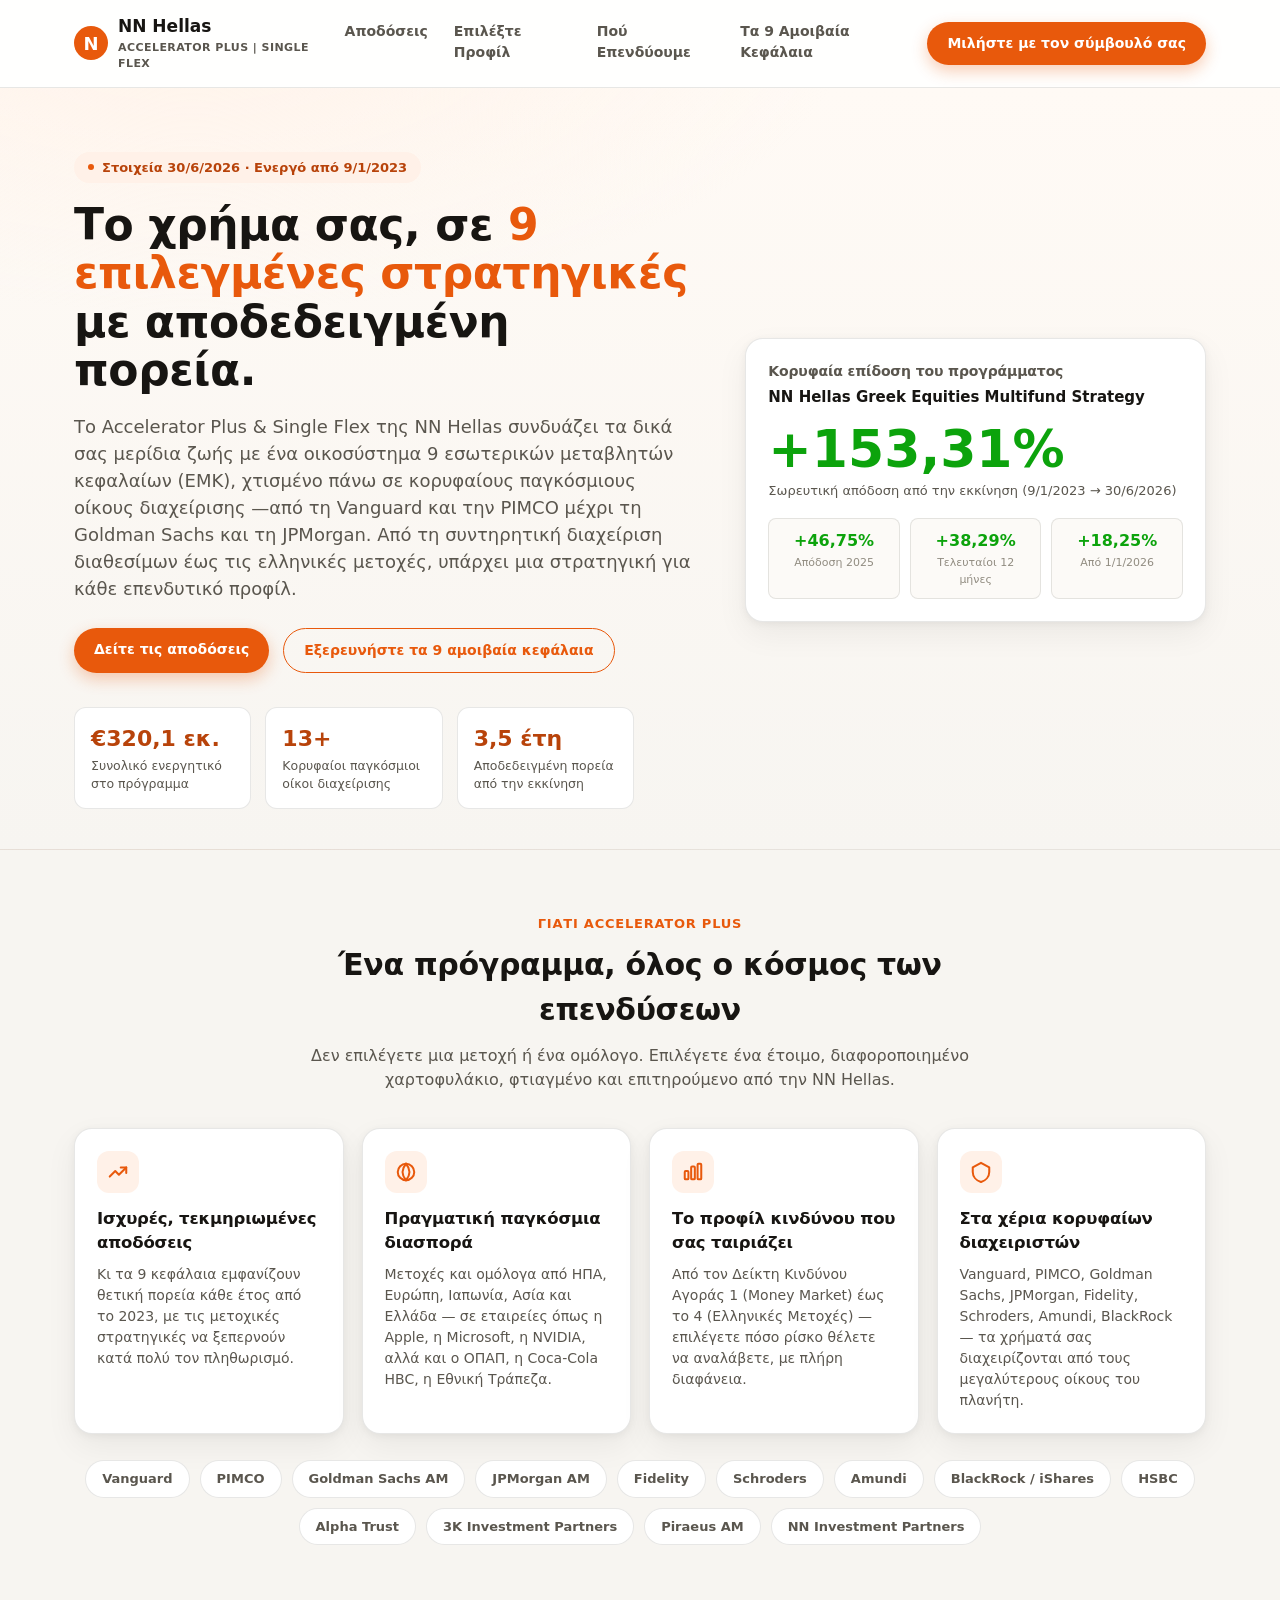
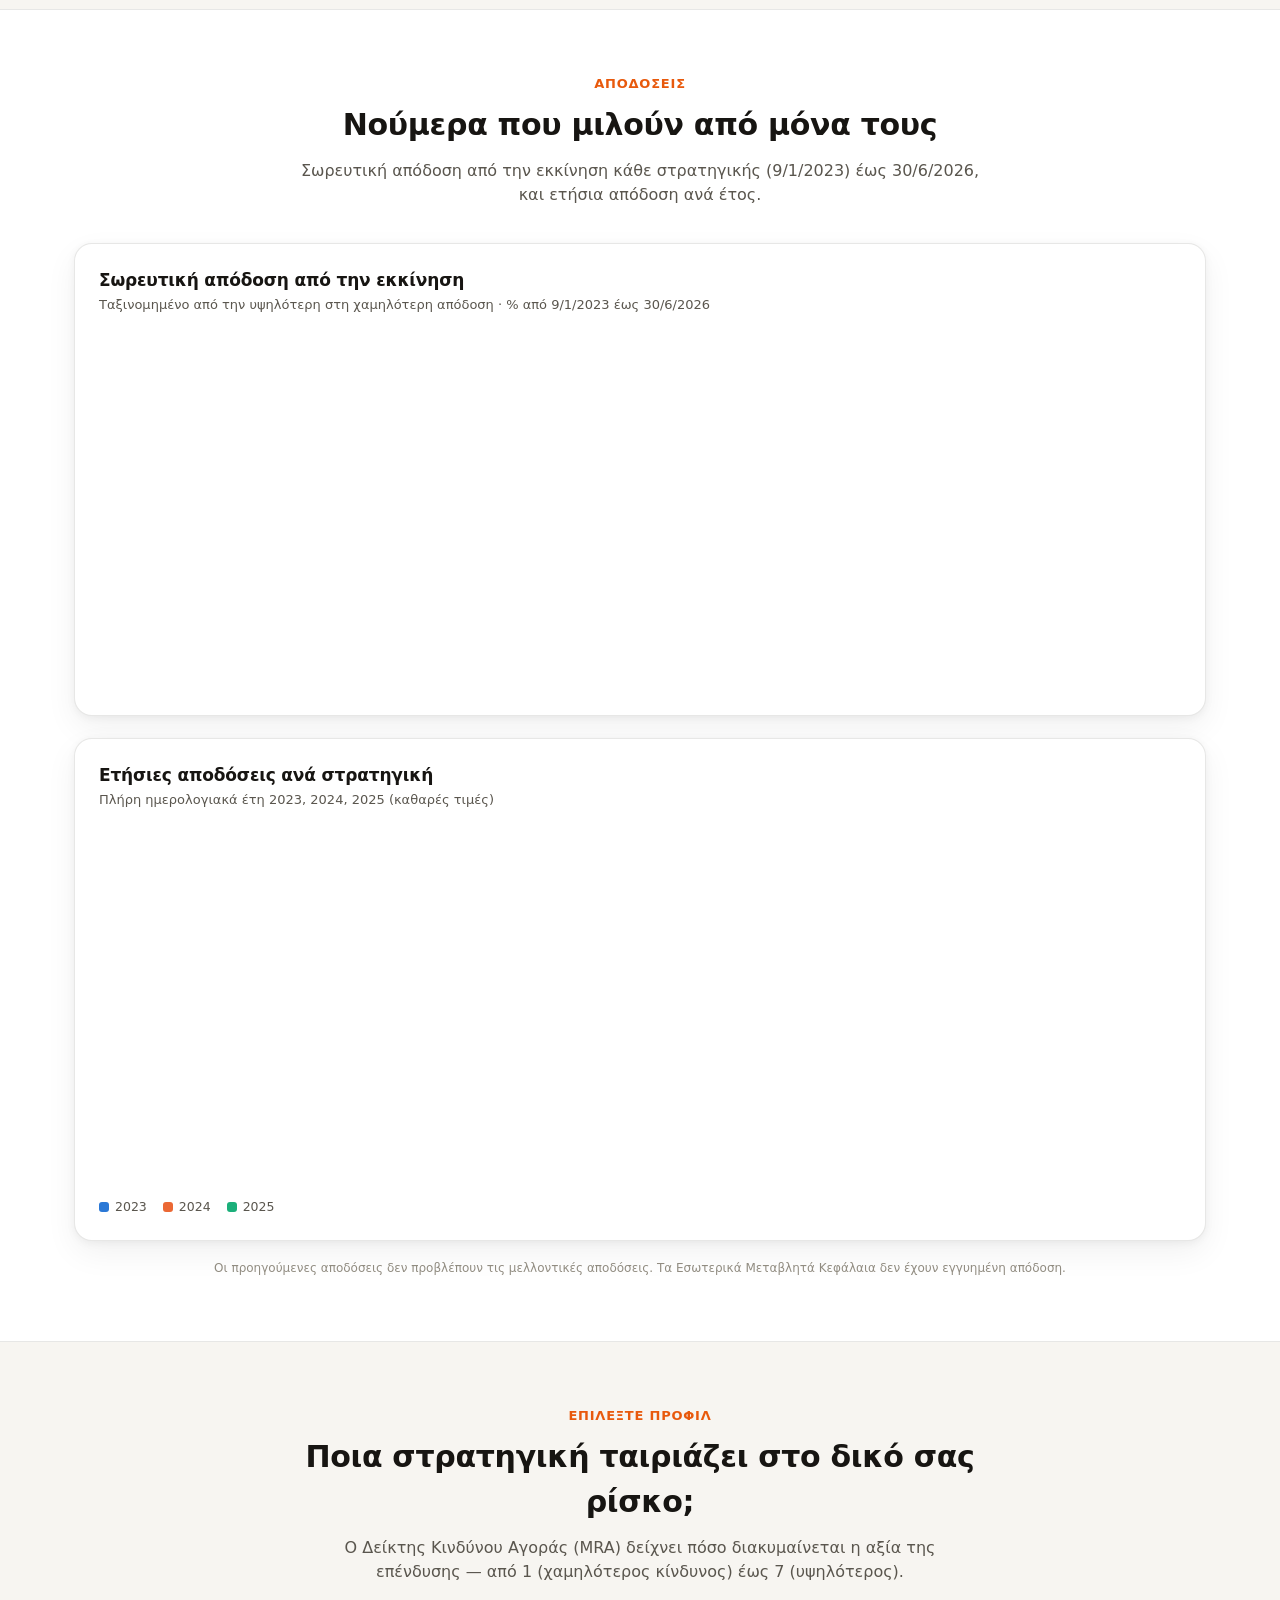
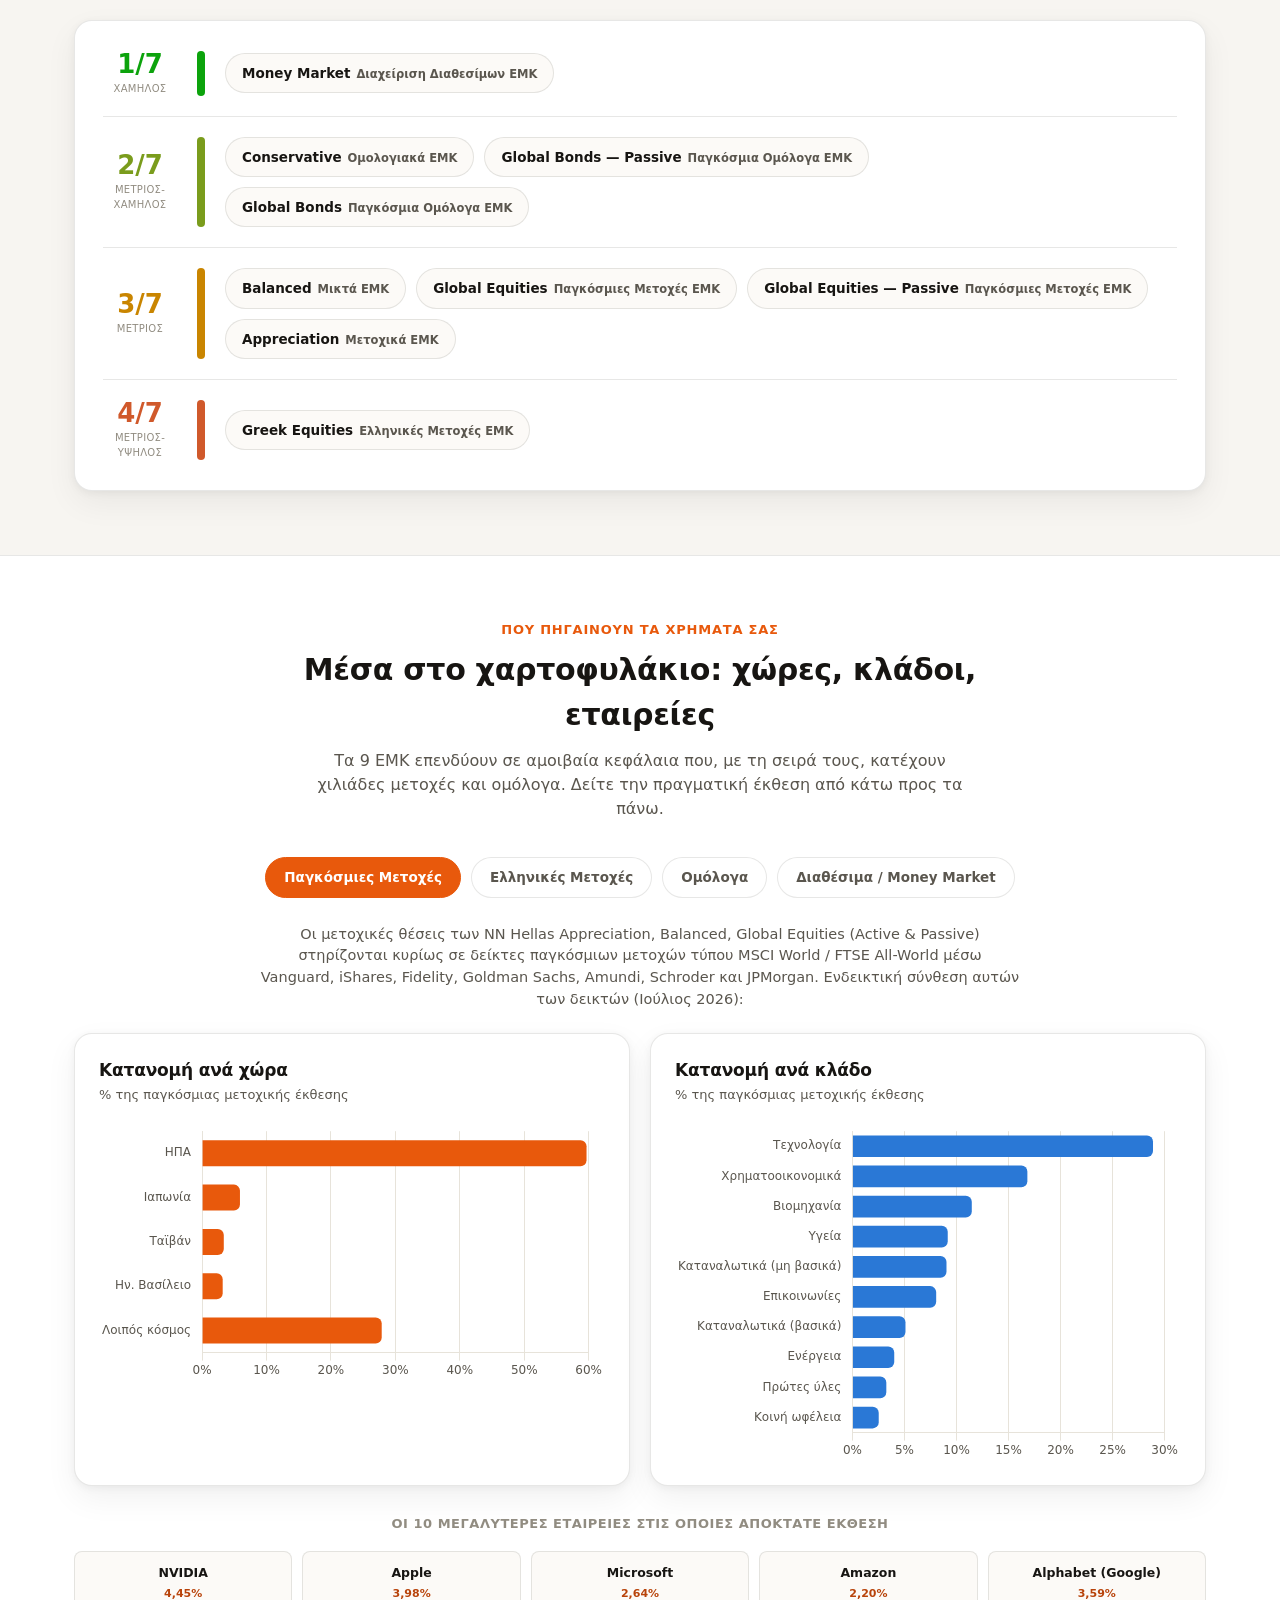
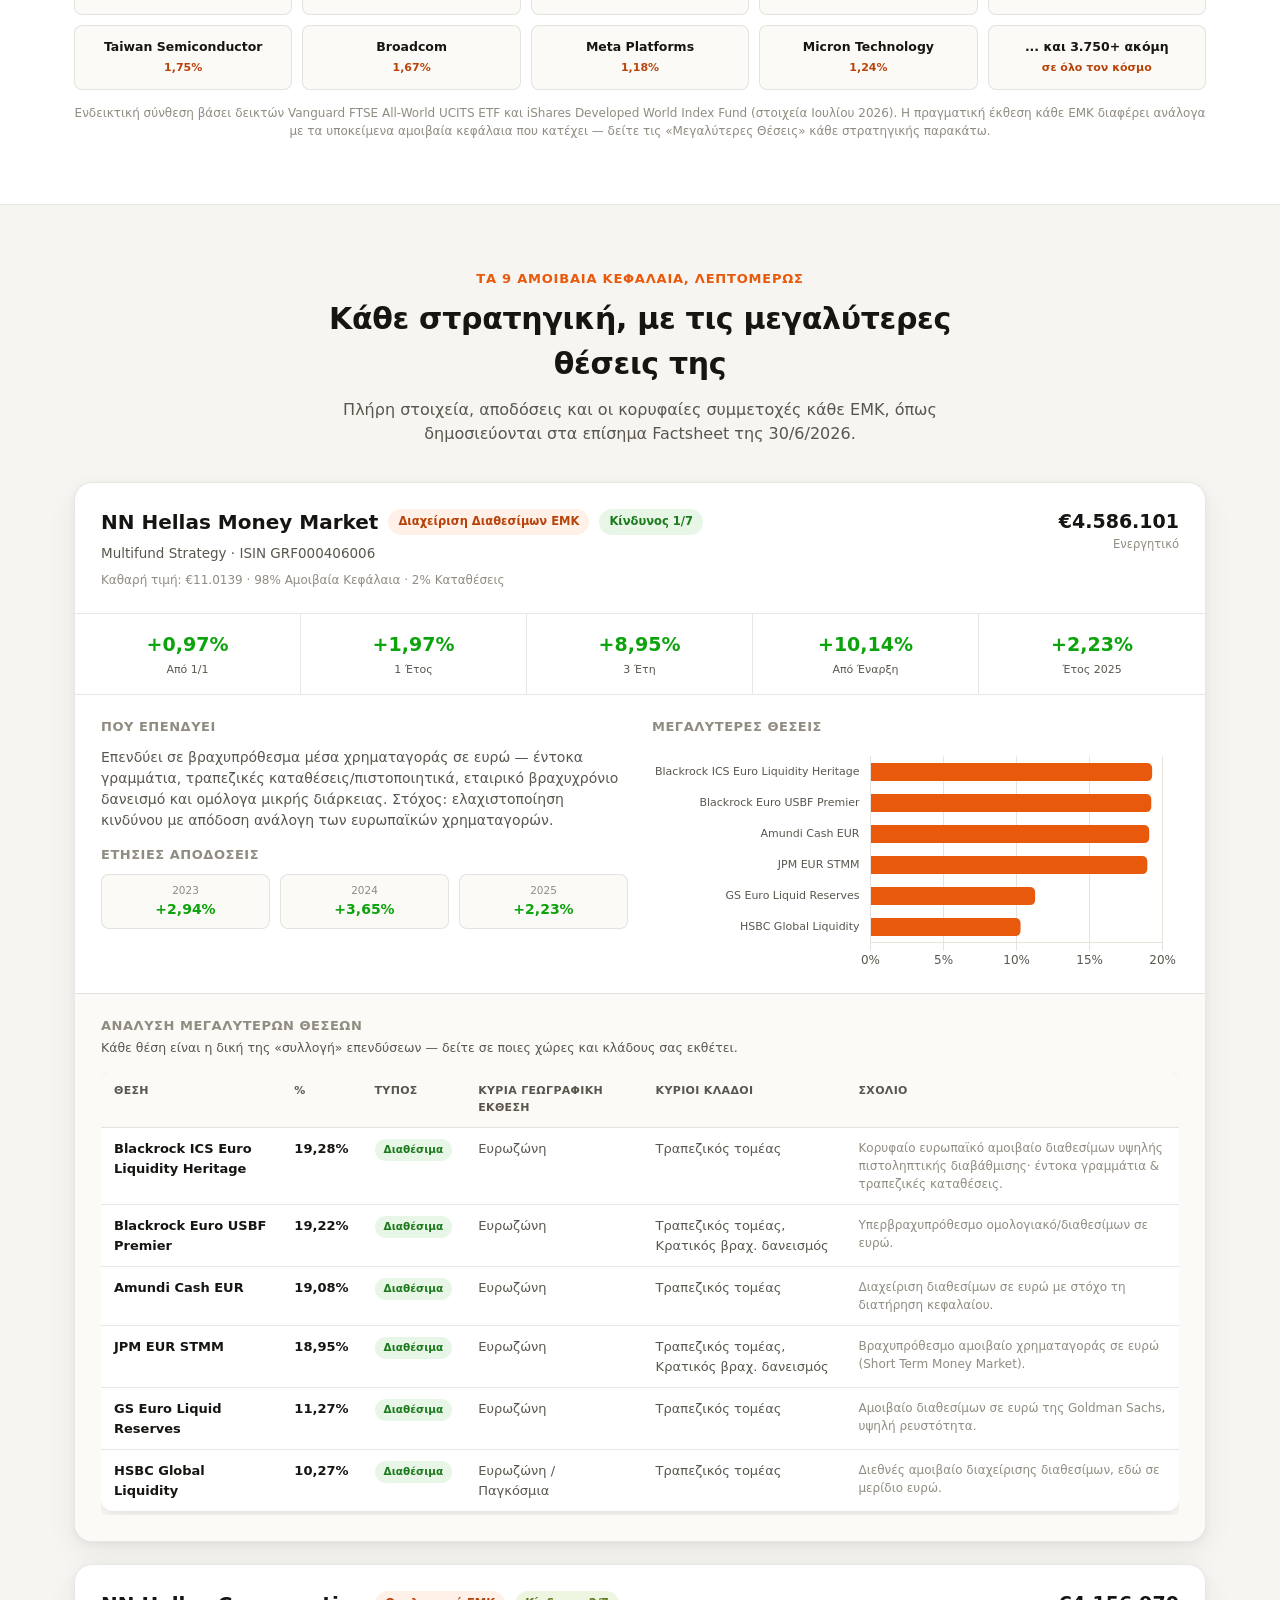
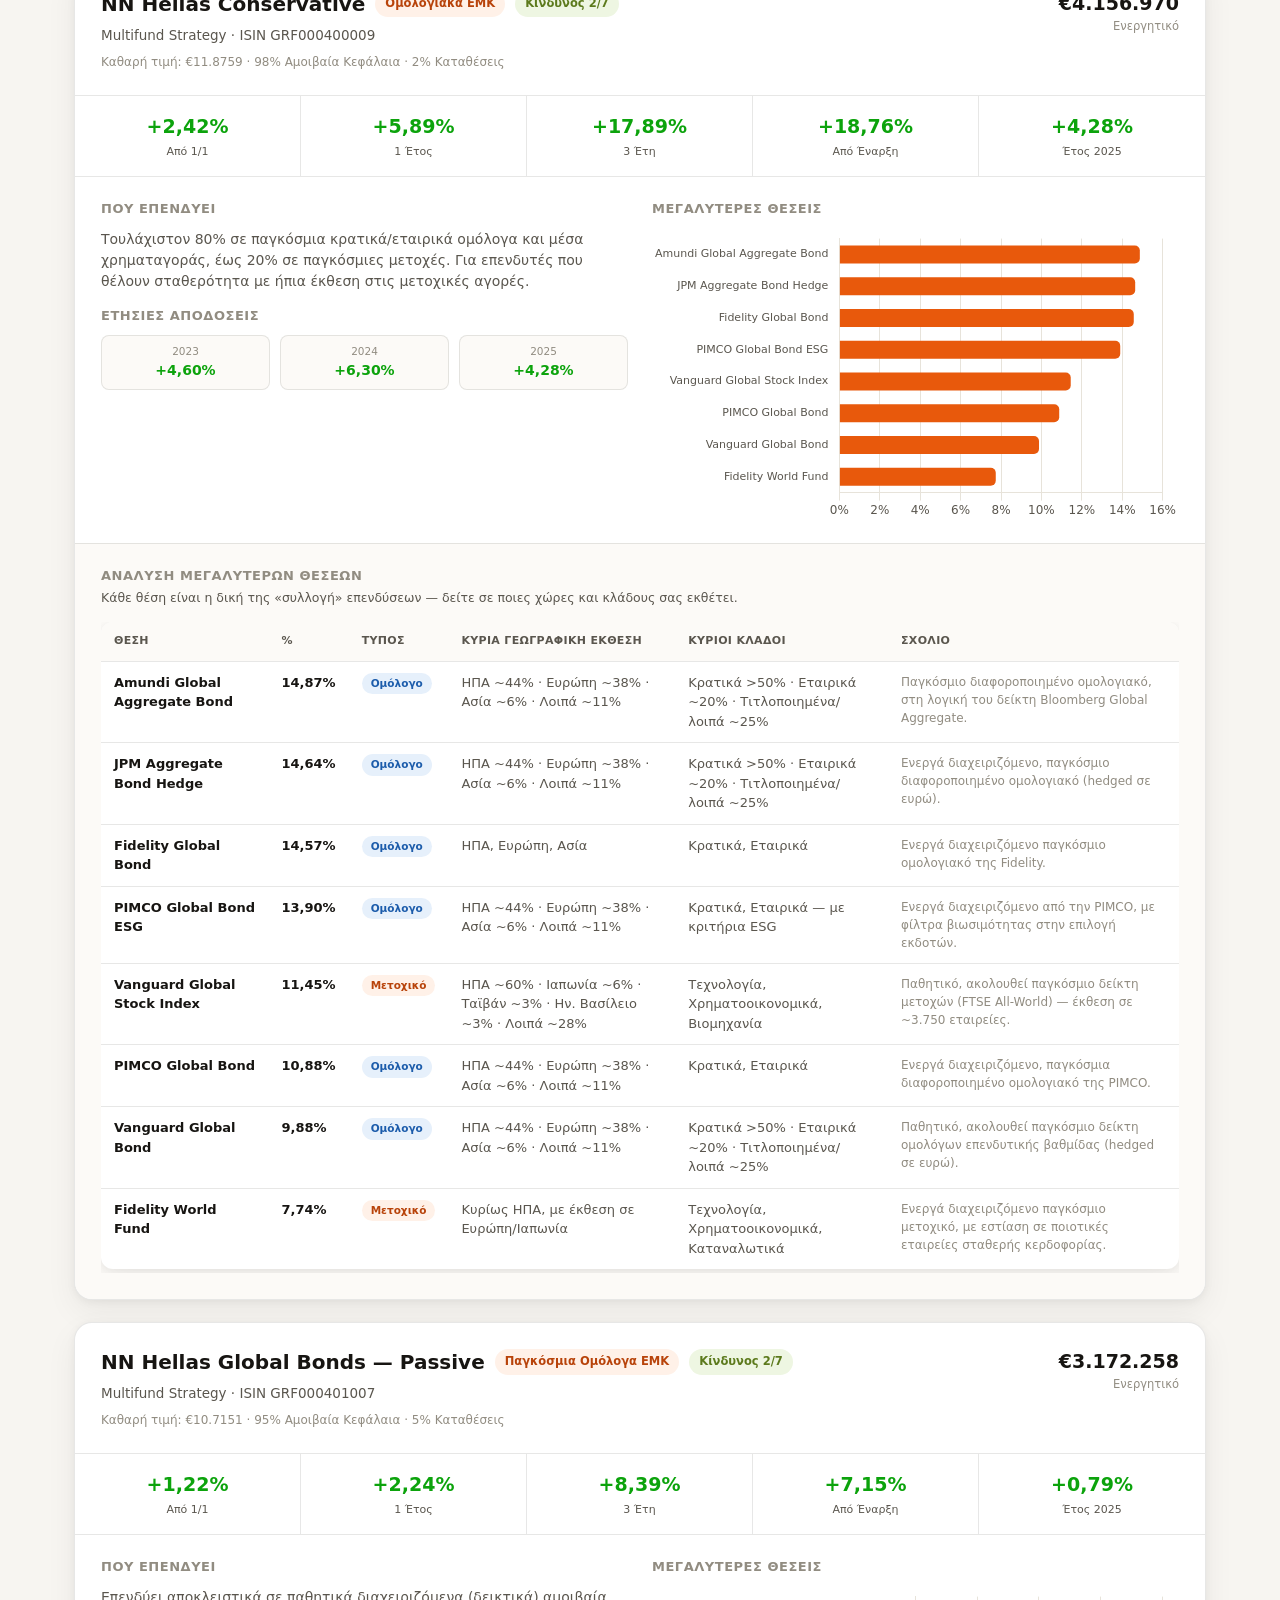
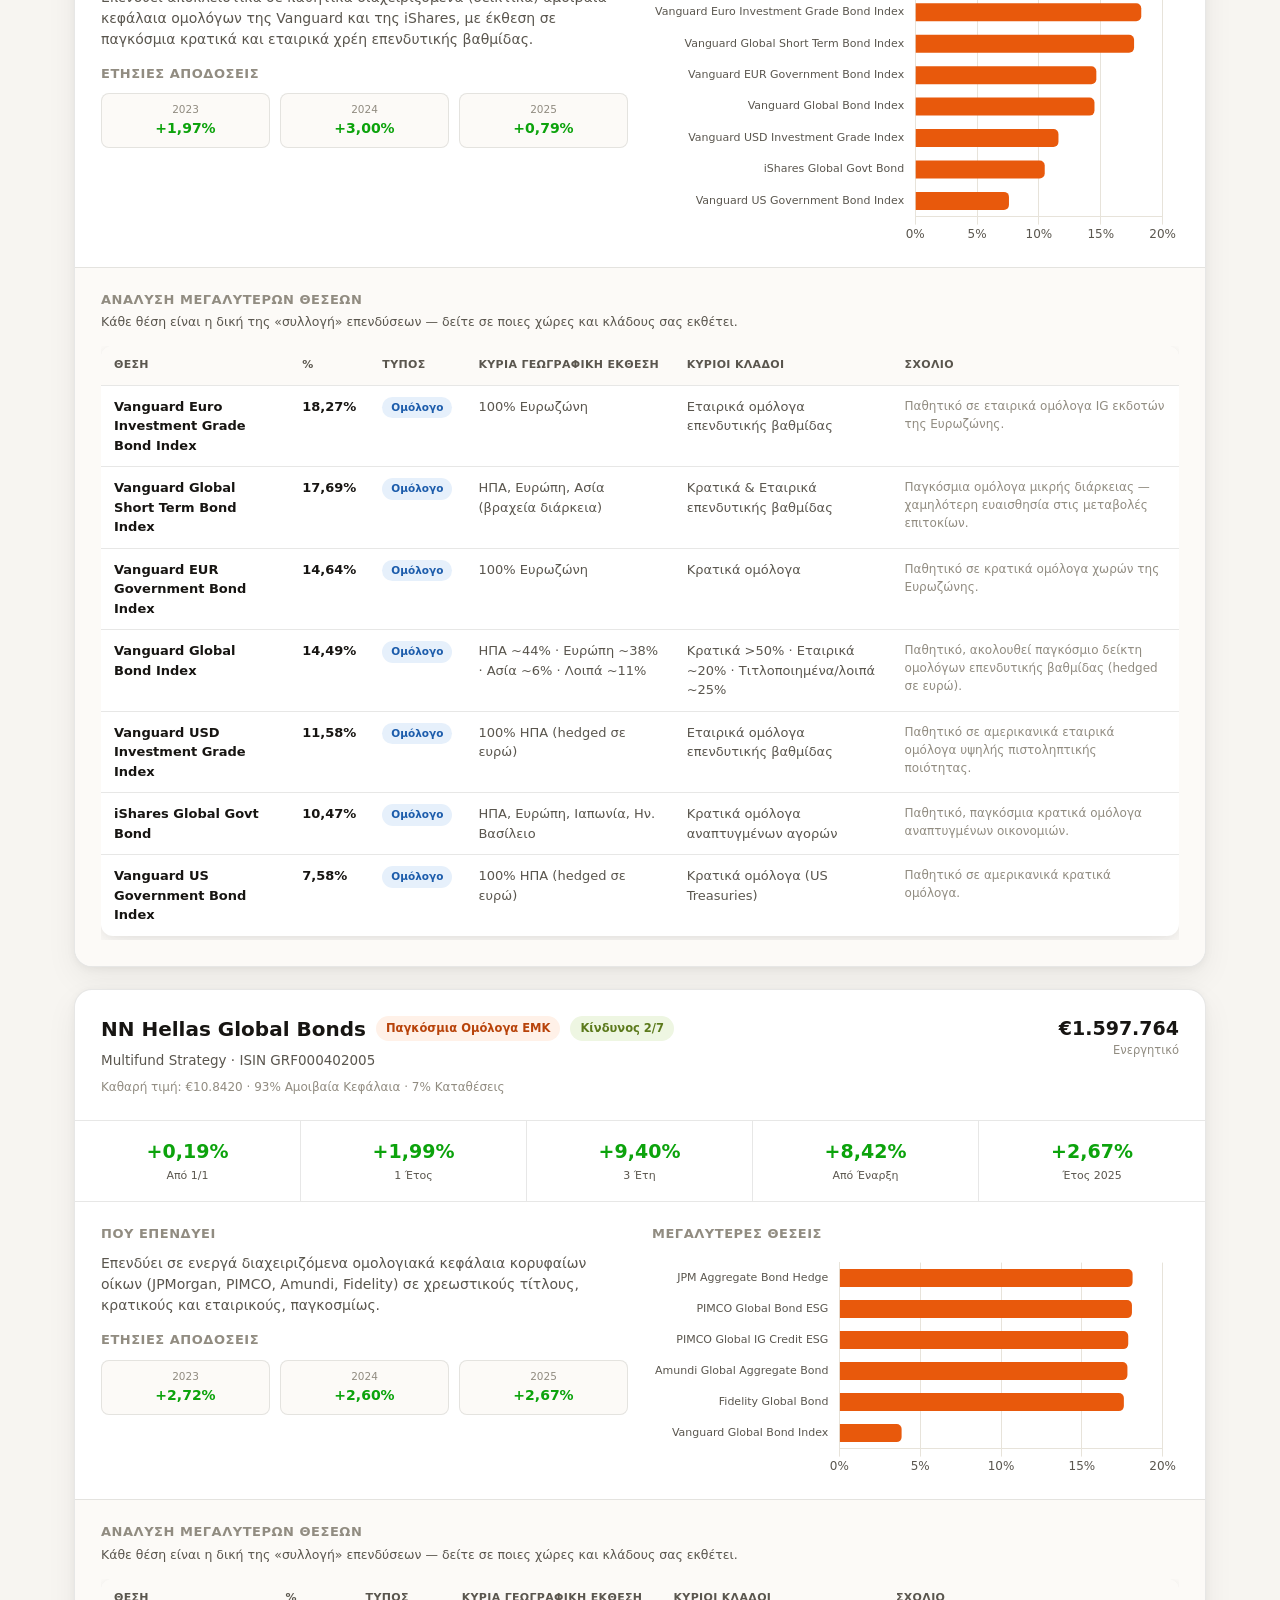
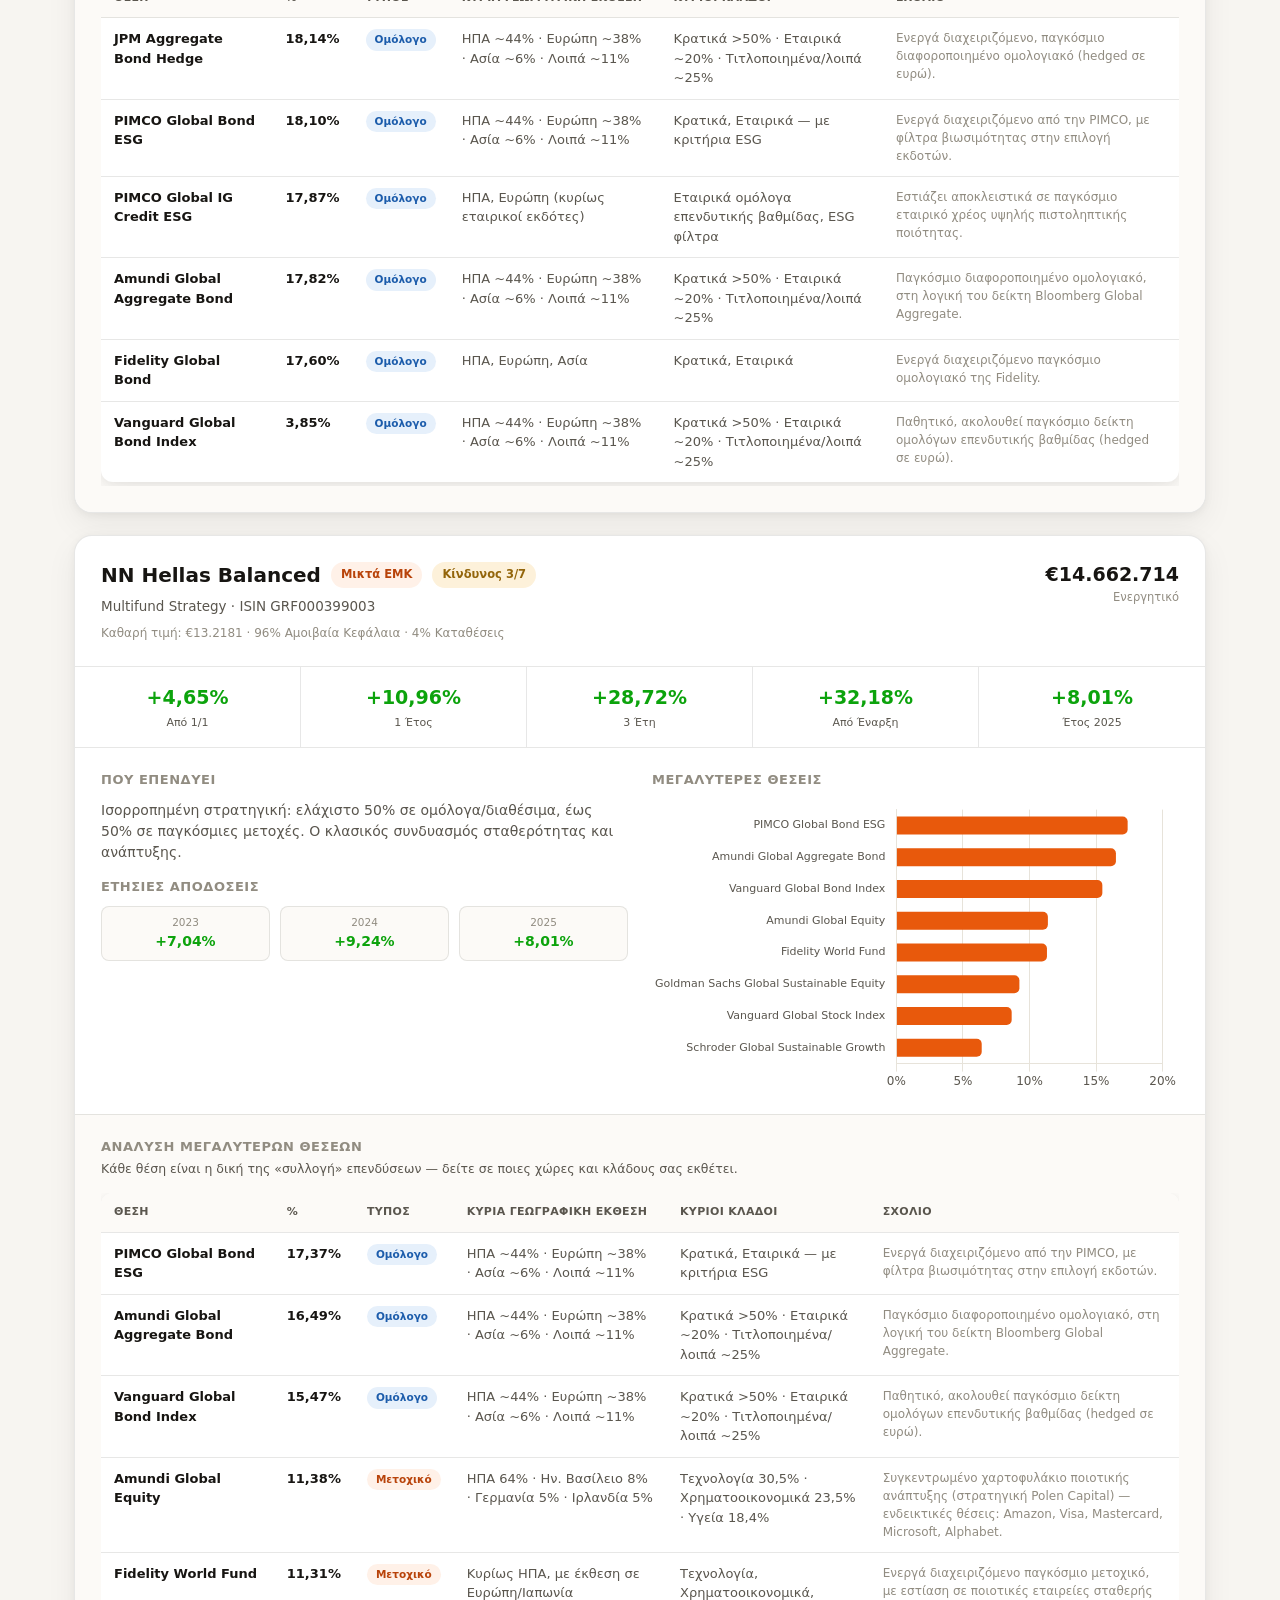
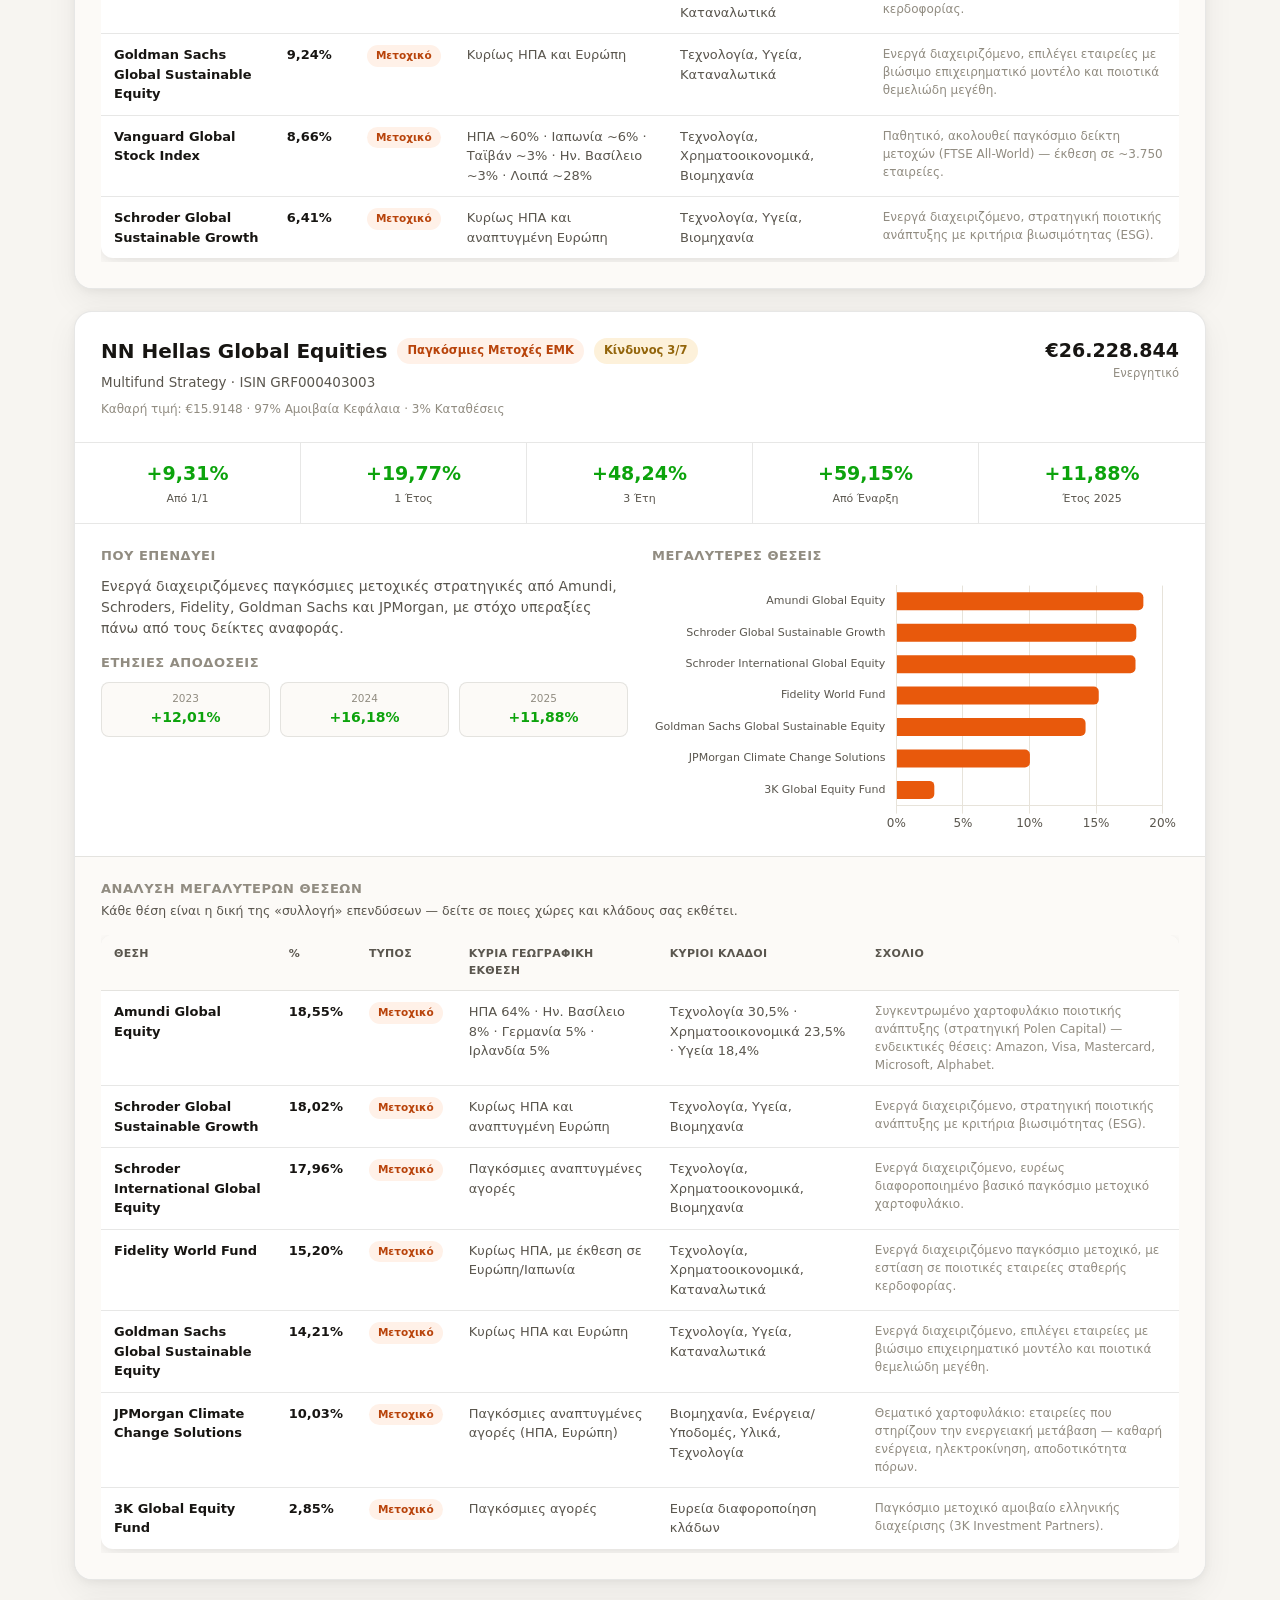
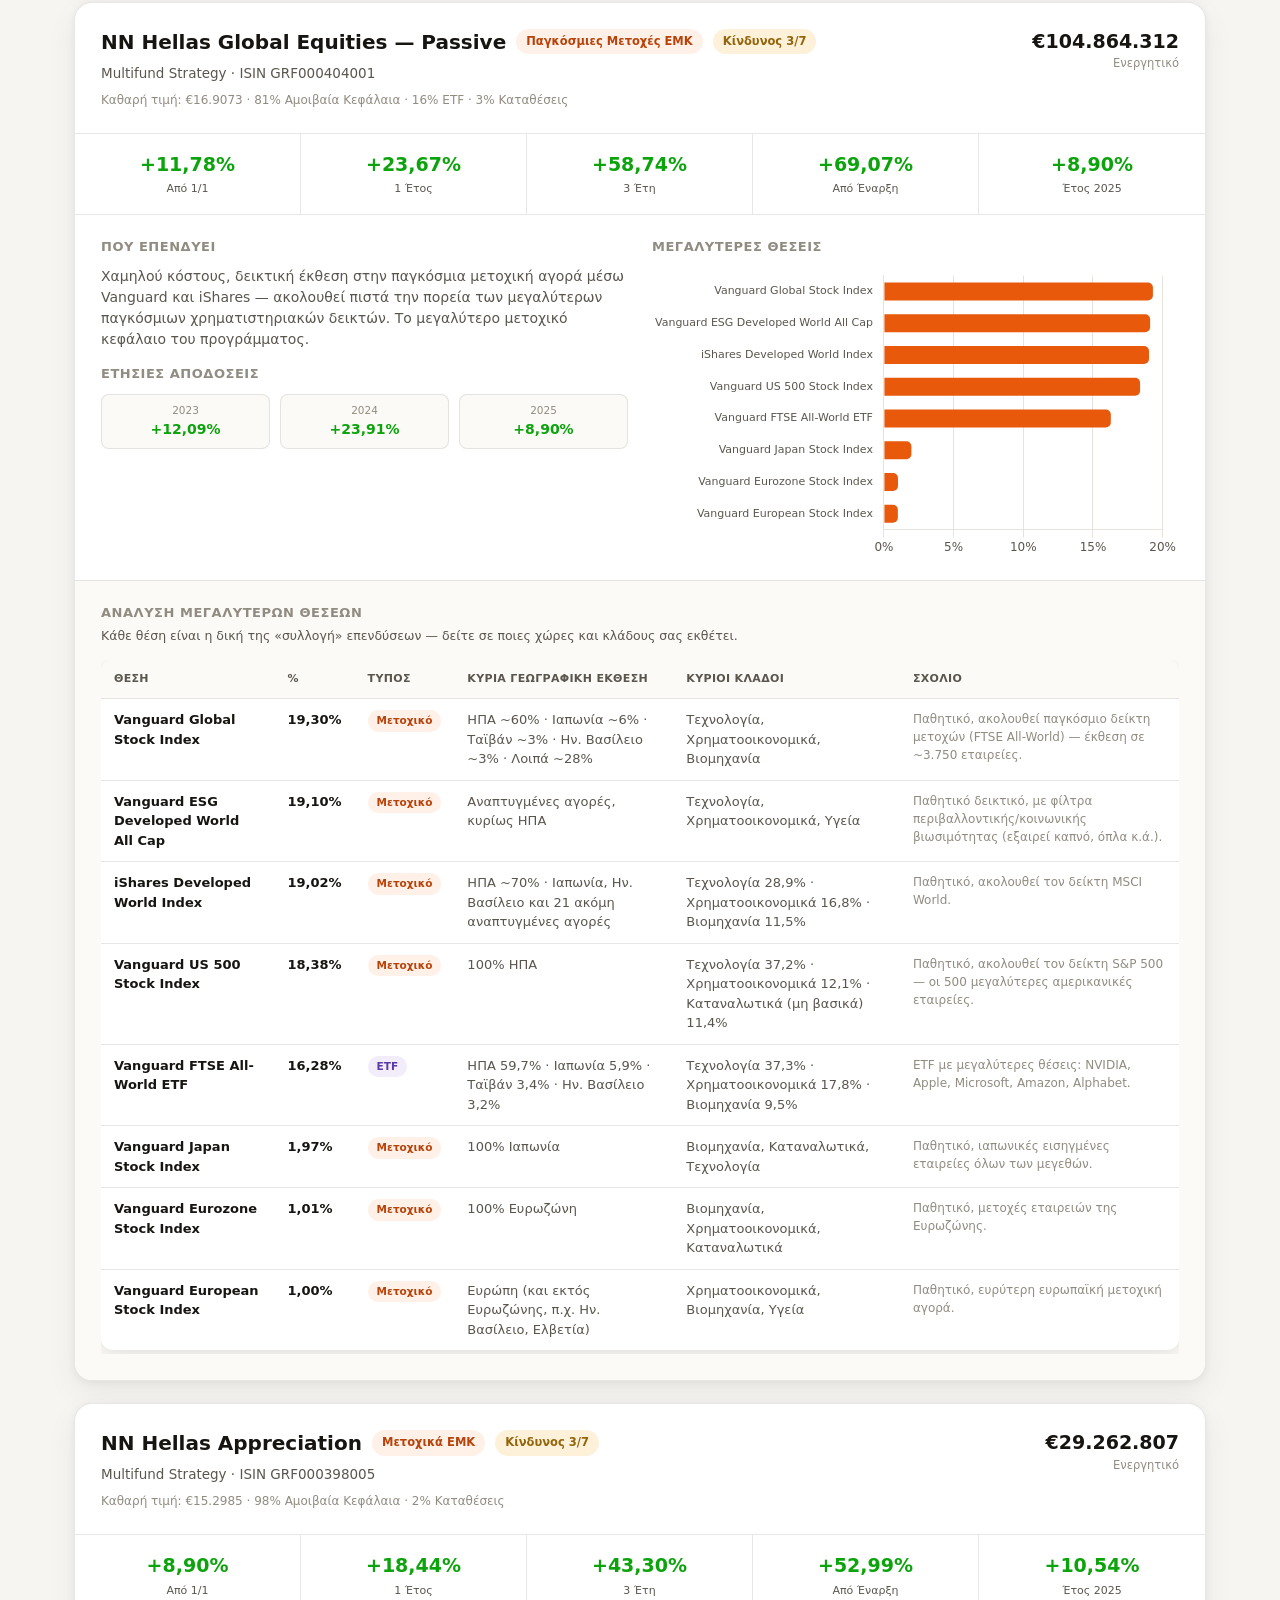
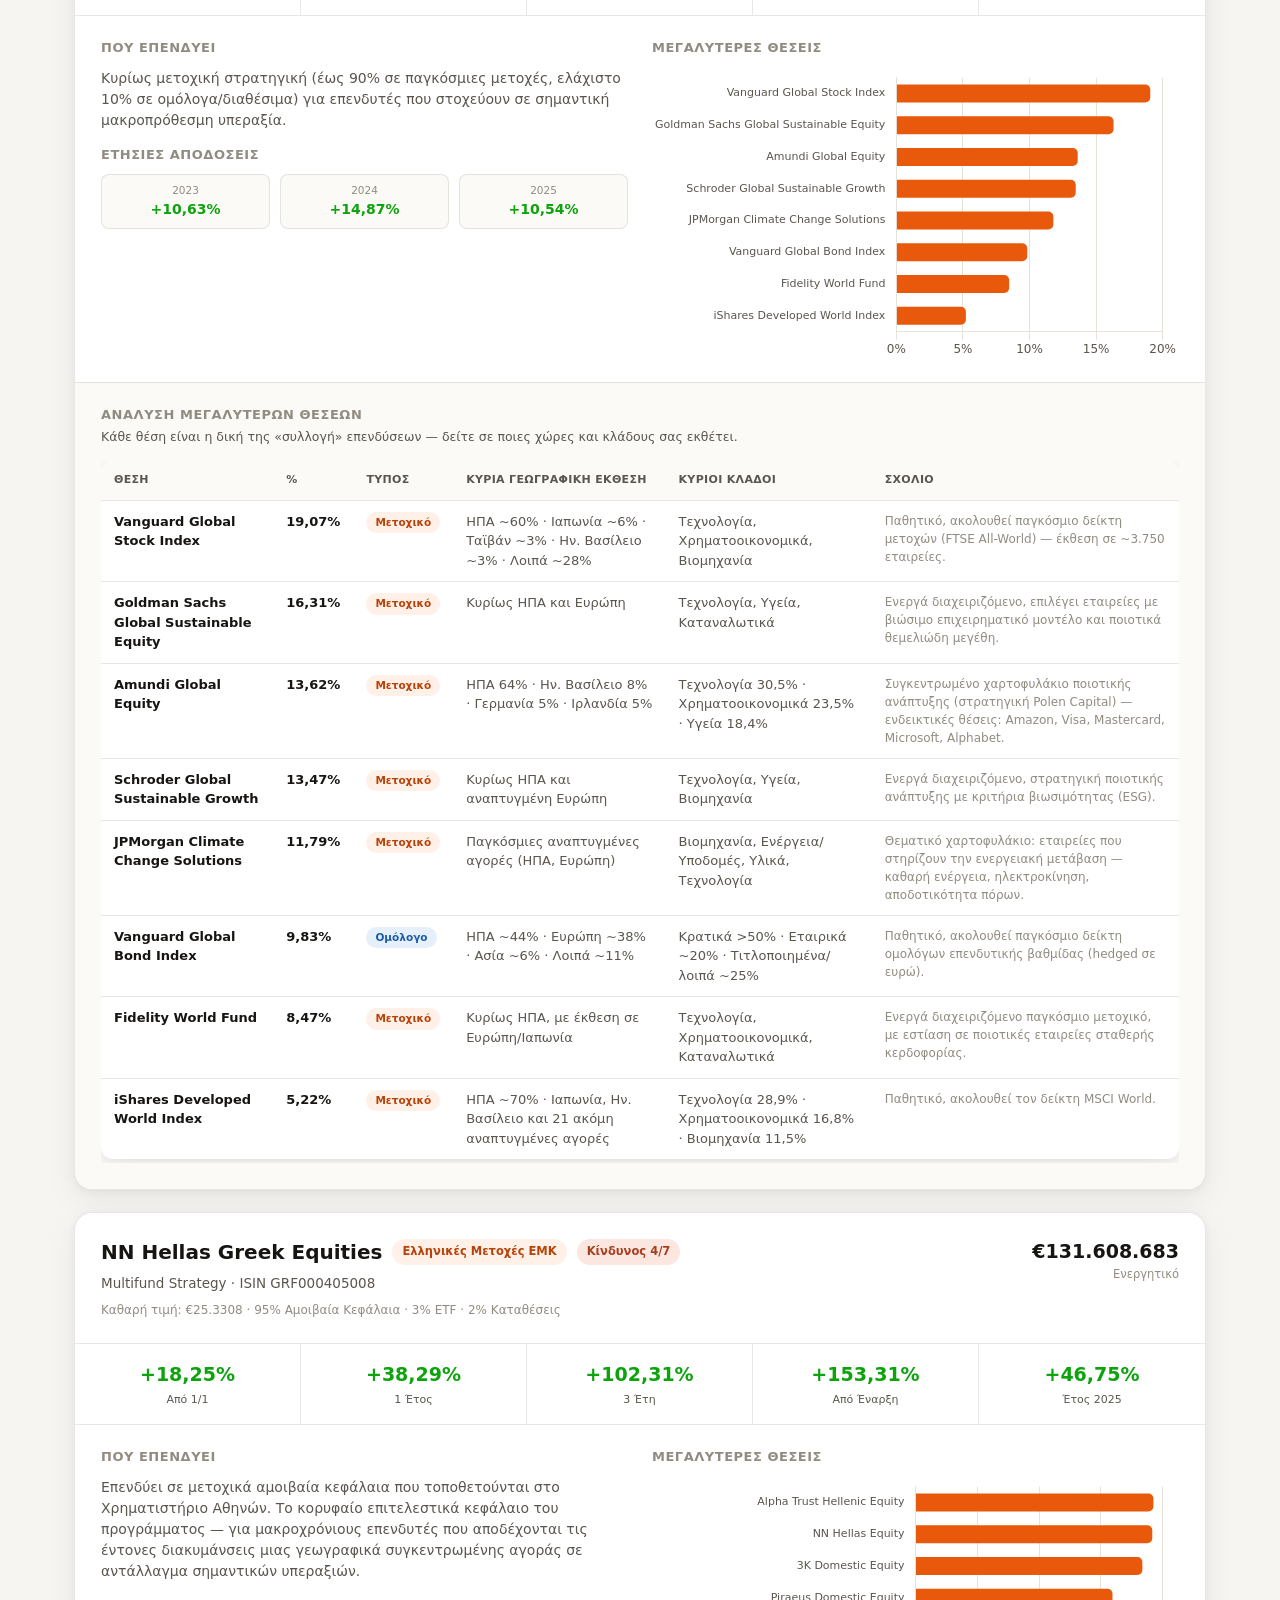
<file: mutualFundspresentationWeb_v1.html>
<!DOCTYPE html>
<html lang="el">
<head>
<meta charset="UTF-8">
<meta name="viewport" content="width=device-width, initial-scale=1.0">
<title>NN Hellas Accelerator Plus — Το επενδυτικό σας ταξίδι</title>
<script>
/*!
 * Chart.js v4.4.4
 * https://www.chartjs.org
 * (c) 2024 Chart.js Contributors
 * Released under the MIT License
 */
!function(t,e){"object"==typeof exports&&"undefined"!=typeof module?module.exports=e():"function"==typeof define&&define.amd?define(e):(t="undefined"!=typeof globalThis?globalThis:t||self).Chart=e()}(this,(function(){"use strict";var t=Object.freeze({__proto__:null,get Colors(){return Go},get Decimation(){return Qo},get Filler(){return ma},get Legend(){return ya},get SubTitle(){return ka},get Title(){return Ma},get Tooltip(){return Ba}});function e(){}const i=(()=>{let t=0;return()=>t++})();function s(t){return null==t}function n(t){if(Array.isArray&&Array.isArray(t))return!0;const e=Object.prototype.toString.call(t);return"[object"===e.slice(0,7)&&"Array]"===e.slice(-6)}function o(t){return null!==t&&"[object Object]"===Object.prototype.toString.call(t)}function a(t){return("number"==typeof t||t instanceof Number)&&isFinite(+t)}function r(t,e){return a(t)?t:e}function l(t,e){return void 0===t?e:t}const h=(t,e)=>"string"==typeof t&&t.endsWith("%")?parseFloat(t)/100:+t/e,c=(t,e)=>"string"==typeof t&&t.endsWith("%")?parseFloat(t)/100*e:+t;function d(t,e,i){if(t&&"function"==typeof t.call)return t.apply(i,e)}function u(t,e,i,s){let a,r,l;if(n(t))if(r=t.length,s)for(a=r-1;a>=0;a--)e.call(i,t[a],a);else for(a=0;a<r;a++)e.call(i,t[a],a);else if(o(t))for(l=Object.keys(t),r=l.length,a=0;a<r;a++)e.call(i,t[l[a]],l[a])}function f(t,e){let i,s,n,o;if(!t||!e||t.length!==e.length)return!1;for(i=0,s=t.length;i<s;++i)if(n=t[i],o=e[i],n.datasetIndex!==o.datasetIndex||n.index!==o.index)return!1;return!0}function g(t){if(n(t))return t.map(g);if(o(t)){const e=Object.create(null),i=Object.keys(t),s=i.length;let n=0;for(;n<s;++n)e[i[n]]=g(t[i[n]]);return e}return t}function p(t){return-1===["__proto__","prototype","constructor"].indexOf(t)}function m(t,e,i,s){if(!p(t))return;const n=e[t],a=i[t];o(n)&&o(a)?x(n,a,s):e[t]=g(a)}function x(t,e,i){const s=n(e)?e:[e],a=s.length;if(!o(t))return t;const r=(i=i||{}).merger||m;let l;for(let e=0;e<a;++e){if(l=s[e],!o(l))continue;const n=Object.keys(l);for(let e=0,s=n.length;e<s;++e)r(n[e],t,l,i)}return t}function b(t,e){return x(t,e,{merger:_})}function _(t,e,i){if(!p(t))return;const s=e[t],n=i[t];o(s)&&o(n)?b(s,n):Object.prototype.hasOwnProperty.call(e,t)||(e[t]=g(n))}const y={"":t=>t,x:t=>t.x,y:t=>t.y};function v(t){const e=t.split("."),i=[];let s="";for(const t of e)s+=t,s.endsWith("\\")?s=s.slice(0,-1)+".":(i.push(s),s="");return i}function M(t,e){const i=y[e]||(y[e]=function(t){const e=v(t);return t=>{for(const i of e){if(""===i)break;t=t&&t[i]}return t}}(e));return i(t)}function w(t){return t.charAt(0).toUpperCase()+t.slice(1)}const k=t=>void 0!==t,S=t=>"function"==typeof t,P=(t,e)=>{if(t.size!==e.size)return!1;for(const i of t)if(!e.has(i))return!1;return!0};function D(t){return"mouseup"===t.type||"click"===t.type||"contextmenu"===t.type}const C=Math.PI,O=2*C,A=O+C,T=Number.POSITIVE_INFINITY,L=C/180,E=C/2,R=C/4,I=2*C/3,z=Math.log10,F=Math.sign;function V(t,e,i){return Math.abs(t-e)<i}function B(t){const e=Math.round(t);t=V(t,e,t/1e3)?e:t;const i=Math.pow(10,Math.floor(z(t))),s=t/i;return(s<=1?1:s<=2?2:s<=5?5:10)*i}function W(t){const e=[],i=Math.sqrt(t);let s;for(s=1;s<i;s++)t%s==0&&(e.push(s),e.push(t/s));return i===(0|i)&&e.push(i),e.sort(((t,e)=>t-e)).pop(),e}function N(t){return!isNaN(parseFloat(t))&&isFinite(t)}function H(t,e){const i=Math.round(t);return i-e<=t&&i+e>=t}function j(t,e,i){let s,n,o;for(s=0,n=t.length;s<n;s++)o=t[s][i],isNaN(o)||(e.min=Math.min(e.min,o),e.max=Math.max(e.max,o))}function $(t){return t*(C/180)}function Y(t){return t*(180/C)}function U(t){if(!a(t))return;let e=1,i=0;for(;Math.round(t*e)/e!==t;)e*=10,i++;return i}function X(t,e){const i=e.x-t.x,s=e.y-t.y,n=Math.sqrt(i*i+s*s);let o=Math.atan2(s,i);return o<-.5*C&&(o+=O),{angle:o,distance:n}}function q(t,e){return Math.sqrt(Math.pow(e.x-t.x,2)+Math.pow(e.y-t.y,2))}function K(t,e){return(t-e+A)%O-C}function G(t){return(t%O+O)%O}function Z(t,e,i,s){const n=G(t),o=G(e),a=G(i),r=G(o-n),l=G(a-n),h=G(n-o),c=G(n-a);return n===o||n===a||s&&o===a||r>l&&h<c}function J(t,e,i){return Math.max(e,Math.min(i,t))}function Q(t){return J(t,-32768,32767)}function tt(t,e,i,s=1e-6){return t>=Math.min(e,i)-s&&t<=Math.max(e,i)+s}function et(t,e,i){i=i||(i=>t[i]<e);let s,n=t.length-1,o=0;for(;n-o>1;)s=o+n>>1,i(s)?o=s:n=s;return{lo:o,hi:n}}const it=(t,e,i,s)=>et(t,i,s?s=>{const n=t[s][e];return n<i||n===i&&t[s+1][e]===i}:s=>t[s][e]<i),st=(t,e,i)=>et(t,i,(s=>t[s][e]>=i));function nt(t,e,i){let s=0,n=t.length;for(;s<n&&t[s]<e;)s++;for(;n>s&&t[n-1]>i;)n--;return s>0||n<t.length?t.slice(s,n):t}const ot=["push","pop","shift","splice","unshift"];function at(t,e){t._chartjs?t._chartjs.listeners.push(e):(Object.defineProperty(t,"_chartjs",{configurable:!0,enumerable:!1,value:{listeners:[e]}}),ot.forEach((e=>{const i="_onData"+w(e),s=t[e];Object.defineProperty(t,e,{configurable:!0,enumerable:!1,value(...e){const n=s.apply(this,e);return t._chartjs.listeners.forEach((t=>{"function"==typeof t[i]&&t[i](...e)})),n}})})))}function rt(t,e){const i=t._chartjs;if(!i)return;const s=i.listeners,n=s.indexOf(e);-1!==n&&s.splice(n,1),s.length>0||(ot.forEach((e=>{delete t[e]})),delete t._chartjs)}function lt(t){const e=new Set(t);return e.size===t.length?t:Array.from(e)}const ht="undefined"==typeof window?function(t){return t()}:window.requestAnimationFrame;function ct(t,e){let i=[],s=!1;return function(...n){i=n,s||(s=!0,ht.call(window,(()=>{s=!1,t.apply(e,i)})))}}function dt(t,e){let i;return function(...s){return e?(clearTimeout(i),i=setTimeout(t,e,s)):t.apply(this,s),e}}const ut=t=>"start"===t?"left":"end"===t?"right":"center",ft=(t,e,i)=>"start"===t?e:"end"===t?i:(e+i)/2,gt=(t,e,i,s)=>t===(s?"left":"right")?i:"center"===t?(e+i)/2:e;function pt(t,e,i){const s=e.length;let n=0,o=s;if(t._sorted){const{iScale:a,_parsed:r}=t,l=a.axis,{min:h,max:c,minDefined:d,maxDefined:u}=a.getUserBounds();d&&(n=J(Math.min(it(r,l,h).lo,i?s:it(e,l,a.getPixelForValue(h)).lo),0,s-1)),o=u?J(Math.max(it(r,a.axis,c,!0).hi+1,i?0:it(e,l,a.getPixelForValue(c),!0).hi+1),n,s)-n:s-n}return{start:n,count:o}}function mt(t){const{xScale:e,yScale:i,_scaleRanges:s}=t,n={xmin:e.min,xmax:e.max,ymin:i.min,ymax:i.max};if(!s)return t._scaleRanges=n,!0;const o=s.xmin!==e.min||s.xmax!==e.max||s.ymin!==i.min||s.ymax!==i.max;return Object.assign(s,n),o}class xt{constructor(){this._request=null,this._charts=new Map,this._running=!1,this._lastDate=void 0}_notify(t,e,i,s){const n=e.listeners[s],o=e.duration;n.forEach((s=>s({chart:t,initial:e.initial,numSteps:o,currentStep:Math.min(i-e.start,o)})))}_refresh(){this._request||(this._running=!0,this._request=ht.call(window,(()=>{this._update(),this._request=null,this._running&&this._refresh()})))}_update(t=Date.now()){let e=0;this._charts.forEach(((i,s)=>{if(!i.running||!i.items.length)return;const n=i.items;let o,a=n.length-1,r=!1;for(;a>=0;--a)o=n[a],o._active?(o._total>i.duration&&(i.duration=o._total),o.tick(t),r=!0):(n[a]=n[n.length-1],n.pop());r&&(s.draw(),this._notify(s,i,t,"progress")),n.length||(i.running=!1,this._notify(s,i,t,"complete"),i.initial=!1),e+=n.length})),this._lastDate=t,0===e&&(this._running=!1)}_getAnims(t){const e=this._charts;let i=e.get(t);return i||(i={running:!1,initial:!0,items:[],listeners:{complete:[],progress:[]}},e.set(t,i)),i}listen(t,e,i){this._getAnims(t).listeners[e].push(i)}add(t,e){e&&e.length&&this._getAnims(t).items.push(...e)}has(t){return this._getAnims(t).items.length>0}start(t){const e=this._charts.get(t);e&&(e.running=!0,e.start=Date.now(),e.duration=e.items.reduce(((t,e)=>Math.max(t,e._duration)),0),this._refresh())}running(t){if(!this._running)return!1;const e=this._charts.get(t);return!!(e&&e.running&&e.items.length)}stop(t){const e=this._charts.get(t);if(!e||!e.items.length)return;const i=e.items;let s=i.length-1;for(;s>=0;--s)i[s].cancel();e.items=[],this._notify(t,e,Date.now(),"complete")}remove(t){return this._charts.delete(t)}}var bt=new xt;
/*!
 * @kurkle/color v0.3.2
 * https://github.com/kurkle/color#readme
 * (c) 2023 Jukka Kurkela
 * Released under the MIT License
 */function _t(t){return t+.5|0}const yt=(t,e,i)=>Math.max(Math.min(t,i),e);function vt(t){return yt(_t(2.55*t),0,255)}function Mt(t){return yt(_t(255*t),0,255)}function wt(t){return yt(_t(t/2.55)/100,0,1)}function kt(t){return yt(_t(100*t),0,100)}const St={0:0,1:1,2:2,3:3,4:4,5:5,6:6,7:7,8:8,9:9,A:10,B:11,C:12,D:13,E:14,F:15,a:10,b:11,c:12,d:13,e:14,f:15},Pt=[..."0123456789ABCDEF"],Dt=t=>Pt[15&t],Ct=t=>Pt[(240&t)>>4]+Pt[15&t],Ot=t=>(240&t)>>4==(15&t);function At(t){var e=(t=>Ot(t.r)&&Ot(t.g)&&Ot(t.b)&&Ot(t.a))(t)?Dt:Ct;return t?"#"+e(t.r)+e(t.g)+e(t.b)+((t,e)=>t<255?e(t):"")(t.a,e):void 0}const Tt=/^(hsla?|hwb|hsv)\(\s*([-+.e\d]+)(?:deg)?[\s,]+([-+.e\d]+)%[\s,]+([-+.e\d]+)%(?:[\s,]+([-+.e\d]+)(%)?)?\s*\)$/;function Lt(t,e,i){const s=e*Math.min(i,1-i),n=(e,n=(e+t/30)%12)=>i-s*Math.max(Math.min(n-3,9-n,1),-1);return[n(0),n(8),n(4)]}function Et(t,e,i){const s=(s,n=(s+t/60)%6)=>i-i*e*Math.max(Math.min(n,4-n,1),0);return[s(5),s(3),s(1)]}function Rt(t,e,i){const s=Lt(t,1,.5);let n;for(e+i>1&&(n=1/(e+i),e*=n,i*=n),n=0;n<3;n++)s[n]*=1-e-i,s[n]+=e;return s}function It(t){const e=t.r/255,i=t.g/255,s=t.b/255,n=Math.max(e,i,s),o=Math.min(e,i,s),a=(n+o)/2;let r,l,h;return n!==o&&(h=n-o,l=a>.5?h/(2-n-o):h/(n+o),r=function(t,e,i,s,n){return t===n?(e-i)/s+(e<i?6:0):e===n?(i-t)/s+2:(t-e)/s+4}(e,i,s,h,n),r=60*r+.5),[0|r,l||0,a]}function zt(t,e,i,s){return(Array.isArray(e)?t(e[0],e[1],e[2]):t(e,i,s)).map(Mt)}function Ft(t,e,i){return zt(Lt,t,e,i)}function Vt(t){return(t%360+360)%360}function Bt(t){const e=Tt.exec(t);let i,s=255;if(!e)return;e[5]!==i&&(s=e[6]?vt(+e[5]):Mt(+e[5]));const n=Vt(+e[2]),o=+e[3]/100,a=+e[4]/100;return i="hwb"===e[1]?function(t,e,i){return zt(Rt,t,e,i)}(n,o,a):"hsv"===e[1]?function(t,e,i){return zt(Et,t,e,i)}(n,o,a):Ft(n,o,a),{r:i[0],g:i[1],b:i[2],a:s}}const Wt={x:"dark",Z:"light",Y:"re",X:"blu",W:"gr",V:"medium",U:"slate",A:"ee",T:"ol",S:"or",B:"ra",C:"lateg",D:"ights",R:"in",Q:"turquois",E:"hi",P:"ro",O:"al",N:"le",M:"de",L:"yello",F:"en",K:"ch",G:"arks",H:"ea",I:"ightg",J:"wh"},Nt={OiceXe:"f0f8ff",antiquewEte:"faebd7",aqua:"ffff",aquamarRe:"7fffd4",azuY:"f0ffff",beige:"f5f5dc",bisque:"ffe4c4",black:"0",blanKedOmond:"ffebcd",Xe:"ff",XeviTet:"8a2be2",bPwn:"a52a2a",burlywood:"deb887",caMtXe:"5f9ea0",KartYuse:"7fff00",KocTate:"d2691e",cSO:"ff7f50",cSnflowerXe:"6495ed",cSnsilk:"fff8dc",crimson:"dc143c",cyan:"ffff",xXe:"8b",xcyan:"8b8b",xgTMnPd:"b8860b",xWay:"a9a9a9",xgYF:"6400",xgYy:"a9a9a9",xkhaki:"bdb76b",xmagFta:"8b008b",xTivegYF:"556b2f",xSange:"ff8c00",xScEd:"9932cc",xYd:"8b0000",xsOmon:"e9967a",xsHgYF:"8fbc8f",xUXe:"483d8b",xUWay:"2f4f4f",xUgYy:"2f4f4f",xQe:"ced1",xviTet:"9400d3",dAppRk:"ff1493",dApskyXe:"bfff",dimWay:"696969",dimgYy:"696969",dodgerXe:"1e90ff",fiYbrick:"b22222",flSOwEte:"fffaf0",foYstWAn:"228b22",fuKsia:"ff00ff",gaRsbSo:"dcdcdc",ghostwEte:"f8f8ff",gTd:"ffd700",gTMnPd:"daa520",Way:"808080",gYF:"8000",gYFLw:"adff2f",gYy:"808080",honeyMw:"f0fff0",hotpRk:"ff69b4",RdianYd:"cd5c5c",Rdigo:"4b0082",ivSy:"fffff0",khaki:"f0e68c",lavFMr:"e6e6fa",lavFMrXsh:"fff0f5",lawngYF:"7cfc00",NmoncEffon:"fffacd",ZXe:"add8e6",ZcSO:"f08080",Zcyan:"e0ffff",ZgTMnPdLw:"fafad2",ZWay:"d3d3d3",ZgYF:"90ee90",ZgYy:"d3d3d3",ZpRk:"ffb6c1",ZsOmon:"ffa07a",ZsHgYF:"20b2aa",ZskyXe:"87cefa",ZUWay:"778899",ZUgYy:"778899",ZstAlXe:"b0c4de",ZLw:"ffffe0",lime:"ff00",limegYF:"32cd32",lRF:"faf0e6",magFta:"ff00ff",maPon:"800000",VaquamarRe:"66cdaa",VXe:"cd",VScEd:"ba55d3",VpurpN:"9370db",VsHgYF:"3cb371",VUXe:"7b68ee",VsprRggYF:"fa9a",VQe:"48d1cc",VviTetYd:"c71585",midnightXe:"191970",mRtcYam:"f5fffa",mistyPse:"ffe4e1",moccasR:"ffe4b5",navajowEte:"ffdead",navy:"80",Tdlace:"fdf5e6",Tive:"808000",TivedBb:"6b8e23",Sange:"ffa500",SangeYd:"ff4500",ScEd:"da70d6",pOegTMnPd:"eee8aa",pOegYF:"98fb98",pOeQe:"afeeee",pOeviTetYd:"db7093",papayawEp:"ffefd5",pHKpuff:"ffdab9",peru:"cd853f",pRk:"ffc0cb",plum:"dda0dd",powMrXe:"b0e0e6",purpN:"800080",YbeccapurpN:"663399",Yd:"ff0000",Psybrown:"bc8f8f",PyOXe:"4169e1",saddNbPwn:"8b4513",sOmon:"fa8072",sandybPwn:"f4a460",sHgYF:"2e8b57",sHshell:"fff5ee",siFna:"a0522d",silver:"c0c0c0",skyXe:"87ceeb",UXe:"6a5acd",UWay:"708090",UgYy:"708090",snow:"fffafa",sprRggYF:"ff7f",stAlXe:"4682b4",tan:"d2b48c",teO:"8080",tEstN:"d8bfd8",tomato:"ff6347",Qe:"40e0d0",viTet:"ee82ee",JHt:"f5deb3",wEte:"ffffff",wEtesmoke:"f5f5f5",Lw:"ffff00",LwgYF:"9acd32"};let Ht;function jt(t){Ht||(Ht=function(){const t={},e=Object.keys(Nt),i=Object.keys(Wt);let s,n,o,a,r;for(s=0;s<e.length;s++){for(a=r=e[s],n=0;n<i.length;n++)o=i[n],r=r.replace(o,Wt[o]);o=parseInt(Nt[a],16),t[r]=[o>>16&255,o>>8&255,255&o]}return t}(),Ht.transparent=[0,0,0,0]);const e=Ht[t.toLowerCase()];return e&&{r:e[0],g:e[1],b:e[2],a:4===e.length?e[3]:255}}const $t=/^rgba?\(\s*([-+.\d]+)(%)?[\s,]+([-+.e\d]+)(%)?[\s,]+([-+.e\d]+)(%)?(?:[\s,/]+([-+.e\d]+)(%)?)?\s*\)$/;const Yt=t=>t<=.0031308?12.92*t:1.055*Math.pow(t,1/2.4)-.055,Ut=t=>t<=.04045?t/12.92:Math.pow((t+.055)/1.055,2.4);function Xt(t,e,i){if(t){let s=It(t);s[e]=Math.max(0,Math.min(s[e]+s[e]*i,0===e?360:1)),s=Ft(s),t.r=s[0],t.g=s[1],t.b=s[2]}}function qt(t,e){return t?Object.assign(e||{},t):t}function Kt(t){var e={r:0,g:0,b:0,a:255};return Array.isArray(t)?t.length>=3&&(e={r:t[0],g:t[1],b:t[2],a:255},t.length>3&&(e.a=Mt(t[3]))):(e=qt(t,{r:0,g:0,b:0,a:1})).a=Mt(e.a),e}function Gt(t){return"r"===t.charAt(0)?function(t){const e=$t.exec(t);let i,s,n,o=255;if(e){if(e[7]!==i){const t=+e[7];o=e[8]?vt(t):yt(255*t,0,255)}return i=+e[1],s=+e[3],n=+e[5],i=255&(e[2]?vt(i):yt(i,0,255)),s=255&(e[4]?vt(s):yt(s,0,255)),n=255&(e[6]?vt(n):yt(n,0,255)),{r:i,g:s,b:n,a:o}}}(t):Bt(t)}class Zt{constructor(t){if(t instanceof Zt)return t;const e=typeof t;let i;var s,n,o;"object"===e?i=Kt(t):"string"===e&&(o=(s=t).length,"#"===s[0]&&(4===o||5===o?n={r:255&17*St[s[1]],g:255&17*St[s[2]],b:255&17*St[s[3]],a:5===o?17*St[s[4]]:255}:7!==o&&9!==o||(n={r:St[s[1]]<<4|St[s[2]],g:St[s[3]]<<4|St[s[4]],b:St[s[5]]<<4|St[s[6]],a:9===o?St[s[7]]<<4|St[s[8]]:255})),i=n||jt(t)||Gt(t)),this._rgb=i,this._valid=!!i}get valid(){return this._valid}get rgb(){var t=qt(this._rgb);return t&&(t.a=wt(t.a)),t}set rgb(t){this._rgb=Kt(t)}rgbString(){return this._valid?(t=this._rgb)&&(t.a<255?`rgba(${t.r}, ${t.g}, ${t.b}, ${wt(t.a)})`:`rgb(${t.r}, ${t.g}, ${t.b})`):void 0;var t}hexString(){return this._valid?At(this._rgb):void 0}hslString(){return this._valid?function(t){if(!t)return;const e=It(t),i=e[0],s=kt(e[1]),n=kt(e[2]);return t.a<255?`hsla(${i}, ${s}%, ${n}%, ${wt(t.a)})`:`hsl(${i}, ${s}%, ${n}%)`}(this._rgb):void 0}mix(t,e){if(t){const i=this.rgb,s=t.rgb;let n;const o=e===n?.5:e,a=2*o-1,r=i.a-s.a,l=((a*r==-1?a:(a+r)/(1+a*r))+1)/2;n=1-l,i.r=255&l*i.r+n*s.r+.5,i.g=255&l*i.g+n*s.g+.5,i.b=255&l*i.b+n*s.b+.5,i.a=o*i.a+(1-o)*s.a,this.rgb=i}return this}interpolate(t,e){return t&&(this._rgb=function(t,e,i){const s=Ut(wt(t.r)),n=Ut(wt(t.g)),o=Ut(wt(t.b));return{r:Mt(Yt(s+i*(Ut(wt(e.r))-s))),g:Mt(Yt(n+i*(Ut(wt(e.g))-n))),b:Mt(Yt(o+i*(Ut(wt(e.b))-o))),a:t.a+i*(e.a-t.a)}}(this._rgb,t._rgb,e)),this}clone(){return new Zt(this.rgb)}alpha(t){return this._rgb.a=Mt(t),this}clearer(t){return this._rgb.a*=1-t,this}greyscale(){const t=this._rgb,e=_t(.3*t.r+.59*t.g+.11*t.b);return t.r=t.g=t.b=e,this}opaquer(t){return this._rgb.a*=1+t,this}negate(){const t=this._rgb;return t.r=255-t.r,t.g=255-t.g,t.b=255-t.b,this}lighten(t){return Xt(this._rgb,2,t),this}darken(t){return Xt(this._rgb,2,-t),this}saturate(t){return Xt(this._rgb,1,t),this}desaturate(t){return Xt(this._rgb,1,-t),this}rotate(t){return function(t,e){var i=It(t);i[0]=Vt(i[0]+e),i=Ft(i),t.r=i[0],t.g=i[1],t.b=i[2]}(this._rgb,t),this}}function Jt(t){if(t&&"object"==typeof t){const e=t.toString();return"[object CanvasPattern]"===e||"[object CanvasGradient]"===e}return!1}function Qt(t){return Jt(t)?t:new Zt(t)}function te(t){return Jt(t)?t:new Zt(t).saturate(.5).darken(.1).hexString()}const ee=["x","y","borderWidth","radius","tension"],ie=["color","borderColor","backgroundColor"];const se=new Map;function ne(t,e,i){return function(t,e){e=e||{};const i=t+JSON.stringify(e);let s=se.get(i);return s||(s=new Intl.NumberFormat(t,e),se.set(i,s)),s}(e,i).format(t)}const oe={values:t=>n(t)?t:""+t,numeric(t,e,i){if(0===t)return"0";const s=this.chart.options.locale;let n,o=t;if(i.length>1){const e=Math.max(Math.abs(i[0].value),Math.abs(i[i.length-1].value));(e<1e-4||e>1e15)&&(n="scientific"),o=function(t,e){let i=e.length>3?e[2].value-e[1].value:e[1].value-e[0].value;Math.abs(i)>=1&&t!==Math.floor(t)&&(i=t-Math.floor(t));return i}(t,i)}const a=z(Math.abs(o)),r=isNaN(a)?1:Math.max(Math.min(-1*Math.floor(a),20),0),l={notation:n,minimumFractionDigits:r,maximumFractionDigits:r};return Object.assign(l,this.options.ticks.format),ne(t,s,l)},logarithmic(t,e,i){if(0===t)return"0";const s=i[e].significand||t/Math.pow(10,Math.floor(z(t)));return[1,2,3,5,10,15].includes(s)||e>.8*i.length?oe.numeric.call(this,t,e,i):""}};var ae={formatters:oe};const re=Object.create(null),le=Object.create(null);function he(t,e){if(!e)return t;const i=e.split(".");for(let e=0,s=i.length;e<s;++e){const s=i[e];t=t[s]||(t[s]=Object.create(null))}return t}function ce(t,e,i){return"string"==typeof e?x(he(t,e),i):x(he(t,""),e)}class de{constructor(t,e){this.animation=void 0,this.backgroundColor="rgba(0,0,0,0.1)",this.borderColor="rgba(0,0,0,0.1)",this.color="#666",this.datasets={},this.devicePixelRatio=t=>t.chart.platform.getDevicePixelRatio(),this.elements={},this.events=["mousemove","mouseout","click","touchstart","touchmove"],this.font={family:"'Helvetica Neue', 'Helvetica', 'Arial', sans-serif",size:12,style:"normal",lineHeight:1.2,weight:null},this.hover={},this.hoverBackgroundColor=(t,e)=>te(e.backgroundColor),this.hoverBorderColor=(t,e)=>te(e.borderColor),this.hoverColor=(t,e)=>te(e.color),this.indexAxis="x",this.interaction={mode:"nearest",intersect:!0,includeInvisible:!1},this.maintainAspectRatio=!0,this.onHover=null,this.onClick=null,this.parsing=!0,this.plugins={},this.responsive=!0,this.scale=void 0,this.scales={},this.showLine=!0,this.drawActiveElementsOnTop=!0,this.describe(t),this.apply(e)}set(t,e){return ce(this,t,e)}get(t){return he(this,t)}describe(t,e){return ce(le,t,e)}override(t,e){return ce(re,t,e)}route(t,e,i,s){const n=he(this,t),a=he(this,i),r="_"+e;Object.defineProperties(n,{[r]:{value:n[e],writable:!0},[e]:{enumerable:!0,get(){const t=this[r],e=a[s];return o(t)?Object.assign({},e,t):l(t,e)},set(t){this[r]=t}}})}apply(t){t.forEach((t=>t(this)))}}var ue=new de({_scriptable:t=>!t.startsWith("on"),_indexable:t=>"events"!==t,hover:{_fallback:"interaction"},interaction:{_scriptable:!1,_indexable:!1}},[function(t){t.set("animation",{delay:void 0,duration:1e3,easing:"easeOutQuart",fn:void 0,from:void 0,loop:void 0,to:void 0,type:void 0}),t.describe("animation",{_fallback:!1,_indexable:!1,_scriptable:t=>"onProgress"!==t&&"onComplete"!==t&&"fn"!==t}),t.set("animations",{colors:{type:"color",properties:ie},numbers:{type:"number",properties:ee}}),t.describe("animations",{_fallback:"animation"}),t.set("transitions",{active:{animation:{duration:400}},resize:{animation:{duration:0}},show:{animations:{colors:{from:"transparent"},visible:{type:"boolean",duration:0}}},hide:{animations:{colors:{to:"transparent"},visible:{type:"boolean",easing:"linear",fn:t=>0|t}}}})},function(t){t.set("layout",{autoPadding:!0,padding:{top:0,right:0,bottom:0,left:0}})},function(t){t.set("scale",{display:!0,offset:!1,reverse:!1,beginAtZero:!1,bounds:"ticks",clip:!0,grace:0,grid:{display:!0,lineWidth:1,drawOnChartArea:!0,drawTicks:!0,tickLength:8,tickWidth:(t,e)=>e.lineWidth,tickColor:(t,e)=>e.color,offset:!1},border:{display:!0,dash:[],dashOffset:0,width:1},title:{display:!1,text:"",padding:{top:4,bottom:4}},ticks:{minRotation:0,maxRotation:50,mirror:!1,textStrokeWidth:0,textStrokeColor:"",padding:3,display:!0,autoSkip:!0,autoSkipPadding:3,labelOffset:0,callback:ae.formatters.values,minor:{},major:{},align:"center",crossAlign:"near",showLabelBackdrop:!1,backdropColor:"rgba(255, 255, 255, 0.75)",backdropPadding:2}}),t.route("scale.ticks","color","","color"),t.route("scale.grid","color","","borderColor"),t.route("scale.border","color","","borderColor"),t.route("scale.title","color","","color"),t.describe("scale",{_fallback:!1,_scriptable:t=>!t.startsWith("before")&&!t.startsWith("after")&&"callback"!==t&&"parser"!==t,_indexable:t=>"borderDash"!==t&&"tickBorderDash"!==t&&"dash"!==t}),t.describe("scales",{_fallback:"scale"}),t.describe("scale.ticks",{_scriptable:t=>"backdropPadding"!==t&&"callback"!==t,_indexable:t=>"backdropPadding"!==t})}]);function fe(){return"undefined"!=typeof window&&"undefined"!=typeof document}function ge(t){let e=t.parentNode;return e&&"[object ShadowRoot]"===e.toString()&&(e=e.host),e}function pe(t,e,i){let s;return"string"==typeof t?(s=parseInt(t,10),-1!==t.indexOf("%")&&(s=s/100*e.parentNode[i])):s=t,s}const me=t=>t.ownerDocument.defaultView.getComputedStyle(t,null);function xe(t,e){return me(t).getPropertyValue(e)}const be=["top","right","bottom","left"];function _e(t,e,i){const s={};i=i?"-"+i:"";for(let n=0;n<4;n++){const o=be[n];s[o]=parseFloat(t[e+"-"+o+i])||0}return s.width=s.left+s.right,s.height=s.top+s.bottom,s}const ye=(t,e,i)=>(t>0||e>0)&&(!i||!i.shadowRoot);function ve(t,e){if("native"in t)return t;const{canvas:i,currentDevicePixelRatio:s}=e,n=me(i),o="border-box"===n.boxSizing,a=_e(n,"padding"),r=_e(n,"border","width"),{x:l,y:h,box:c}=function(t,e){const i=t.touches,s=i&&i.length?i[0]:t,{offsetX:n,offsetY:o}=s;let a,r,l=!1;if(ye(n,o,t.target))a=n,r=o;else{const t=e.getBoundingClientRect();a=s.clientX-t.left,r=s.clientY-t.top,l=!0}return{x:a,y:r,box:l}}(t,i),d=a.left+(c&&r.left),u=a.top+(c&&r.top);let{width:f,height:g}=e;return o&&(f-=a.width+r.width,g-=a.height+r.height),{x:Math.round((l-d)/f*i.width/s),y:Math.round((h-u)/g*i.height/s)}}const Me=t=>Math.round(10*t)/10;function we(t,e,i,s){const n=me(t),o=_e(n,"margin"),a=pe(n.maxWidth,t,"clientWidth")||T,r=pe(n.maxHeight,t,"clientHeight")||T,l=function(t,e,i){let s,n;if(void 0===e||void 0===i){const o=t&&ge(t);if(o){const t=o.getBoundingClientRect(),a=me(o),r=_e(a,"border","width"),l=_e(a,"padding");e=t.width-l.width-r.width,i=t.height-l.height-r.height,s=pe(a.maxWidth,o,"clientWidth"),n=pe(a.maxHeight,o,"clientHeight")}else e=t.clientWidth,i=t.clientHeight}return{width:e,height:i,maxWidth:s||T,maxHeight:n||T}}(t,e,i);let{width:h,height:c}=l;if("content-box"===n.boxSizing){const t=_e(n,"border","width"),e=_e(n,"padding");h-=e.width+t.width,c-=e.height+t.height}h=Math.max(0,h-o.width),c=Math.max(0,s?h/s:c-o.height),h=Me(Math.min(h,a,l.maxWidth)),c=Me(Math.min(c,r,l.maxHeight)),h&&!c&&(c=Me(h/2));return(void 0!==e||void 0!==i)&&s&&l.height&&c>l.height&&(c=l.height,h=Me(Math.floor(c*s))),{width:h,height:c}}function ke(t,e,i){const s=e||1,n=Math.floor(t.height*s),o=Math.floor(t.width*s);t.height=Math.floor(t.height),t.width=Math.floor(t.width);const a=t.canvas;return a.style&&(i||!a.style.height&&!a.style.width)&&(a.style.height=`${t.height}px`,a.style.width=`${t.width}px`),(t.currentDevicePixelRatio!==s||a.height!==n||a.width!==o)&&(t.currentDevicePixelRatio=s,a.height=n,a.width=o,t.ctx.setTransform(s,0,0,s,0,0),!0)}const Se=function(){let t=!1;try{const e={get passive(){return t=!0,!1}};fe()&&(window.addEventListener("test",null,e),window.removeEventListener("test",null,e))}catch(t){}return t}();function Pe(t,e){const i=xe(t,e),s=i&&i.match(/^(\d+)(\.\d+)?px$/);return s?+s[1]:void 0}function De(t){return!t||s(t.size)||s(t.family)?null:(t.style?t.style+" ":"")+(t.weight?t.weight+" ":"")+t.size+"px "+t.family}function Ce(t,e,i,s,n){let o=e[n];return o||(o=e[n]=t.measureText(n).width,i.push(n)),o>s&&(s=o),s}function Oe(t,e,i,s){let o=(s=s||{}).data=s.data||{},a=s.garbageCollect=s.garbageCollect||[];s.font!==e&&(o=s.data={},a=s.garbageCollect=[],s.font=e),t.save(),t.font=e;let r=0;const l=i.length;let h,c,d,u,f;for(h=0;h<l;h++)if(u=i[h],null==u||n(u)){if(n(u))for(c=0,d=u.length;c<d;c++)f=u[c],null==f||n(f)||(r=Ce(t,o,a,r,f))}else r=Ce(t,o,a,r,u);t.restore();const g=a.length/2;if(g>i.length){for(h=0;h<g;h++)delete o[a[h]];a.splice(0,g)}return r}function Ae(t,e,i){const s=t.currentDevicePixelRatio,n=0!==i?Math.max(i/2,.5):0;return Math.round((e-n)*s)/s+n}function Te(t,e){(e||t)&&((e=e||t.getContext("2d")).save(),e.resetTransform(),e.clearRect(0,0,t.width,t.height),e.restore())}function Le(t,e,i,s){Ee(t,e,i,s,null)}function Ee(t,e,i,s,n){let o,a,r,l,h,c,d,u;const f=e.pointStyle,g=e.rotation,p=e.radius;let m=(g||0)*L;if(f&&"object"==typeof f&&(o=f.toString(),"[object HTMLImageElement]"===o||"[object HTMLCanvasElement]"===o))return t.save(),t.translate(i,s),t.rotate(m),t.drawImage(f,-f.width/2,-f.height/2,f.width,f.height),void t.restore();if(!(isNaN(p)||p<=0)){switch(t.beginPath(),f){default:n?t.ellipse(i,s,n/2,p,0,0,O):t.arc(i,s,p,0,O),t.closePath();break;case"triangle":c=n?n/2:p,t.moveTo(i+Math.sin(m)*c,s-Math.cos(m)*p),m+=I,t.lineTo(i+Math.sin(m)*c,s-Math.cos(m)*p),m+=I,t.lineTo(i+Math.sin(m)*c,s-Math.cos(m)*p),t.closePath();break;case"rectRounded":h=.516*p,l=p-h,a=Math.cos(m+R)*l,d=Math.cos(m+R)*(n?n/2-h:l),r=Math.sin(m+R)*l,u=Math.sin(m+R)*(n?n/2-h:l),t.arc(i-d,s-r,h,m-C,m-E),t.arc(i+u,s-a,h,m-E,m),t.arc(i+d,s+r,h,m,m+E),t.arc(i-u,s+a,h,m+E,m+C),t.closePath();break;case"rect":if(!g){l=Math.SQRT1_2*p,c=n?n/2:l,t.rect(i-c,s-l,2*c,2*l);break}m+=R;case"rectRot":d=Math.cos(m)*(n?n/2:p),a=Math.cos(m)*p,r=Math.sin(m)*p,u=Math.sin(m)*(n?n/2:p),t.moveTo(i-d,s-r),t.lineTo(i+u,s-a),t.lineTo(i+d,s+r),t.lineTo(i-u,s+a),t.closePath();break;case"crossRot":m+=R;case"cross":d=Math.cos(m)*(n?n/2:p),a=Math.cos(m)*p,r=Math.sin(m)*p,u=Math.sin(m)*(n?n/2:p),t.moveTo(i-d,s-r),t.lineTo(i+d,s+r),t.moveTo(i+u,s-a),t.lineTo(i-u,s+a);break;case"star":d=Math.cos(m)*(n?n/2:p),a=Math.cos(m)*p,r=Math.sin(m)*p,u=Math.sin(m)*(n?n/2:p),t.moveTo(i-d,s-r),t.lineTo(i+d,s+r),t.moveTo(i+u,s-a),t.lineTo(i-u,s+a),m+=R,d=Math.cos(m)*(n?n/2:p),a=Math.cos(m)*p,r=Math.sin(m)*p,u=Math.sin(m)*(n?n/2:p),t.moveTo(i-d,s-r),t.lineTo(i+d,s+r),t.moveTo(i+u,s-a),t.lineTo(i-u,s+a);break;case"line":a=n?n/2:Math.cos(m)*p,r=Math.sin(m)*p,t.moveTo(i-a,s-r),t.lineTo(i+a,s+r);break;case"dash":t.moveTo(i,s),t.lineTo(i+Math.cos(m)*(n?n/2:p),s+Math.sin(m)*p);break;case!1:t.closePath()}t.fill(),e.borderWidth>0&&t.stroke()}}function Re(t,e,i){return i=i||.5,!e||t&&t.x>e.left-i&&t.x<e.right+i&&t.y>e.top-i&&t.y<e.bottom+i}function Ie(t,e){t.save(),t.beginPath(),t.rect(e.left,e.top,e.right-e.left,e.bottom-e.top),t.clip()}function ze(t){t.restore()}function Fe(t,e,i,s,n){if(!e)return t.lineTo(i.x,i.y);if("middle"===n){const s=(e.x+i.x)/2;t.lineTo(s,e.y),t.lineTo(s,i.y)}else"after"===n!=!!s?t.lineTo(e.x,i.y):t.lineTo(i.x,e.y);t.lineTo(i.x,i.y)}function Ve(t,e,i,s){if(!e)return t.lineTo(i.x,i.y);t.bezierCurveTo(s?e.cp1x:e.cp2x,s?e.cp1y:e.cp2y,s?i.cp2x:i.cp1x,s?i.cp2y:i.cp1y,i.x,i.y)}function Be(t,e,i,s,n){if(n.strikethrough||n.underline){const o=t.measureText(s),a=e-o.actualBoundingBoxLeft,r=e+o.actualBoundingBoxRight,l=i-o.actualBoundingBoxAscent,h=i+o.actualBoundingBoxDescent,c=n.strikethrough?(l+h)/2:h;t.strokeStyle=t.fillStyle,t.beginPath(),t.lineWidth=n.decorationWidth||2,t.moveTo(a,c),t.lineTo(r,c),t.stroke()}}function We(t,e){const i=t.fillStyle;t.fillStyle=e.color,t.fillRect(e.left,e.top,e.width,e.height),t.fillStyle=i}function Ne(t,e,i,o,a,r={}){const l=n(e)?e:[e],h=r.strokeWidth>0&&""!==r.strokeColor;let c,d;for(t.save(),t.font=a.string,function(t,e){e.translation&&t.translate(e.translation[0],e.translation[1]),s(e.rotation)||t.rotate(e.rotation),e.color&&(t.fillStyle=e.color),e.textAlign&&(t.textAlign=e.textAlign),e.textBaseline&&(t.textBaseline=e.textBaseline)}(t,r),c=0;c<l.length;++c)d=l[c],r.backdrop&&We(t,r.backdrop),h&&(r.strokeColor&&(t.strokeStyle=r.strokeColor),s(r.strokeWidth)||(t.lineWidth=r.strokeWidth),t.strokeText(d,i,o,r.maxWidth)),t.fillText(d,i,o,r.maxWidth),Be(t,i,o,d,r),o+=Number(a.lineHeight);t.restore()}function He(t,e){const{x:i,y:s,w:n,h:o,radius:a}=e;t.arc(i+a.topLeft,s+a.topLeft,a.topLeft,1.5*C,C,!0),t.lineTo(i,s+o-a.bottomLeft),t.arc(i+a.bottomLeft,s+o-a.bottomLeft,a.bottomLeft,C,E,!0),t.lineTo(i+n-a.bottomRight,s+o),t.arc(i+n-a.bottomRight,s+o-a.bottomRight,a.bottomRight,E,0,!0),t.lineTo(i+n,s+a.topRight),t.arc(i+n-a.topRight,s+a.topRight,a.topRight,0,-E,!0),t.lineTo(i+a.topLeft,s)}function je(t,e=[""],i,s,n=(()=>t[0])){const o=i||t;void 0===s&&(s=ti("_fallback",t));const a={[Symbol.toStringTag]:"Object",_cacheable:!0,_scopes:t,_rootScopes:o,_fallback:s,_getTarget:n,override:i=>je([i,...t],e,o,s)};return new Proxy(a,{deleteProperty:(e,i)=>(delete e[i],delete e._keys,delete t[0][i],!0),get:(i,s)=>qe(i,s,(()=>function(t,e,i,s){let n;for(const o of e)if(n=ti(Ue(o,t),i),void 0!==n)return Xe(t,n)?Je(i,s,t,n):n}(s,e,t,i))),getOwnPropertyDescriptor:(t,e)=>Reflect.getOwnPropertyDescriptor(t._scopes[0],e),getPrototypeOf:()=>Reflect.getPrototypeOf(t[0]),has:(t,e)=>ei(t).includes(e),ownKeys:t=>ei(t),set(t,e,i){const s=t._storage||(t._storage=n());return t[e]=s[e]=i,delete t._keys,!0}})}function $e(t,e,i,s){const a={_cacheable:!1,_proxy:t,_context:e,_subProxy:i,_stack:new Set,_descriptors:Ye(t,s),setContext:e=>$e(t,e,i,s),override:n=>$e(t.override(n),e,i,s)};return new Proxy(a,{deleteProperty:(e,i)=>(delete e[i],delete t[i],!0),get:(t,e,i)=>qe(t,e,(()=>function(t,e,i){const{_proxy:s,_context:a,_subProxy:r,_descriptors:l}=t;let h=s[e];S(h)&&l.isScriptable(e)&&(h=function(t,e,i,s){const{_proxy:n,_context:o,_subProxy:a,_stack:r}=i;if(r.has(t))throw new Error("Recursion detected: "+Array.from(r).join("->")+"->"+t);r.add(t);let l=e(o,a||s);r.delete(t),Xe(t,l)&&(l=Je(n._scopes,n,t,l));return l}(e,h,t,i));n(h)&&h.length&&(h=function(t,e,i,s){const{_proxy:n,_context:a,_subProxy:r,_descriptors:l}=i;if(void 0!==a.index&&s(t))return e[a.index%e.length];if(o(e[0])){const i=e,s=n._scopes.filter((t=>t!==i));e=[];for(const o of i){const i=Je(s,n,t,o);e.push($e(i,a,r&&r[t],l))}}return e}(e,h,t,l.isIndexable));Xe(e,h)&&(h=$e(h,a,r&&r[e],l));return h}(t,e,i))),getOwnPropertyDescriptor:(e,i)=>e._descriptors.allKeys?Reflect.has(t,i)?{enumerable:!0,configurable:!0}:void 0:Reflect.getOwnPropertyDescriptor(t,i),getPrototypeOf:()=>Reflect.getPrototypeOf(t),has:(e,i)=>Reflect.has(t,i),ownKeys:()=>Reflect.ownKeys(t),set:(e,i,s)=>(t[i]=s,delete e[i],!0)})}function Ye(t,e={scriptable:!0,indexable:!0}){const{_scriptable:i=e.scriptable,_indexable:s=e.indexable,_allKeys:n=e.allKeys}=t;return{allKeys:n,scriptable:i,indexable:s,isScriptable:S(i)?i:()=>i,isIndexable:S(s)?s:()=>s}}const Ue=(t,e)=>t?t+w(e):e,Xe=(t,e)=>o(e)&&"adapters"!==t&&(null===Object.getPrototypeOf(e)||e.constructor===Object);function qe(t,e,i){if(Object.prototype.hasOwnProperty.call(t,e)||"constructor"===e)return t[e];const s=i();return t[e]=s,s}function Ke(t,e,i){return S(t)?t(e,i):t}const Ge=(t,e)=>!0===t?e:"string"==typeof t?M(e,t):void 0;function Ze(t,e,i,s,n){for(const o of e){const e=Ge(i,o);if(e){t.add(e);const o=Ke(e._fallback,i,n);if(void 0!==o&&o!==i&&o!==s)return o}else if(!1===e&&void 0!==s&&i!==s)return null}return!1}function Je(t,e,i,s){const a=e._rootScopes,r=Ke(e._fallback,i,s),l=[...t,...a],h=new Set;h.add(s);let c=Qe(h,l,i,r||i,s);return null!==c&&((void 0===r||r===i||(c=Qe(h,l,r,c,s),null!==c))&&je(Array.from(h),[""],a,r,(()=>function(t,e,i){const s=t._getTarget();e in s||(s[e]={});const a=s[e];if(n(a)&&o(i))return i;return a||{}}(e,i,s))))}function Qe(t,e,i,s,n){for(;i;)i=Ze(t,e,i,s,n);return i}function ti(t,e){for(const i of e){if(!i)continue;const e=i[t];if(void 0!==e)return e}}function ei(t){let e=t._keys;return e||(e=t._keys=function(t){const e=new Set;for(const i of t)for(const t of Object.keys(i).filter((t=>!t.startsWith("_"))))e.add(t);return Array.from(e)}(t._scopes)),e}function ii(t,e,i,s){const{iScale:n}=t,{key:o="r"}=this._parsing,a=new Array(s);let r,l,h,c;for(r=0,l=s;r<l;++r)h=r+i,c=e[h],a[r]={r:n.parse(M(c,o),h)};return a}const si=Number.EPSILON||1e-14,ni=(t,e)=>e<t.length&&!t[e].skip&&t[e],oi=t=>"x"===t?"y":"x";function ai(t,e,i,s){const n=t.skip?e:t,o=e,a=i.skip?e:i,r=q(o,n),l=q(a,o);let h=r/(r+l),c=l/(r+l);h=isNaN(h)?0:h,c=isNaN(c)?0:c;const d=s*h,u=s*c;return{previous:{x:o.x-d*(a.x-n.x),y:o.y-d*(a.y-n.y)},next:{x:o.x+u*(a.x-n.x),y:o.y+u*(a.y-n.y)}}}function ri(t,e="x"){const i=oi(e),s=t.length,n=Array(s).fill(0),o=Array(s);let a,r,l,h=ni(t,0);for(a=0;a<s;++a)if(r=l,l=h,h=ni(t,a+1),l){if(h){const t=h[e]-l[e];n[a]=0!==t?(h[i]-l[i])/t:0}o[a]=r?h?F(n[a-1])!==F(n[a])?0:(n[a-1]+n[a])/2:n[a-1]:n[a]}!function(t,e,i){const s=t.length;let n,o,a,r,l,h=ni(t,0);for(let c=0;c<s-1;++c)l=h,h=ni(t,c+1),l&&h&&(V(e[c],0,si)?i[c]=i[c+1]=0:(n=i[c]/e[c],o=i[c+1]/e[c],r=Math.pow(n,2)+Math.pow(o,2),r<=9||(a=3/Math.sqrt(r),i[c]=n*a*e[c],i[c+1]=o*a*e[c])))}(t,n,o),function(t,e,i="x"){const s=oi(i),n=t.length;let o,a,r,l=ni(t,0);for(let h=0;h<n;++h){if(a=r,r=l,l=ni(t,h+1),!r)continue;const n=r[i],c=r[s];a&&(o=(n-a[i])/3,r[`cp1${i}`]=n-o,r[`cp1${s}`]=c-o*e[h]),l&&(o=(l[i]-n)/3,r[`cp2${i}`]=n+o,r[`cp2${s}`]=c+o*e[h])}}(t,o,e)}function li(t,e,i){return Math.max(Math.min(t,i),e)}function hi(t,e,i,s,n){let o,a,r,l;if(e.spanGaps&&(t=t.filter((t=>!t.skip))),"monotone"===e.cubicInterpolationMode)ri(t,n);else{let i=s?t[t.length-1]:t[0];for(o=0,a=t.length;o<a;++o)r=t[o],l=ai(i,r,t[Math.min(o+1,a-(s?0:1))%a],e.tension),r.cp1x=l.previous.x,r.cp1y=l.previous.y,r.cp2x=l.next.x,r.cp2y=l.next.y,i=r}e.capBezierPoints&&function(t,e){let i,s,n,o,a,r=Re(t[0],e);for(i=0,s=t.length;i<s;++i)a=o,o=r,r=i<s-1&&Re(t[i+1],e),o&&(n=t[i],a&&(n.cp1x=li(n.cp1x,e.left,e.right),n.cp1y=li(n.cp1y,e.top,e.bottom)),r&&(n.cp2x=li(n.cp2x,e.left,e.right),n.cp2y=li(n.cp2y,e.top,e.bottom)))}(t,i)}const ci=t=>0===t||1===t,di=(t,e,i)=>-Math.pow(2,10*(t-=1))*Math.sin((t-e)*O/i),ui=(t,e,i)=>Math.pow(2,-10*t)*Math.sin((t-e)*O/i)+1,fi={linear:t=>t,easeInQuad:t=>t*t,easeOutQuad:t=>-t*(t-2),easeInOutQuad:t=>(t/=.5)<1?.5*t*t:-.5*(--t*(t-2)-1),easeInCubic:t=>t*t*t,easeOutCubic:t=>(t-=1)*t*t+1,easeInOutCubic:t=>(t/=.5)<1?.5*t*t*t:.5*((t-=2)*t*t+2),easeInQuart:t=>t*t*t*t,easeOutQuart:t=>-((t-=1)*t*t*t-1),easeInOutQuart:t=>(t/=.5)<1?.5*t*t*t*t:-.5*((t-=2)*t*t*t-2),easeInQuint:t=>t*t*t*t*t,easeOutQuint:t=>(t-=1)*t*t*t*t+1,easeInOutQuint:t=>(t/=.5)<1?.5*t*t*t*t*t:.5*((t-=2)*t*t*t*t+2),easeInSine:t=>1-Math.cos(t*E),easeOutSine:t=>Math.sin(t*E),easeInOutSine:t=>-.5*(Math.cos(C*t)-1),easeInExpo:t=>0===t?0:Math.pow(2,10*(t-1)),easeOutExpo:t=>1===t?1:1-Math.pow(2,-10*t),easeInOutExpo:t=>ci(t)?t:t<.5?.5*Math.pow(2,10*(2*t-1)):.5*(2-Math.pow(2,-10*(2*t-1))),easeInCirc:t=>t>=1?t:-(Math.sqrt(1-t*t)-1),easeOutCirc:t=>Math.sqrt(1-(t-=1)*t),easeInOutCirc:t=>(t/=.5)<1?-.5*(Math.sqrt(1-t*t)-1):.5*(Math.sqrt(1-(t-=2)*t)+1),easeInElastic:t=>ci(t)?t:di(t,.075,.3),easeOutElastic:t=>ci(t)?t:ui(t,.075,.3),easeInOutElastic(t){const e=.1125;return ci(t)?t:t<.5?.5*di(2*t,e,.45):.5+.5*ui(2*t-1,e,.45)},easeInBack(t){const e=1.70158;return t*t*((e+1)*t-e)},easeOutBack(t){const e=1.70158;return(t-=1)*t*((e+1)*t+e)+1},easeInOutBack(t){let e=1.70158;return(t/=.5)<1?t*t*((1+(e*=1.525))*t-e)*.5:.5*((t-=2)*t*((1+(e*=1.525))*t+e)+2)},easeInBounce:t=>1-fi.easeOutBounce(1-t),easeOutBounce(t){const e=7.5625,i=2.75;return t<1/i?e*t*t:t<2/i?e*(t-=1.5/i)*t+.75:t<2.5/i?e*(t-=2.25/i)*t+.9375:e*(t-=2.625/i)*t+.984375},easeInOutBounce:t=>t<.5?.5*fi.easeInBounce(2*t):.5*fi.easeOutBounce(2*t-1)+.5};function gi(t,e,i,s){return{x:t.x+i*(e.x-t.x),y:t.y+i*(e.y-t.y)}}function pi(t,e,i,s){return{x:t.x+i*(e.x-t.x),y:"middle"===s?i<.5?t.y:e.y:"after"===s?i<1?t.y:e.y:i>0?e.y:t.y}}function mi(t,e,i,s){const n={x:t.cp2x,y:t.cp2y},o={x:e.cp1x,y:e.cp1y},a=gi(t,n,i),r=gi(n,o,i),l=gi(o,e,i),h=gi(a,r,i),c=gi(r,l,i);return gi(h,c,i)}const xi=/^(normal|(\d+(?:\.\d+)?)(px|em|%)?)$/,bi=/^(normal|italic|initial|inherit|unset|(oblique( -?[0-9]?[0-9]deg)?))$/;function _i(t,e){const i=(""+t).match(xi);if(!i||"normal"===i[1])return 1.2*e;switch(t=+i[2],i[3]){case"px":return t;case"%":t/=100}return e*t}const yi=t=>+t||0;function vi(t,e){const i={},s=o(e),n=s?Object.keys(e):e,a=o(t)?s?i=>l(t[i],t[e[i]]):e=>t[e]:()=>t;for(const t of n)i[t]=yi(a(t));return i}function Mi(t){return vi(t,{top:"y",right:"x",bottom:"y",left:"x"})}function wi(t){return vi(t,["topLeft","topRight","bottomLeft","bottomRight"])}function ki(t){const e=Mi(t);return e.width=e.left+e.right,e.height=e.top+e.bottom,e}function Si(t,e){t=t||{},e=e||ue.font;let i=l(t.size,e.size);"string"==typeof i&&(i=parseInt(i,10));let s=l(t.style,e.style);s&&!(""+s).match(bi)&&(console.warn('Invalid font style specified: "'+s+'"'),s=void 0);const n={family:l(t.family,e.family),lineHeight:_i(l(t.lineHeight,e.lineHeight),i),size:i,style:s,weight:l(t.weight,e.weight),string:""};return n.string=De(n),n}function Pi(t,e,i,s){let o,a,r,l=!0;for(o=0,a=t.length;o<a;++o)if(r=t[o],void 0!==r&&(void 0!==e&&"function"==typeof r&&(r=r(e),l=!1),void 0!==i&&n(r)&&(r=r[i%r.length],l=!1),void 0!==r))return s&&!l&&(s.cacheable=!1),r}function Di(t,e,i){const{min:s,max:n}=t,o=c(e,(n-s)/2),a=(t,e)=>i&&0===t?0:t+e;return{min:a(s,-Math.abs(o)),max:a(n,o)}}function Ci(t,e){return Object.assign(Object.create(t),e)}function Oi(t,e,i){return t?function(t,e){return{x:i=>t+t+e-i,setWidth(t){e=t},textAlign:t=>"center"===t?t:"right"===t?"left":"right",xPlus:(t,e)=>t-e,leftForLtr:(t,e)=>t-e}}(e,i):{x:t=>t,setWidth(t){},textAlign:t=>t,xPlus:(t,e)=>t+e,leftForLtr:(t,e)=>t}}function Ai(t,e){let i,s;"ltr"!==e&&"rtl"!==e||(i=t.canvas.style,s=[i.getPropertyValue("direction"),i.getPropertyPriority("direction")],i.setProperty("direction",e,"important"),t.prevTextDirection=s)}function Ti(t,e){void 0!==e&&(delete t.prevTextDirection,t.canvas.style.setProperty("direction",e[0],e[1]))}function Li(t){return"angle"===t?{between:Z,compare:K,normalize:G}:{between:tt,compare:(t,e)=>t-e,normalize:t=>t}}function Ei({start:t,end:e,count:i,loop:s,style:n}){return{start:t%i,end:e%i,loop:s&&(e-t+1)%i==0,style:n}}function Ri(t,e,i){if(!i)return[t];const{property:s,start:n,end:o}=i,a=e.length,{compare:r,between:l,normalize:h}=Li(s),{start:c,end:d,loop:u,style:f}=function(t,e,i){const{property:s,start:n,end:o}=i,{between:a,normalize:r}=Li(s),l=e.length;let h,c,{start:d,end:u,loop:f}=t;if(f){for(d+=l,u+=l,h=0,c=l;h<c&&a(r(e[d%l][s]),n,o);++h)d--,u--;d%=l,u%=l}return u<d&&(u+=l),{start:d,end:u,loop:f,style:t.style}}(t,e,i),g=[];let p,m,x,b=!1,_=null;const y=()=>b||l(n,x,p)&&0!==r(n,x),v=()=>!b||0===r(o,p)||l(o,x,p);for(let t=c,i=c;t<=d;++t)m=e[t%a],m.skip||(p=h(m[s]),p!==x&&(b=l(p,n,o),null===_&&y()&&(_=0===r(p,n)?t:i),null!==_&&v()&&(g.push(Ei({start:_,end:t,loop:u,count:a,style:f})),_=null),i=t,x=p));return null!==_&&g.push(Ei({start:_,end:d,loop:u,count:a,style:f})),g}function Ii(t,e){const i=[],s=t.segments;for(let n=0;n<s.length;n++){const o=Ri(s[n],t.points,e);o.length&&i.push(...o)}return i}function zi(t,e){const i=t.points,s=t.options.spanGaps,n=i.length;if(!n)return[];const o=!!t._loop,{start:a,end:r}=function(t,e,i,s){let n=0,o=e-1;if(i&&!s)for(;n<e&&!t[n].skip;)n++;for(;n<e&&t[n].skip;)n++;for(n%=e,i&&(o+=n);o>n&&t[o%e].skip;)o--;return o%=e,{start:n,end:o}}(i,n,o,s);if(!0===s)return Fi(t,[{start:a,end:r,loop:o}],i,e);return Fi(t,function(t,e,i,s){const n=t.length,o=[];let a,r=e,l=t[e];for(a=e+1;a<=i;++a){const i=t[a%n];i.skip||i.stop?l.skip||(s=!1,o.push({start:e%n,end:(a-1)%n,loop:s}),e=r=i.stop?a:null):(r=a,l.skip&&(e=a)),l=i}return null!==r&&o.push({start:e%n,end:r%n,loop:s}),o}(i,a,r<a?r+n:r,!!t._fullLoop&&0===a&&r===n-1),i,e)}function Fi(t,e,i,s){return s&&s.setContext&&i?function(t,e,i,s){const n=t._chart.getContext(),o=Vi(t.options),{_datasetIndex:a,options:{spanGaps:r}}=t,l=i.length,h=[];let c=o,d=e[0].start,u=d;function f(t,e,s,n){const o=r?-1:1;if(t!==e){for(t+=l;i[t%l].skip;)t-=o;for(;i[e%l].skip;)e+=o;t%l!=e%l&&(h.push({start:t%l,end:e%l,loop:s,style:n}),c=n,d=e%l)}}for(const t of e){d=r?d:t.start;let e,o=i[d%l];for(u=d+1;u<=t.end;u++){const r=i[u%l];e=Vi(s.setContext(Ci(n,{type:"segment",p0:o,p1:r,p0DataIndex:(u-1)%l,p1DataIndex:u%l,datasetIndex:a}))),Bi(e,c)&&f(d,u-1,t.loop,c),o=r,c=e}d<u-1&&f(d,u-1,t.loop,c)}return h}(t,e,i,s):e}function Vi(t){return{backgroundColor:t.backgroundColor,borderCapStyle:t.borderCapStyle,borderDash:t.borderDash,borderDashOffset:t.borderDashOffset,borderJoinStyle:t.borderJoinStyle,borderWidth:t.borderWidth,borderColor:t.borderColor}}function Bi(t,e){if(!e)return!1;const i=[],s=function(t,e){return Jt(e)?(i.includes(e)||i.push(e),i.indexOf(e)):e};return JSON.stringify(t,s)!==JSON.stringify(e,s)}var Wi=Object.freeze({__proto__:null,HALF_PI:E,INFINITY:T,PI:C,PITAU:A,QUARTER_PI:R,RAD_PER_DEG:L,TAU:O,TWO_THIRDS_PI:I,_addGrace:Di,_alignPixel:Ae,_alignStartEnd:ft,_angleBetween:Z,_angleDiff:K,_arrayUnique:lt,_attachContext:$e,_bezierCurveTo:Ve,_bezierInterpolation:mi,_boundSegment:Ri,_boundSegments:Ii,_capitalize:w,_computeSegments:zi,_createResolver:je,_decimalPlaces:U,_deprecated:function(t,e,i,s){void 0!==e&&console.warn(t+': "'+i+'" is deprecated. Please use "'+s+'" instead')},_descriptors:Ye,_elementsEqual:f,_factorize:W,_filterBetween:nt,_getParentNode:ge,_getStartAndCountOfVisiblePoints:pt,_int16Range:Q,_isBetween:tt,_isClickEvent:D,_isDomSupported:fe,_isPointInArea:Re,_limitValue:J,_longestText:Oe,_lookup:et,_lookupByKey:it,_measureText:Ce,_merger:m,_mergerIf:_,_normalizeAngle:G,_parseObjectDataRadialScale:ii,_pointInLine:gi,_readValueToProps:vi,_rlookupByKey:st,_scaleRangesChanged:mt,_setMinAndMaxByKey:j,_splitKey:v,_steppedInterpolation:pi,_steppedLineTo:Fe,_textX:gt,_toLeftRightCenter:ut,_updateBezierControlPoints:hi,addRoundedRectPath:He,almostEquals:V,almostWhole:H,callback:d,clearCanvas:Te,clipArea:Ie,clone:g,color:Qt,createContext:Ci,debounce:dt,defined:k,distanceBetweenPoints:q,drawPoint:Le,drawPointLegend:Ee,each:u,easingEffects:fi,finiteOrDefault:r,fontString:function(t,e,i){return e+" "+t+"px "+i},formatNumber:ne,getAngleFromPoint:X,getHoverColor:te,getMaximumSize:we,getRelativePosition:ve,getRtlAdapter:Oi,getStyle:xe,isArray:n,isFinite:a,isFunction:S,isNullOrUndef:s,isNumber:N,isObject:o,isPatternOrGradient:Jt,listenArrayEvents:at,log10:z,merge:x,mergeIf:b,niceNum:B,noop:e,overrideTextDirection:Ai,readUsedSize:Pe,renderText:Ne,requestAnimFrame:ht,resolve:Pi,resolveObjectKey:M,restoreTextDirection:Ti,retinaScale:ke,setsEqual:P,sign:F,splineCurve:ai,splineCurveMonotone:ri,supportsEventListenerOptions:Se,throttled:ct,toDegrees:Y,toDimension:c,toFont:Si,toFontString:De,toLineHeight:_i,toPadding:ki,toPercentage:h,toRadians:$,toTRBL:Mi,toTRBLCorners:wi,uid:i,unclipArea:ze,unlistenArrayEvents:rt,valueOrDefault:l});function Ni(t,e,i,s){const{controller:n,data:o,_sorted:a}=t,r=n._cachedMeta.iScale;if(r&&e===r.axis&&"r"!==e&&a&&o.length){const t=r._reversePixels?st:it;if(!s)return t(o,e,i);if(n._sharedOptions){const s=o[0],n="function"==typeof s.getRange&&s.getRange(e);if(n){const s=t(o,e,i-n),a=t(o,e,i+n);return{lo:s.lo,hi:a.hi}}}}return{lo:0,hi:o.length-1}}function Hi(t,e,i,s,n){const o=t.getSortedVisibleDatasetMetas(),a=i[e];for(let t=0,i=o.length;t<i;++t){const{index:i,data:r}=o[t],{lo:l,hi:h}=Ni(o[t],e,a,n);for(let t=l;t<=h;++t){const e=r[t];e.skip||s(e,i,t)}}}function ji(t,e,i,s,n){const o=[];if(!n&&!t.isPointInArea(e))return o;return Hi(t,i,e,(function(i,a,r){(n||Re(i,t.chartArea,0))&&i.inRange(e.x,e.y,s)&&o.push({element:i,datasetIndex:a,index:r})}),!0),o}function $i(t,e,i,s,n,o){let a=[];const r=function(t){const e=-1!==t.indexOf("x"),i=-1!==t.indexOf("y");return function(t,s){const n=e?Math.abs(t.x-s.x):0,o=i?Math.abs(t.y-s.y):0;return Math.sqrt(Math.pow(n,2)+Math.pow(o,2))}}(i);let l=Number.POSITIVE_INFINITY;return Hi(t,i,e,(function(i,h,c){const d=i.inRange(e.x,e.y,n);if(s&&!d)return;const u=i.getCenterPoint(n);if(!(!!o||t.isPointInArea(u))&&!d)return;const f=r(e,u);f<l?(a=[{element:i,datasetIndex:h,index:c}],l=f):f===l&&a.push({element:i,datasetIndex:h,index:c})})),a}function Yi(t,e,i,s,n,o){return o||t.isPointInArea(e)?"r"!==i||s?$i(t,e,i,s,n,o):function(t,e,i,s){let n=[];return Hi(t,i,e,(function(t,i,o){const{startAngle:a,endAngle:r}=t.getProps(["startAngle","endAngle"],s),{angle:l}=X(t,{x:e.x,y:e.y});Z(l,a,r)&&n.push({element:t,datasetIndex:i,index:o})})),n}(t,e,i,n):[]}function Ui(t,e,i,s,n){const o=[],a="x"===i?"inXRange":"inYRange";let r=!1;return Hi(t,i,e,((t,s,l)=>{t[a]&&t[a](e[i],n)&&(o.push({element:t,datasetIndex:s,index:l}),r=r||t.inRange(e.x,e.y,n))})),s&&!r?[]:o}var Xi={evaluateInteractionItems:Hi,modes:{index(t,e,i,s){const n=ve(e,t),o=i.axis||"x",a=i.includeInvisible||!1,r=i.intersect?ji(t,n,o,s,a):Yi(t,n,o,!1,s,a),l=[];return r.length?(t.getSortedVisibleDatasetMetas().forEach((t=>{const e=r[0].index,i=t.data[e];i&&!i.skip&&l.push({element:i,datasetIndex:t.index,index:e})})),l):[]},dataset(t,e,i,s){const n=ve(e,t),o=i.axis||"xy",a=i.includeInvisible||!1;let r=i.intersect?ji(t,n,o,s,a):Yi(t,n,o,!1,s,a);if(r.length>0){const e=r[0].datasetIndex,i=t.getDatasetMeta(e).data;r=[];for(let t=0;t<i.length;++t)r.push({element:i[t],datasetIndex:e,index:t})}return r},point:(t,e,i,s)=>ji(t,ve(e,t),i.axis||"xy",s,i.includeInvisible||!1),nearest(t,e,i,s){const n=ve(e,t),o=i.axis||"xy",a=i.includeInvisible||!1;return Yi(t,n,o,i.intersect,s,a)},x:(t,e,i,s)=>Ui(t,ve(e,t),"x",i.intersect,s),y:(t,e,i,s)=>Ui(t,ve(e,t),"y",i.intersect,s)}};const qi=["left","top","right","bottom"];function Ki(t,e){return t.filter((t=>t.pos===e))}function Gi(t,e){return t.filter((t=>-1===qi.indexOf(t.pos)&&t.box.axis===e))}function Zi(t,e){return t.sort(((t,i)=>{const s=e?i:t,n=e?t:i;return s.weight===n.weight?s.index-n.index:s.weight-n.weight}))}function Ji(t,e){const i=function(t){const e={};for(const i of t){const{stack:t,pos:s,stackWeight:n}=i;if(!t||!qi.includes(s))continue;const o=e[t]||(e[t]={count:0,placed:0,weight:0,size:0});o.count++,o.weight+=n}return e}(t),{vBoxMaxWidth:s,hBoxMaxHeight:n}=e;let o,a,r;for(o=0,a=t.length;o<a;++o){r=t[o];const{fullSize:a}=r.box,l=i[r.stack],h=l&&r.stackWeight/l.weight;r.horizontal?(r.width=h?h*s:a&&e.availableWidth,r.height=n):(r.width=s,r.height=h?h*n:a&&e.availableHeight)}return i}function Qi(t,e,i,s){return Math.max(t[i],e[i])+Math.max(t[s],e[s])}function ts(t,e){t.top=Math.max(t.top,e.top),t.left=Math.max(t.left,e.left),t.bottom=Math.max(t.bottom,e.bottom),t.right=Math.max(t.right,e.right)}function es(t,e,i,s){const{pos:n,box:a}=i,r=t.maxPadding;if(!o(n)){i.size&&(t[n]-=i.size);const e=s[i.stack]||{size:0,count:1};e.size=Math.max(e.size,i.horizontal?a.height:a.width),i.size=e.size/e.count,t[n]+=i.size}a.getPadding&&ts(r,a.getPadding());const l=Math.max(0,e.outerWidth-Qi(r,t,"left","right")),h=Math.max(0,e.outerHeight-Qi(r,t,"top","bottom")),c=l!==t.w,d=h!==t.h;return t.w=l,t.h=h,i.horizontal?{same:c,other:d}:{same:d,other:c}}function is(t,e){const i=e.maxPadding;function s(t){const s={left:0,top:0,right:0,bottom:0};return t.forEach((t=>{s[t]=Math.max(e[t],i[t])})),s}return s(t?["left","right"]:["top","bottom"])}function ss(t,e,i,s){const n=[];let o,a,r,l,h,c;for(o=0,a=t.length,h=0;o<a;++o){r=t[o],l=r.box,l.update(r.width||e.w,r.height||e.h,is(r.horizontal,e));const{same:a,other:d}=es(e,i,r,s);h|=a&&n.length,c=c||d,l.fullSize||n.push(r)}return h&&ss(n,e,i,s)||c}function ns(t,e,i,s,n){t.top=i,t.left=e,t.right=e+s,t.bottom=i+n,t.width=s,t.height=n}function os(t,e,i,s){const n=i.padding;let{x:o,y:a}=e;for(const r of t){const t=r.box,l=s[r.stack]||{count:1,placed:0,weight:1},h=r.stackWeight/l.weight||1;if(r.horizontal){const s=e.w*h,o=l.size||t.height;k(l.start)&&(a=l.start),t.fullSize?ns(t,n.left,a,i.outerWidth-n.right-n.left,o):ns(t,e.left+l.placed,a,s,o),l.start=a,l.placed+=s,a=t.bottom}else{const s=e.h*h,a=l.size||t.width;k(l.start)&&(o=l.start),t.fullSize?ns(t,o,n.top,a,i.outerHeight-n.bottom-n.top):ns(t,o,e.top+l.placed,a,s),l.start=o,l.placed+=s,o=t.right}}e.x=o,e.y=a}var as={addBox(t,e){t.boxes||(t.boxes=[]),e.fullSize=e.fullSize||!1,e.position=e.position||"top",e.weight=e.weight||0,e._layers=e._layers||function(){return[{z:0,draw(t){e.draw(t)}}]},t.boxes.push(e)},removeBox(t,e){const i=t.boxes?t.boxes.indexOf(e):-1;-1!==i&&t.boxes.splice(i,1)},configure(t,e,i){e.fullSize=i.fullSize,e.position=i.position,e.weight=i.weight},update(t,e,i,s){if(!t)return;const n=ki(t.options.layout.padding),o=Math.max(e-n.width,0),a=Math.max(i-n.height,0),r=function(t){const e=function(t){const e=[];let i,s,n,o,a,r;for(i=0,s=(t||[]).length;i<s;++i)n=t[i],({position:o,options:{stack:a,stackWeight:r=1}}=n),e.push({index:i,box:n,pos:o,horizontal:n.isHorizontal(),weight:n.weight,stack:a&&o+a,stackWeight:r});return e}(t),i=Zi(e.filter((t=>t.box.fullSize)),!0),s=Zi(Ki(e,"left"),!0),n=Zi(Ki(e,"right")),o=Zi(Ki(e,"top"),!0),a=Zi(Ki(e,"bottom")),r=Gi(e,"x"),l=Gi(e,"y");return{fullSize:i,leftAndTop:s.concat(o),rightAndBottom:n.concat(l).concat(a).concat(r),chartArea:Ki(e,"chartArea"),vertical:s.concat(n).concat(l),horizontal:o.concat(a).concat(r)}}(t.boxes),l=r.vertical,h=r.horizontal;u(t.boxes,(t=>{"function"==typeof t.beforeLayout&&t.beforeLayout()}));const c=l.reduce(((t,e)=>e.box.options&&!1===e.box.options.display?t:t+1),0)||1,d=Object.freeze({outerWidth:e,outerHeight:i,padding:n,availableWidth:o,availableHeight:a,vBoxMaxWidth:o/2/c,hBoxMaxHeight:a/2}),f=Object.assign({},n);ts(f,ki(s));const g=Object.assign({maxPadding:f,w:o,h:a,x:n.left,y:n.top},n),p=Ji(l.concat(h),d);ss(r.fullSize,g,d,p),ss(l,g,d,p),ss(h,g,d,p)&&ss(l,g,d,p),function(t){const e=t.maxPadding;function i(i){const s=Math.max(e[i]-t[i],0);return t[i]+=s,s}t.y+=i("top"),t.x+=i("left"),i("right"),i("bottom")}(g),os(r.leftAndTop,g,d,p),g.x+=g.w,g.y+=g.h,os(r.rightAndBottom,g,d,p),t.chartArea={left:g.left,top:g.top,right:g.left+g.w,bottom:g.top+g.h,height:g.h,width:g.w},u(r.chartArea,(e=>{const i=e.box;Object.assign(i,t.chartArea),i.update(g.w,g.h,{left:0,top:0,right:0,bottom:0})}))}};class rs{acquireContext(t,e){}releaseContext(t){return!1}addEventListener(t,e,i){}removeEventListener(t,e,i){}getDevicePixelRatio(){return 1}getMaximumSize(t,e,i,s){return e=Math.max(0,e||t.width),i=i||t.height,{width:e,height:Math.max(0,s?Math.floor(e/s):i)}}isAttached(t){return!0}updateConfig(t){}}class ls extends rs{acquireContext(t){return t&&t.getContext&&t.getContext("2d")||null}updateConfig(t){t.options.animation=!1}}const hs="$chartjs",cs={touchstart:"mousedown",touchmove:"mousemove",touchend:"mouseup",pointerenter:"mouseenter",pointerdown:"mousedown",pointermove:"mousemove",pointerup:"mouseup",pointerleave:"mouseout",pointerout:"mouseout"},ds=t=>null===t||""===t;const us=!!Se&&{passive:!0};function fs(t,e,i){t&&t.canvas&&t.canvas.removeEventListener(e,i,us)}function gs(t,e){for(const i of t)if(i===e||i.contains(e))return!0}function ps(t,e,i){const s=t.canvas,n=new MutationObserver((t=>{let e=!1;for(const i of t)e=e||gs(i.addedNodes,s),e=e&&!gs(i.removedNodes,s);e&&i()}));return n.observe(document,{childList:!0,subtree:!0}),n}function ms(t,e,i){const s=t.canvas,n=new MutationObserver((t=>{let e=!1;for(const i of t)e=e||gs(i.removedNodes,s),e=e&&!gs(i.addedNodes,s);e&&i()}));return n.observe(document,{childList:!0,subtree:!0}),n}const xs=new Map;let bs=0;function _s(){const t=window.devicePixelRatio;t!==bs&&(bs=t,xs.forEach(((e,i)=>{i.currentDevicePixelRatio!==t&&e()})))}function ys(t,e,i){const s=t.canvas,n=s&&ge(s);if(!n)return;const o=ct(((t,e)=>{const s=n.clientWidth;i(t,e),s<n.clientWidth&&i()}),window),a=new ResizeObserver((t=>{const e=t[0],i=e.contentRect.width,s=e.contentRect.height;0===i&&0===s||o(i,s)}));return a.observe(n),function(t,e){xs.size||window.addEventListener("resize",_s),xs.set(t,e)}(t,o),a}function vs(t,e,i){i&&i.disconnect(),"resize"===e&&function(t){xs.delete(t),xs.size||window.removeEventListener("resize",_s)}(t)}function Ms(t,e,i){const s=t.canvas,n=ct((e=>{null!==t.ctx&&i(function(t,e){const i=cs[t.type]||t.type,{x:s,y:n}=ve(t,e);return{type:i,chart:e,native:t,x:void 0!==s?s:null,y:void 0!==n?n:null}}(e,t))}),t);return function(t,e,i){t&&t.addEventListener(e,i,us)}(s,e,n),n}class ws extends rs{acquireContext(t,e){const i=t&&t.getContext&&t.getContext("2d");return i&&i.canvas===t?(function(t,e){const i=t.style,s=t.getAttribute("height"),n=t.getAttribute("width");if(t[hs]={initial:{height:s,width:n,style:{display:i.display,height:i.height,width:i.width}}},i.display=i.display||"block",i.boxSizing=i.boxSizing||"border-box",ds(n)){const e=Pe(t,"width");void 0!==e&&(t.width=e)}if(ds(s))if(""===t.style.height)t.height=t.width/(e||2);else{const e=Pe(t,"height");void 0!==e&&(t.height=e)}}(t,e),i):null}releaseContext(t){const e=t.canvas;if(!e[hs])return!1;const i=e[hs].initial;["height","width"].forEach((t=>{const n=i[t];s(n)?e.removeAttribute(t):e.setAttribute(t,n)}));const n=i.style||{};return Object.keys(n).forEach((t=>{e.style[t]=n[t]})),e.width=e.width,delete e[hs],!0}addEventListener(t,e,i){this.removeEventListener(t,e);const s=t.$proxies||(t.$proxies={}),n={attach:ps,detach:ms,resize:ys}[e]||Ms;s[e]=n(t,e,i)}removeEventListener(t,e){const i=t.$proxies||(t.$proxies={}),s=i[e];if(!s)return;({attach:vs,detach:vs,resize:vs}[e]||fs)(t,e,s),i[e]=void 0}getDevicePixelRatio(){return window.devicePixelRatio}getMaximumSize(t,e,i,s){return we(t,e,i,s)}isAttached(t){const e=t&&ge(t);return!(!e||!e.isConnected)}}function ks(t){return!fe()||"undefined"!=typeof OffscreenCanvas&&t instanceof OffscreenCanvas?ls:ws}var Ss=Object.freeze({__proto__:null,BasePlatform:rs,BasicPlatform:ls,DomPlatform:ws,_detectPlatform:ks});const Ps="transparent",Ds={boolean:(t,e,i)=>i>.5?e:t,color(t,e,i){const s=Qt(t||Ps),n=s.valid&&Qt(e||Ps);return n&&n.valid?n.mix(s,i).hexString():e},number:(t,e,i)=>t+(e-t)*i};class Cs{constructor(t,e,i,s){const n=e[i];s=Pi([t.to,s,n,t.from]);const o=Pi([t.from,n,s]);this._active=!0,this._fn=t.fn||Ds[t.type||typeof o],this._easing=fi[t.easing]||fi.linear,this._start=Math.floor(Date.now()+(t.delay||0)),this._duration=this._total=Math.floor(t.duration),this._loop=!!t.loop,this._target=e,this._prop=i,this._from=o,this._to=s,this._promises=void 0}active(){return this._active}update(t,e,i){if(this._active){this._notify(!1);const s=this._target[this._prop],n=i-this._start,o=this._duration-n;this._start=i,this._duration=Math.floor(Math.max(o,t.duration)),this._total+=n,this._loop=!!t.loop,this._to=Pi([t.to,e,s,t.from]),this._from=Pi([t.from,s,e])}}cancel(){this._active&&(this.tick(Date.now()),this._active=!1,this._notify(!1))}tick(t){const e=t-this._start,i=this._duration,s=this._prop,n=this._from,o=this._loop,a=this._to;let r;if(this._active=n!==a&&(o||e<i),!this._active)return this._target[s]=a,void this._notify(!0);e<0?this._target[s]=n:(r=e/i%2,r=o&&r>1?2-r:r,r=this._easing(Math.min(1,Math.max(0,r))),this._target[s]=this._fn(n,a,r))}wait(){const t=this._promises||(this._promises=[]);return new Promise(((e,i)=>{t.push({res:e,rej:i})}))}_notify(t){const e=t?"res":"rej",i=this._promises||[];for(let t=0;t<i.length;t++)i[t][e]()}}class Os{constructor(t,e){this._chart=t,this._properties=new Map,this.configure(e)}configure(t){if(!o(t))return;const e=Object.keys(ue.animation),i=this._properties;Object.getOwnPropertyNames(t).forEach((s=>{const a=t[s];if(!o(a))return;const r={};for(const t of e)r[t]=a[t];(n(a.properties)&&a.properties||[s]).forEach((t=>{t!==s&&i.has(t)||i.set(t,r)}))}))}_animateOptions(t,e){const i=e.options,s=function(t,e){if(!e)return;let i=t.options;if(!i)return void(t.options=e);i.$shared&&(t.options=i=Object.assign({},i,{$shared:!1,$animations:{}}));return i}(t,i);if(!s)return[];const n=this._createAnimations(s,i);return i.$shared&&function(t,e){const i=[],s=Object.keys(e);for(let e=0;e<s.length;e++){const n=t[s[e]];n&&n.active()&&i.push(n.wait())}return Promise.all(i)}(t.options.$animations,i).then((()=>{t.options=i}),(()=>{})),n}_createAnimations(t,e){const i=this._properties,s=[],n=t.$animations||(t.$animations={}),o=Object.keys(e),a=Date.now();let r;for(r=o.length-1;r>=0;--r){const l=o[r];if("$"===l.charAt(0))continue;if("options"===l){s.push(...this._animateOptions(t,e));continue}const h=e[l];let c=n[l];const d=i.get(l);if(c){if(d&&c.active()){c.update(d,h,a);continue}c.cancel()}d&&d.duration?(n[l]=c=new Cs(d,t,l,h),s.push(c)):t[l]=h}return s}update(t,e){if(0===this._properties.size)return void Object.assign(t,e);const i=this._createAnimations(t,e);return i.length?(bt.add(this._chart,i),!0):void 0}}function As(t,e){const i=t&&t.options||{},s=i.reverse,n=void 0===i.min?e:0,o=void 0===i.max?e:0;return{start:s?o:n,end:s?n:o}}function Ts(t,e){const i=[],s=t._getSortedDatasetMetas(e);let n,o;for(n=0,o=s.length;n<o;++n)i.push(s[n].index);return i}function Ls(t,e,i,s={}){const n=t.keys,o="single"===s.mode;let r,l,h,c;if(null!==e){for(r=0,l=n.length;r<l;++r){if(h=+n[r],h===i){if(s.all)continue;break}c=t.values[h],a(c)&&(o||0===e||F(e)===F(c))&&(e+=c)}return e}}function Es(t,e){const i=t&&t.options.stacked;return i||void 0===i&&void 0!==e.stack}function Rs(t,e,i){const s=t[e]||(t[e]={});return s[i]||(s[i]={})}function Is(t,e,i,s){for(const n of e.getMatchingVisibleMetas(s).reverse()){const e=t[n.index];if(i&&e>0||!i&&e<0)return n.index}return null}function zs(t,e){const{chart:i,_cachedMeta:s}=t,n=i._stacks||(i._stacks={}),{iScale:o,vScale:a,index:r}=s,l=o.axis,h=a.axis,c=function(t,e,i){return`${t.id}.${e.id}.${i.stack||i.type}`}(o,a,s),d=e.length;let u;for(let t=0;t<d;++t){const i=e[t],{[l]:o,[h]:d}=i;u=(i._stacks||(i._stacks={}))[h]=Rs(n,c,o),u[r]=d,u._top=Is(u,a,!0,s.type),u._bottom=Is(u,a,!1,s.type);(u._visualValues||(u._visualValues={}))[r]=d}}function Fs(t,e){const i=t.scales;return Object.keys(i).filter((t=>i[t].axis===e)).shift()}function Vs(t,e){const i=t.controller.index,s=t.vScale&&t.vScale.axis;if(s){e=e||t._parsed;for(const t of e){const e=t._stacks;if(!e||void 0===e[s]||void 0===e[s][i])return;delete e[s][i],void 0!==e[s]._visualValues&&void 0!==e[s]._visualValues[i]&&delete e[s]._visualValues[i]}}}const Bs=t=>"reset"===t||"none"===t,Ws=(t,e)=>e?t:Object.assign({},t);class Ns{static defaults={};static datasetElementType=null;static dataElementType=null;constructor(t,e){this.chart=t,this._ctx=t.ctx,this.index=e,this._cachedDataOpts={},this._cachedMeta=this.getMeta(),this._type=this._cachedMeta.type,this.options=void 0,this._parsing=!1,this._data=void 0,this._objectData=void 0,this._sharedOptions=void 0,this._drawStart=void 0,this._drawCount=void 0,this.enableOptionSharing=!1,this.supportsDecimation=!1,this.$context=void 0,this._syncList=[],this.datasetElementType=new.target.datasetElementType,this.dataElementType=new.target.dataElementType,this.initialize()}initialize(){const t=this._cachedMeta;this.configure(),this.linkScales(),t._stacked=Es(t.vScale,t),this.addElements(),this.options.fill&&!this.chart.isPluginEnabled("filler")&&console.warn("Tried to use the 'fill' option without the 'Filler' plugin enabled. Please import and register the 'Filler' plugin and make sure it is not disabled in the options")}updateIndex(t){this.index!==t&&Vs(this._cachedMeta),this.index=t}linkScales(){const t=this.chart,e=this._cachedMeta,i=this.getDataset(),s=(t,e,i,s)=>"x"===t?e:"r"===t?s:i,n=e.xAxisID=l(i.xAxisID,Fs(t,"x")),o=e.yAxisID=l(i.yAxisID,Fs(t,"y")),a=e.rAxisID=l(i.rAxisID,Fs(t,"r")),r=e.indexAxis,h=e.iAxisID=s(r,n,o,a),c=e.vAxisID=s(r,o,n,a);e.xScale=this.getScaleForId(n),e.yScale=this.getScaleForId(o),e.rScale=this.getScaleForId(a),e.iScale=this.getScaleForId(h),e.vScale=this.getScaleForId(c)}getDataset(){return this.chart.data.datasets[this.index]}getMeta(){return this.chart.getDatasetMeta(this.index)}getScaleForId(t){return this.chart.scales[t]}_getOtherScale(t){const e=this._cachedMeta;return t===e.iScale?e.vScale:e.iScale}reset(){this._update("reset")}_destroy(){const t=this._cachedMeta;this._data&&rt(this._data,this),t._stacked&&Vs(t)}_dataCheck(){const t=this.getDataset(),e=t.data||(t.data=[]),i=this._data;if(o(e)){const t=this._cachedMeta;this._data=function(t,e){const{iScale:i,vScale:s}=e,n="x"===i.axis?"x":"y",o="x"===s.axis?"x":"y",a=Object.keys(t),r=new Array(a.length);let l,h,c;for(l=0,h=a.length;l<h;++l)c=a[l],r[l]={[n]:c,[o]:t[c]};return r}(e,t)}else if(i!==e){if(i){rt(i,this);const t=this._cachedMeta;Vs(t),t._parsed=[]}e&&Object.isExtensible(e)&&at(e,this),this._syncList=[],this._data=e}}addElements(){const t=this._cachedMeta;this._dataCheck(),this.datasetElementType&&(t.dataset=new this.datasetElementType)}buildOrUpdateElements(t){const e=this._cachedMeta,i=this.getDataset();let s=!1;this._dataCheck();const n=e._stacked;e._stacked=Es(e.vScale,e),e.stack!==i.stack&&(s=!0,Vs(e),e.stack=i.stack),this._resyncElements(t),(s||n!==e._stacked)&&zs(this,e._parsed)}configure(){const t=this.chart.config,e=t.datasetScopeKeys(this._type),i=t.getOptionScopes(this.getDataset(),e,!0);this.options=t.createResolver(i,this.getContext()),this._parsing=this.options.parsing,this._cachedDataOpts={}}parse(t,e){const{_cachedMeta:i,_data:s}=this,{iScale:a,_stacked:r}=i,l=a.axis;let h,c,d,u=0===t&&e===s.length||i._sorted,f=t>0&&i._parsed[t-1];if(!1===this._parsing)i._parsed=s,i._sorted=!0,d=s;else{d=n(s[t])?this.parseArrayData(i,s,t,e):o(s[t])?this.parseObjectData(i,s,t,e):this.parsePrimitiveData(i,s,t,e);const a=()=>null===c[l]||f&&c[l]<f[l];for(h=0;h<e;++h)i._parsed[h+t]=c=d[h],u&&(a()&&(u=!1),f=c);i._sorted=u}r&&zs(this,d)}parsePrimitiveData(t,e,i,s){const{iScale:n,vScale:o}=t,a=n.axis,r=o.axis,l=n.getLabels(),h=n===o,c=new Array(s);let d,u,f;for(d=0,u=s;d<u;++d)f=d+i,c[d]={[a]:h||n.parse(l[f],f),[r]:o.parse(e[f],f)};return c}parseArrayData(t,e,i,s){const{xScale:n,yScale:o}=t,a=new Array(s);let r,l,h,c;for(r=0,l=s;r<l;++r)h=r+i,c=e[h],a[r]={x:n.parse(c[0],h),y:o.parse(c[1],h)};return a}parseObjectData(t,e,i,s){const{xScale:n,yScale:o}=t,{xAxisKey:a="x",yAxisKey:r="y"}=this._parsing,l=new Array(s);let h,c,d,u;for(h=0,c=s;h<c;++h)d=h+i,u=e[d],l[h]={x:n.parse(M(u,a),d),y:o.parse(M(u,r),d)};return l}getParsed(t){return this._cachedMeta._parsed[t]}getDataElement(t){return this._cachedMeta.data[t]}applyStack(t,e,i){const s=this.chart,n=this._cachedMeta,o=e[t.axis];return Ls({keys:Ts(s,!0),values:e._stacks[t.axis]._visualValues},o,n.index,{mode:i})}updateRangeFromParsed(t,e,i,s){const n=i[e.axis];let o=null===n?NaN:n;const a=s&&i._stacks[e.axis];s&&a&&(s.values=a,o=Ls(s,n,this._cachedMeta.index)),t.min=Math.min(t.min,o),t.max=Math.max(t.max,o)}getMinMax(t,e){const i=this._cachedMeta,s=i._parsed,n=i._sorted&&t===i.iScale,o=s.length,r=this._getOtherScale(t),l=((t,e,i)=>t&&!e.hidden&&e._stacked&&{keys:Ts(i,!0),values:null})(e,i,this.chart),h={min:Number.POSITIVE_INFINITY,max:Number.NEGATIVE_INFINITY},{min:c,max:d}=function(t){const{min:e,max:i,minDefined:s,maxDefined:n}=t.getUserBounds();return{min:s?e:Number.NEGATIVE_INFINITY,max:n?i:Number.POSITIVE_INFINITY}}(r);let u,f;function g(){f=s[u];const e=f[r.axis];return!a(f[t.axis])||c>e||d<e}for(u=0;u<o&&(g()||(this.updateRangeFromParsed(h,t,f,l),!n));++u);if(n)for(u=o-1;u>=0;--u)if(!g()){this.updateRangeFromParsed(h,t,f,l);break}return h}getAllParsedValues(t){const e=this._cachedMeta._parsed,i=[];let s,n,o;for(s=0,n=e.length;s<n;++s)o=e[s][t.axis],a(o)&&i.push(o);return i}getMaxOverflow(){return!1}getLabelAndValue(t){const e=this._cachedMeta,i=e.iScale,s=e.vScale,n=this.getParsed(t);return{label:i?""+i.getLabelForValue(n[i.axis]):"",value:s?""+s.getLabelForValue(n[s.axis]):""}}_update(t){const e=this._cachedMeta;this.update(t||"default"),e._clip=function(t){let e,i,s,n;return o(t)?(e=t.top,i=t.right,s=t.bottom,n=t.left):e=i=s=n=t,{top:e,right:i,bottom:s,left:n,disabled:!1===t}}(l(this.options.clip,function(t,e,i){if(!1===i)return!1;const s=As(t,i),n=As(e,i);return{top:n.end,right:s.end,bottom:n.start,left:s.start}}(e.xScale,e.yScale,this.getMaxOverflow())))}update(t){}draw(){const t=this._ctx,e=this.chart,i=this._cachedMeta,s=i.data||[],n=e.chartArea,o=[],a=this._drawStart||0,r=this._drawCount||s.length-a,l=this.options.drawActiveElementsOnTop;let h;for(i.dataset&&i.dataset.draw(t,n,a,r),h=a;h<a+r;++h){const e=s[h];e.hidden||(e.active&&l?o.push(e):e.draw(t,n))}for(h=0;h<o.length;++h)o[h].draw(t,n)}getStyle(t,e){const i=e?"active":"default";return void 0===t&&this._cachedMeta.dataset?this.resolveDatasetElementOptions(i):this.resolveDataElementOptions(t||0,i)}getContext(t,e,i){const s=this.getDataset();let n;if(t>=0&&t<this._cachedMeta.data.length){const e=this._cachedMeta.data[t];n=e.$context||(e.$context=function(t,e,i){return Ci(t,{active:!1,dataIndex:e,parsed:void 0,raw:void 0,element:i,index:e,mode:"default",type:"data"})}(this.getContext(),t,e)),n.parsed=this.getParsed(t),n.raw=s.data[t],n.index=n.dataIndex=t}else n=this.$context||(this.$context=function(t,e){return Ci(t,{active:!1,dataset:void 0,datasetIndex:e,index:e,mode:"default",type:"dataset"})}(this.chart.getContext(),this.index)),n.dataset=s,n.index=n.datasetIndex=this.index;return n.active=!!e,n.mode=i,n}resolveDatasetElementOptions(t){return this._resolveElementOptions(this.datasetElementType.id,t)}resolveDataElementOptions(t,e){return this._resolveElementOptions(this.dataElementType.id,e,t)}_resolveElementOptions(t,e="default",i){const s="active"===e,n=this._cachedDataOpts,o=t+"-"+e,a=n[o],r=this.enableOptionSharing&&k(i);if(a)return Ws(a,r);const l=this.chart.config,h=l.datasetElementScopeKeys(this._type,t),c=s?[`${t}Hover`,"hover",t,""]:[t,""],d=l.getOptionScopes(this.getDataset(),h),u=Object.keys(ue.elements[t]),f=l.resolveNamedOptions(d,u,(()=>this.getContext(i,s,e)),c);return f.$shared&&(f.$shared=r,n[o]=Object.freeze(Ws(f,r))),f}_resolveAnimations(t,e,i){const s=this.chart,n=this._cachedDataOpts,o=`animation-${e}`,a=n[o];if(a)return a;let r;if(!1!==s.options.animation){const s=this.chart.config,n=s.datasetAnimationScopeKeys(this._type,e),o=s.getOptionScopes(this.getDataset(),n);r=s.createResolver(o,this.getContext(t,i,e))}const l=new Os(s,r&&r.animations);return r&&r._cacheable&&(n[o]=Object.freeze(l)),l}getSharedOptions(t){if(t.$shared)return this._sharedOptions||(this._sharedOptions=Object.assign({},t))}includeOptions(t,e){return!e||Bs(t)||this.chart._animationsDisabled}_getSharedOptions(t,e){const i=this.resolveDataElementOptions(t,e),s=this._sharedOptions,n=this.getSharedOptions(i),o=this.includeOptions(e,n)||n!==s;return this.updateSharedOptions(n,e,i),{sharedOptions:n,includeOptions:o}}updateElement(t,e,i,s){Bs(s)?Object.assign(t,i):this._resolveAnimations(e,s).update(t,i)}updateSharedOptions(t,e,i){t&&!Bs(e)&&this._resolveAnimations(void 0,e).update(t,i)}_setStyle(t,e,i,s){t.active=s;const n=this.getStyle(e,s);this._resolveAnimations(e,i,s).update(t,{options:!s&&this.getSharedOptions(n)||n})}removeHoverStyle(t,e,i){this._setStyle(t,i,"active",!1)}setHoverStyle(t,e,i){this._setStyle(t,i,"active",!0)}_removeDatasetHoverStyle(){const t=this._cachedMeta.dataset;t&&this._setStyle(t,void 0,"active",!1)}_setDatasetHoverStyle(){const t=this._cachedMeta.dataset;t&&this._setStyle(t,void 0,"active",!0)}_resyncElements(t){const e=this._data,i=this._cachedMeta.data;for(const[t,e,i]of this._syncList)this[t](e,i);this._syncList=[];const s=i.length,n=e.length,o=Math.min(n,s);o&&this.parse(0,o),n>s?this._insertElements(s,n-s,t):n<s&&this._removeElements(n,s-n)}_insertElements(t,e,i=!0){const s=this._cachedMeta,n=s.data,o=t+e;let a;const r=t=>{for(t.length+=e,a=t.length-1;a>=o;a--)t[a]=t[a-e]};for(r(n),a=t;a<o;++a)n[a]=new this.dataElementType;this._parsing&&r(s._parsed),this.parse(t,e),i&&this.updateElements(n,t,e,"reset")}updateElements(t,e,i,s){}_removeElements(t,e){const i=this._cachedMeta;if(this._parsing){const s=i._parsed.splice(t,e);i._stacked&&Vs(i,s)}i.data.splice(t,e)}_sync(t){if(this._parsing)this._syncList.push(t);else{const[e,i,s]=t;this[e](i,s)}this.chart._dataChanges.push([this.index,...t])}_onDataPush(){const t=arguments.length;this._sync(["_insertElements",this.getDataset().data.length-t,t])}_onDataPop(){this._sync(["_removeElements",this._cachedMeta.data.length-1,1])}_onDataShift(){this._sync(["_removeElements",0,1])}_onDataSplice(t,e){e&&this._sync(["_removeElements",t,e]);const i=arguments.length-2;i&&this._sync(["_insertElements",t,i])}_onDataUnshift(){this._sync(["_insertElements",0,arguments.length])}}class Hs{static defaults={};static defaultRoutes=void 0;x;y;active=!1;options;$animations;tooltipPosition(t){const{x:e,y:i}=this.getProps(["x","y"],t);return{x:e,y:i}}hasValue(){return N(this.x)&&N(this.y)}getProps(t,e){const i=this.$animations;if(!e||!i)return this;const s={};return t.forEach((t=>{s[t]=i[t]&&i[t].active()?i[t]._to:this[t]})),s}}function js(t,e){const i=t.options.ticks,n=function(t){const e=t.options.offset,i=t._tickSize(),s=t._length/i+(e?0:1),n=t._maxLength/i;return Math.floor(Math.min(s,n))}(t),o=Math.min(i.maxTicksLimit||n,n),a=i.major.enabled?function(t){const e=[];let i,s;for(i=0,s=t.length;i<s;i++)t[i].major&&e.push(i);return e}(e):[],r=a.length,l=a[0],h=a[r-1],c=[];if(r>o)return function(t,e,i,s){let n,o=0,a=i[0];for(s=Math.ceil(s),n=0;n<t.length;n++)n===a&&(e.push(t[n]),o++,a=i[o*s])}(e,c,a,r/o),c;const d=function(t,e,i){const s=function(t){const e=t.length;let i,s;if(e<2)return!1;for(s=t[0],i=1;i<e;++i)if(t[i]-t[i-1]!==s)return!1;return s}(t),n=e.length/i;if(!s)return Math.max(n,1);const o=W(s);for(let t=0,e=o.length-1;t<e;t++){const e=o[t];if(e>n)return e}return Math.max(n,1)}(a,e,o);if(r>0){let t,i;const n=r>1?Math.round((h-l)/(r-1)):null;for($s(e,c,d,s(n)?0:l-n,l),t=0,i=r-1;t<i;t++)$s(e,c,d,a[t],a[t+1]);return $s(e,c,d,h,s(n)?e.length:h+n),c}return $s(e,c,d),c}function $s(t,e,i,s,n){const o=l(s,0),a=Math.min(l(n,t.length),t.length);let r,h,c,d=0;for(i=Math.ceil(i),n&&(r=n-s,i=r/Math.floor(r/i)),c=o;c<0;)d++,c=Math.round(o+d*i);for(h=Math.max(o,0);h<a;h++)h===c&&(e.push(t[h]),d++,c=Math.round(o+d*i))}const Ys=(t,e,i)=>"top"===e||"left"===e?t[e]+i:t[e]-i,Us=(t,e)=>Math.min(e||t,t);function Xs(t,e){const i=[],s=t.length/e,n=t.length;let o=0;for(;o<n;o+=s)i.push(t[Math.floor(o)]);return i}function qs(t,e,i){const s=t.ticks.length,n=Math.min(e,s-1),o=t._startPixel,a=t._endPixel,r=1e-6;let l,h=t.getPixelForTick(n);if(!(i&&(l=1===s?Math.max(h-o,a-h):0===e?(t.getPixelForTick(1)-h)/2:(h-t.getPixelForTick(n-1))/2,h+=n<e?l:-l,h<o-r||h>a+r)))return h}function Ks(t){return t.drawTicks?t.tickLength:0}function Gs(t,e){if(!t.display)return 0;const i=Si(t.font,e),s=ki(t.padding);return(n(t.text)?t.text.length:1)*i.lineHeight+s.height}function Zs(t,e,i){let s=ut(t);return(i&&"right"!==e||!i&&"right"===e)&&(s=(t=>"left"===t?"right":"right"===t?"left":t)(s)),s}class Js extends Hs{constructor(t){super(),this.id=t.id,this.type=t.type,this.options=void 0,this.ctx=t.ctx,this.chart=t.chart,this.top=void 0,this.bottom=void 0,this.left=void 0,this.right=void 0,this.width=void 0,this.height=void 0,this._margins={left:0,right:0,top:0,bottom:0},this.maxWidth=void 0,this.maxHeight=void 0,this.paddingTop=void 0,this.paddingBottom=void 0,this.paddingLeft=void 0,this.paddingRight=void 0,this.axis=void 0,this.labelRotation=void 0,this.min=void 0,this.max=void 0,this._range=void 0,this.ticks=[],this._gridLineItems=null,this._labelItems=null,this._labelSizes=null,this._length=0,this._maxLength=0,this._longestTextCache={},this._startPixel=void 0,this._endPixel=void 0,this._reversePixels=!1,this._userMax=void 0,this._userMin=void 0,this._suggestedMax=void 0,this._suggestedMin=void 0,this._ticksLength=0,this._borderValue=0,this._cache={},this._dataLimitsCached=!1,this.$context=void 0}init(t){this.options=t.setContext(this.getContext()),this.axis=t.axis,this._userMin=this.parse(t.min),this._userMax=this.parse(t.max),this._suggestedMin=this.parse(t.suggestedMin),this._suggestedMax=this.parse(t.suggestedMax)}parse(t,e){return t}getUserBounds(){let{_userMin:t,_userMax:e,_suggestedMin:i,_suggestedMax:s}=this;return t=r(t,Number.POSITIVE_INFINITY),e=r(e,Number.NEGATIVE_INFINITY),i=r(i,Number.POSITIVE_INFINITY),s=r(s,Number.NEGATIVE_INFINITY),{min:r(t,i),max:r(e,s),minDefined:a(t),maxDefined:a(e)}}getMinMax(t){let e,{min:i,max:s,minDefined:n,maxDefined:o}=this.getUserBounds();if(n&&o)return{min:i,max:s};const a=this.getMatchingVisibleMetas();for(let r=0,l=a.length;r<l;++r)e=a[r].controller.getMinMax(this,t),n||(i=Math.min(i,e.min)),o||(s=Math.max(s,e.max));return i=o&&i>s?s:i,s=n&&i>s?i:s,{min:r(i,r(s,i)),max:r(s,r(i,s))}}getPadding(){return{left:this.paddingLeft||0,top:this.paddingTop||0,right:this.paddingRight||0,bottom:this.paddingBottom||0}}getTicks(){return this.ticks}getLabels(){const t=this.chart.data;return this.options.labels||(this.isHorizontal()?t.xLabels:t.yLabels)||t.labels||[]}getLabelItems(t=this.chart.chartArea){return this._labelItems||(this._labelItems=this._computeLabelItems(t))}beforeLayout(){this._cache={},this._dataLimitsCached=!1}beforeUpdate(){d(this.options.beforeUpdate,[this])}update(t,e,i){const{beginAtZero:s,grace:n,ticks:o}=this.options,a=o.sampleSize;this.beforeUpdate(),this.maxWidth=t,this.maxHeight=e,this._margins=i=Object.assign({left:0,right:0,top:0,bottom:0},i),this.ticks=null,this._labelSizes=null,this._gridLineItems=null,this._labelItems=null,this.beforeSetDimensions(),this.setDimensions(),this.afterSetDimensions(),this._maxLength=this.isHorizontal()?this.width+i.left+i.right:this.height+i.top+i.bottom,this._dataLimitsCached||(this.beforeDataLimits(),this.determineDataLimits(),this.afterDataLimits(),this._range=Di(this,n,s),this._dataLimitsCached=!0),this.beforeBuildTicks(),this.ticks=this.buildTicks()||[],this.afterBuildTicks();const r=a<this.ticks.length;this._convertTicksToLabels(r?Xs(this.ticks,a):this.ticks),this.configure(),this.beforeCalculateLabelRotation(),this.calculateLabelRotation(),this.afterCalculateLabelRotation(),o.display&&(o.autoSkip||"auto"===o.source)&&(this.ticks=js(this,this.ticks),this._labelSizes=null,this.afterAutoSkip()),r&&this._convertTicksToLabels(this.ticks),this.beforeFit(),this.fit(),this.afterFit(),this.afterUpdate()}configure(){let t,e,i=this.options.reverse;this.isHorizontal()?(t=this.left,e=this.right):(t=this.top,e=this.bottom,i=!i),this._startPixel=t,this._endPixel=e,this._reversePixels=i,this._length=e-t,this._alignToPixels=this.options.alignToPixels}afterUpdate(){d(this.options.afterUpdate,[this])}beforeSetDimensions(){d(this.options.beforeSetDimensions,[this])}setDimensions(){this.isHorizontal()?(this.width=this.maxWidth,this.left=0,this.right=this.width):(this.height=this.maxHeight,this.top=0,this.bottom=this.height),this.paddingLeft=0,this.paddingTop=0,this.paddingRight=0,this.paddingBottom=0}afterSetDimensions(){d(this.options.afterSetDimensions,[this])}_callHooks(t){this.chart.notifyPlugins(t,this.getContext()),d(this.options[t],[this])}beforeDataLimits(){this._callHooks("beforeDataLimits")}determineDataLimits(){}afterDataLimits(){this._callHooks("afterDataLimits")}beforeBuildTicks(){this._callHooks("beforeBuildTicks")}buildTicks(){return[]}afterBuildTicks(){this._callHooks("afterBuildTicks")}beforeTickToLabelConversion(){d(this.options.beforeTickToLabelConversion,[this])}generateTickLabels(t){const e=this.options.ticks;let i,s,n;for(i=0,s=t.length;i<s;i++)n=t[i],n.label=d(e.callback,[n.value,i,t],this)}afterTickToLabelConversion(){d(this.options.afterTickToLabelConversion,[this])}beforeCalculateLabelRotation(){d(this.options.beforeCalculateLabelRotation,[this])}calculateLabelRotation(){const t=this.options,e=t.ticks,i=Us(this.ticks.length,t.ticks.maxTicksLimit),s=e.minRotation||0,n=e.maxRotation;let o,a,r,l=s;if(!this._isVisible()||!e.display||s>=n||i<=1||!this.isHorizontal())return void(this.labelRotation=s);const h=this._getLabelSizes(),c=h.widest.width,d=h.highest.height,u=J(this.chart.width-c,0,this.maxWidth);o=t.offset?this.maxWidth/i:u/(i-1),c+6>o&&(o=u/(i-(t.offset?.5:1)),a=this.maxHeight-Ks(t.grid)-e.padding-Gs(t.title,this.chart.options.font),r=Math.sqrt(c*c+d*d),l=Y(Math.min(Math.asin(J((h.highest.height+6)/o,-1,1)),Math.asin(J(a/r,-1,1))-Math.asin(J(d/r,-1,1)))),l=Math.max(s,Math.min(n,l))),this.labelRotation=l}afterCalculateLabelRotation(){d(this.options.afterCalculateLabelRotation,[this])}afterAutoSkip(){}beforeFit(){d(this.options.beforeFit,[this])}fit(){const t={width:0,height:0},{chart:e,options:{ticks:i,title:s,grid:n}}=this,o=this._isVisible(),a=this.isHorizontal();if(o){const o=Gs(s,e.options.font);if(a?(t.width=this.maxWidth,t.height=Ks(n)+o):(t.height=this.maxHeight,t.width=Ks(n)+o),i.display&&this.ticks.length){const{first:e,last:s,widest:n,highest:o}=this._getLabelSizes(),r=2*i.padding,l=$(this.labelRotation),h=Math.cos(l),c=Math.sin(l);if(a){const e=i.mirror?0:c*n.width+h*o.height;t.height=Math.min(this.maxHeight,t.height+e+r)}else{const e=i.mirror?0:h*n.width+c*o.height;t.width=Math.min(this.maxWidth,t.width+e+r)}this._calculatePadding(e,s,c,h)}}this._handleMargins(),a?(this.width=this._length=e.width-this._margins.left-this._margins.right,this.height=t.height):(this.width=t.width,this.height=this._length=e.height-this._margins.top-this._margins.bottom)}_calculatePadding(t,e,i,s){const{ticks:{align:n,padding:o},position:a}=this.options,r=0!==this.labelRotation,l="top"!==a&&"x"===this.axis;if(this.isHorizontal()){const a=this.getPixelForTick(0)-this.left,h=this.right-this.getPixelForTick(this.ticks.length-1);let c=0,d=0;r?l?(c=s*t.width,d=i*e.height):(c=i*t.height,d=s*e.width):"start"===n?d=e.width:"end"===n?c=t.width:"inner"!==n&&(c=t.width/2,d=e.width/2),this.paddingLeft=Math.max((c-a+o)*this.width/(this.width-a),0),this.paddingRight=Math.max((d-h+o)*this.width/(this.width-h),0)}else{let i=e.height/2,s=t.height/2;"start"===n?(i=0,s=t.height):"end"===n&&(i=e.height,s=0),this.paddingTop=i+o,this.paddingBottom=s+o}}_handleMargins(){this._margins&&(this._margins.left=Math.max(this.paddingLeft,this._margins.left),this._margins.top=Math.max(this.paddingTop,this._margins.top),this._margins.right=Math.max(this.paddingRight,this._margins.right),this._margins.bottom=Math.max(this.paddingBottom,this._margins.bottom))}afterFit(){d(this.options.afterFit,[this])}isHorizontal(){const{axis:t,position:e}=this.options;return"top"===e||"bottom"===e||"x"===t}isFullSize(){return this.options.fullSize}_convertTicksToLabels(t){let e,i;for(this.beforeTickToLabelConversion(),this.generateTickLabels(t),e=0,i=t.length;e<i;e++)s(t[e].label)&&(t.splice(e,1),i--,e--);this.afterTickToLabelConversion()}_getLabelSizes(){let t=this._labelSizes;if(!t){const e=this.options.ticks.sampleSize;let i=this.ticks;e<i.length&&(i=Xs(i,e)),this._labelSizes=t=this._computeLabelSizes(i,i.length,this.options.ticks.maxTicksLimit)}return t}_computeLabelSizes(t,e,i){const{ctx:o,_longestTextCache:a}=this,r=[],l=[],h=Math.floor(e/Us(e,i));let c,d,f,g,p,m,x,b,_,y,v,M=0,w=0;for(c=0;c<e;c+=h){if(g=t[c].label,p=this._resolveTickFontOptions(c),o.font=m=p.string,x=a[m]=a[m]||{data:{},gc:[]},b=p.lineHeight,_=y=0,s(g)||n(g)){if(n(g))for(d=0,f=g.length;d<f;++d)v=g[d],s(v)||n(v)||(_=Ce(o,x.data,x.gc,_,v),y+=b)}else _=Ce(o,x.data,x.gc,_,g),y=b;r.push(_),l.push(y),M=Math.max(_,M),w=Math.max(y,w)}!function(t,e){u(t,(t=>{const i=t.gc,s=i.length/2;let n;if(s>e){for(n=0;n<s;++n)delete t.data[i[n]];i.splice(0,s)}}))}(a,e);const k=r.indexOf(M),S=l.indexOf(w),P=t=>({width:r[t]||0,height:l[t]||0});return{first:P(0),last:P(e-1),widest:P(k),highest:P(S),widths:r,heights:l}}getLabelForValue(t){return t}getPixelForValue(t,e){return NaN}getValueForPixel(t){}getPixelForTick(t){const e=this.ticks;return t<0||t>e.length-1?null:this.getPixelForValue(e[t].value)}getPixelForDecimal(t){this._reversePixels&&(t=1-t);const e=this._startPixel+t*this._length;return Q(this._alignToPixels?Ae(this.chart,e,0):e)}getDecimalForPixel(t){const e=(t-this._startPixel)/this._length;return this._reversePixels?1-e:e}getBasePixel(){return this.getPixelForValue(this.getBaseValue())}getBaseValue(){const{min:t,max:e}=this;return t<0&&e<0?e:t>0&&e>0?t:0}getContext(t){const e=this.ticks||[];if(t>=0&&t<e.length){const i=e[t];return i.$context||(i.$context=function(t,e,i){return Ci(t,{tick:i,index:e,type:"tick"})}(this.getContext(),t,i))}return this.$context||(this.$context=Ci(this.chart.getContext(),{scale:this,type:"scale"}))}_tickSize(){const t=this.options.ticks,e=$(this.labelRotation),i=Math.abs(Math.cos(e)),s=Math.abs(Math.sin(e)),n=this._getLabelSizes(),o=t.autoSkipPadding||0,a=n?n.widest.width+o:0,r=n?n.highest.height+o:0;return this.isHorizontal()?r*i>a*s?a/i:r/s:r*s<a*i?r/i:a/s}_isVisible(){const t=this.options.display;return"auto"!==t?!!t:this.getMatchingVisibleMetas().length>0}_computeGridLineItems(t){const e=this.axis,i=this.chart,s=this.options,{grid:n,position:a,border:r}=s,h=n.offset,c=this.isHorizontal(),d=this.ticks.length+(h?1:0),u=Ks(n),f=[],g=r.setContext(this.getContext()),p=g.display?g.width:0,m=p/2,x=function(t){return Ae(i,t,p)};let b,_,y,v,M,w,k,S,P,D,C,O;if("top"===a)b=x(this.bottom),w=this.bottom-u,S=b-m,D=x(t.top)+m,O=t.bottom;else if("bottom"===a)b=x(this.top),D=t.top,O=x(t.bottom)-m,w=b+m,S=this.top+u;else if("left"===a)b=x(this.right),M=this.right-u,k=b-m,P=x(t.left)+m,C=t.right;else if("right"===a)b=x(this.left),P=t.left,C=x(t.right)-m,M=b+m,k=this.left+u;else if("x"===e){if("center"===a)b=x((t.top+t.bottom)/2+.5);else if(o(a)){const t=Object.keys(a)[0],e=a[t];b=x(this.chart.scales[t].getPixelForValue(e))}D=t.top,O=t.bottom,w=b+m,S=w+u}else if("y"===e){if("center"===a)b=x((t.left+t.right)/2);else if(o(a)){const t=Object.keys(a)[0],e=a[t];b=x(this.chart.scales[t].getPixelForValue(e))}M=b-m,k=M-u,P=t.left,C=t.right}const A=l(s.ticks.maxTicksLimit,d),T=Math.max(1,Math.ceil(d/A));for(_=0;_<d;_+=T){const t=this.getContext(_),e=n.setContext(t),s=r.setContext(t),o=e.lineWidth,a=e.color,l=s.dash||[],d=s.dashOffset,u=e.tickWidth,g=e.tickColor,p=e.tickBorderDash||[],m=e.tickBorderDashOffset;y=qs(this,_,h),void 0!==y&&(v=Ae(i,y,o),c?M=k=P=C=v:w=S=D=O=v,f.push({tx1:M,ty1:w,tx2:k,ty2:S,x1:P,y1:D,x2:C,y2:O,width:o,color:a,borderDash:l,borderDashOffset:d,tickWidth:u,tickColor:g,tickBorderDash:p,tickBorderDashOffset:m}))}return this._ticksLength=d,this._borderValue=b,f}_computeLabelItems(t){const e=this.axis,i=this.options,{position:s,ticks:a}=i,r=this.isHorizontal(),l=this.ticks,{align:h,crossAlign:c,padding:d,mirror:u}=a,f=Ks(i.grid),g=f+d,p=u?-d:g,m=-$(this.labelRotation),x=[];let b,_,y,v,M,w,k,S,P,D,C,O,A="middle";if("top"===s)w=this.bottom-p,k=this._getXAxisLabelAlignment();else if("bottom"===s)w=this.top+p,k=this._getXAxisLabelAlignment();else if("left"===s){const t=this._getYAxisLabelAlignment(f);k=t.textAlign,M=t.x}else if("right"===s){const t=this._getYAxisLabelAlignment(f);k=t.textAlign,M=t.x}else if("x"===e){if("center"===s)w=(t.top+t.bottom)/2+g;else if(o(s)){const t=Object.keys(s)[0],e=s[t];w=this.chart.scales[t].getPixelForValue(e)+g}k=this._getXAxisLabelAlignment()}else if("y"===e){if("center"===s)M=(t.left+t.right)/2-g;else if(o(s)){const t=Object.keys(s)[0],e=s[t];M=this.chart.scales[t].getPixelForValue(e)}k=this._getYAxisLabelAlignment(f).textAlign}"y"===e&&("start"===h?A="top":"end"===h&&(A="bottom"));const T=this._getLabelSizes();for(b=0,_=l.length;b<_;++b){y=l[b],v=y.label;const t=a.setContext(this.getContext(b));S=this.getPixelForTick(b)+a.labelOffset,P=this._resolveTickFontOptions(b),D=P.lineHeight,C=n(v)?v.length:1;const e=C/2,i=t.color,o=t.textStrokeColor,h=t.textStrokeWidth;let d,f=k;if(r?(M=S,"inner"===k&&(f=b===_-1?this.options.reverse?"left":"right":0===b?this.options.reverse?"right":"left":"center"),O="top"===s?"near"===c||0!==m?-C*D+D/2:"center"===c?-T.highest.height/2-e*D+D:-T.highest.height+D/2:"near"===c||0!==m?D/2:"center"===c?T.highest.height/2-e*D:T.highest.height-C*D,u&&(O*=-1),0===m||t.showLabelBackdrop||(M+=D/2*Math.sin(m))):(w=S,O=(1-C)*D/2),t.showLabelBackdrop){const e=ki(t.backdropPadding),i=T.heights[b],s=T.widths[b];let n=O-e.top,o=0-e.left;switch(A){case"middle":n-=i/2;break;case"bottom":n-=i}switch(k){case"center":o-=s/2;break;case"right":o-=s;break;case"inner":b===_-1?o-=s:b>0&&(o-=s/2)}d={left:o,top:n,width:s+e.width,height:i+e.height,color:t.backdropColor}}x.push({label:v,font:P,textOffset:O,options:{rotation:m,color:i,strokeColor:o,strokeWidth:h,textAlign:f,textBaseline:A,translation:[M,w],backdrop:d}})}return x}_getXAxisLabelAlignment(){const{position:t,ticks:e}=this.options;if(-$(this.labelRotation))return"top"===t?"left":"right";let i="center";return"start"===e.align?i="left":"end"===e.align?i="right":"inner"===e.align&&(i="inner"),i}_getYAxisLabelAlignment(t){const{position:e,ticks:{crossAlign:i,mirror:s,padding:n}}=this.options,o=t+n,a=this._getLabelSizes().widest.width;let r,l;return"left"===e?s?(l=this.right+n,"near"===i?r="left":"center"===i?(r="center",l+=a/2):(r="right",l+=a)):(l=this.right-o,"near"===i?r="right":"center"===i?(r="center",l-=a/2):(r="left",l=this.left)):"right"===e?s?(l=this.left+n,"near"===i?r="right":"center"===i?(r="center",l-=a/2):(r="left",l-=a)):(l=this.left+o,"near"===i?r="left":"center"===i?(r="center",l+=a/2):(r="right",l=this.right)):r="right",{textAlign:r,x:l}}_computeLabelArea(){if(this.options.ticks.mirror)return;const t=this.chart,e=this.options.position;return"left"===e||"right"===e?{top:0,left:this.left,bottom:t.height,right:this.right}:"top"===e||"bottom"===e?{top:this.top,left:0,bottom:this.bottom,right:t.width}:void 0}drawBackground(){const{ctx:t,options:{backgroundColor:e},left:i,top:s,width:n,height:o}=this;e&&(t.save(),t.fillStyle=e,t.fillRect(i,s,n,o),t.restore())}getLineWidthForValue(t){const e=this.options.grid;if(!this._isVisible()||!e.display)return 0;const i=this.ticks.findIndex((e=>e.value===t));if(i>=0){return e.setContext(this.getContext(i)).lineWidth}return 0}drawGrid(t){const e=this.options.grid,i=this.ctx,s=this._gridLineItems||(this._gridLineItems=this._computeGridLineItems(t));let n,o;const a=(t,e,s)=>{s.width&&s.color&&(i.save(),i.lineWidth=s.width,i.strokeStyle=s.color,i.setLineDash(s.borderDash||[]),i.lineDashOffset=s.borderDashOffset,i.beginPath(),i.moveTo(t.x,t.y),i.lineTo(e.x,e.y),i.stroke(),i.restore())};if(e.display)for(n=0,o=s.length;n<o;++n){const t=s[n];e.drawOnChartArea&&a({x:t.x1,y:t.y1},{x:t.x2,y:t.y2},t),e.drawTicks&&a({x:t.tx1,y:t.ty1},{x:t.tx2,y:t.ty2},{color:t.tickColor,width:t.tickWidth,borderDash:t.tickBorderDash,borderDashOffset:t.tickBorderDashOffset})}}drawBorder(){const{chart:t,ctx:e,options:{border:i,grid:s}}=this,n=i.setContext(this.getContext()),o=i.display?n.width:0;if(!o)return;const a=s.setContext(this.getContext(0)).lineWidth,r=this._borderValue;let l,h,c,d;this.isHorizontal()?(l=Ae(t,this.left,o)-o/2,h=Ae(t,this.right,a)+a/2,c=d=r):(c=Ae(t,this.top,o)-o/2,d=Ae(t,this.bottom,a)+a/2,l=h=r),e.save(),e.lineWidth=n.width,e.strokeStyle=n.color,e.beginPath(),e.moveTo(l,c),e.lineTo(h,d),e.stroke(),e.restore()}drawLabels(t){if(!this.options.ticks.display)return;const e=this.ctx,i=this._computeLabelArea();i&&Ie(e,i);const s=this.getLabelItems(t);for(const t of s){const i=t.options,s=t.font;Ne(e,t.label,0,t.textOffset,s,i)}i&&ze(e)}drawTitle(){const{ctx:t,options:{position:e,title:i,reverse:s}}=this;if(!i.display)return;const a=Si(i.font),r=ki(i.padding),l=i.align;let h=a.lineHeight/2;"bottom"===e||"center"===e||o(e)?(h+=r.bottom,n(i.text)&&(h+=a.lineHeight*(i.text.length-1))):h+=r.top;const{titleX:c,titleY:d,maxWidth:u,rotation:f}=function(t,e,i,s){const{top:n,left:a,bottom:r,right:l,chart:h}=t,{chartArea:c,scales:d}=h;let u,f,g,p=0;const m=r-n,x=l-a;if(t.isHorizontal()){if(f=ft(s,a,l),o(i)){const t=Object.keys(i)[0],s=i[t];g=d[t].getPixelForValue(s)+m-e}else g="center"===i?(c.bottom+c.top)/2+m-e:Ys(t,i,e);u=l-a}else{if(o(i)){const t=Object.keys(i)[0],s=i[t];f=d[t].getPixelForValue(s)-x+e}else f="center"===i?(c.left+c.right)/2-x+e:Ys(t,i,e);g=ft(s,r,n),p="left"===i?-E:E}return{titleX:f,titleY:g,maxWidth:u,rotation:p}}(this,h,e,l);Ne(t,i.text,0,0,a,{color:i.color,maxWidth:u,rotation:f,textAlign:Zs(l,e,s),textBaseline:"middle",translation:[c,d]})}draw(t){this._isVisible()&&(this.drawBackground(),this.drawGrid(t),this.drawBorder(),this.drawTitle(),this.drawLabels(t))}_layers(){const t=this.options,e=t.ticks&&t.ticks.z||0,i=l(t.grid&&t.grid.z,-1),s=l(t.border&&t.border.z,0);return this._isVisible()&&this.draw===Js.prototype.draw?[{z:i,draw:t=>{this.drawBackground(),this.drawGrid(t),this.drawTitle()}},{z:s,draw:()=>{this.drawBorder()}},{z:e,draw:t=>{this.drawLabels(t)}}]:[{z:e,draw:t=>{this.draw(t)}}]}getMatchingVisibleMetas(t){const e=this.chart.getSortedVisibleDatasetMetas(),i=this.axis+"AxisID",s=[];let n,o;for(n=0,o=e.length;n<o;++n){const o=e[n];o[i]!==this.id||t&&o.type!==t||s.push(o)}return s}_resolveTickFontOptions(t){return Si(this.options.ticks.setContext(this.getContext(t)).font)}_maxDigits(){const t=this._resolveTickFontOptions(0).lineHeight;return(this.isHorizontal()?this.width:this.height)/t}}class Qs{constructor(t,e,i){this.type=t,this.scope=e,this.override=i,this.items=Object.create(null)}isForType(t){return Object.prototype.isPrototypeOf.call(this.type.prototype,t.prototype)}register(t){const e=Object.getPrototypeOf(t);let i;(function(t){return"id"in t&&"defaults"in t})(e)&&(i=this.register(e));const s=this.items,n=t.id,o=this.scope+"."+n;if(!n)throw new Error("class does not have id: "+t);return n in s||(s[n]=t,function(t,e,i){const s=x(Object.create(null),[i?ue.get(i):{},ue.get(e),t.defaults]);ue.set(e,s),t.defaultRoutes&&function(t,e){Object.keys(e).forEach((i=>{const s=i.split("."),n=s.pop(),o=[t].concat(s).join("."),a=e[i].split("."),r=a.pop(),l=a.join(".");ue.route(o,n,l,r)}))}(e,t.defaultRoutes);t.descriptors&&ue.describe(e,t.descriptors)}(t,o,i),this.override&&ue.override(t.id,t.overrides)),o}get(t){return this.items[t]}unregister(t){const e=this.items,i=t.id,s=this.scope;i in e&&delete e[i],s&&i in ue[s]&&(delete ue[s][i],this.override&&delete re[i])}}class tn{constructor(){this.controllers=new Qs(Ns,"datasets",!0),this.elements=new Qs(Hs,"elements"),this.plugins=new Qs(Object,"plugins"),this.scales=new Qs(Js,"scales"),this._typedRegistries=[this.controllers,this.scales,this.elements]}add(...t){this._each("register",t)}remove(...t){this._each("unregister",t)}addControllers(...t){this._each("register",t,this.controllers)}addElements(...t){this._each("register",t,this.elements)}addPlugins(...t){this._each("register",t,this.plugins)}addScales(...t){this._each("register",t,this.scales)}getController(t){return this._get(t,this.controllers,"controller")}getElement(t){return this._get(t,this.elements,"element")}getPlugin(t){return this._get(t,this.plugins,"plugin")}getScale(t){return this._get(t,this.scales,"scale")}removeControllers(...t){this._each("unregister",t,this.controllers)}removeElements(...t){this._each("unregister",t,this.elements)}removePlugins(...t){this._each("unregister",t,this.plugins)}removeScales(...t){this._each("unregister",t,this.scales)}_each(t,e,i){[...e].forEach((e=>{const s=i||this._getRegistryForType(e);i||s.isForType(e)||s===this.plugins&&e.id?this._exec(t,s,e):u(e,(e=>{const s=i||this._getRegistryForType(e);this._exec(t,s,e)}))}))}_exec(t,e,i){const s=w(t);d(i["before"+s],[],i),e[t](i),d(i["after"+s],[],i)}_getRegistryForType(t){for(let e=0;e<this._typedRegistries.length;e++){const i=this._typedRegistries[e];if(i.isForType(t))return i}return this.plugins}_get(t,e,i){const s=e.get(t);if(void 0===s)throw new Error('"'+t+'" is not a registered '+i+".");return s}}var en=new tn;class sn{constructor(){this._init=[]}notify(t,e,i,s){"beforeInit"===e&&(this._init=this._createDescriptors(t,!0),this._notify(this._init,t,"install"));const n=s?this._descriptors(t).filter(s):this._descriptors(t),o=this._notify(n,t,e,i);return"afterDestroy"===e&&(this._notify(n,t,"stop"),this._notify(this._init,t,"uninstall")),o}_notify(t,e,i,s){s=s||{};for(const n of t){const t=n.plugin;if(!1===d(t[i],[e,s,n.options],t)&&s.cancelable)return!1}return!0}invalidate(){s(this._cache)||(this._oldCache=this._cache,this._cache=void 0)}_descriptors(t){if(this._cache)return this._cache;const e=this._cache=this._createDescriptors(t);return this._notifyStateChanges(t),e}_createDescriptors(t,e){const i=t&&t.config,s=l(i.options&&i.options.plugins,{}),n=function(t){const e={},i=[],s=Object.keys(en.plugins.items);for(let t=0;t<s.length;t++)i.push(en.getPlugin(s[t]));const n=t.plugins||[];for(let t=0;t<n.length;t++){const s=n[t];-1===i.indexOf(s)&&(i.push(s),e[s.id]=!0)}return{plugins:i,localIds:e}}(i);return!1!==s||e?function(t,{plugins:e,localIds:i},s,n){const o=[],a=t.getContext();for(const r of e){const e=r.id,l=nn(s[e],n);null!==l&&o.push({plugin:r,options:on(t.config,{plugin:r,local:i[e]},l,a)})}return o}(t,n,s,e):[]}_notifyStateChanges(t){const e=this._oldCache||[],i=this._cache,s=(t,e)=>t.filter((t=>!e.some((e=>t.plugin.id===e.plugin.id))));this._notify(s(e,i),t,"stop"),this._notify(s(i,e),t,"start")}}function nn(t,e){return e||!1!==t?!0===t?{}:t:null}function on(t,{plugin:e,local:i},s,n){const o=t.pluginScopeKeys(e),a=t.getOptionScopes(s,o);return i&&e.defaults&&a.push(e.defaults),t.createResolver(a,n,[""],{scriptable:!1,indexable:!1,allKeys:!0})}function an(t,e){const i=ue.datasets[t]||{};return((e.datasets||{})[t]||{}).indexAxis||e.indexAxis||i.indexAxis||"x"}function rn(t){if("x"===t||"y"===t||"r"===t)return t}function ln(t,...e){if(rn(t))return t;for(const s of e){const e=s.axis||("top"===(i=s.position)||"bottom"===i?"x":"left"===i||"right"===i?"y":void 0)||t.length>1&&rn(t[0].toLowerCase());if(e)return e}var i;throw new Error(`Cannot determine type of '${t}' axis. Please provide 'axis' or 'position' option.`)}function hn(t,e,i){if(i[e+"AxisID"]===t)return{axis:e}}function cn(t,e){const i=re[t.type]||{scales:{}},s=e.scales||{},n=an(t.type,e),a=Object.create(null);return Object.keys(s).forEach((e=>{const r=s[e];if(!o(r))return console.error(`Invalid scale configuration for scale: ${e}`);if(r._proxy)return console.warn(`Ignoring resolver passed as options for scale: ${e}`);const l=ln(e,r,function(t,e){if(e.data&&e.data.datasets){const i=e.data.datasets.filter((e=>e.xAxisID===t||e.yAxisID===t));if(i.length)return hn(t,"x",i[0])||hn(t,"y",i[0])}return{}}(e,t),ue.scales[r.type]),h=function(t,e){return t===e?"_index_":"_value_"}(l,n),c=i.scales||{};a[e]=b(Object.create(null),[{axis:l},r,c[l],c[h]])})),t.data.datasets.forEach((i=>{const n=i.type||t.type,o=i.indexAxis||an(n,e),r=(re[n]||{}).scales||{};Object.keys(r).forEach((t=>{const e=function(t,e){let i=t;return"_index_"===t?i=e:"_value_"===t&&(i="x"===e?"y":"x"),i}(t,o),n=i[e+"AxisID"]||e;a[n]=a[n]||Object.create(null),b(a[n],[{axis:e},s[n],r[t]])}))})),Object.keys(a).forEach((t=>{const e=a[t];b(e,[ue.scales[e.type],ue.scale])})),a}function dn(t){const e=t.options||(t.options={});e.plugins=l(e.plugins,{}),e.scales=cn(t,e)}function un(t){return(t=t||{}).datasets=t.datasets||[],t.labels=t.labels||[],t}const fn=new Map,gn=new Set;function pn(t,e){let i=fn.get(t);return i||(i=e(),fn.set(t,i),gn.add(i)),i}const mn=(t,e,i)=>{const s=M(e,i);void 0!==s&&t.add(s)};class xn{constructor(t){this._config=function(t){return(t=t||{}).data=un(t.data),dn(t),t}(t),this._scopeCache=new Map,this._resolverCache=new Map}get platform(){return this._config.platform}get type(){return this._config.type}set type(t){this._config.type=t}get data(){return this._config.data}set data(t){this._config.data=un(t)}get options(){return this._config.options}set options(t){this._config.options=t}get plugins(){return this._config.plugins}update(){const t=this._config;this.clearCache(),dn(t)}clearCache(){this._scopeCache.clear(),this._resolverCache.clear()}datasetScopeKeys(t){return pn(t,(()=>[[`datasets.${t}`,""]]))}datasetAnimationScopeKeys(t,e){return pn(`${t}.transition.${e}`,(()=>[[`datasets.${t}.transitions.${e}`,`transitions.${e}`],[`datasets.${t}`,""]]))}datasetElementScopeKeys(t,e){return pn(`${t}-${e}`,(()=>[[`datasets.${t}.elements.${e}`,`datasets.${t}`,`elements.${e}`,""]]))}pluginScopeKeys(t){const e=t.id;return pn(`${this.type}-plugin-${e}`,(()=>[[`plugins.${e}`,...t.additionalOptionScopes||[]]]))}_cachedScopes(t,e){const i=this._scopeCache;let s=i.get(t);return s&&!e||(s=new Map,i.set(t,s)),s}getOptionScopes(t,e,i){const{options:s,type:n}=this,o=this._cachedScopes(t,i),a=o.get(e);if(a)return a;const r=new Set;e.forEach((e=>{t&&(r.add(t),e.forEach((e=>mn(r,t,e)))),e.forEach((t=>mn(r,s,t))),e.forEach((t=>mn(r,re[n]||{},t))),e.forEach((t=>mn(r,ue,t))),e.forEach((t=>mn(r,le,t)))}));const l=Array.from(r);return 0===l.length&&l.push(Object.create(null)),gn.has(e)&&o.set(e,l),l}chartOptionScopes(){const{options:t,type:e}=this;return[t,re[e]||{},ue.datasets[e]||{},{type:e},ue,le]}resolveNamedOptions(t,e,i,s=[""]){const o={$shared:!0},{resolver:a,subPrefixes:r}=bn(this._resolverCache,t,s);let l=a;if(function(t,e){const{isScriptable:i,isIndexable:s}=Ye(t);for(const o of e){const e=i(o),a=s(o),r=(a||e)&&t[o];if(e&&(S(r)||_n(r))||a&&n(r))return!0}return!1}(a,e)){o.$shared=!1;l=$e(a,i=S(i)?i():i,this.createResolver(t,i,r))}for(const t of e)o[t]=l[t];return o}createResolver(t,e,i=[""],s){const{resolver:n}=bn(this._resolverCache,t,i);return o(e)?$e(n,e,void 0,s):n}}function bn(t,e,i){let s=t.get(e);s||(s=new Map,t.set(e,s));const n=i.join();let o=s.get(n);if(!o){o={resolver:je(e,i),subPrefixes:i.filter((t=>!t.toLowerCase().includes("hover")))},s.set(n,o)}return o}const _n=t=>o(t)&&Object.getOwnPropertyNames(t).some((e=>S(t[e])));const yn=["top","bottom","left","right","chartArea"];function vn(t,e){return"top"===t||"bottom"===t||-1===yn.indexOf(t)&&"x"===e}function Mn(t,e){return function(i,s){return i[t]===s[t]?i[e]-s[e]:i[t]-s[t]}}function wn(t){const e=t.chart,i=e.options.animation;e.notifyPlugins("afterRender"),d(i&&i.onComplete,[t],e)}function kn(t){const e=t.chart,i=e.options.animation;d(i&&i.onProgress,[t],e)}function Sn(t){return fe()&&"string"==typeof t?t=document.getElementById(t):t&&t.length&&(t=t[0]),t&&t.canvas&&(t=t.canvas),t}const Pn={},Dn=t=>{const e=Sn(t);return Object.values(Pn).filter((t=>t.canvas===e)).pop()};function Cn(t,e,i){const s=Object.keys(t);for(const n of s){const s=+n;if(s>=e){const o=t[n];delete t[n],(i>0||s>e)&&(t[s+i]=o)}}}function On(t,e,i){return t.options.clip?t[i]:e[i]}class An{static defaults=ue;static instances=Pn;static overrides=re;static registry=en;static version="4.4.4";static getChart=Dn;static register(...t){en.add(...t),Tn()}static unregister(...t){en.remove(...t),Tn()}constructor(t,e){const s=this.config=new xn(e),n=Sn(t),o=Dn(n);if(o)throw new Error("Canvas is already in use. Chart with ID '"+o.id+"' must be destroyed before the canvas with ID '"+o.canvas.id+"' can be reused.");const a=s.createResolver(s.chartOptionScopes(),this.getContext());this.platform=new(s.platform||ks(n)),this.platform.updateConfig(s);const r=this.platform.acquireContext(n,a.aspectRatio),l=r&&r.canvas,h=l&&l.height,c=l&&l.width;this.id=i(),this.ctx=r,this.canvas=l,this.width=c,this.height=h,this._options=a,this._aspectRatio=this.aspectRatio,this._layers=[],this._metasets=[],this._stacks=void 0,this.boxes=[],this.currentDevicePixelRatio=void 0,this.chartArea=void 0,this._active=[],this._lastEvent=void 0,this._listeners={},this._responsiveListeners=void 0,this._sortedMetasets=[],this.scales={},this._plugins=new sn,this.$proxies={},this._hiddenIndices={},this.attached=!1,this._animationsDisabled=void 0,this.$context=void 0,this._doResize=dt((t=>this.update(t)),a.resizeDelay||0),this._dataChanges=[],Pn[this.id]=this,r&&l?(bt.listen(this,"complete",wn),bt.listen(this,"progress",kn),this._initialize(),this.attached&&this.update()):console.error("Failed to create chart: can't acquire context from the given item")}get aspectRatio(){const{options:{aspectRatio:t,maintainAspectRatio:e},width:i,height:n,_aspectRatio:o}=this;return s(t)?e&&o?o:n?i/n:null:t}get data(){return this.config.data}set data(t){this.config.data=t}get options(){return this._options}set options(t){this.config.options=t}get registry(){return en}_initialize(){return this.notifyPlugins("beforeInit"),this.options.responsive?this.resize():ke(this,this.options.devicePixelRatio),this.bindEvents(),this.notifyPlugins("afterInit"),this}clear(){return Te(this.canvas,this.ctx),this}stop(){return bt.stop(this),this}resize(t,e){bt.running(this)?this._resizeBeforeDraw={width:t,height:e}:this._resize(t,e)}_resize(t,e){const i=this.options,s=this.canvas,n=i.maintainAspectRatio&&this.aspectRatio,o=this.platform.getMaximumSize(s,t,e,n),a=i.devicePixelRatio||this.platform.getDevicePixelRatio(),r=this.width?"resize":"attach";this.width=o.width,this.height=o.height,this._aspectRatio=this.aspectRatio,ke(this,a,!0)&&(this.notifyPlugins("resize",{size:o}),d(i.onResize,[this,o],this),this.attached&&this._doResize(r)&&this.render())}ensureScalesHaveIDs(){u(this.options.scales||{},((t,e)=>{t.id=e}))}buildOrUpdateScales(){const t=this.options,e=t.scales,i=this.scales,s=Object.keys(i).reduce(((t,e)=>(t[e]=!1,t)),{});let n=[];e&&(n=n.concat(Object.keys(e).map((t=>{const i=e[t],s=ln(t,i),n="r"===s,o="x"===s;return{options:i,dposition:n?"chartArea":o?"bottom":"left",dtype:n?"radialLinear":o?"category":"linear"}})))),u(n,(e=>{const n=e.options,o=n.id,a=ln(o,n),r=l(n.type,e.dtype);void 0!==n.position&&vn(n.position,a)===vn(e.dposition)||(n.position=e.dposition),s[o]=!0;let h=null;if(o in i&&i[o].type===r)h=i[o];else{h=new(en.getScale(r))({id:o,type:r,ctx:this.ctx,chart:this}),i[h.id]=h}h.init(n,t)})),u(s,((t,e)=>{t||delete i[e]})),u(i,(t=>{as.configure(this,t,t.options),as.addBox(this,t)}))}_updateMetasets(){const t=this._metasets,e=this.data.datasets.length,i=t.length;if(t.sort(((t,e)=>t.index-e.index)),i>e){for(let t=e;t<i;++t)this._destroyDatasetMeta(t);t.splice(e,i-e)}this._sortedMetasets=t.slice(0).sort(Mn("order","index"))}_removeUnreferencedMetasets(){const{_metasets:t,data:{datasets:e}}=this;t.length>e.length&&delete this._stacks,t.forEach(((t,i)=>{0===e.filter((e=>e===t._dataset)).length&&this._destroyDatasetMeta(i)}))}buildOrUpdateControllers(){const t=[],e=this.data.datasets;let i,s;for(this._removeUnreferencedMetasets(),i=0,s=e.length;i<s;i++){const s=e[i];let n=this.getDatasetMeta(i);const o=s.type||this.config.type;if(n.type&&n.type!==o&&(this._destroyDatasetMeta(i),n=this.getDatasetMeta(i)),n.type=o,n.indexAxis=s.indexAxis||an(o,this.options),n.order=s.order||0,n.index=i,n.label=""+s.label,n.visible=this.isDatasetVisible(i),n.controller)n.controller.updateIndex(i),n.controller.linkScales();else{const e=en.getController(o),{datasetElementType:s,dataElementType:a}=ue.datasets[o];Object.assign(e,{dataElementType:en.getElement(a),datasetElementType:s&&en.getElement(s)}),n.controller=new e(this,i),t.push(n.controller)}}return this._updateMetasets(),t}_resetElements(){u(this.data.datasets,((t,e)=>{this.getDatasetMeta(e).controller.reset()}),this)}reset(){this._resetElements(),this.notifyPlugins("reset")}update(t){const e=this.config;e.update();const i=this._options=e.createResolver(e.chartOptionScopes(),this.getContext()),s=this._animationsDisabled=!i.animation;if(this._updateScales(),this._checkEventBindings(),this._updateHiddenIndices(),this._plugins.invalidate(),!1===this.notifyPlugins("beforeUpdate",{mode:t,cancelable:!0}))return;const n=this.buildOrUpdateControllers();this.notifyPlugins("beforeElementsUpdate");let o=0;for(let t=0,e=this.data.datasets.length;t<e;t++){const{controller:e}=this.getDatasetMeta(t),i=!s&&-1===n.indexOf(e);e.buildOrUpdateElements(i),o=Math.max(+e.getMaxOverflow(),o)}o=this._minPadding=i.layout.autoPadding?o:0,this._updateLayout(o),s||u(n,(t=>{t.reset()})),this._updateDatasets(t),this.notifyPlugins("afterUpdate",{mode:t}),this._layers.sort(Mn("z","_idx"));const{_active:a,_lastEvent:r}=this;r?this._eventHandler(r,!0):a.length&&this._updateHoverStyles(a,a,!0),this.render()}_updateScales(){u(this.scales,(t=>{as.removeBox(this,t)})),this.ensureScalesHaveIDs(),this.buildOrUpdateScales()}_checkEventBindings(){const t=this.options,e=new Set(Object.keys(this._listeners)),i=new Set(t.events);P(e,i)&&!!this._responsiveListeners===t.responsive||(this.unbindEvents(),this.bindEvents())}_updateHiddenIndices(){const{_hiddenIndices:t}=this,e=this._getUniformDataChanges()||[];for(const{method:i,start:s,count:n}of e){Cn(t,s,"_removeElements"===i?-n:n)}}_getUniformDataChanges(){const t=this._dataChanges;if(!t||!t.length)return;this._dataChanges=[];const e=this.data.datasets.length,i=e=>new Set(t.filter((t=>t[0]===e)).map(((t,e)=>e+","+t.splice(1).join(",")))),s=i(0);for(let t=1;t<e;t++)if(!P(s,i(t)))return;return Array.from(s).map((t=>t.split(","))).map((t=>({method:t[1],start:+t[2],count:+t[3]})))}_updateLayout(t){if(!1===this.notifyPlugins("beforeLayout",{cancelable:!0}))return;as.update(this,this.width,this.height,t);const e=this.chartArea,i=e.width<=0||e.height<=0;this._layers=[],u(this.boxes,(t=>{i&&"chartArea"===t.position||(t.configure&&t.configure(),this._layers.push(...t._layers()))}),this),this._layers.forEach(((t,e)=>{t._idx=e})),this.notifyPlugins("afterLayout")}_updateDatasets(t){if(!1!==this.notifyPlugins("beforeDatasetsUpdate",{mode:t,cancelable:!0})){for(let t=0,e=this.data.datasets.length;t<e;++t)this.getDatasetMeta(t).controller.configure();for(let e=0,i=this.data.datasets.length;e<i;++e)this._updateDataset(e,S(t)?t({datasetIndex:e}):t);this.notifyPlugins("afterDatasetsUpdate",{mode:t})}}_updateDataset(t,e){const i=this.getDatasetMeta(t),s={meta:i,index:t,mode:e,cancelable:!0};!1!==this.notifyPlugins("beforeDatasetUpdate",s)&&(i.controller._update(e),s.cancelable=!1,this.notifyPlugins("afterDatasetUpdate",s))}render(){!1!==this.notifyPlugins("beforeRender",{cancelable:!0})&&(bt.has(this)?this.attached&&!bt.running(this)&&bt.start(this):(this.draw(),wn({chart:this})))}draw(){let t;if(this._resizeBeforeDraw){const{width:t,height:e}=this._resizeBeforeDraw;this._resizeBeforeDraw=null,this._resize(t,e)}if(this.clear(),this.width<=0||this.height<=0)return;if(!1===this.notifyPlugins("beforeDraw",{cancelable:!0}))return;const e=this._layers;for(t=0;t<e.length&&e[t].z<=0;++t)e[t].draw(this.chartArea);for(this._drawDatasets();t<e.length;++t)e[t].draw(this.chartArea);this.notifyPlugins("afterDraw")}_getSortedDatasetMetas(t){const e=this._sortedMetasets,i=[];let s,n;for(s=0,n=e.length;s<n;++s){const n=e[s];t&&!n.visible||i.push(n)}return i}getSortedVisibleDatasetMetas(){return this._getSortedDatasetMetas(!0)}_drawDatasets(){if(!1===this.notifyPlugins("beforeDatasetsDraw",{cancelable:!0}))return;const t=this.getSortedVisibleDatasetMetas();for(let e=t.length-1;e>=0;--e)this._drawDataset(t[e]);this.notifyPlugins("afterDatasetsDraw")}_drawDataset(t){const e=this.ctx,i=t._clip,s=!i.disabled,n=function(t,e){const{xScale:i,yScale:s}=t;return i&&s?{left:On(i,e,"left"),right:On(i,e,"right"),top:On(s,e,"top"),bottom:On(s,e,"bottom")}:e}(t,this.chartArea),o={meta:t,index:t.index,cancelable:!0};!1!==this.notifyPlugins("beforeDatasetDraw",o)&&(s&&Ie(e,{left:!1===i.left?0:n.left-i.left,right:!1===i.right?this.width:n.right+i.right,top:!1===i.top?0:n.top-i.top,bottom:!1===i.bottom?this.height:n.bottom+i.bottom}),t.controller.draw(),s&&ze(e),o.cancelable=!1,this.notifyPlugins("afterDatasetDraw",o))}isPointInArea(t){return Re(t,this.chartArea,this._minPadding)}getElementsAtEventForMode(t,e,i,s){const n=Xi.modes[e];return"function"==typeof n?n(this,t,i,s):[]}getDatasetMeta(t){const e=this.data.datasets[t],i=this._metasets;let s=i.filter((t=>t&&t._dataset===e)).pop();return s||(s={type:null,data:[],dataset:null,controller:null,hidden:null,xAxisID:null,yAxisID:null,order:e&&e.order||0,index:t,_dataset:e,_parsed:[],_sorted:!1},i.push(s)),s}getContext(){return this.$context||(this.$context=Ci(null,{chart:this,type:"chart"}))}getVisibleDatasetCount(){return this.getSortedVisibleDatasetMetas().length}isDatasetVisible(t){const e=this.data.datasets[t];if(!e)return!1;const i=this.getDatasetMeta(t);return"boolean"==typeof i.hidden?!i.hidden:!e.hidden}setDatasetVisibility(t,e){this.getDatasetMeta(t).hidden=!e}toggleDataVisibility(t){this._hiddenIndices[t]=!this._hiddenIndices[t]}getDataVisibility(t){return!this._hiddenIndices[t]}_updateVisibility(t,e,i){const s=i?"show":"hide",n=this.getDatasetMeta(t),o=n.controller._resolveAnimations(void 0,s);k(e)?(n.data[e].hidden=!i,this.update()):(this.setDatasetVisibility(t,i),o.update(n,{visible:i}),this.update((e=>e.datasetIndex===t?s:void 0)))}hide(t,e){this._updateVisibility(t,e,!1)}show(t,e){this._updateVisibility(t,e,!0)}_destroyDatasetMeta(t){const e=this._metasets[t];e&&e.controller&&e.controller._destroy(),delete this._metasets[t]}_stop(){let t,e;for(this.stop(),bt.remove(this),t=0,e=this.data.datasets.length;t<e;++t)this._destroyDatasetMeta(t)}destroy(){this.notifyPlugins("beforeDestroy");const{canvas:t,ctx:e}=this;this._stop(),this.config.clearCache(),t&&(this.unbindEvents(),Te(t,e),this.platform.releaseContext(e),this.canvas=null,this.ctx=null),delete Pn[this.id],this.notifyPlugins("afterDestroy")}toBase64Image(...t){return this.canvas.toDataURL(...t)}bindEvents(){this.bindUserEvents(),this.options.responsive?this.bindResponsiveEvents():this.attached=!0}bindUserEvents(){const t=this._listeners,e=this.platform,i=(i,s)=>{e.addEventListener(this,i,s),t[i]=s},s=(t,e,i)=>{t.offsetX=e,t.offsetY=i,this._eventHandler(t)};u(this.options.events,(t=>i(t,s)))}bindResponsiveEvents(){this._responsiveListeners||(this._responsiveListeners={});const t=this._responsiveListeners,e=this.platform,i=(i,s)=>{e.addEventListener(this,i,s),t[i]=s},s=(i,s)=>{t[i]&&(e.removeEventListener(this,i,s),delete t[i])},n=(t,e)=>{this.canvas&&this.resize(t,e)};let o;const a=()=>{s("attach",a),this.attached=!0,this.resize(),i("resize",n),i("detach",o)};o=()=>{this.attached=!1,s("resize",n),this._stop(),this._resize(0,0),i("attach",a)},e.isAttached(this.canvas)?a():o()}unbindEvents(){u(this._listeners,((t,e)=>{this.platform.removeEventListener(this,e,t)})),this._listeners={},u(this._responsiveListeners,((t,e)=>{this.platform.removeEventListener(this,e,t)})),this._responsiveListeners=void 0}updateHoverStyle(t,e,i){const s=i?"set":"remove";let n,o,a,r;for("dataset"===e&&(n=this.getDatasetMeta(t[0].datasetIndex),n.controller["_"+s+"DatasetHoverStyle"]()),a=0,r=t.length;a<r;++a){o=t[a];const e=o&&this.getDatasetMeta(o.datasetIndex).controller;e&&e[s+"HoverStyle"](o.element,o.datasetIndex,o.index)}}getActiveElements(){return this._active||[]}setActiveElements(t){const e=this._active||[],i=t.map((({datasetIndex:t,index:e})=>{const i=this.getDatasetMeta(t);if(!i)throw new Error("No dataset found at index "+t);return{datasetIndex:t,element:i.data[e],index:e}}));!f(i,e)&&(this._active=i,this._lastEvent=null,this._updateHoverStyles(i,e))}notifyPlugins(t,e,i){return this._plugins.notify(this,t,e,i)}isPluginEnabled(t){return 1===this._plugins._cache.filter((e=>e.plugin.id===t)).length}_updateHoverStyles(t,e,i){const s=this.options.hover,n=(t,e)=>t.filter((t=>!e.some((e=>t.datasetIndex===e.datasetIndex&&t.index===e.index)))),o=n(e,t),a=i?t:n(t,e);o.length&&this.updateHoverStyle(o,s.mode,!1),a.length&&s.mode&&this.updateHoverStyle(a,s.mode,!0)}_eventHandler(t,e){const i={event:t,replay:e,cancelable:!0,inChartArea:this.isPointInArea(t)},s=e=>(e.options.events||this.options.events).includes(t.native.type);if(!1===this.notifyPlugins("beforeEvent",i,s))return;const n=this._handleEvent(t,e,i.inChartArea);return i.cancelable=!1,this.notifyPlugins("afterEvent",i,s),(n||i.changed)&&this.render(),this}_handleEvent(t,e,i){const{_active:s=[],options:n}=this,o=e,a=this._getActiveElements(t,s,i,o),r=D(t),l=function(t,e,i,s){return i&&"mouseout"!==t.type?s?e:t:null}(t,this._lastEvent,i,r);i&&(this._lastEvent=null,d(n.onHover,[t,a,this],this),r&&d(n.onClick,[t,a,this],this));const h=!f(a,s);return(h||e)&&(this._active=a,this._updateHoverStyles(a,s,e)),this._lastEvent=l,h}_getActiveElements(t,e,i,s){if("mouseout"===t.type)return[];if(!i)return e;const n=this.options.hover;return this.getElementsAtEventForMode(t,n.mode,n,s)}}function Tn(){return u(An.instances,(t=>t._plugins.invalidate()))}function Ln(){throw new Error("This method is not implemented: Check that a complete date adapter is provided.")}class En{static override(t){Object.assign(En.prototype,t)}options;constructor(t){this.options=t||{}}init(){}formats(){return Ln()}parse(){return Ln()}format(){return Ln()}add(){return Ln()}diff(){return Ln()}startOf(){return Ln()}endOf(){return Ln()}}var Rn={_date:En};function In(t){const e=t.iScale,i=function(t,e){if(!t._cache.$bar){const i=t.getMatchingVisibleMetas(e);let s=[];for(let e=0,n=i.length;e<n;e++)s=s.concat(i[e].controller.getAllParsedValues(t));t._cache.$bar=lt(s.sort(((t,e)=>t-e)))}return t._cache.$bar}(e,t.type);let s,n,o,a,r=e._length;const l=()=>{32767!==o&&-32768!==o&&(k(a)&&(r=Math.min(r,Math.abs(o-a)||r)),a=o)};for(s=0,n=i.length;s<n;++s)o=e.getPixelForValue(i[s]),l();for(a=void 0,s=0,n=e.ticks.length;s<n;++s)o=e.getPixelForTick(s),l();return r}function zn(t,e,i,s){return n(t)?function(t,e,i,s){const n=i.parse(t[0],s),o=i.parse(t[1],s),a=Math.min(n,o),r=Math.max(n,o);let l=a,h=r;Math.abs(a)>Math.abs(r)&&(l=r,h=a),e[i.axis]=h,e._custom={barStart:l,barEnd:h,start:n,end:o,min:a,max:r}}(t,e,i,s):e[i.axis]=i.parse(t,s),e}function Fn(t,e,i,s){const n=t.iScale,o=t.vScale,a=n.getLabels(),r=n===o,l=[];let h,c,d,u;for(h=i,c=i+s;h<c;++h)u=e[h],d={},d[n.axis]=r||n.parse(a[h],h),l.push(zn(u,d,o,h));return l}function Vn(t){return t&&void 0!==t.barStart&&void 0!==t.barEnd}function Bn(t,e,i,s){let n=e.borderSkipped;const o={};if(!n)return void(t.borderSkipped=o);if(!0===n)return void(t.borderSkipped={top:!0,right:!0,bottom:!0,left:!0});const{start:a,end:r,reverse:l,top:h,bottom:c}=function(t){let e,i,s,n,o;return t.horizontal?(e=t.base>t.x,i="left",s="right"):(e=t.base<t.y,i="bottom",s="top"),e?(n="end",o="start"):(n="start",o="end"),{start:i,end:s,reverse:e,top:n,bottom:o}}(t);"middle"===n&&i&&(t.enableBorderRadius=!0,(i._top||0)===s?n=h:(i._bottom||0)===s?n=c:(o[Wn(c,a,r,l)]=!0,n=h)),o[Wn(n,a,r,l)]=!0,t.borderSkipped=o}function Wn(t,e,i,s){var n,o,a;return s?(a=i,t=Nn(t=(n=t)===(o=e)?a:n===a?o:n,i,e)):t=Nn(t,e,i),t}function Nn(t,e,i){return"start"===t?e:"end"===t?i:t}function Hn(t,{inflateAmount:e},i){t.inflateAmount="auto"===e?1===i?.33:0:e}class jn extends Ns{static id="doughnut";static defaults={datasetElementType:!1,dataElementType:"arc",animation:{animateRotate:!0,animateScale:!1},animations:{numbers:{type:"number",properties:["circumference","endAngle","innerRadius","outerRadius","startAngle","x","y","offset","borderWidth","spacing"]}},cutout:"50%",rotation:0,circumference:360,radius:"100%",spacing:0,indexAxis:"r"};static descriptors={_scriptable:t=>"spacing"!==t,_indexable:t=>"spacing"!==t&&!t.startsWith("borderDash")&&!t.startsWith("hoverBorderDash")};static overrides={aspectRatio:1,plugins:{legend:{labels:{generateLabels(t){const e=t.data;if(e.labels.length&&e.datasets.length){const{labels:{pointStyle:i,color:s}}=t.legend.options;return e.labels.map(((e,n)=>{const o=t.getDatasetMeta(0).controller.getStyle(n);return{text:e,fillStyle:o.backgroundColor,strokeStyle:o.borderColor,fontColor:s,lineWidth:o.borderWidth,pointStyle:i,hidden:!t.getDataVisibility(n),index:n}}))}return[]}},onClick(t,e,i){i.chart.toggleDataVisibility(e.index),i.chart.update()}}}};constructor(t,e){super(t,e),this.enableOptionSharing=!0,this.innerRadius=void 0,this.outerRadius=void 0,this.offsetX=void 0,this.offsetY=void 0}linkScales(){}parse(t,e){const i=this.getDataset().data,s=this._cachedMeta;if(!1===this._parsing)s._parsed=i;else{let n,a,r=t=>+i[t];if(o(i[t])){const{key:t="value"}=this._parsing;r=e=>+M(i[e],t)}for(n=t,a=t+e;n<a;++n)s._parsed[n]=r(n)}}_getRotation(){return $(this.options.rotation-90)}_getCircumference(){return $(this.options.circumference)}_getRotationExtents(){let t=O,e=-O;for(let i=0;i<this.chart.data.datasets.length;++i)if(this.chart.isDatasetVisible(i)&&this.chart.getDatasetMeta(i).type===this._type){const s=this.chart.getDatasetMeta(i).controller,n=s._getRotation(),o=s._getCircumference();t=Math.min(t,n),e=Math.max(e,n+o)}return{rotation:t,circumference:e-t}}update(t){const e=this.chart,{chartArea:i}=e,s=this._cachedMeta,n=s.data,o=this.getMaxBorderWidth()+this.getMaxOffset(n)+this.options.spacing,a=Math.max((Math.min(i.width,i.height)-o)/2,0),r=Math.min(h(this.options.cutout,a),1),l=this._getRingWeight(this.index),{circumference:d,rotation:u}=this._getRotationExtents(),{ratioX:f,ratioY:g,offsetX:p,offsetY:m}=function(t,e,i){let s=1,n=1,o=0,a=0;if(e<O){const r=t,l=r+e,h=Math.cos(r),c=Math.sin(r),d=Math.cos(l),u=Math.sin(l),f=(t,e,s)=>Z(t,r,l,!0)?1:Math.max(e,e*i,s,s*i),g=(t,e,s)=>Z(t,r,l,!0)?-1:Math.min(e,e*i,s,s*i),p=f(0,h,d),m=f(E,c,u),x=g(C,h,d),b=g(C+E,c,u);s=(p-x)/2,n=(m-b)/2,o=-(p+x)/2,a=-(m+b)/2}return{ratioX:s,ratioY:n,offsetX:o,offsetY:a}}(u,d,r),x=(i.width-o)/f,b=(i.height-o)/g,_=Math.max(Math.min(x,b)/2,0),y=c(this.options.radius,_),v=(y-Math.max(y*r,0))/this._getVisibleDatasetWeightTotal();this.offsetX=p*y,this.offsetY=m*y,s.total=this.calculateTotal(),this.outerRadius=y-v*this._getRingWeightOffset(this.index),this.innerRadius=Math.max(this.outerRadius-v*l,0),this.updateElements(n,0,n.length,t)}_circumference(t,e){const i=this.options,s=this._cachedMeta,n=this._getCircumference();return e&&i.animation.animateRotate||!this.chart.getDataVisibility(t)||null===s._parsed[t]||s.data[t].hidden?0:this.calculateCircumference(s._parsed[t]*n/O)}updateElements(t,e,i,s){const n="reset"===s,o=this.chart,a=o.chartArea,r=o.options.animation,l=(a.left+a.right)/2,h=(a.top+a.bottom)/2,c=n&&r.animateScale,d=c?0:this.innerRadius,u=c?0:this.outerRadius,{sharedOptions:f,includeOptions:g}=this._getSharedOptions(e,s);let p,m=this._getRotation();for(p=0;p<e;++p)m+=this._circumference(p,n);for(p=e;p<e+i;++p){const e=this._circumference(p,n),i=t[p],o={x:l+this.offsetX,y:h+this.offsetY,startAngle:m,endAngle:m+e,circumference:e,outerRadius:u,innerRadius:d};g&&(o.options=f||this.resolveDataElementOptions(p,i.active?"active":s)),m+=e,this.updateElement(i,p,o,s)}}calculateTotal(){const t=this._cachedMeta,e=t.data;let i,s=0;for(i=0;i<e.length;i++){const n=t._parsed[i];null===n||isNaN(n)||!this.chart.getDataVisibility(i)||e[i].hidden||(s+=Math.abs(n))}return s}calculateCircumference(t){const e=this._cachedMeta.total;return e>0&&!isNaN(t)?O*(Math.abs(t)/e):0}getLabelAndValue(t){const e=this._cachedMeta,i=this.chart,s=i.data.labels||[],n=ne(e._parsed[t],i.options.locale);return{label:s[t]||"",value:n}}getMaxBorderWidth(t){let e=0;const i=this.chart;let s,n,o,a,r;if(!t)for(s=0,n=i.data.datasets.length;s<n;++s)if(i.isDatasetVisible(s)){o=i.getDatasetMeta(s),t=o.data,a=o.controller;break}if(!t)return 0;for(s=0,n=t.length;s<n;++s)r=a.resolveDataElementOptions(s),"inner"!==r.borderAlign&&(e=Math.max(e,r.borderWidth||0,r.hoverBorderWidth||0));return e}getMaxOffset(t){let e=0;for(let i=0,s=t.length;i<s;++i){const t=this.resolveDataElementOptions(i);e=Math.max(e,t.offset||0,t.hoverOffset||0)}return e}_getRingWeightOffset(t){let e=0;for(let i=0;i<t;++i)this.chart.isDatasetVisible(i)&&(e+=this._getRingWeight(i));return e}_getRingWeight(t){return Math.max(l(this.chart.data.datasets[t].weight,1),0)}_getVisibleDatasetWeightTotal(){return this._getRingWeightOffset(this.chart.data.datasets.length)||1}}class $n extends Ns{static id="polarArea";static defaults={dataElementType:"arc",animation:{animateRotate:!0,animateScale:!0},animations:{numbers:{type:"number",properties:["x","y","startAngle","endAngle","innerRadius","outerRadius"]}},indexAxis:"r",startAngle:0};static overrides={aspectRatio:1,plugins:{legend:{labels:{generateLabels(t){const e=t.data;if(e.labels.length&&e.datasets.length){const{labels:{pointStyle:i,color:s}}=t.legend.options;return e.labels.map(((e,n)=>{const o=t.getDatasetMeta(0).controller.getStyle(n);return{text:e,fillStyle:o.backgroundColor,strokeStyle:o.borderColor,fontColor:s,lineWidth:o.borderWidth,pointStyle:i,hidden:!t.getDataVisibility(n),index:n}}))}return[]}},onClick(t,e,i){i.chart.toggleDataVisibility(e.index),i.chart.update()}}},scales:{r:{type:"radialLinear",angleLines:{display:!1},beginAtZero:!0,grid:{circular:!0},pointLabels:{display:!1},startAngle:0}}};constructor(t,e){super(t,e),this.innerRadius=void 0,this.outerRadius=void 0}getLabelAndValue(t){const e=this._cachedMeta,i=this.chart,s=i.data.labels||[],n=ne(e._parsed[t].r,i.options.locale);return{label:s[t]||"",value:n}}parseObjectData(t,e,i,s){return ii.bind(this)(t,e,i,s)}update(t){const e=this._cachedMeta.data;this._updateRadius(),this.updateElements(e,0,e.length,t)}getMinMax(){const t=this._cachedMeta,e={min:Number.POSITIVE_INFINITY,max:Number.NEGATIVE_INFINITY};return t.data.forEach(((t,i)=>{const s=this.getParsed(i).r;!isNaN(s)&&this.chart.getDataVisibility(i)&&(s<e.min&&(e.min=s),s>e.max&&(e.max=s))})),e}_updateRadius(){const t=this.chart,e=t.chartArea,i=t.options,s=Math.min(e.right-e.left,e.bottom-e.top),n=Math.max(s/2,0),o=(n-Math.max(i.cutoutPercentage?n/100*i.cutoutPercentage:1,0))/t.getVisibleDatasetCount();this.outerRadius=n-o*this.index,this.innerRadius=this.outerRadius-o}updateElements(t,e,i,s){const n="reset"===s,o=this.chart,a=o.options.animation,r=this._cachedMeta.rScale,l=r.xCenter,h=r.yCenter,c=r.getIndexAngle(0)-.5*C;let d,u=c;const f=360/this.countVisibleElements();for(d=0;d<e;++d)u+=this._computeAngle(d,s,f);for(d=e;d<e+i;d++){const e=t[d];let i=u,g=u+this._computeAngle(d,s,f),p=o.getDataVisibility(d)?r.getDistanceFromCenterForValue(this.getParsed(d).r):0;u=g,n&&(a.animateScale&&(p=0),a.animateRotate&&(i=g=c));const m={x:l,y:h,innerRadius:0,outerRadius:p,startAngle:i,endAngle:g,options:this.resolveDataElementOptions(d,e.active?"active":s)};this.updateElement(e,d,m,s)}}countVisibleElements(){const t=this._cachedMeta;let e=0;return t.data.forEach(((t,i)=>{!isNaN(this.getParsed(i).r)&&this.chart.getDataVisibility(i)&&e++})),e}_computeAngle(t,e,i){return this.chart.getDataVisibility(t)?$(this.resolveDataElementOptions(t,e).angle||i):0}}var Yn=Object.freeze({__proto__:null,BarController:class extends Ns{static id="bar";static defaults={datasetElementType:!1,dataElementType:"bar",categoryPercentage:.8,barPercentage:.9,grouped:!0,animations:{numbers:{type:"number",properties:["x","y","base","width","height"]}}};static overrides={scales:{_index_:{type:"category",offset:!0,grid:{offset:!0}},_value_:{type:"linear",beginAtZero:!0}}};parsePrimitiveData(t,e,i,s){return Fn(t,e,i,s)}parseArrayData(t,e,i,s){return Fn(t,e,i,s)}parseObjectData(t,e,i,s){const{iScale:n,vScale:o}=t,{xAxisKey:a="x",yAxisKey:r="y"}=this._parsing,l="x"===n.axis?a:r,h="x"===o.axis?a:r,c=[];let d,u,f,g;for(d=i,u=i+s;d<u;++d)g=e[d],f={},f[n.axis]=n.parse(M(g,l),d),c.push(zn(M(g,h),f,o,d));return c}updateRangeFromParsed(t,e,i,s){super.updateRangeFromParsed(t,e,i,s);const n=i._custom;n&&e===this._cachedMeta.vScale&&(t.min=Math.min(t.min,n.min),t.max=Math.max(t.max,n.max))}getMaxOverflow(){return 0}getLabelAndValue(t){const e=this._cachedMeta,{iScale:i,vScale:s}=e,n=this.getParsed(t),o=n._custom,a=Vn(o)?"["+o.start+", "+o.end+"]":""+s.getLabelForValue(n[s.axis]);return{label:""+i.getLabelForValue(n[i.axis]),value:a}}initialize(){this.enableOptionSharing=!0,super.initialize();this._cachedMeta.stack=this.getDataset().stack}update(t){const e=this._cachedMeta;this.updateElements(e.data,0,e.data.length,t)}updateElements(t,e,i,n){const o="reset"===n,{index:a,_cachedMeta:{vScale:r}}=this,l=r.getBasePixel(),h=r.isHorizontal(),c=this._getRuler(),{sharedOptions:d,includeOptions:u}=this._getSharedOptions(e,n);for(let f=e;f<e+i;f++){const e=this.getParsed(f),i=o||s(e[r.axis])?{base:l,head:l}:this._calculateBarValuePixels(f),g=this._calculateBarIndexPixels(f,c),p=(e._stacks||{})[r.axis],m={horizontal:h,base:i.base,enableBorderRadius:!p||Vn(e._custom)||a===p._top||a===p._bottom,x:h?i.head:g.center,y:h?g.center:i.head,height:h?g.size:Math.abs(i.size),width:h?Math.abs(i.size):g.size};u&&(m.options=d||this.resolveDataElementOptions(f,t[f].active?"active":n));const x=m.options||t[f].options;Bn(m,x,p,a),Hn(m,x,c.ratio),this.updateElement(t[f],f,m,n)}}_getStacks(t,e){const{iScale:i}=this._cachedMeta,n=i.getMatchingVisibleMetas(this._type).filter((t=>t.controller.options.grouped)),o=i.options.stacked,a=[],r=this._cachedMeta.controller.getParsed(e),l=r&&r[i.axis],h=t=>{const e=t._parsed.find((t=>t[i.axis]===l)),n=e&&e[t.vScale.axis];if(s(n)||isNaN(n))return!0};for(const i of n)if((void 0===e||!h(i))&&((!1===o||-1===a.indexOf(i.stack)||void 0===o&&void 0===i.stack)&&a.push(i.stack),i.index===t))break;return a.length||a.push(void 0),a}_getStackCount(t){return this._getStacks(void 0,t).length}_getStackIndex(t,e,i){const s=this._getStacks(t,i),n=void 0!==e?s.indexOf(e):-1;return-1===n?s.length-1:n}_getRuler(){const t=this.options,e=this._cachedMeta,i=e.iScale,s=[];let n,o;for(n=0,o=e.data.length;n<o;++n)s.push(i.getPixelForValue(this.getParsed(n)[i.axis],n));const a=t.barThickness;return{min:a||In(e),pixels:s,start:i._startPixel,end:i._endPixel,stackCount:this._getStackCount(),scale:i,grouped:t.grouped,ratio:a?1:t.categoryPercentage*t.barPercentage}}_calculateBarValuePixels(t){const{_cachedMeta:{vScale:e,_stacked:i,index:n},options:{base:o,minBarLength:a}}=this,r=o||0,l=this.getParsed(t),h=l._custom,c=Vn(h);let d,u,f=l[e.axis],g=0,p=i?this.applyStack(e,l,i):f;p!==f&&(g=p-f,p=f),c&&(f=h.barStart,p=h.barEnd-h.barStart,0!==f&&F(f)!==F(h.barEnd)&&(g=0),g+=f);const m=s(o)||c?g:o;let x=e.getPixelForValue(m);if(d=this.chart.getDataVisibility(t)?e.getPixelForValue(g+p):x,u=d-x,Math.abs(u)<a){u=function(t,e,i){return 0!==t?F(t):(e.isHorizontal()?1:-1)*(e.min>=i?1:-1)}(u,e,r)*a,f===r&&(x-=u/2);const t=e.getPixelForDecimal(0),s=e.getPixelForDecimal(1),o=Math.min(t,s),h=Math.max(t,s);x=Math.max(Math.min(x,h),o),d=x+u,i&&!c&&(l._stacks[e.axis]._visualValues[n]=e.getValueForPixel(d)-e.getValueForPixel(x))}if(x===e.getPixelForValue(r)){const t=F(u)*e.getLineWidthForValue(r)/2;x+=t,u-=t}return{size:u,base:x,head:d,center:d+u/2}}_calculateBarIndexPixels(t,e){const i=e.scale,n=this.options,o=n.skipNull,a=l(n.maxBarThickness,1/0);let r,h;if(e.grouped){const i=o?this._getStackCount(t):e.stackCount,l="flex"===n.barThickness?function(t,e,i,s){const n=e.pixels,o=n[t];let a=t>0?n[t-1]:null,r=t<n.length-1?n[t+1]:null;const l=i.categoryPercentage;null===a&&(a=o-(null===r?e.end-e.start:r-o)),null===r&&(r=o+o-a);const h=o-(o-Math.min(a,r))/2*l;return{chunk:Math.abs(r-a)/2*l/s,ratio:i.barPercentage,start:h}}(t,e,n,i):function(t,e,i,n){const o=i.barThickness;let a,r;return s(o)?(a=e.min*i.categoryPercentage,r=i.barPercentage):(a=o*n,r=1),{chunk:a/n,ratio:r,start:e.pixels[t]-a/2}}(t,e,n,i),c=this._getStackIndex(this.index,this._cachedMeta.stack,o?t:void 0);r=l.start+l.chunk*c+l.chunk/2,h=Math.min(a,l.chunk*l.ratio)}else r=i.getPixelForValue(this.getParsed(t)[i.axis],t),h=Math.min(a,e.min*e.ratio);return{base:r-h/2,head:r+h/2,center:r,size:h}}draw(){const t=this._cachedMeta,e=t.vScale,i=t.data,s=i.length;let n=0;for(;n<s;++n)null===this.getParsed(n)[e.axis]||i[n].hidden||i[n].draw(this._ctx)}},BubbleController:class extends Ns{static id="bubble";static defaults={datasetElementType:!1,dataElementType:"point",animations:{numbers:{type:"number",properties:["x","y","borderWidth","radius"]}}};static overrides={scales:{x:{type:"linear"},y:{type:"linear"}}};initialize(){this.enableOptionSharing=!0,super.initialize()}parsePrimitiveData(t,e,i,s){const n=super.parsePrimitiveData(t,e,i,s);for(let t=0;t<n.length;t++)n[t]._custom=this.resolveDataElementOptions(t+i).radius;return n}parseArrayData(t,e,i,s){const n=super.parseArrayData(t,e,i,s);for(let t=0;t<n.length;t++){const s=e[i+t];n[t]._custom=l(s[2],this.resolveDataElementOptions(t+i).radius)}return n}parseObjectData(t,e,i,s){const n=super.parseObjectData(t,e,i,s);for(let t=0;t<n.length;t++){const s=e[i+t];n[t]._custom=l(s&&s.r&&+s.r,this.resolveDataElementOptions(t+i).radius)}return n}getMaxOverflow(){const t=this._cachedMeta.data;let e=0;for(let i=t.length-1;i>=0;--i)e=Math.max(e,t[i].size(this.resolveDataElementOptions(i))/2);return e>0&&e}getLabelAndValue(t){const e=this._cachedMeta,i=this.chart.data.labels||[],{xScale:s,yScale:n}=e,o=this.getParsed(t),a=s.getLabelForValue(o.x),r=n.getLabelForValue(o.y),l=o._custom;return{label:i[t]||"",value:"("+a+", "+r+(l?", "+l:"")+")"}}update(t){const e=this._cachedMeta.data;this.updateElements(e,0,e.length,t)}updateElements(t,e,i,s){const n="reset"===s,{iScale:o,vScale:a}=this._cachedMeta,{sharedOptions:r,includeOptions:l}=this._getSharedOptions(e,s),h=o.axis,c=a.axis;for(let d=e;d<e+i;d++){const e=t[d],i=!n&&this.getParsed(d),u={},f=u[h]=n?o.getPixelForDecimal(.5):o.getPixelForValue(i[h]),g=u[c]=n?a.getBasePixel():a.getPixelForValue(i[c]);u.skip=isNaN(f)||isNaN(g),l&&(u.options=r||this.resolveDataElementOptions(d,e.active?"active":s),n&&(u.options.radius=0)),this.updateElement(e,d,u,s)}}resolveDataElementOptions(t,e){const i=this.getParsed(t);let s=super.resolveDataElementOptions(t,e);s.$shared&&(s=Object.assign({},s,{$shared:!1}));const n=s.radius;return"active"!==e&&(s.radius=0),s.radius+=l(i&&i._custom,n),s}},DoughnutController:jn,LineController:class extends Ns{static id="line";static defaults={datasetElementType:"line",dataElementType:"point",showLine:!0,spanGaps:!1};static overrides={scales:{_index_:{type:"category"},_value_:{type:"linear"}}};initialize(){this.enableOptionSharing=!0,this.supportsDecimation=!0,super.initialize()}update(t){const e=this._cachedMeta,{dataset:i,data:s=[],_dataset:n}=e,o=this.chart._animationsDisabled;let{start:a,count:r}=pt(e,s,o);this._drawStart=a,this._drawCount=r,mt(e)&&(a=0,r=s.length),i._chart=this.chart,i._datasetIndex=this.index,i._decimated=!!n._decimated,i.points=s;const l=this.resolveDatasetElementOptions(t);this.options.showLine||(l.borderWidth=0),l.segment=this.options.segment,this.updateElement(i,void 0,{animated:!o,options:l},t),this.updateElements(s,a,r,t)}updateElements(t,e,i,n){const o="reset"===n,{iScale:a,vScale:r,_stacked:l,_dataset:h}=this._cachedMeta,{sharedOptions:c,includeOptions:d}=this._getSharedOptions(e,n),u=a.axis,f=r.axis,{spanGaps:g,segment:p}=this.options,m=N(g)?g:Number.POSITIVE_INFINITY,x=this.chart._animationsDisabled||o||"none"===n,b=e+i,_=t.length;let y=e>0&&this.getParsed(e-1);for(let i=0;i<_;++i){const g=t[i],_=x?g:{};if(i<e||i>=b){_.skip=!0;continue}const v=this.getParsed(i),M=s(v[f]),w=_[u]=a.getPixelForValue(v[u],i),k=_[f]=o||M?r.getBasePixel():r.getPixelForValue(l?this.applyStack(r,v,l):v[f],i);_.skip=isNaN(w)||isNaN(k)||M,_.stop=i>0&&Math.abs(v[u]-y[u])>m,p&&(_.parsed=v,_.raw=h.data[i]),d&&(_.options=c||this.resolveDataElementOptions(i,g.active?"active":n)),x||this.updateElement(g,i,_,n),y=v}}getMaxOverflow(){const t=this._cachedMeta,e=t.dataset,i=e.options&&e.options.borderWidth||0,s=t.data||[];if(!s.length)return i;const n=s[0].size(this.resolveDataElementOptions(0)),o=s[s.length-1].size(this.resolveDataElementOptions(s.length-1));return Math.max(i,n,o)/2}draw(){const t=this._cachedMeta;t.dataset.updateControlPoints(this.chart.chartArea,t.iScale.axis),super.draw()}},PieController:class extends jn{static id="pie";static defaults={cutout:0,rotation:0,circumference:360,radius:"100%"}},PolarAreaController:$n,RadarController:class extends Ns{static id="radar";static defaults={datasetElementType:"line",dataElementType:"point",indexAxis:"r",showLine:!0,elements:{line:{fill:"start"}}};static overrides={aspectRatio:1,scales:{r:{type:"radialLinear"}}};getLabelAndValue(t){const e=this._cachedMeta.vScale,i=this.getParsed(t);return{label:e.getLabels()[t],value:""+e.getLabelForValue(i[e.axis])}}parseObjectData(t,e,i,s){return ii.bind(this)(t,e,i,s)}update(t){const e=this._cachedMeta,i=e.dataset,s=e.data||[],n=e.iScale.getLabels();if(i.points=s,"resize"!==t){const e=this.resolveDatasetElementOptions(t);this.options.showLine||(e.borderWidth=0);const o={_loop:!0,_fullLoop:n.length===s.length,options:e};this.updateElement(i,void 0,o,t)}this.updateElements(s,0,s.length,t)}updateElements(t,e,i,s){const n=this._cachedMeta.rScale,o="reset"===s;for(let a=e;a<e+i;a++){const e=t[a],i=this.resolveDataElementOptions(a,e.active?"active":s),r=n.getPointPositionForValue(a,this.getParsed(a).r),l=o?n.xCenter:r.x,h=o?n.yCenter:r.y,c={x:l,y:h,angle:r.angle,skip:isNaN(l)||isNaN(h),options:i};this.updateElement(e,a,c,s)}}},ScatterController:class extends Ns{static id="scatter";static defaults={datasetElementType:!1,dataElementType:"point",showLine:!1,fill:!1};static overrides={interaction:{mode:"point"},scales:{x:{type:"linear"},y:{type:"linear"}}};getLabelAndValue(t){const e=this._cachedMeta,i=this.chart.data.labels||[],{xScale:s,yScale:n}=e,o=this.getParsed(t),a=s.getLabelForValue(o.x),r=n.getLabelForValue(o.y);return{label:i[t]||"",value:"("+a+", "+r+")"}}update(t){const e=this._cachedMeta,{data:i=[]}=e,s=this.chart._animationsDisabled;let{start:n,count:o}=pt(e,i,s);if(this._drawStart=n,this._drawCount=o,mt(e)&&(n=0,o=i.length),this.options.showLine){this.datasetElementType||this.addElements();const{dataset:n,_dataset:o}=e;n._chart=this.chart,n._datasetIndex=this.index,n._decimated=!!o._decimated,n.points=i;const a=this.resolveDatasetElementOptions(t);a.segment=this.options.segment,this.updateElement(n,void 0,{animated:!s,options:a},t)}else this.datasetElementType&&(delete e.dataset,this.datasetElementType=!1);this.updateElements(i,n,o,t)}addElements(){const{showLine:t}=this.options;!this.datasetElementType&&t&&(this.datasetElementType=this.chart.registry.getElement("line")),super.addElements()}updateElements(t,e,i,n){const o="reset"===n,{iScale:a,vScale:r,_stacked:l,_dataset:h}=this._cachedMeta,c=this.resolveDataElementOptions(e,n),d=this.getSharedOptions(c),u=this.includeOptions(n,d),f=a.axis,g=r.axis,{spanGaps:p,segment:m}=this.options,x=N(p)?p:Number.POSITIVE_INFINITY,b=this.chart._animationsDisabled||o||"none"===n;let _=e>0&&this.getParsed(e-1);for(let c=e;c<e+i;++c){const e=t[c],i=this.getParsed(c),p=b?e:{},y=s(i[g]),v=p[f]=a.getPixelForValue(i[f],c),M=p[g]=o||y?r.getBasePixel():r.getPixelForValue(l?this.applyStack(r,i,l):i[g],c);p.skip=isNaN(v)||isNaN(M)||y,p.stop=c>0&&Math.abs(i[f]-_[f])>x,m&&(p.parsed=i,p.raw=h.data[c]),u&&(p.options=d||this.resolveDataElementOptions(c,e.active?"active":n)),b||this.updateElement(e,c,p,n),_=i}this.updateSharedOptions(d,n,c)}getMaxOverflow(){const t=this._cachedMeta,e=t.data||[];if(!this.options.showLine){let t=0;for(let i=e.length-1;i>=0;--i)t=Math.max(t,e[i].size(this.resolveDataElementOptions(i))/2);return t>0&&t}const i=t.dataset,s=i.options&&i.options.borderWidth||0;if(!e.length)return s;const n=e[0].size(this.resolveDataElementOptions(0)),o=e[e.length-1].size(this.resolveDataElementOptions(e.length-1));return Math.max(s,n,o)/2}}});function Un(t,e,i,s){const n=vi(t.options.borderRadius,["outerStart","outerEnd","innerStart","innerEnd"]);const o=(i-e)/2,a=Math.min(o,s*e/2),r=t=>{const e=(i-Math.min(o,t))*s/2;return J(t,0,Math.min(o,e))};return{outerStart:r(n.outerStart),outerEnd:r(n.outerEnd),innerStart:J(n.innerStart,0,a),innerEnd:J(n.innerEnd,0,a)}}function Xn(t,e,i,s){return{x:i+t*Math.cos(e),y:s+t*Math.sin(e)}}function qn(t,e,i,s,n,o){const{x:a,y:r,startAngle:l,pixelMargin:h,innerRadius:c}=e,d=Math.max(e.outerRadius+s+i-h,0),u=c>0?c+s+i+h:0;let f=0;const g=n-l;if(s){const t=((c>0?c-s:0)+(d>0?d-s:0))/2;f=(g-(0!==t?g*t/(t+s):g))/2}const p=(g-Math.max(.001,g*d-i/C)/d)/2,m=l+p+f,x=n-p-f,{outerStart:b,outerEnd:_,innerStart:y,innerEnd:v}=Un(e,u,d,x-m),M=d-b,w=d-_,k=m+b/M,S=x-_/w,P=u+y,D=u+v,O=m+y/P,A=x-v/D;if(t.beginPath(),o){const e=(k+S)/2;if(t.arc(a,r,d,k,e),t.arc(a,r,d,e,S),_>0){const e=Xn(w,S,a,r);t.arc(e.x,e.y,_,S,x+E)}const i=Xn(D,x,a,r);if(t.lineTo(i.x,i.y),v>0){const e=Xn(D,A,a,r);t.arc(e.x,e.y,v,x+E,A+Math.PI)}const s=(x-v/u+(m+y/u))/2;if(t.arc(a,r,u,x-v/u,s,!0),t.arc(a,r,u,s,m+y/u,!0),y>0){const e=Xn(P,O,a,r);t.arc(e.x,e.y,y,O+Math.PI,m-E)}const n=Xn(M,m,a,r);if(t.lineTo(n.x,n.y),b>0){const e=Xn(M,k,a,r);t.arc(e.x,e.y,b,m-E,k)}}else{t.moveTo(a,r);const e=Math.cos(k)*d+a,i=Math.sin(k)*d+r;t.lineTo(e,i);const s=Math.cos(S)*d+a,n=Math.sin(S)*d+r;t.lineTo(s,n)}t.closePath()}function Kn(t,e,i,s,n){const{fullCircles:o,startAngle:a,circumference:r,options:l}=e,{borderWidth:h,borderJoinStyle:c,borderDash:d,borderDashOffset:u}=l,f="inner"===l.borderAlign;if(!h)return;t.setLineDash(d||[]),t.lineDashOffset=u,f?(t.lineWidth=2*h,t.lineJoin=c||"round"):(t.lineWidth=h,t.lineJoin=c||"bevel");let g=e.endAngle;if(o){qn(t,e,i,s,g,n);for(let e=0;e<o;++e)t.stroke();isNaN(r)||(g=a+(r%O||O))}f&&function(t,e,i){const{startAngle:s,pixelMargin:n,x:o,y:a,outerRadius:r,innerRadius:l}=e;let h=n/r;t.beginPath(),t.arc(o,a,r,s-h,i+h),l>n?(h=n/l,t.arc(o,a,l,i+h,s-h,!0)):t.arc(o,a,n,i+E,s-E),t.closePath(),t.clip()}(t,e,g),o||(qn(t,e,i,s,g,n),t.stroke())}function Gn(t,e,i=e){t.lineCap=l(i.borderCapStyle,e.borderCapStyle),t.setLineDash(l(i.borderDash,e.borderDash)),t.lineDashOffset=l(i.borderDashOffset,e.borderDashOffset),t.lineJoin=l(i.borderJoinStyle,e.borderJoinStyle),t.lineWidth=l(i.borderWidth,e.borderWidth),t.strokeStyle=l(i.borderColor,e.borderColor)}function Zn(t,e,i){t.lineTo(i.x,i.y)}function Jn(t,e,i={}){const s=t.length,{start:n=0,end:o=s-1}=i,{start:a,end:r}=e,l=Math.max(n,a),h=Math.min(o,r),c=n<a&&o<a||n>r&&o>r;return{count:s,start:l,loop:e.loop,ilen:h<l&&!c?s+h-l:h-l}}function Qn(t,e,i,s){const{points:n,options:o}=e,{count:a,start:r,loop:l,ilen:h}=Jn(n,i,s),c=function(t){return t.stepped?Fe:t.tension||"monotone"===t.cubicInterpolationMode?Ve:Zn}(o);let d,u,f,{move:g=!0,reverse:p}=s||{};for(d=0;d<=h;++d)u=n[(r+(p?h-d:d))%a],u.skip||(g?(t.moveTo(u.x,u.y),g=!1):c(t,f,u,p,o.stepped),f=u);return l&&(u=n[(r+(p?h:0))%a],c(t,f,u,p,o.stepped)),!!l}function to(t,e,i,s){const n=e.points,{count:o,start:a,ilen:r}=Jn(n,i,s),{move:l=!0,reverse:h}=s||{};let c,d,u,f,g,p,m=0,x=0;const b=t=>(a+(h?r-t:t))%o,_=()=>{f!==g&&(t.lineTo(m,g),t.lineTo(m,f),t.lineTo(m,p))};for(l&&(d=n[b(0)],t.moveTo(d.x,d.y)),c=0;c<=r;++c){if(d=n[b(c)],d.skip)continue;const e=d.x,i=d.y,s=0|e;s===u?(i<f?f=i:i>g&&(g=i),m=(x*m+e)/++x):(_(),t.lineTo(e,i),u=s,x=0,f=g=i),p=i}_()}function eo(t){const e=t.options,i=e.borderDash&&e.borderDash.length;return!(t._decimated||t._loop||e.tension||"monotone"===e.cubicInterpolationMode||e.stepped||i)?to:Qn}const io="function"==typeof Path2D;function so(t,e,i,s){io&&!e.options.segment?function(t,e,i,s){let n=e._path;n||(n=e._path=new Path2D,e.path(n,i,s)&&n.closePath()),Gn(t,e.options),t.stroke(n)}(t,e,i,s):function(t,e,i,s){const{segments:n,options:o}=e,a=eo(e);for(const r of n)Gn(t,o,r.style),t.beginPath(),a(t,e,r,{start:i,end:i+s-1})&&t.closePath(),t.stroke()}(t,e,i,s)}class no extends Hs{static id="line";static defaults={borderCapStyle:"butt",borderDash:[],borderDashOffset:0,borderJoinStyle:"miter",borderWidth:3,capBezierPoints:!0,cubicInterpolationMode:"default",fill:!1,spanGaps:!1,stepped:!1,tension:0};static defaultRoutes={backgroundColor:"backgroundColor",borderColor:"borderColor"};static descriptors={_scriptable:!0,_indexable:t=>"borderDash"!==t&&"fill"!==t};constructor(t){super(),this.animated=!0,this.options=void 0,this._chart=void 0,this._loop=void 0,this._fullLoop=void 0,this._path=void 0,this._points=void 0,this._segments=void 0,this._decimated=!1,this._pointsUpdated=!1,this._datasetIndex=void 0,t&&Object.assign(this,t)}updateControlPoints(t,e){const i=this.options;if((i.tension||"monotone"===i.cubicInterpolationMode)&&!i.stepped&&!this._pointsUpdated){const s=i.spanGaps?this._loop:this._fullLoop;hi(this._points,i,t,s,e),this._pointsUpdated=!0}}set points(t){this._points=t,delete this._segments,delete this._path,this._pointsUpdated=!1}get points(){return this._points}get segments(){return this._segments||(this._segments=zi(this,this.options.segment))}first(){const t=this.segments,e=this.points;return t.length&&e[t[0].start]}last(){const t=this.segments,e=this.points,i=t.length;return i&&e[t[i-1].end]}interpolate(t,e){const i=this.options,s=t[e],n=this.points,o=Ii(this,{property:e,start:s,end:s});if(!o.length)return;const a=[],r=function(t){return t.stepped?pi:t.tension||"monotone"===t.cubicInterpolationMode?mi:gi}(i);let l,h;for(l=0,h=o.length;l<h;++l){const{start:h,end:c}=o[l],d=n[h],u=n[c];if(d===u){a.push(d);continue}const f=r(d,u,Math.abs((s-d[e])/(u[e]-d[e])),i.stepped);f[e]=t[e],a.push(f)}return 1===a.length?a[0]:a}pathSegment(t,e,i){return eo(this)(t,this,e,i)}path(t,e,i){const s=this.segments,n=eo(this);let o=this._loop;e=e||0,i=i||this.points.length-e;for(const a of s)o&=n(t,this,a,{start:e,end:e+i-1});return!!o}draw(t,e,i,s){const n=this.options||{};(this.points||[]).length&&n.borderWidth&&(t.save(),so(t,this,i,s),t.restore()),this.animated&&(this._pointsUpdated=!1,this._path=void 0)}}function oo(t,e,i,s){const n=t.options,{[i]:o}=t.getProps([i],s);return Math.abs(e-o)<n.radius+n.hitRadius}function ao(t,e){const{x:i,y:s,base:n,width:o,height:a}=t.getProps(["x","y","base","width","height"],e);let r,l,h,c,d;return t.horizontal?(d=a/2,r=Math.min(i,n),l=Math.max(i,n),h=s-d,c=s+d):(d=o/2,r=i-d,l=i+d,h=Math.min(s,n),c=Math.max(s,n)),{left:r,top:h,right:l,bottom:c}}function ro(t,e,i,s){return t?0:J(e,i,s)}function lo(t){const e=ao(t),i=e.right-e.left,s=e.bottom-e.top,n=function(t,e,i){const s=t.options.borderWidth,n=t.borderSkipped,o=Mi(s);return{t:ro(n.top,o.top,0,i),r:ro(n.right,o.right,0,e),b:ro(n.bottom,o.bottom,0,i),l:ro(n.left,o.left,0,e)}}(t,i/2,s/2),a=function(t,e,i){const{enableBorderRadius:s}=t.getProps(["enableBorderRadius"]),n=t.options.borderRadius,a=wi(n),r=Math.min(e,i),l=t.borderSkipped,h=s||o(n);return{topLeft:ro(!h||l.top||l.left,a.topLeft,0,r),topRight:ro(!h||l.top||l.right,a.topRight,0,r),bottomLeft:ro(!h||l.bottom||l.left,a.bottomLeft,0,r),bottomRight:ro(!h||l.bottom||l.right,a.bottomRight,0,r)}}(t,i/2,s/2);return{outer:{x:e.left,y:e.top,w:i,h:s,radius:a},inner:{x:e.left+n.l,y:e.top+n.t,w:i-n.l-n.r,h:s-n.t-n.b,radius:{topLeft:Math.max(0,a.topLeft-Math.max(n.t,n.l)),topRight:Math.max(0,a.topRight-Math.max(n.t,n.r)),bottomLeft:Math.max(0,a.bottomLeft-Math.max(n.b,n.l)),bottomRight:Math.max(0,a.bottomRight-Math.max(n.b,n.r))}}}}function ho(t,e,i,s){const n=null===e,o=null===i,a=t&&!(n&&o)&&ao(t,s);return a&&(n||tt(e,a.left,a.right))&&(o||tt(i,a.top,a.bottom))}function co(t,e){t.rect(e.x,e.y,e.w,e.h)}function uo(t,e,i={}){const s=t.x!==i.x?-e:0,n=t.y!==i.y?-e:0,o=(t.x+t.w!==i.x+i.w?e:0)-s,a=(t.y+t.h!==i.y+i.h?e:0)-n;return{x:t.x+s,y:t.y+n,w:t.w+o,h:t.h+a,radius:t.radius}}var fo=Object.freeze({__proto__:null,ArcElement:class extends Hs{static id="arc";static defaults={borderAlign:"center",borderColor:"#fff",borderDash:[],borderDashOffset:0,borderJoinStyle:void 0,borderRadius:0,borderWidth:2,offset:0,spacing:0,angle:void 0,circular:!0};static defaultRoutes={backgroundColor:"backgroundColor"};static descriptors={_scriptable:!0,_indexable:t=>"borderDash"!==t};circumference;endAngle;fullCircles;innerRadius;outerRadius;pixelMargin;startAngle;constructor(t){super(),this.options=void 0,this.circumference=void 0,this.startAngle=void 0,this.endAngle=void 0,this.innerRadius=void 0,this.outerRadius=void 0,this.pixelMargin=0,this.fullCircles=0,t&&Object.assign(this,t)}inRange(t,e,i){const s=this.getProps(["x","y"],i),{angle:n,distance:o}=X(s,{x:t,y:e}),{startAngle:a,endAngle:r,innerRadius:h,outerRadius:c,circumference:d}=this.getProps(["startAngle","endAngle","innerRadius","outerRadius","circumference"],i),u=(this.options.spacing+this.options.borderWidth)/2,f=l(d,r-a),g=Z(n,a,r)&&a!==r,p=f>=O||g,m=tt(o,h+u,c+u);return p&&m}getCenterPoint(t){const{x:e,y:i,startAngle:s,endAngle:n,innerRadius:o,outerRadius:a}=this.getProps(["x","y","startAngle","endAngle","innerRadius","outerRadius"],t),{offset:r,spacing:l}=this.options,h=(s+n)/2,c=(o+a+l+r)/2;return{x:e+Math.cos(h)*c,y:i+Math.sin(h)*c}}tooltipPosition(t){return this.getCenterPoint(t)}draw(t){const{options:e,circumference:i}=this,s=(e.offset||0)/4,n=(e.spacing||0)/2,o=e.circular;if(this.pixelMargin="inner"===e.borderAlign?.33:0,this.fullCircles=i>O?Math.floor(i/O):0,0===i||this.innerRadius<0||this.outerRadius<0)return;t.save();const a=(this.startAngle+this.endAngle)/2;t.translate(Math.cos(a)*s,Math.sin(a)*s);const r=s*(1-Math.sin(Math.min(C,i||0)));t.fillStyle=e.backgroundColor,t.strokeStyle=e.borderColor,function(t,e,i,s,n){const{fullCircles:o,startAngle:a,circumference:r}=e;let l=e.endAngle;if(o){qn(t,e,i,s,l,n);for(let e=0;e<o;++e)t.fill();isNaN(r)||(l=a+(r%O||O))}qn(t,e,i,s,l,n),t.fill()}(t,this,r,n,o),Kn(t,this,r,n,o),t.restore()}},BarElement:class extends Hs{static id="bar";static defaults={borderSkipped:"start",borderWidth:0,borderRadius:0,inflateAmount:"auto",pointStyle:void 0};static defaultRoutes={backgroundColor:"backgroundColor",borderColor:"borderColor"};constructor(t){super(),this.options=void 0,this.horizontal=void 0,this.base=void 0,this.width=void 0,this.height=void 0,this.inflateAmount=void 0,t&&Object.assign(this,t)}draw(t){const{inflateAmount:e,options:{borderColor:i,backgroundColor:s}}=this,{inner:n,outer:o}=lo(this),a=(r=o.radius).topLeft||r.topRight||r.bottomLeft||r.bottomRight?He:co;var r;t.save(),o.w===n.w&&o.h===n.h||(t.beginPath(),a(t,uo(o,e,n)),t.clip(),a(t,uo(n,-e,o)),t.fillStyle=i,t.fill("evenodd")),t.beginPath(),a(t,uo(n,e)),t.fillStyle=s,t.fill(),t.restore()}inRange(t,e,i){return ho(this,t,e,i)}inXRange(t,e){return ho(this,t,null,e)}inYRange(t,e){return ho(this,null,t,e)}getCenterPoint(t){const{x:e,y:i,base:s,horizontal:n}=this.getProps(["x","y","base","horizontal"],t);return{x:n?(e+s)/2:e,y:n?i:(i+s)/2}}getRange(t){return"x"===t?this.width/2:this.height/2}},LineElement:no,PointElement:class extends Hs{static id="point";parsed;skip;stop;static defaults={borderWidth:1,hitRadius:1,hoverBorderWidth:1,hoverRadius:4,pointStyle:"circle",radius:3,rotation:0};static defaultRoutes={backgroundColor:"backgroundColor",borderColor:"borderColor"};constructor(t){super(),this.options=void 0,this.parsed=void 0,this.skip=void 0,this.stop=void 0,t&&Object.assign(this,t)}inRange(t,e,i){const s=this.options,{x:n,y:o}=this.getProps(["x","y"],i);return Math.pow(t-n,2)+Math.pow(e-o,2)<Math.pow(s.hitRadius+s.radius,2)}inXRange(t,e){return oo(this,t,"x",e)}inYRange(t,e){return oo(this,t,"y",e)}getCenterPoint(t){const{x:e,y:i}=this.getProps(["x","y"],t);return{x:e,y:i}}size(t){let e=(t=t||this.options||{}).radius||0;e=Math.max(e,e&&t.hoverRadius||0);return 2*(e+(e&&t.borderWidth||0))}draw(t,e){const i=this.options;this.skip||i.radius<.1||!Re(this,e,this.size(i)/2)||(t.strokeStyle=i.borderColor,t.lineWidth=i.borderWidth,t.fillStyle=i.backgroundColor,Le(t,i,this.x,this.y))}getRange(){const t=this.options||{};return t.radius+t.hitRadius}}});function go(t,e,i,s){const n=t.indexOf(e);if(-1===n)return((t,e,i,s)=>("string"==typeof e?(i=t.push(e)-1,s.unshift({index:i,label:e})):isNaN(e)&&(i=null),i))(t,e,i,s);return n!==t.lastIndexOf(e)?i:n}function po(t){const e=this.getLabels();return t>=0&&t<e.length?e[t]:t}function mo(t,e,{horizontal:i,minRotation:s}){const n=$(s),o=(i?Math.sin(n):Math.cos(n))||.001,a=.75*e*(""+t).length;return Math.min(e/o,a)}class xo extends Js{constructor(t){super(t),this.start=void 0,this.end=void 0,this._startValue=void 0,this._endValue=void 0,this._valueRange=0}parse(t,e){return s(t)||("number"==typeof t||t instanceof Number)&&!isFinite(+t)?null:+t}handleTickRangeOptions(){const{beginAtZero:t}=this.options,{minDefined:e,maxDefined:i}=this.getUserBounds();let{min:s,max:n}=this;const o=t=>s=e?s:t,a=t=>n=i?n:t;if(t){const t=F(s),e=F(n);t<0&&e<0?a(0):t>0&&e>0&&o(0)}if(s===n){let e=0===n?1:Math.abs(.05*n);a(n+e),t||o(s-e)}this.min=s,this.max=n}getTickLimit(){const t=this.options.ticks;let e,{maxTicksLimit:i,stepSize:s}=t;return s?(e=Math.ceil(this.max/s)-Math.floor(this.min/s)+1,e>1e3&&(console.warn(`scales.${this.id}.ticks.stepSize: ${s} would result generating up to ${e} ticks. Limiting to 1000.`),e=1e3)):(e=this.computeTickLimit(),i=i||11),i&&(e=Math.min(i,e)),e}computeTickLimit(){return Number.POSITIVE_INFINITY}buildTicks(){const t=this.options,e=t.ticks;let i=this.getTickLimit();i=Math.max(2,i);const n=function(t,e){const i=[],{bounds:n,step:o,min:a,max:r,precision:l,count:h,maxTicks:c,maxDigits:d,includeBounds:u}=t,f=o||1,g=c-1,{min:p,max:m}=e,x=!s(a),b=!s(r),_=!s(h),y=(m-p)/(d+1);let v,M,w,k,S=B((m-p)/g/f)*f;if(S<1e-14&&!x&&!b)return[{value:p},{value:m}];k=Math.ceil(m/S)-Math.floor(p/S),k>g&&(S=B(k*S/g/f)*f),s(l)||(v=Math.pow(10,l),S=Math.ceil(S*v)/v),"ticks"===n?(M=Math.floor(p/S)*S,w=Math.ceil(m/S)*S):(M=p,w=m),x&&b&&o&&H((r-a)/o,S/1e3)?(k=Math.round(Math.min((r-a)/S,c)),S=(r-a)/k,M=a,w=r):_?(M=x?a:M,w=b?r:w,k=h-1,S=(w-M)/k):(k=(w-M)/S,k=V(k,Math.round(k),S/1e3)?Math.round(k):Math.ceil(k));const P=Math.max(U(S),U(M));v=Math.pow(10,s(l)?P:l),M=Math.round(M*v)/v,w=Math.round(w*v)/v;let D=0;for(x&&(u&&M!==a?(i.push({value:a}),M<a&&D++,V(Math.round((M+D*S)*v)/v,a,mo(a,y,t))&&D++):M<a&&D++);D<k;++D){const t=Math.round((M+D*S)*v)/v;if(b&&t>r)break;i.push({value:t})}return b&&u&&w!==r?i.length&&V(i[i.length-1].value,r,mo(r,y,t))?i[i.length-1].value=r:i.push({value:r}):b&&w!==r||i.push({value:w}),i}({maxTicks:i,bounds:t.bounds,min:t.min,max:t.max,precision:e.precision,step:e.stepSize,count:e.count,maxDigits:this._maxDigits(),horizontal:this.isHorizontal(),minRotation:e.minRotation||0,includeBounds:!1!==e.includeBounds},this._range||this);return"ticks"===t.bounds&&j(n,this,"value"),t.reverse?(n.reverse(),this.start=this.max,this.end=this.min):(this.start=this.min,this.end=this.max),n}configure(){const t=this.ticks;let e=this.min,i=this.max;if(super.configure(),this.options.offset&&t.length){const s=(i-e)/Math.max(t.length-1,1)/2;e-=s,i+=s}this._startValue=e,this._endValue=i,this._valueRange=i-e}getLabelForValue(t){return ne(t,this.chart.options.locale,this.options.ticks.format)}}class bo extends xo{static id="linear";static defaults={ticks:{callback:ae.formatters.numeric}};determineDataLimits(){const{min:t,max:e}=this.getMinMax(!0);this.min=a(t)?t:0,this.max=a(e)?e:1,this.handleTickRangeOptions()}computeTickLimit(){const t=this.isHorizontal(),e=t?this.width:this.height,i=$(this.options.ticks.minRotation),s=(t?Math.sin(i):Math.cos(i))||.001,n=this._resolveTickFontOptions(0);return Math.ceil(e/Math.min(40,n.lineHeight/s))}getPixelForValue(t){return null===t?NaN:this.getPixelForDecimal((t-this._startValue)/this._valueRange)}getValueForPixel(t){return this._startValue+this.getDecimalForPixel(t)*this._valueRange}}const _o=t=>Math.floor(z(t)),yo=(t,e)=>Math.pow(10,_o(t)+e);function vo(t){return 1===t/Math.pow(10,_o(t))}function Mo(t,e,i){const s=Math.pow(10,i),n=Math.floor(t/s);return Math.ceil(e/s)-n}function wo(t,{min:e,max:i}){e=r(t.min,e);const s=[],n=_o(e);let o=function(t,e){let i=_o(e-t);for(;Mo(t,e,i)>10;)i++;for(;Mo(t,e,i)<10;)i--;return Math.min(i,_o(t))}(e,i),a=o<0?Math.pow(10,Math.abs(o)):1;const l=Math.pow(10,o),h=n>o?Math.pow(10,n):0,c=Math.round((e-h)*a)/a,d=Math.floor((e-h)/l/10)*l*10;let u=Math.floor((c-d)/Math.pow(10,o)),f=r(t.min,Math.round((h+d+u*Math.pow(10,o))*a)/a);for(;f<i;)s.push({value:f,major:vo(f),significand:u}),u>=10?u=u<15?15:20:u++,u>=20&&(o++,u=2,a=o>=0?1:a),f=Math.round((h+d+u*Math.pow(10,o))*a)/a;const g=r(t.max,f);return s.push({value:g,major:vo(g),significand:u}),s}class ko extends Js{static id="logarithmic";static defaults={ticks:{callback:ae.formatters.logarithmic,major:{enabled:!0}}};constructor(t){super(t),this.start=void 0,this.end=void 0,this._startValue=void 0,this._valueRange=0}parse(t,e){const i=xo.prototype.parse.apply(this,[t,e]);if(0!==i)return a(i)&&i>0?i:null;this._zero=!0}determineDataLimits(){const{min:t,max:e}=this.getMinMax(!0);this.min=a(t)?Math.max(0,t):null,this.max=a(e)?Math.max(0,e):null,this.options.beginAtZero&&(this._zero=!0),this._zero&&this.min!==this._suggestedMin&&!a(this._userMin)&&(this.min=t===yo(this.min,0)?yo(this.min,-1):yo(this.min,0)),this.handleTickRangeOptions()}handleTickRangeOptions(){const{minDefined:t,maxDefined:e}=this.getUserBounds();let i=this.min,s=this.max;const n=e=>i=t?i:e,o=t=>s=e?s:t;i===s&&(i<=0?(n(1),o(10)):(n(yo(i,-1)),o(yo(s,1)))),i<=0&&n(yo(s,-1)),s<=0&&o(yo(i,1)),this.min=i,this.max=s}buildTicks(){const t=this.options,e=wo({min:this._userMin,max:this._userMax},this);return"ticks"===t.bounds&&j(e,this,"value"),t.reverse?(e.reverse(),this.start=this.max,this.end=this.min):(this.start=this.min,this.end=this.max),e}getLabelForValue(t){return void 0===t?"0":ne(t,this.chart.options.locale,this.options.ticks.format)}configure(){const t=this.min;super.configure(),this._startValue=z(t),this._valueRange=z(this.max)-z(t)}getPixelForValue(t){return void 0!==t&&0!==t||(t=this.min),null===t||isNaN(t)?NaN:this.getPixelForDecimal(t===this.min?0:(z(t)-this._startValue)/this._valueRange)}getValueForPixel(t){const e=this.getDecimalForPixel(t);return Math.pow(10,this._startValue+e*this._valueRange)}}function So(t){const e=t.ticks;if(e.display&&t.display){const t=ki(e.backdropPadding);return l(e.font&&e.font.size,ue.font.size)+t.height}return 0}function Po(t,e,i,s,n){return t===s||t===n?{start:e-i/2,end:e+i/2}:t<s||t>n?{start:e-i,end:e}:{start:e,end:e+i}}function Do(t){const e={l:t.left+t._padding.left,r:t.right-t._padding.right,t:t.top+t._padding.top,b:t.bottom-t._padding.bottom},i=Object.assign({},e),s=[],o=[],a=t._pointLabels.length,r=t.options.pointLabels,l=r.centerPointLabels?C/a:0;for(let u=0;u<a;u++){const a=r.setContext(t.getPointLabelContext(u));o[u]=a.padding;const f=t.getPointPosition(u,t.drawingArea+o[u],l),g=Si(a.font),p=(h=t.ctx,c=g,d=n(d=t._pointLabels[u])?d:[d],{w:Oe(h,c.string,d),h:d.length*c.lineHeight});s[u]=p;const m=G(t.getIndexAngle(u)+l),x=Math.round(Y(m));Co(i,e,m,Po(x,f.x,p.w,0,180),Po(x,f.y,p.h,90,270))}var h,c,d;t.setCenterPoint(e.l-i.l,i.r-e.r,e.t-i.t,i.b-e.b),t._pointLabelItems=function(t,e,i){const s=[],n=t._pointLabels.length,o=t.options,{centerPointLabels:a,display:r}=o.pointLabels,l={extra:So(o)/2,additionalAngle:a?C/n:0};let h;for(let o=0;o<n;o++){l.padding=i[o],l.size=e[o];const n=Oo(t,o,l);s.push(n),"auto"===r&&(n.visible=Ao(n,h),n.visible&&(h=n))}return s}(t,s,o)}function Co(t,e,i,s,n){const o=Math.abs(Math.sin(i)),a=Math.abs(Math.cos(i));let r=0,l=0;s.start<e.l?(r=(e.l-s.start)/o,t.l=Math.min(t.l,e.l-r)):s.end>e.r&&(r=(s.end-e.r)/o,t.r=Math.max(t.r,e.r+r)),n.start<e.t?(l=(e.t-n.start)/a,t.t=Math.min(t.t,e.t-l)):n.end>e.b&&(l=(n.end-e.b)/a,t.b=Math.max(t.b,e.b+l))}function Oo(t,e,i){const s=t.drawingArea,{extra:n,additionalAngle:o,padding:a,size:r}=i,l=t.getPointPosition(e,s+n+a,o),h=Math.round(Y(G(l.angle+E))),c=function(t,e,i){90===i||270===i?t-=e/2:(i>270||i<90)&&(t-=e);return t}(l.y,r.h,h),d=function(t){if(0===t||180===t)return"center";if(t<180)return"left";return"right"}(h),u=function(t,e,i){"right"===i?t-=e:"center"===i&&(t-=e/2);return t}(l.x,r.w,d);return{visible:!0,x:l.x,y:c,textAlign:d,left:u,top:c,right:u+r.w,bottom:c+r.h}}function Ao(t,e){if(!e)return!0;const{left:i,top:s,right:n,bottom:o}=t;return!(Re({x:i,y:s},e)||Re({x:i,y:o},e)||Re({x:n,y:s},e)||Re({x:n,y:o},e))}function To(t,e,i){const{left:n,top:o,right:a,bottom:r}=i,{backdropColor:l}=e;if(!s(l)){const i=wi(e.borderRadius),s=ki(e.backdropPadding);t.fillStyle=l;const h=n-s.left,c=o-s.top,d=a-n+s.width,u=r-o+s.height;Object.values(i).some((t=>0!==t))?(t.beginPath(),He(t,{x:h,y:c,w:d,h:u,radius:i}),t.fill()):t.fillRect(h,c,d,u)}}function Lo(t,e,i,s){const{ctx:n}=t;if(i)n.arc(t.xCenter,t.yCenter,e,0,O);else{let i=t.getPointPosition(0,e);n.moveTo(i.x,i.y);for(let o=1;o<s;o++)i=t.getPointPosition(o,e),n.lineTo(i.x,i.y)}}class Eo extends xo{static id="radialLinear";static defaults={display:!0,animate:!0,position:"chartArea",angleLines:{display:!0,lineWidth:1,borderDash:[],borderDashOffset:0},grid:{circular:!1},startAngle:0,ticks:{showLabelBackdrop:!0,callback:ae.formatters.numeric},pointLabels:{backdropColor:void 0,backdropPadding:2,display:!0,font:{size:10},callback:t=>t,padding:5,centerPointLabels:!1}};static defaultRoutes={"angleLines.color":"borderColor","pointLabels.color":"color","ticks.color":"color"};static descriptors={angleLines:{_fallback:"grid"}};constructor(t){super(t),this.xCenter=void 0,this.yCenter=void 0,this.drawingArea=void 0,this._pointLabels=[],this._pointLabelItems=[]}setDimensions(){const t=this._padding=ki(So(this.options)/2),e=this.width=this.maxWidth-t.width,i=this.height=this.maxHeight-t.height;this.xCenter=Math.floor(this.left+e/2+t.left),this.yCenter=Math.floor(this.top+i/2+t.top),this.drawingArea=Math.floor(Math.min(e,i)/2)}determineDataLimits(){const{min:t,max:e}=this.getMinMax(!1);this.min=a(t)&&!isNaN(t)?t:0,this.max=a(e)&&!isNaN(e)?e:0,this.handleTickRangeOptions()}computeTickLimit(){return Math.ceil(this.drawingArea/So(this.options))}generateTickLabels(t){xo.prototype.generateTickLabels.call(this,t),this._pointLabels=this.getLabels().map(((t,e)=>{const i=d(this.options.pointLabels.callback,[t,e],this);return i||0===i?i:""})).filter(((t,e)=>this.chart.getDataVisibility(e)))}fit(){const t=this.options;t.display&&t.pointLabels.display?Do(this):this.setCenterPoint(0,0,0,0)}setCenterPoint(t,e,i,s){this.xCenter+=Math.floor((t-e)/2),this.yCenter+=Math.floor((i-s)/2),this.drawingArea-=Math.min(this.drawingArea/2,Math.max(t,e,i,s))}getIndexAngle(t){return G(t*(O/(this._pointLabels.length||1))+$(this.options.startAngle||0))}getDistanceFromCenterForValue(t){if(s(t))return NaN;const e=this.drawingArea/(this.max-this.min);return this.options.reverse?(this.max-t)*e:(t-this.min)*e}getValueForDistanceFromCenter(t){if(s(t))return NaN;const e=t/(this.drawingArea/(this.max-this.min));return this.options.reverse?this.max-e:this.min+e}getPointLabelContext(t){const e=this._pointLabels||[];if(t>=0&&t<e.length){const i=e[t];return function(t,e,i){return Ci(t,{label:i,index:e,type:"pointLabel"})}(this.getContext(),t,i)}}getPointPosition(t,e,i=0){const s=this.getIndexAngle(t)-E+i;return{x:Math.cos(s)*e+this.xCenter,y:Math.sin(s)*e+this.yCenter,angle:s}}getPointPositionForValue(t,e){return this.getPointPosition(t,this.getDistanceFromCenterForValue(e))}getBasePosition(t){return this.getPointPositionForValue(t||0,this.getBaseValue())}getPointLabelPosition(t){const{left:e,top:i,right:s,bottom:n}=this._pointLabelItems[t];return{left:e,top:i,right:s,bottom:n}}drawBackground(){const{backgroundColor:t,grid:{circular:e}}=this.options;if(t){const i=this.ctx;i.save(),i.beginPath(),Lo(this,this.getDistanceFromCenterForValue(this._endValue),e,this._pointLabels.length),i.closePath(),i.fillStyle=t,i.fill(),i.restore()}}drawGrid(){const t=this.ctx,e=this.options,{angleLines:i,grid:s,border:n}=e,o=this._pointLabels.length;let a,r,l;if(e.pointLabels.display&&function(t,e){const{ctx:i,options:{pointLabels:s}}=t;for(let n=e-1;n>=0;n--){const e=t._pointLabelItems[n];if(!e.visible)continue;const o=s.setContext(t.getPointLabelContext(n));To(i,o,e);const a=Si(o.font),{x:r,y:l,textAlign:h}=e;Ne(i,t._pointLabels[n],r,l+a.lineHeight/2,a,{color:o.color,textAlign:h,textBaseline:"middle"})}}(this,o),s.display&&this.ticks.forEach(((t,e)=>{if(0!==e||0===e&&this.min<0){r=this.getDistanceFromCenterForValue(t.value);const i=this.getContext(e),a=s.setContext(i),l=n.setContext(i);!function(t,e,i,s,n){const o=t.ctx,a=e.circular,{color:r,lineWidth:l}=e;!a&&!s||!r||!l||i<0||(o.save(),o.strokeStyle=r,o.lineWidth=l,o.setLineDash(n.dash),o.lineDashOffset=n.dashOffset,o.beginPath(),Lo(t,i,a,s),o.closePath(),o.stroke(),o.restore())}(this,a,r,o,l)}})),i.display){for(t.save(),a=o-1;a>=0;a--){const s=i.setContext(this.getPointLabelContext(a)),{color:n,lineWidth:o}=s;o&&n&&(t.lineWidth=o,t.strokeStyle=n,t.setLineDash(s.borderDash),t.lineDashOffset=s.borderDashOffset,r=this.getDistanceFromCenterForValue(e.reverse?this.min:this.max),l=this.getPointPosition(a,r),t.beginPath(),t.moveTo(this.xCenter,this.yCenter),t.lineTo(l.x,l.y),t.stroke())}t.restore()}}drawBorder(){}drawLabels(){const t=this.ctx,e=this.options,i=e.ticks;if(!i.display)return;const s=this.getIndexAngle(0);let n,o;t.save(),t.translate(this.xCenter,this.yCenter),t.rotate(s),t.textAlign="center",t.textBaseline="middle",this.ticks.forEach(((s,a)=>{if(0===a&&this.min>=0&&!e.reverse)return;const r=i.setContext(this.getContext(a)),l=Si(r.font);if(n=this.getDistanceFromCenterForValue(this.ticks[a].value),r.showLabelBackdrop){t.font=l.string,o=t.measureText(s.label).width,t.fillStyle=r.backdropColor;const e=ki(r.backdropPadding);t.fillRect(-o/2-e.left,-n-l.size/2-e.top,o+e.width,l.size+e.height)}Ne(t,s.label,0,-n,l,{color:r.color,strokeColor:r.textStrokeColor,strokeWidth:r.textStrokeWidth})})),t.restore()}drawTitle(){}}const Ro={millisecond:{common:!0,size:1,steps:1e3},second:{common:!0,size:1e3,steps:60},minute:{common:!0,size:6e4,steps:60},hour:{common:!0,size:36e5,steps:24},day:{common:!0,size:864e5,steps:30},week:{common:!1,size:6048e5,steps:4},month:{common:!0,size:2628e6,steps:12},quarter:{common:!1,size:7884e6,steps:4},year:{common:!0,size:3154e7}},Io=Object.keys(Ro);function zo(t,e){return t-e}function Fo(t,e){if(s(e))return null;const i=t._adapter,{parser:n,round:o,isoWeekday:r}=t._parseOpts;let l=e;return"function"==typeof n&&(l=n(l)),a(l)||(l="string"==typeof n?i.parse(l,n):i.parse(l)),null===l?null:(o&&(l="week"!==o||!N(r)&&!0!==r?i.startOf(l,o):i.startOf(l,"isoWeek",r)),+l)}function Vo(t,e,i,s){const n=Io.length;for(let o=Io.indexOf(t);o<n-1;++o){const t=Ro[Io[o]],n=t.steps?t.steps:Number.MAX_SAFE_INTEGER;if(t.common&&Math.ceil((i-e)/(n*t.size))<=s)return Io[o]}return Io[n-1]}function Bo(t,e,i){if(i){if(i.length){const{lo:s,hi:n}=et(i,e);t[i[s]>=e?i[s]:i[n]]=!0}}else t[e]=!0}function Wo(t,e,i){const s=[],n={},o=e.length;let a,r;for(a=0;a<o;++a)r=e[a],n[r]=a,s.push({value:r,major:!1});return 0!==o&&i?function(t,e,i,s){const n=t._adapter,o=+n.startOf(e[0].value,s),a=e[e.length-1].value;let r,l;for(r=o;r<=a;r=+n.add(r,1,s))l=i[r],l>=0&&(e[l].major=!0);return e}(t,s,n,i):s}class No extends Js{static id="time";static defaults={bounds:"data",adapters:{},time:{parser:!1,unit:!1,round:!1,isoWeekday:!1,minUnit:"millisecond",displayFormats:{}},ticks:{source:"auto",callback:!1,major:{enabled:!1}}};constructor(t){super(t),this._cache={data:[],labels:[],all:[]},this._unit="day",this._majorUnit=void 0,this._offsets={},this._normalized=!1,this._parseOpts=void 0}init(t,e={}){const i=t.time||(t.time={}),s=this._adapter=new Rn._date(t.adapters.date);s.init(e),b(i.displayFormats,s.formats()),this._parseOpts={parser:i.parser,round:i.round,isoWeekday:i.isoWeekday},super.init(t),this._normalized=e.normalized}parse(t,e){return void 0===t?null:Fo(this,t)}beforeLayout(){super.beforeLayout(),this._cache={data:[],labels:[],all:[]}}determineDataLimits(){const t=this.options,e=this._adapter,i=t.time.unit||"day";let{min:s,max:n,minDefined:o,maxDefined:r}=this.getUserBounds();function l(t){o||isNaN(t.min)||(s=Math.min(s,t.min)),r||isNaN(t.max)||(n=Math.max(n,t.max))}o&&r||(l(this._getLabelBounds()),"ticks"===t.bounds&&"labels"===t.ticks.source||l(this.getMinMax(!1))),s=a(s)&&!isNaN(s)?s:+e.startOf(Date.now(),i),n=a(n)&&!isNaN(n)?n:+e.endOf(Date.now(),i)+1,this.min=Math.min(s,n-1),this.max=Math.max(s+1,n)}_getLabelBounds(){const t=this.getLabelTimestamps();let e=Number.POSITIVE_INFINITY,i=Number.NEGATIVE_INFINITY;return t.length&&(e=t[0],i=t[t.length-1]),{min:e,max:i}}buildTicks(){const t=this.options,e=t.time,i=t.ticks,s="labels"===i.source?this.getLabelTimestamps():this._generate();"ticks"===t.bounds&&s.length&&(this.min=this._userMin||s[0],this.max=this._userMax||s[s.length-1]);const n=this.min,o=nt(s,n,this.max);return this._unit=e.unit||(i.autoSkip?Vo(e.minUnit,this.min,this.max,this._getLabelCapacity(n)):function(t,e,i,s,n){for(let o=Io.length-1;o>=Io.indexOf(i);o--){const i=Io[o];if(Ro[i].common&&t._adapter.diff(n,s,i)>=e-1)return i}return Io[i?Io.indexOf(i):0]}(this,o.length,e.minUnit,this.min,this.max)),this._majorUnit=i.major.enabled&&"year"!==this._unit?function(t){for(let e=Io.indexOf(t)+1,i=Io.length;e<i;++e)if(Ro[Io[e]].common)return Io[e]}(this._unit):void 0,this.initOffsets(s),t.reverse&&o.reverse(),Wo(this,o,this._majorUnit)}afterAutoSkip(){this.options.offsetAfterAutoskip&&this.initOffsets(this.ticks.map((t=>+t.value)))}initOffsets(t=[]){let e,i,s=0,n=0;this.options.offset&&t.length&&(e=this.getDecimalForValue(t[0]),s=1===t.length?1-e:(this.getDecimalForValue(t[1])-e)/2,i=this.getDecimalForValue(t[t.length-1]),n=1===t.length?i:(i-this.getDecimalForValue(t[t.length-2]))/2);const o=t.length<3?.5:.25;s=J(s,0,o),n=J(n,0,o),this._offsets={start:s,end:n,factor:1/(s+1+n)}}_generate(){const t=this._adapter,e=this.min,i=this.max,s=this.options,n=s.time,o=n.unit||Vo(n.minUnit,e,i,this._getLabelCapacity(e)),a=l(s.ticks.stepSize,1),r="week"===o&&n.isoWeekday,h=N(r)||!0===r,c={};let d,u,f=e;if(h&&(f=+t.startOf(f,"isoWeek",r)),f=+t.startOf(f,h?"day":o),t.diff(i,e,o)>1e5*a)throw new Error(e+" and "+i+" are too far apart with stepSize of "+a+" "+o);const g="data"===s.ticks.source&&this.getDataTimestamps();for(d=f,u=0;d<i;d=+t.add(d,a,o),u++)Bo(c,d,g);return d!==i&&"ticks"!==s.bounds&&1!==u||Bo(c,d,g),Object.keys(c).sort(zo).map((t=>+t))}getLabelForValue(t){const e=this._adapter,i=this.options.time;return i.tooltipFormat?e.format(t,i.tooltipFormat):e.format(t,i.displayFormats.datetime)}format(t,e){const i=this.options.time.displayFormats,s=this._unit,n=e||i[s];return this._adapter.format(t,n)}_tickFormatFunction(t,e,i,s){const n=this.options,o=n.ticks.callback;if(o)return d(o,[t,e,i],this);const a=n.time.displayFormats,r=this._unit,l=this._majorUnit,h=r&&a[r],c=l&&a[l],u=i[e],f=l&&c&&u&&u.major;return this._adapter.format(t,s||(f?c:h))}generateTickLabels(t){let e,i,s;for(e=0,i=t.length;e<i;++e)s=t[e],s.label=this._tickFormatFunction(s.value,e,t)}getDecimalForValue(t){return null===t?NaN:(t-this.min)/(this.max-this.min)}getPixelForValue(t){const e=this._offsets,i=this.getDecimalForValue(t);return this.getPixelForDecimal((e.start+i)*e.factor)}getValueForPixel(t){const e=this._offsets,i=this.getDecimalForPixel(t)/e.factor-e.end;return this.min+i*(this.max-this.min)}_getLabelSize(t){const e=this.options.ticks,i=this.ctx.measureText(t).width,s=$(this.isHorizontal()?e.maxRotation:e.minRotation),n=Math.cos(s),o=Math.sin(s),a=this._resolveTickFontOptions(0).size;return{w:i*n+a*o,h:i*o+a*n}}_getLabelCapacity(t){const e=this.options.time,i=e.displayFormats,s=i[e.unit]||i.millisecond,n=this._tickFormatFunction(t,0,Wo(this,[t],this._majorUnit),s),o=this._getLabelSize(n),a=Math.floor(this.isHorizontal()?this.width/o.w:this.height/o.h)-1;return a>0?a:1}getDataTimestamps(){let t,e,i=this._cache.data||[];if(i.length)return i;const s=this.getMatchingVisibleMetas();if(this._normalized&&s.length)return this._cache.data=s[0].controller.getAllParsedValues(this);for(t=0,e=s.length;t<e;++t)i=i.concat(s[t].controller.getAllParsedValues(this));return this._cache.data=this.normalize(i)}getLabelTimestamps(){const t=this._cache.labels||[];let e,i;if(t.length)return t;const s=this.getLabels();for(e=0,i=s.length;e<i;++e)t.push(Fo(this,s[e]));return this._cache.labels=this._normalized?t:this.normalize(t)}normalize(t){return lt(t.sort(zo))}}function Ho(t,e,i){let s,n,o,a,r=0,l=t.length-1;i?(e>=t[r].pos&&e<=t[l].pos&&({lo:r,hi:l}=it(t,"pos",e)),({pos:s,time:o}=t[r]),({pos:n,time:a}=t[l])):(e>=t[r].time&&e<=t[l].time&&({lo:r,hi:l}=it(t,"time",e)),({time:s,pos:o}=t[r]),({time:n,pos:a}=t[l]));const h=n-s;return h?o+(a-o)*(e-s)/h:o}var jo=Object.freeze({__proto__:null,CategoryScale:class extends Js{static id="category";static defaults={ticks:{callback:po}};constructor(t){super(t),this._startValue=void 0,this._valueRange=0,this._addedLabels=[]}init(t){const e=this._addedLabels;if(e.length){const t=this.getLabels();for(const{index:i,label:s}of e)t[i]===s&&t.splice(i,1);this._addedLabels=[]}super.init(t)}parse(t,e){if(s(t))return null;const i=this.getLabels();return((t,e)=>null===t?null:J(Math.round(t),0,e))(e=isFinite(e)&&i[e]===t?e:go(i,t,l(e,t),this._addedLabels),i.length-1)}determineDataLimits(){const{minDefined:t,maxDefined:e}=this.getUserBounds();let{min:i,max:s}=this.getMinMax(!0);"ticks"===this.options.bounds&&(t||(i=0),e||(s=this.getLabels().length-1)),this.min=i,this.max=s}buildTicks(){const t=this.min,e=this.max,i=this.options.offset,s=[];let n=this.getLabels();n=0===t&&e===n.length-1?n:n.slice(t,e+1),this._valueRange=Math.max(n.length-(i?0:1),1),this._startValue=this.min-(i?.5:0);for(let i=t;i<=e;i++)s.push({value:i});return s}getLabelForValue(t){return po.call(this,t)}configure(){super.configure(),this.isHorizontal()||(this._reversePixels=!this._reversePixels)}getPixelForValue(t){return"number"!=typeof t&&(t=this.parse(t)),null===t?NaN:this.getPixelForDecimal((t-this._startValue)/this._valueRange)}getPixelForTick(t){const e=this.ticks;return t<0||t>e.length-1?null:this.getPixelForValue(e[t].value)}getValueForPixel(t){return Math.round(this._startValue+this.getDecimalForPixel(t)*this._valueRange)}getBasePixel(){return this.bottom}},LinearScale:bo,LogarithmicScale:ko,RadialLinearScale:Eo,TimeScale:No,TimeSeriesScale:class extends No{static id="timeseries";static defaults=No.defaults;constructor(t){super(t),this._table=[],this._minPos=void 0,this._tableRange=void 0}initOffsets(){const t=this._getTimestampsForTable(),e=this._table=this.buildLookupTable(t);this._minPos=Ho(e,this.min),this._tableRange=Ho(e,this.max)-this._minPos,super.initOffsets(t)}buildLookupTable(t){const{min:e,max:i}=this,s=[],n=[];let o,a,r,l,h;for(o=0,a=t.length;o<a;++o)l=t[o],l>=e&&l<=i&&s.push(l);if(s.length<2)return[{time:e,pos:0},{time:i,pos:1}];for(o=0,a=s.length;o<a;++o)h=s[o+1],r=s[o-1],l=s[o],Math.round((h+r)/2)!==l&&n.push({time:l,pos:o/(a-1)});return n}_generate(){const t=this.min,e=this.max;let i=super.getDataTimestamps();return i.includes(t)&&i.length||i.splice(0,0,t),i.includes(e)&&1!==i.length||i.push(e),i.sort(((t,e)=>t-e))}_getTimestampsForTable(){let t=this._cache.all||[];if(t.length)return t;const e=this.getDataTimestamps(),i=this.getLabelTimestamps();return t=e.length&&i.length?this.normalize(e.concat(i)):e.length?e:i,t=this._cache.all=t,t}getDecimalForValue(t){return(Ho(this._table,t)-this._minPos)/this._tableRange}getValueForPixel(t){const e=this._offsets,i=this.getDecimalForPixel(t)/e.factor-e.end;return Ho(this._table,i*this._tableRange+this._minPos,!0)}}});const $o=["rgb(54, 162, 235)","rgb(255, 99, 132)","rgb(255, 159, 64)","rgb(255, 205, 86)","rgb(75, 192, 192)","rgb(153, 102, 255)","rgb(201, 203, 207)"],Yo=$o.map((t=>t.replace("rgb(","rgba(").replace(")",", 0.5)")));function Uo(t){return $o[t%$o.length]}function Xo(t){return Yo[t%Yo.length]}function qo(t){let e=0;return(i,s)=>{const n=t.getDatasetMeta(s).controller;n instanceof jn?e=function(t,e){return t.backgroundColor=t.data.map((()=>Uo(e++))),e}(i,e):n instanceof $n?e=function(t,e){return t.backgroundColor=t.data.map((()=>Xo(e++))),e}(i,e):n&&(e=function(t,e){return t.borderColor=Uo(e),t.backgroundColor=Xo(e),++e}(i,e))}}function Ko(t){let e;for(e in t)if(t[e].borderColor||t[e].backgroundColor)return!0;return!1}var Go={id:"colors",defaults:{enabled:!0,forceOverride:!1},beforeLayout(t,e,i){if(!i.enabled)return;const{data:{datasets:s},options:n}=t.config,{elements:o}=n;if(!i.forceOverride&&(Ko(s)||(a=n)&&(a.borderColor||a.backgroundColor)||o&&Ko(o)))return;var a;const r=qo(t);s.forEach(r)}};function Zo(t){if(t._decimated){const e=t._data;delete t._decimated,delete t._data,Object.defineProperty(t,"data",{configurable:!0,enumerable:!0,writable:!0,value:e})}}function Jo(t){t.data.datasets.forEach((t=>{Zo(t)}))}var Qo={id:"decimation",defaults:{algorithm:"min-max",enabled:!1},beforeElementsUpdate:(t,e,i)=>{if(!i.enabled)return void Jo(t);const n=t.width;t.data.datasets.forEach(((e,o)=>{const{_data:a,indexAxis:r}=e,l=t.getDatasetMeta(o),h=a||e.data;if("y"===Pi([r,t.options.indexAxis]))return;if(!l.controller.supportsDecimation)return;const c=t.scales[l.xAxisID];if("linear"!==c.type&&"time"!==c.type)return;if(t.options.parsing)return;let{start:d,count:u}=function(t,e){const i=e.length;let s,n=0;const{iScale:o}=t,{min:a,max:r,minDefined:l,maxDefined:h}=o.getUserBounds();return l&&(n=J(it(e,o.axis,a).lo,0,i-1)),s=h?J(it(e,o.axis,r).hi+1,n,i)-n:i-n,{start:n,count:s}}(l,h);if(u<=(i.threshold||4*n))return void Zo(e);let f;switch(s(a)&&(e._data=h,delete e.data,Object.defineProperty(e,"data",{configurable:!0,enumerable:!0,get:function(){return this._decimated},set:function(t){this._data=t}})),i.algorithm){case"lttb":f=function(t,e,i,s,n){const o=n.samples||s;if(o>=i)return t.slice(e,e+i);const a=[],r=(i-2)/(o-2);let l=0;const h=e+i-1;let c,d,u,f,g,p=e;for(a[l++]=t[p],c=0;c<o-2;c++){let s,n=0,o=0;const h=Math.floor((c+1)*r)+1+e,m=Math.min(Math.floor((c+2)*r)+1,i)+e,x=m-h;for(s=h;s<m;s++)n+=t[s].x,o+=t[s].y;n/=x,o/=x;const b=Math.floor(c*r)+1+e,_=Math.min(Math.floor((c+1)*r)+1,i)+e,{x:y,y:v}=t[p];for(u=f=-1,s=b;s<_;s++)f=.5*Math.abs((y-n)*(t[s].y-v)-(y-t[s].x)*(o-v)),f>u&&(u=f,d=t[s],g=s);a[l++]=d,p=g}return a[l++]=t[h],a}(h,d,u,n,i);break;case"min-max":f=function(t,e,i,n){let o,a,r,l,h,c,d,u,f,g,p=0,m=0;const x=[],b=e+i-1,_=t[e].x,y=t[b].x-_;for(o=e;o<e+i;++o){a=t[o],r=(a.x-_)/y*n,l=a.y;const e=0|r;if(e===h)l<f?(f=l,c=o):l>g&&(g=l,d=o),p=(m*p+a.x)/++m;else{const i=o-1;if(!s(c)&&!s(d)){const e=Math.min(c,d),s=Math.max(c,d);e!==u&&e!==i&&x.push({...t[e],x:p}),s!==u&&s!==i&&x.push({...t[s],x:p})}o>0&&i!==u&&x.push(t[i]),x.push(a),h=e,m=0,f=g=l,c=d=u=o}}return x}(h,d,u,n);break;default:throw new Error(`Unsupported decimation algorithm '${i.algorithm}'`)}e._decimated=f}))},destroy(t){Jo(t)}};function ta(t,e,i,s){if(s)return;let n=e[t],o=i[t];return"angle"===t&&(n=G(n),o=G(o)),{property:t,start:n,end:o}}function ea(t,e,i){for(;e>t;e--){const t=i[e];if(!isNaN(t.x)&&!isNaN(t.y))break}return e}function ia(t,e,i,s){return t&&e?s(t[i],e[i]):t?t[i]:e?e[i]:0}function sa(t,e){let i=[],s=!1;return n(t)?(s=!0,i=t):i=function(t,e){const{x:i=null,y:s=null}=t||{},n=e.points,o=[];return e.segments.forEach((({start:t,end:e})=>{e=ea(t,e,n);const a=n[t],r=n[e];null!==s?(o.push({x:a.x,y:s}),o.push({x:r.x,y:s})):null!==i&&(o.push({x:i,y:a.y}),o.push({x:i,y:r.y}))})),o}(t,e),i.length?new no({points:i,options:{tension:0},_loop:s,_fullLoop:s}):null}function na(t){return t&&!1!==t.fill}function oa(t,e,i){let s=t[e].fill;const n=[e];let o;if(!i)return s;for(;!1!==s&&-1===n.indexOf(s);){if(!a(s))return s;if(o=t[s],!o)return!1;if(o.visible)return s;n.push(s),s=o.fill}return!1}function aa(t,e,i){const s=function(t){const e=t.options,i=e.fill;let s=l(i&&i.target,i);void 0===s&&(s=!!e.backgroundColor);if(!1===s||null===s)return!1;if(!0===s)return"origin";return s}(t);if(o(s))return!isNaN(s.value)&&s;let n=parseFloat(s);return a(n)&&Math.floor(n)===n?function(t,e,i,s){"-"!==t&&"+"!==t||(i=e+i);if(i===e||i<0||i>=s)return!1;return i}(s[0],e,n,i):["origin","start","end","stack","shape"].indexOf(s)>=0&&s}function ra(t,e,i){const s=[];for(let n=0;n<i.length;n++){const o=i[n],{first:a,last:r,point:l}=la(o,e,"x");if(!(!l||a&&r))if(a)s.unshift(l);else if(t.push(l),!r)break}t.push(...s)}function la(t,e,i){const s=t.interpolate(e,i);if(!s)return{};const n=s[i],o=t.segments,a=t.points;let r=!1,l=!1;for(let t=0;t<o.length;t++){const e=o[t],s=a[e.start][i],h=a[e.end][i];if(tt(n,s,h)){r=n===s,l=n===h;break}}return{first:r,last:l,point:s}}class ha{constructor(t){this.x=t.x,this.y=t.y,this.radius=t.radius}pathSegment(t,e,i){const{x:s,y:n,radius:o}=this;return e=e||{start:0,end:O},t.arc(s,n,o,e.end,e.start,!0),!i.bounds}interpolate(t){const{x:e,y:i,radius:s}=this,n=t.angle;return{x:e+Math.cos(n)*s,y:i+Math.sin(n)*s,angle:n}}}function ca(t){const{chart:e,fill:i,line:s}=t;if(a(i))return function(t,e){const i=t.getDatasetMeta(e),s=i&&t.isDatasetVisible(e);return s?i.dataset:null}(e,i);if("stack"===i)return function(t){const{scale:e,index:i,line:s}=t,n=[],o=s.segments,a=s.points,r=function(t,e){const i=[],s=t.getMatchingVisibleMetas("line");for(let t=0;t<s.length;t++){const n=s[t];if(n.index===e)break;n.hidden||i.unshift(n.dataset)}return i}(e,i);r.push(sa({x:null,y:e.bottom},s));for(let t=0;t<o.length;t++){const e=o[t];for(let t=e.start;t<=e.end;t++)ra(n,a[t],r)}return new no({points:n,options:{}})}(t);if("shape"===i)return!0;const n=function(t){const e=t.scale||{};if(e.getPointPositionForValue)return function(t){const{scale:e,fill:i}=t,s=e.options,n=e.getLabels().length,a=s.reverse?e.max:e.min,r=function(t,e,i){let s;return s="start"===t?i:"end"===t?e.options.reverse?e.min:e.max:o(t)?t.value:e.getBaseValue(),s}(i,e,a),l=[];if(s.grid.circular){const t=e.getPointPositionForValue(0,a);return new ha({x:t.x,y:t.y,radius:e.getDistanceFromCenterForValue(r)})}for(let t=0;t<n;++t)l.push(e.getPointPositionForValue(t,r));return l}(t);return function(t){const{scale:e={},fill:i}=t,s=function(t,e){let i=null;return"start"===t?i=e.bottom:"end"===t?i=e.top:o(t)?i=e.getPixelForValue(t.value):e.getBasePixel&&(i=e.getBasePixel()),i}(i,e);if(a(s)){const t=e.isHorizontal();return{x:t?s:null,y:t?null:s}}return null}(t)}(t);return n instanceof ha?n:sa(n,s)}function da(t,e,i){const s=ca(e),{line:n,scale:o,axis:a}=e,r=n.options,l=r.fill,h=r.backgroundColor,{above:c=h,below:d=h}=l||{};s&&n.points.length&&(Ie(t,i),function(t,e){const{line:i,target:s,above:n,below:o,area:a,scale:r}=e,l=i._loop?"angle":e.axis;t.save(),"x"===l&&o!==n&&(ua(t,s,a.top),fa(t,{line:i,target:s,color:n,scale:r,property:l}),t.restore(),t.save(),ua(t,s,a.bottom));fa(t,{line:i,target:s,color:o,scale:r,property:l}),t.restore()}(t,{line:n,target:s,above:c,below:d,area:i,scale:o,axis:a}),ze(t))}function ua(t,e,i){const{segments:s,points:n}=e;let o=!0,a=!1;t.beginPath();for(const r of s){const{start:s,end:l}=r,h=n[s],c=n[ea(s,l,n)];o?(t.moveTo(h.x,h.y),o=!1):(t.lineTo(h.x,i),t.lineTo(h.x,h.y)),a=!!e.pathSegment(t,r,{move:a}),a?t.closePath():t.lineTo(c.x,i)}t.lineTo(e.first().x,i),t.closePath(),t.clip()}function fa(t,e){const{line:i,target:s,property:n,color:o,scale:a}=e,r=function(t,e,i){const s=t.segments,n=t.points,o=e.points,a=[];for(const t of s){let{start:s,end:r}=t;r=ea(s,r,n);const l=ta(i,n[s],n[r],t.loop);if(!e.segments){a.push({source:t,target:l,start:n[s],end:n[r]});continue}const h=Ii(e,l);for(const e of h){const s=ta(i,o[e.start],o[e.end],e.loop),r=Ri(t,n,s);for(const t of r)a.push({source:t,target:e,start:{[i]:ia(l,s,"start",Math.max)},end:{[i]:ia(l,s,"end",Math.min)}})}}return a}(i,s,n);for(const{source:e,target:l,start:h,end:c}of r){const{style:{backgroundColor:r=o}={}}=e,d=!0!==s;t.save(),t.fillStyle=r,ga(t,a,d&&ta(n,h,c)),t.beginPath();const u=!!i.pathSegment(t,e);let f;if(d){u?t.closePath():pa(t,s,c,n);const e=!!s.pathSegment(t,l,{move:u,reverse:!0});f=u&&e,f||pa(t,s,h,n)}t.closePath(),t.fill(f?"evenodd":"nonzero"),t.restore()}}function ga(t,e,i){const{top:s,bottom:n}=e.chart.chartArea,{property:o,start:a,end:r}=i||{};"x"===o&&(t.beginPath(),t.rect(a,s,r-a,n-s),t.clip())}function pa(t,e,i,s){const n=e.interpolate(i,s);n&&t.lineTo(n.x,n.y)}var ma={id:"filler",afterDatasetsUpdate(t,e,i){const s=(t.data.datasets||[]).length,n=[];let o,a,r,l;for(a=0;a<s;++a)o=t.getDatasetMeta(a),r=o.dataset,l=null,r&&r.options&&r instanceof no&&(l={visible:t.isDatasetVisible(a),index:a,fill:aa(r,a,s),chart:t,axis:o.controller.options.indexAxis,scale:o.vScale,line:r}),o.$filler=l,n.push(l);for(a=0;a<s;++a)l=n[a],l&&!1!==l.fill&&(l.fill=oa(n,a,i.propagate))},beforeDraw(t,e,i){const s="beforeDraw"===i.drawTime,n=t.getSortedVisibleDatasetMetas(),o=t.chartArea;for(let e=n.length-1;e>=0;--e){const i=n[e].$filler;i&&(i.line.updateControlPoints(o,i.axis),s&&i.fill&&da(t.ctx,i,o))}},beforeDatasetsDraw(t,e,i){if("beforeDatasetsDraw"!==i.drawTime)return;const s=t.getSortedVisibleDatasetMetas();for(let e=s.length-1;e>=0;--e){const i=s[e].$filler;na(i)&&da(t.ctx,i,t.chartArea)}},beforeDatasetDraw(t,e,i){const s=e.meta.$filler;na(s)&&"beforeDatasetDraw"===i.drawTime&&da(t.ctx,s,t.chartArea)},defaults:{propagate:!0,drawTime:"beforeDatasetDraw"}};const xa=(t,e)=>{let{boxHeight:i=e,boxWidth:s=e}=t;return t.usePointStyle&&(i=Math.min(i,e),s=t.pointStyleWidth||Math.min(s,e)),{boxWidth:s,boxHeight:i,itemHeight:Math.max(e,i)}};class ba extends Hs{constructor(t){super(),this._added=!1,this.legendHitBoxes=[],this._hoveredItem=null,this.doughnutMode=!1,this.chart=t.chart,this.options=t.options,this.ctx=t.ctx,this.legendItems=void 0,this.columnSizes=void 0,this.lineWidths=void 0,this.maxHeight=void 0,this.maxWidth=void 0,this.top=void 0,this.bottom=void 0,this.left=void 0,this.right=void 0,this.height=void 0,this.width=void 0,this._margins=void 0,this.position=void 0,this.weight=void 0,this.fullSize=void 0}update(t,e,i){this.maxWidth=t,this.maxHeight=e,this._margins=i,this.setDimensions(),this.buildLabels(),this.fit()}setDimensions(){this.isHorizontal()?(this.width=this.maxWidth,this.left=this._margins.left,this.right=this.width):(this.height=this.maxHeight,this.top=this._margins.top,this.bottom=this.height)}buildLabels(){const t=this.options.labels||{};let e=d(t.generateLabels,[this.chart],this)||[];t.filter&&(e=e.filter((e=>t.filter(e,this.chart.data)))),t.sort&&(e=e.sort(((e,i)=>t.sort(e,i,this.chart.data)))),this.options.reverse&&e.reverse(),this.legendItems=e}fit(){const{options:t,ctx:e}=this;if(!t.display)return void(this.width=this.height=0);const i=t.labels,s=Si(i.font),n=s.size,o=this._computeTitleHeight(),{boxWidth:a,itemHeight:r}=xa(i,n);let l,h;e.font=s.string,this.isHorizontal()?(l=this.maxWidth,h=this._fitRows(o,n,a,r)+10):(h=this.maxHeight,l=this._fitCols(o,s,a,r)+10),this.width=Math.min(l,t.maxWidth||this.maxWidth),this.height=Math.min(h,t.maxHeight||this.maxHeight)}_fitRows(t,e,i,s){const{ctx:n,maxWidth:o,options:{labels:{padding:a}}}=this,r=this.legendHitBoxes=[],l=this.lineWidths=[0],h=s+a;let c=t;n.textAlign="left",n.textBaseline="middle";let d=-1,u=-h;return this.legendItems.forEach(((t,f)=>{const g=i+e/2+n.measureText(t.text).width;(0===f||l[l.length-1]+g+2*a>o)&&(c+=h,l[l.length-(f>0?0:1)]=0,u+=h,d++),r[f]={left:0,top:u,row:d,width:g,height:s},l[l.length-1]+=g+a})),c}_fitCols(t,e,i,s){const{ctx:n,maxHeight:o,options:{labels:{padding:a}}}=this,r=this.legendHitBoxes=[],l=this.columnSizes=[],h=o-t;let c=a,d=0,u=0,f=0,g=0;return this.legendItems.forEach(((t,o)=>{const{itemWidth:p,itemHeight:m}=function(t,e,i,s,n){const o=function(t,e,i,s){let n=t.text;n&&"string"!=typeof n&&(n=n.reduce(((t,e)=>t.length>e.length?t:e)));return e+i.size/2+s.measureText(n).width}(s,t,e,i),a=function(t,e,i){let s=t;"string"!=typeof e.text&&(s=_a(e,i));return s}(n,s,e.lineHeight);return{itemWidth:o,itemHeight:a}}(i,e,n,t,s);o>0&&u+m+2*a>h&&(c+=d+a,l.push({width:d,height:u}),f+=d+a,g++,d=u=0),r[o]={left:f,top:u,col:g,width:p,height:m},d=Math.max(d,p),u+=m+a})),c+=d,l.push({width:d,height:u}),c}adjustHitBoxes(){if(!this.options.display)return;const t=this._computeTitleHeight(),{legendHitBoxes:e,options:{align:i,labels:{padding:s},rtl:n}}=this,o=Oi(n,this.left,this.width);if(this.isHorizontal()){let n=0,a=ft(i,this.left+s,this.right-this.lineWidths[n]);for(const r of e)n!==r.row&&(n=r.row,a=ft(i,this.left+s,this.right-this.lineWidths[n])),r.top+=this.top+t+s,r.left=o.leftForLtr(o.x(a),r.width),a+=r.width+s}else{let n=0,a=ft(i,this.top+t+s,this.bottom-this.columnSizes[n].height);for(const r of e)r.col!==n&&(n=r.col,a=ft(i,this.top+t+s,this.bottom-this.columnSizes[n].height)),r.top=a,r.left+=this.left+s,r.left=o.leftForLtr(o.x(r.left),r.width),a+=r.height+s}}isHorizontal(){return"top"===this.options.position||"bottom"===this.options.position}draw(){if(this.options.display){const t=this.ctx;Ie(t,this),this._draw(),ze(t)}}_draw(){const{options:t,columnSizes:e,lineWidths:i,ctx:s}=this,{align:n,labels:o}=t,a=ue.color,r=Oi(t.rtl,this.left,this.width),h=Si(o.font),{padding:c}=o,d=h.size,u=d/2;let f;this.drawTitle(),s.textAlign=r.textAlign("left"),s.textBaseline="middle",s.lineWidth=.5,s.font=h.string;const{boxWidth:g,boxHeight:p,itemHeight:m}=xa(o,d),x=this.isHorizontal(),b=this._computeTitleHeight();f=x?{x:ft(n,this.left+c,this.right-i[0]),y:this.top+c+b,line:0}:{x:this.left+c,y:ft(n,this.top+b+c,this.bottom-e[0].height),line:0},Ai(this.ctx,t.textDirection);const _=m+c;this.legendItems.forEach(((y,v)=>{s.strokeStyle=y.fontColor,s.fillStyle=y.fontColor;const M=s.measureText(y.text).width,w=r.textAlign(y.textAlign||(y.textAlign=o.textAlign)),k=g+u+M;let S=f.x,P=f.y;r.setWidth(this.width),x?v>0&&S+k+c>this.right&&(P=f.y+=_,f.line++,S=f.x=ft(n,this.left+c,this.right-i[f.line])):v>0&&P+_>this.bottom&&(S=f.x=S+e[f.line].width+c,f.line++,P=f.y=ft(n,this.top+b+c,this.bottom-e[f.line].height));if(function(t,e,i){if(isNaN(g)||g<=0||isNaN(p)||p<0)return;s.save();const n=l(i.lineWidth,1);if(s.fillStyle=l(i.fillStyle,a),s.lineCap=l(i.lineCap,"butt"),s.lineDashOffset=l(i.lineDashOffset,0),s.lineJoin=l(i.lineJoin,"miter"),s.lineWidth=n,s.strokeStyle=l(i.strokeStyle,a),s.setLineDash(l(i.lineDash,[])),o.usePointStyle){const a={radius:p*Math.SQRT2/2,pointStyle:i.pointStyle,rotation:i.rotation,borderWidth:n},l=r.xPlus(t,g/2);Ee(s,a,l,e+u,o.pointStyleWidth&&g)}else{const o=e+Math.max((d-p)/2,0),a=r.leftForLtr(t,g),l=wi(i.borderRadius);s.beginPath(),Object.values(l).some((t=>0!==t))?He(s,{x:a,y:o,w:g,h:p,radius:l}):s.rect(a,o,g,p),s.fill(),0!==n&&s.stroke()}s.restore()}(r.x(S),P,y),S=gt(w,S+g+u,x?S+k:this.right,t.rtl),function(t,e,i){Ne(s,i.text,t,e+m/2,h,{strikethrough:i.hidden,textAlign:r.textAlign(i.textAlign)})}(r.x(S),P,y),x)f.x+=k+c;else if("string"!=typeof y.text){const t=h.lineHeight;f.y+=_a(y,t)+c}else f.y+=_})),Ti(this.ctx,t.textDirection)}drawTitle(){const t=this.options,e=t.title,i=Si(e.font),s=ki(e.padding);if(!e.display)return;const n=Oi(t.rtl,this.left,this.width),o=this.ctx,a=e.position,r=i.size/2,l=s.top+r;let h,c=this.left,d=this.width;if(this.isHorizontal())d=Math.max(...this.lineWidths),h=this.top+l,c=ft(t.align,c,this.right-d);else{const e=this.columnSizes.reduce(((t,e)=>Math.max(t,e.height)),0);h=l+ft(t.align,this.top,this.bottom-e-t.labels.padding-this._computeTitleHeight())}const u=ft(a,c,c+d);o.textAlign=n.textAlign(ut(a)),o.textBaseline="middle",o.strokeStyle=e.color,o.fillStyle=e.color,o.font=i.string,Ne(o,e.text,u,h,i)}_computeTitleHeight(){const t=this.options.title,e=Si(t.font),i=ki(t.padding);return t.display?e.lineHeight+i.height:0}_getLegendItemAt(t,e){let i,s,n;if(tt(t,this.left,this.right)&&tt(e,this.top,this.bottom))for(n=this.legendHitBoxes,i=0;i<n.length;++i)if(s=n[i],tt(t,s.left,s.left+s.width)&&tt(e,s.top,s.top+s.height))return this.legendItems[i];return null}handleEvent(t){const e=this.options;if(!function(t,e){if(("mousemove"===t||"mouseout"===t)&&(e.onHover||e.onLeave))return!0;if(e.onClick&&("click"===t||"mouseup"===t))return!0;return!1}(t.type,e))return;const i=this._getLegendItemAt(t.x,t.y);if("mousemove"===t.type||"mouseout"===t.type){const o=this._hoveredItem,a=(n=i,null!==(s=o)&&null!==n&&s.datasetIndex===n.datasetIndex&&s.index===n.index);o&&!a&&d(e.onLeave,[t,o,this],this),this._hoveredItem=i,i&&!a&&d(e.onHover,[t,i,this],this)}else i&&d(e.onClick,[t,i,this],this);var s,n}}function _a(t,e){return e*(t.text?t.text.length:0)}var ya={id:"legend",_element:ba,start(t,e,i){const s=t.legend=new ba({ctx:t.ctx,options:i,chart:t});as.configure(t,s,i),as.addBox(t,s)},stop(t){as.removeBox(t,t.legend),delete t.legend},beforeUpdate(t,e,i){const s=t.legend;as.configure(t,s,i),s.options=i},afterUpdate(t){const e=t.legend;e.buildLabels(),e.adjustHitBoxes()},afterEvent(t,e){e.replay||t.legend.handleEvent(e.event)},defaults:{display:!0,position:"top",align:"center",fullSize:!0,reverse:!1,weight:1e3,onClick(t,e,i){const s=e.datasetIndex,n=i.chart;n.isDatasetVisible(s)?(n.hide(s),e.hidden=!0):(n.show(s),e.hidden=!1)},onHover:null,onLeave:null,labels:{color:t=>t.chart.options.color,boxWidth:40,padding:10,generateLabels(t){const e=t.data.datasets,{labels:{usePointStyle:i,pointStyle:s,textAlign:n,color:o,useBorderRadius:a,borderRadius:r}}=t.legend.options;return t._getSortedDatasetMetas().map((t=>{const l=t.controller.getStyle(i?0:void 0),h=ki(l.borderWidth);return{text:e[t.index].label,fillStyle:l.backgroundColor,fontColor:o,hidden:!t.visible,lineCap:l.borderCapStyle,lineDash:l.borderDash,lineDashOffset:l.borderDashOffset,lineJoin:l.borderJoinStyle,lineWidth:(h.width+h.height)/4,strokeStyle:l.borderColor,pointStyle:s||l.pointStyle,rotation:l.rotation,textAlign:n||l.textAlign,borderRadius:a&&(r||l.borderRadius),datasetIndex:t.index}}),this)}},title:{color:t=>t.chart.options.color,display:!1,position:"center",text:""}},descriptors:{_scriptable:t=>!t.startsWith("on"),labels:{_scriptable:t=>!["generateLabels","filter","sort"].includes(t)}}};class va extends Hs{constructor(t){super(),this.chart=t.chart,this.options=t.options,this.ctx=t.ctx,this._padding=void 0,this.top=void 0,this.bottom=void 0,this.left=void 0,this.right=void 0,this.width=void 0,this.height=void 0,this.position=void 0,this.weight=void 0,this.fullSize=void 0}update(t,e){const i=this.options;if(this.left=0,this.top=0,!i.display)return void(this.width=this.height=this.right=this.bottom=0);this.width=this.right=t,this.height=this.bottom=e;const s=n(i.text)?i.text.length:1;this._padding=ki(i.padding);const o=s*Si(i.font).lineHeight+this._padding.height;this.isHorizontal()?this.height=o:this.width=o}isHorizontal(){const t=this.options.position;return"top"===t||"bottom"===t}_drawArgs(t){const{top:e,left:i,bottom:s,right:n,options:o}=this,a=o.align;let r,l,h,c=0;return this.isHorizontal()?(l=ft(a,i,n),h=e+t,r=n-i):("left"===o.position?(l=i+t,h=ft(a,s,e),c=-.5*C):(l=n-t,h=ft(a,e,s),c=.5*C),r=s-e),{titleX:l,titleY:h,maxWidth:r,rotation:c}}draw(){const t=this.ctx,e=this.options;if(!e.display)return;const i=Si(e.font),s=i.lineHeight/2+this._padding.top,{titleX:n,titleY:o,maxWidth:a,rotation:r}=this._drawArgs(s);Ne(t,e.text,0,0,i,{color:e.color,maxWidth:a,rotation:r,textAlign:ut(e.align),textBaseline:"middle",translation:[n,o]})}}var Ma={id:"title",_element:va,start(t,e,i){!function(t,e){const i=new va({ctx:t.ctx,options:e,chart:t});as.configure(t,i,e),as.addBox(t,i),t.titleBlock=i}(t,i)},stop(t){const e=t.titleBlock;as.removeBox(t,e),delete t.titleBlock},beforeUpdate(t,e,i){const s=t.titleBlock;as.configure(t,s,i),s.options=i},defaults:{align:"center",display:!1,font:{weight:"bold"},fullSize:!0,padding:10,position:"top",text:"",weight:2e3},defaultRoutes:{color:"color"},descriptors:{_scriptable:!0,_indexable:!1}};const wa=new WeakMap;var ka={id:"subtitle",start(t,e,i){const s=new va({ctx:t.ctx,options:i,chart:t});as.configure(t,s,i),as.addBox(t,s),wa.set(t,s)},stop(t){as.removeBox(t,wa.get(t)),wa.delete(t)},beforeUpdate(t,e,i){const s=wa.get(t);as.configure(t,s,i),s.options=i},defaults:{align:"center",display:!1,font:{weight:"normal"},fullSize:!0,padding:0,position:"top",text:"",weight:1500},defaultRoutes:{color:"color"},descriptors:{_scriptable:!0,_indexable:!1}};const Sa={average(t){if(!t.length)return!1;let e,i,s=new Set,n=0,o=0;for(e=0,i=t.length;e<i;++e){const i=t[e].element;if(i&&i.hasValue()){const t=i.tooltipPosition();s.add(t.x),n+=t.y,++o}}if(0===o||0===s.size)return!1;return{x:[...s].reduce(((t,e)=>t+e))/s.size,y:n/o}},nearest(t,e){if(!t.length)return!1;let i,s,n,o=e.x,a=e.y,r=Number.POSITIVE_INFINITY;for(i=0,s=t.length;i<s;++i){const s=t[i].element;if(s&&s.hasValue()){const t=q(e,s.getCenterPoint());t<r&&(r=t,n=s)}}if(n){const t=n.tooltipPosition();o=t.x,a=t.y}return{x:o,y:a}}};function Pa(t,e){return e&&(n(e)?Array.prototype.push.apply(t,e):t.push(e)),t}function Da(t){return("string"==typeof t||t instanceof String)&&t.indexOf("\n")>-1?t.split("\n"):t}function Ca(t,e){const{element:i,datasetIndex:s,index:n}=e,o=t.getDatasetMeta(s).controller,{label:a,value:r}=o.getLabelAndValue(n);return{chart:t,label:a,parsed:o.getParsed(n),raw:t.data.datasets[s].data[n],formattedValue:r,dataset:o.getDataset(),dataIndex:n,datasetIndex:s,element:i}}function Oa(t,e){const i=t.chart.ctx,{body:s,footer:n,title:o}=t,{boxWidth:a,boxHeight:r}=e,l=Si(e.bodyFont),h=Si(e.titleFont),c=Si(e.footerFont),d=o.length,f=n.length,g=s.length,p=ki(e.padding);let m=p.height,x=0,b=s.reduce(((t,e)=>t+e.before.length+e.lines.length+e.after.length),0);if(b+=t.beforeBody.length+t.afterBody.length,d&&(m+=d*h.lineHeight+(d-1)*e.titleSpacing+e.titleMarginBottom),b){m+=g*(e.displayColors?Math.max(r,l.lineHeight):l.lineHeight)+(b-g)*l.lineHeight+(b-1)*e.bodySpacing}f&&(m+=e.footerMarginTop+f*c.lineHeight+(f-1)*e.footerSpacing);let _=0;const y=function(t){x=Math.max(x,i.measureText(t).width+_)};return i.save(),i.font=h.string,u(t.title,y),i.font=l.string,u(t.beforeBody.concat(t.afterBody),y),_=e.displayColors?a+2+e.boxPadding:0,u(s,(t=>{u(t.before,y),u(t.lines,y),u(t.after,y)})),_=0,i.font=c.string,u(t.footer,y),i.restore(),x+=p.width,{width:x,height:m}}function Aa(t,e,i,s){const{x:n,width:o}=i,{width:a,chartArea:{left:r,right:l}}=t;let h="center";return"center"===s?h=n<=(r+l)/2?"left":"right":n<=o/2?h="left":n>=a-o/2&&(h="right"),function(t,e,i,s){const{x:n,width:o}=s,a=i.caretSize+i.caretPadding;return"left"===t&&n+o+a>e.width||"right"===t&&n-o-a<0||void 0}(h,t,e,i)&&(h="center"),h}function Ta(t,e,i){const s=i.yAlign||e.yAlign||function(t,e){const{y:i,height:s}=e;return i<s/2?"top":i>t.height-s/2?"bottom":"center"}(t,i);return{xAlign:i.xAlign||e.xAlign||Aa(t,e,i,s),yAlign:s}}function La(t,e,i,s){const{caretSize:n,caretPadding:o,cornerRadius:a}=t,{xAlign:r,yAlign:l}=i,h=n+o,{topLeft:c,topRight:d,bottomLeft:u,bottomRight:f}=wi(a);let g=function(t,e){let{x:i,width:s}=t;return"right"===e?i-=s:"center"===e&&(i-=s/2),i}(e,r);const p=function(t,e,i){let{y:s,height:n}=t;return"top"===e?s+=i:s-="bottom"===e?n+i:n/2,s}(e,l,h);return"center"===l?"left"===r?g+=h:"right"===r&&(g-=h):"left"===r?g-=Math.max(c,u)+n:"right"===r&&(g+=Math.max(d,f)+n),{x:J(g,0,s.width-e.width),y:J(p,0,s.height-e.height)}}function Ea(t,e,i){const s=ki(i.padding);return"center"===e?t.x+t.width/2:"right"===e?t.x+t.width-s.right:t.x+s.left}function Ra(t){return Pa([],Da(t))}function Ia(t,e){const i=e&&e.dataset&&e.dataset.tooltip&&e.dataset.tooltip.callbacks;return i?t.override(i):t}const za={beforeTitle:e,title(t){if(t.length>0){const e=t[0],i=e.chart.data.labels,s=i?i.length:0;if(this&&this.options&&"dataset"===this.options.mode)return e.dataset.label||"";if(e.label)return e.label;if(s>0&&e.dataIndex<s)return i[e.dataIndex]}return""},afterTitle:e,beforeBody:e,beforeLabel:e,label(t){if(this&&this.options&&"dataset"===this.options.mode)return t.label+": "+t.formattedValue||t.formattedValue;let e=t.dataset.label||"";e&&(e+=": ");const i=t.formattedValue;return s(i)||(e+=i),e},labelColor(t){const e=t.chart.getDatasetMeta(t.datasetIndex).controller.getStyle(t.dataIndex);return{borderColor:e.borderColor,backgroundColor:e.backgroundColor,borderWidth:e.borderWidth,borderDash:e.borderDash,borderDashOffset:e.borderDashOffset,borderRadius:0}},labelTextColor(){return this.options.bodyColor},labelPointStyle(t){const e=t.chart.getDatasetMeta(t.datasetIndex).controller.getStyle(t.dataIndex);return{pointStyle:e.pointStyle,rotation:e.rotation}},afterLabel:e,afterBody:e,beforeFooter:e,footer:e,afterFooter:e};function Fa(t,e,i,s){const n=t[e].call(i,s);return void 0===n?za[e].call(i,s):n}class Va extends Hs{static positioners=Sa;constructor(t){super(),this.opacity=0,this._active=[],this._eventPosition=void 0,this._size=void 0,this._cachedAnimations=void 0,this._tooltipItems=[],this.$animations=void 0,this.$context=void 0,this.chart=t.chart,this.options=t.options,this.dataPoints=void 0,this.title=void 0,this.beforeBody=void 0,this.body=void 0,this.afterBody=void 0,this.footer=void 0,this.xAlign=void 0,this.yAlign=void 0,this.x=void 0,this.y=void 0,this.height=void 0,this.width=void 0,this.caretX=void 0,this.caretY=void 0,this.labelColors=void 0,this.labelPointStyles=void 0,this.labelTextColors=void 0}initialize(t){this.options=t,this._cachedAnimations=void 0,this.$context=void 0}_resolveAnimations(){const t=this._cachedAnimations;if(t)return t;const e=this.chart,i=this.options.setContext(this.getContext()),s=i.enabled&&e.options.animation&&i.animations,n=new Os(this.chart,s);return s._cacheable&&(this._cachedAnimations=Object.freeze(n)),n}getContext(){return this.$context||(this.$context=(t=this.chart.getContext(),e=this,i=this._tooltipItems,Ci(t,{tooltip:e,tooltipItems:i,type:"tooltip"})));var t,e,i}getTitle(t,e){const{callbacks:i}=e,s=Fa(i,"beforeTitle",this,t),n=Fa(i,"title",this,t),o=Fa(i,"afterTitle",this,t);let a=[];return a=Pa(a,Da(s)),a=Pa(a,Da(n)),a=Pa(a,Da(o)),a}getBeforeBody(t,e){return Ra(Fa(e.callbacks,"beforeBody",this,t))}getBody(t,e){const{callbacks:i}=e,s=[];return u(t,(t=>{const e={before:[],lines:[],after:[]},n=Ia(i,t);Pa(e.before,Da(Fa(n,"beforeLabel",this,t))),Pa(e.lines,Fa(n,"label",this,t)),Pa(e.after,Da(Fa(n,"afterLabel",this,t))),s.push(e)})),s}getAfterBody(t,e){return Ra(Fa(e.callbacks,"afterBody",this,t))}getFooter(t,e){const{callbacks:i}=e,s=Fa(i,"beforeFooter",this,t),n=Fa(i,"footer",this,t),o=Fa(i,"afterFooter",this,t);let a=[];return a=Pa(a,Da(s)),a=Pa(a,Da(n)),a=Pa(a,Da(o)),a}_createItems(t){const e=this._active,i=this.chart.data,s=[],n=[],o=[];let a,r,l=[];for(a=0,r=e.length;a<r;++a)l.push(Ca(this.chart,e[a]));return t.filter&&(l=l.filter(((e,s,n)=>t.filter(e,s,n,i)))),t.itemSort&&(l=l.sort(((e,s)=>t.itemSort(e,s,i)))),u(l,(e=>{const i=Ia(t.callbacks,e);s.push(Fa(i,"labelColor",this,e)),n.push(Fa(i,"labelPointStyle",this,e)),o.push(Fa(i,"labelTextColor",this,e))})),this.labelColors=s,this.labelPointStyles=n,this.labelTextColors=o,this.dataPoints=l,l}update(t,e){const i=this.options.setContext(this.getContext()),s=this._active;let n,o=[];if(s.length){const t=Sa[i.position].call(this,s,this._eventPosition);o=this._createItems(i),this.title=this.getTitle(o,i),this.beforeBody=this.getBeforeBody(o,i),this.body=this.getBody(o,i),this.afterBody=this.getAfterBody(o,i),this.footer=this.getFooter(o,i);const e=this._size=Oa(this,i),a=Object.assign({},t,e),r=Ta(this.chart,i,a),l=La(i,a,r,this.chart);this.xAlign=r.xAlign,this.yAlign=r.yAlign,n={opacity:1,x:l.x,y:l.y,width:e.width,height:e.height,caretX:t.x,caretY:t.y}}else 0!==this.opacity&&(n={opacity:0});this._tooltipItems=o,this.$context=void 0,n&&this._resolveAnimations().update(this,n),t&&i.external&&i.external.call(this,{chart:this.chart,tooltip:this,replay:e})}drawCaret(t,e,i,s){const n=this.getCaretPosition(t,i,s);e.lineTo(n.x1,n.y1),e.lineTo(n.x2,n.y2),e.lineTo(n.x3,n.y3)}getCaretPosition(t,e,i){const{xAlign:s,yAlign:n}=this,{caretSize:o,cornerRadius:a}=i,{topLeft:r,topRight:l,bottomLeft:h,bottomRight:c}=wi(a),{x:d,y:u}=t,{width:f,height:g}=e;let p,m,x,b,_,y;return"center"===n?(_=u+g/2,"left"===s?(p=d,m=p-o,b=_+o,y=_-o):(p=d+f,m=p+o,b=_-o,y=_+o),x=p):(m="left"===s?d+Math.max(r,h)+o:"right"===s?d+f-Math.max(l,c)-o:this.caretX,"top"===n?(b=u,_=b-o,p=m-o,x=m+o):(b=u+g,_=b+o,p=m+o,x=m-o),y=b),{x1:p,x2:m,x3:x,y1:b,y2:_,y3:y}}drawTitle(t,e,i){const s=this.title,n=s.length;let o,a,r;if(n){const l=Oi(i.rtl,this.x,this.width);for(t.x=Ea(this,i.titleAlign,i),e.textAlign=l.textAlign(i.titleAlign),e.textBaseline="middle",o=Si(i.titleFont),a=i.titleSpacing,e.fillStyle=i.titleColor,e.font=o.string,r=0;r<n;++r)e.fillText(s[r],l.x(t.x),t.y+o.lineHeight/2),t.y+=o.lineHeight+a,r+1===n&&(t.y+=i.titleMarginBottom-a)}}_drawColorBox(t,e,i,s,n){const a=this.labelColors[i],r=this.labelPointStyles[i],{boxHeight:l,boxWidth:h}=n,c=Si(n.bodyFont),d=Ea(this,"left",n),u=s.x(d),f=l<c.lineHeight?(c.lineHeight-l)/2:0,g=e.y+f;if(n.usePointStyle){const e={radius:Math.min(h,l)/2,pointStyle:r.pointStyle,rotation:r.rotation,borderWidth:1},i=s.leftForLtr(u,h)+h/2,o=g+l/2;t.strokeStyle=n.multiKeyBackground,t.fillStyle=n.multiKeyBackground,Le(t,e,i,o),t.strokeStyle=a.borderColor,t.fillStyle=a.backgroundColor,Le(t,e,i,o)}else{t.lineWidth=o(a.borderWidth)?Math.max(...Object.values(a.borderWidth)):a.borderWidth||1,t.strokeStyle=a.borderColor,t.setLineDash(a.borderDash||[]),t.lineDashOffset=a.borderDashOffset||0;const e=s.leftForLtr(u,h),i=s.leftForLtr(s.xPlus(u,1),h-2),r=wi(a.borderRadius);Object.values(r).some((t=>0!==t))?(t.beginPath(),t.fillStyle=n.multiKeyBackground,He(t,{x:e,y:g,w:h,h:l,radius:r}),t.fill(),t.stroke(),t.fillStyle=a.backgroundColor,t.beginPath(),He(t,{x:i,y:g+1,w:h-2,h:l-2,radius:r}),t.fill()):(t.fillStyle=n.multiKeyBackground,t.fillRect(e,g,h,l),t.strokeRect(e,g,h,l),t.fillStyle=a.backgroundColor,t.fillRect(i,g+1,h-2,l-2))}t.fillStyle=this.labelTextColors[i]}drawBody(t,e,i){const{body:s}=this,{bodySpacing:n,bodyAlign:o,displayColors:a,boxHeight:r,boxWidth:l,boxPadding:h}=i,c=Si(i.bodyFont);let d=c.lineHeight,f=0;const g=Oi(i.rtl,this.x,this.width),p=function(i){e.fillText(i,g.x(t.x+f),t.y+d/2),t.y+=d+n},m=g.textAlign(o);let x,b,_,y,v,M,w;for(e.textAlign=o,e.textBaseline="middle",e.font=c.string,t.x=Ea(this,m,i),e.fillStyle=i.bodyColor,u(this.beforeBody,p),f=a&&"right"!==m?"center"===o?l/2+h:l+2+h:0,y=0,M=s.length;y<M;++y){for(x=s[y],b=this.labelTextColors[y],e.fillStyle=b,u(x.before,p),_=x.lines,a&&_.length&&(this._drawColorBox(e,t,y,g,i),d=Math.max(c.lineHeight,r)),v=0,w=_.length;v<w;++v)p(_[v]),d=c.lineHeight;u(x.after,p)}f=0,d=c.lineHeight,u(this.afterBody,p),t.y-=n}drawFooter(t,e,i){const s=this.footer,n=s.length;let o,a;if(n){const r=Oi(i.rtl,this.x,this.width);for(t.x=Ea(this,i.footerAlign,i),t.y+=i.footerMarginTop,e.textAlign=r.textAlign(i.footerAlign),e.textBaseline="middle",o=Si(i.footerFont),e.fillStyle=i.footerColor,e.font=o.string,a=0;a<n;++a)e.fillText(s[a],r.x(t.x),t.y+o.lineHeight/2),t.y+=o.lineHeight+i.footerSpacing}}drawBackground(t,e,i,s){const{xAlign:n,yAlign:o}=this,{x:a,y:r}=t,{width:l,height:h}=i,{topLeft:c,topRight:d,bottomLeft:u,bottomRight:f}=wi(s.cornerRadius);e.fillStyle=s.backgroundColor,e.strokeStyle=s.borderColor,e.lineWidth=s.borderWidth,e.beginPath(),e.moveTo(a+c,r),"top"===o&&this.drawCaret(t,e,i,s),e.lineTo(a+l-d,r),e.quadraticCurveTo(a+l,r,a+l,r+d),"center"===o&&"right"===n&&this.drawCaret(t,e,i,s),e.lineTo(a+l,r+h-f),e.quadraticCurveTo(a+l,r+h,a+l-f,r+h),"bottom"===o&&this.drawCaret(t,e,i,s),e.lineTo(a+u,r+h),e.quadraticCurveTo(a,r+h,a,r+h-u),"center"===o&&"left"===n&&this.drawCaret(t,e,i,s),e.lineTo(a,r+c),e.quadraticCurveTo(a,r,a+c,r),e.closePath(),e.fill(),s.borderWidth>0&&e.stroke()}_updateAnimationTarget(t){const e=this.chart,i=this.$animations,s=i&&i.x,n=i&&i.y;if(s||n){const i=Sa[t.position].call(this,this._active,this._eventPosition);if(!i)return;const o=this._size=Oa(this,t),a=Object.assign({},i,this._size),r=Ta(e,t,a),l=La(t,a,r,e);s._to===l.x&&n._to===l.y||(this.xAlign=r.xAlign,this.yAlign=r.yAlign,this.width=o.width,this.height=o.height,this.caretX=i.x,this.caretY=i.y,this._resolveAnimations().update(this,l))}}_willRender(){return!!this.opacity}draw(t){const e=this.options.setContext(this.getContext());let i=this.opacity;if(!i)return;this._updateAnimationTarget(e);const s={width:this.width,height:this.height},n={x:this.x,y:this.y};i=Math.abs(i)<.001?0:i;const o=ki(e.padding),a=this.title.length||this.beforeBody.length||this.body.length||this.afterBody.length||this.footer.length;e.enabled&&a&&(t.save(),t.globalAlpha=i,this.drawBackground(n,t,s,e),Ai(t,e.textDirection),n.y+=o.top,this.drawTitle(n,t,e),this.drawBody(n,t,e),this.drawFooter(n,t,e),Ti(t,e.textDirection),t.restore())}getActiveElements(){return this._active||[]}setActiveElements(t,e){const i=this._active,s=t.map((({datasetIndex:t,index:e})=>{const i=this.chart.getDatasetMeta(t);if(!i)throw new Error("Cannot find a dataset at index "+t);return{datasetIndex:t,element:i.data[e],index:e}})),n=!f(i,s),o=this._positionChanged(s,e);(n||o)&&(this._active=s,this._eventPosition=e,this._ignoreReplayEvents=!0,this.update(!0))}handleEvent(t,e,i=!0){if(e&&this._ignoreReplayEvents)return!1;this._ignoreReplayEvents=!1;const s=this.options,n=this._active||[],o=this._getActiveElements(t,n,e,i),a=this._positionChanged(o,t),r=e||!f(o,n)||a;return r&&(this._active=o,(s.enabled||s.external)&&(this._eventPosition={x:t.x,y:t.y},this.update(!0,e))),r}_getActiveElements(t,e,i,s){const n=this.options;if("mouseout"===t.type)return[];if(!s)return e.filter((t=>this.chart.data.datasets[t.datasetIndex]&&void 0!==this.chart.getDatasetMeta(t.datasetIndex).controller.getParsed(t.index)));const o=this.chart.getElementsAtEventForMode(t,n.mode,n,i);return n.reverse&&o.reverse(),o}_positionChanged(t,e){const{caretX:i,caretY:s,options:n}=this,o=Sa[n.position].call(this,t,e);return!1!==o&&(i!==o.x||s!==o.y)}}var Ba={id:"tooltip",_element:Va,positioners:Sa,afterInit(t,e,i){i&&(t.tooltip=new Va({chart:t,options:i}))},beforeUpdate(t,e,i){t.tooltip&&t.tooltip.initialize(i)},reset(t,e,i){t.tooltip&&t.tooltip.initialize(i)},afterDraw(t){const e=t.tooltip;if(e&&e._willRender()){const i={tooltip:e};if(!1===t.notifyPlugins("beforeTooltipDraw",{...i,cancelable:!0}))return;e.draw(t.ctx),t.notifyPlugins("afterTooltipDraw",i)}},afterEvent(t,e){if(t.tooltip){const i=e.replay;t.tooltip.handleEvent(e.event,i,e.inChartArea)&&(e.changed=!0)}},defaults:{enabled:!0,external:null,position:"average",backgroundColor:"rgba(0,0,0,0.8)",titleColor:"#fff",titleFont:{weight:"bold"},titleSpacing:2,titleMarginBottom:6,titleAlign:"left",bodyColor:"#fff",bodySpacing:2,bodyFont:{},bodyAlign:"left",footerColor:"#fff",footerSpacing:2,footerMarginTop:6,footerFont:{weight:"bold"},footerAlign:"left",padding:6,caretPadding:2,caretSize:5,cornerRadius:6,boxHeight:(t,e)=>e.bodyFont.size,boxWidth:(t,e)=>e.bodyFont.size,multiKeyBackground:"#fff",displayColors:!0,boxPadding:0,borderColor:"rgba(0,0,0,0)",borderWidth:0,animation:{duration:400,easing:"easeOutQuart"},animations:{numbers:{type:"number",properties:["x","y","width","height","caretX","caretY"]},opacity:{easing:"linear",duration:200}},callbacks:za},defaultRoutes:{bodyFont:"font",footerFont:"font",titleFont:"font"},descriptors:{_scriptable:t=>"filter"!==t&&"itemSort"!==t&&"external"!==t,_indexable:!1,callbacks:{_scriptable:!1,_indexable:!1},animation:{_fallback:!1},animations:{_fallback:"animation"}},additionalOptionScopes:["interaction"]};return An.register(Yn,jo,fo,t),An.helpers={...Wi},An._adapters=Rn,An.Animation=Cs,An.Animations=Os,An.animator=bt,An.controllers=en.controllers.items,An.DatasetController=Ns,An.Element=Hs,An.elements=fo,An.Interaction=Xi,An.layouts=as,An.platforms=Ss,An.Scale=Js,An.Ticks=ae,Object.assign(An,Yn,jo,fo,t,Ss),An.Chart=An,"undefined"!=typeof window&&(window.Chart=An),An}));
//# sourceMappingURL=chart.umd.js.map

</script>
<style>
  :root{
    color-scheme: light;
    --surface-1:#ffffff;
    --surface-2:#fcfaf7;
    --page:#f7f5f1;
    --text-primary:#171512;
    --text-secondary:#5a564e;
    --muted:#918c81;
    --grid:#e7e3da;
    --baseline:#cfc9bc;
    --border:rgba(23,21,18,0.10);
    --brand:#e8590c;
    --brand-dark:#b8430a;
    --brand-tint:#fff1e8;
    --brand-tint2:#ffe3d0;
    --good:#0ca30c;
    --series-1:#2a78d6;
    --series-2:#eb6834;
    --series-3:#1baf7a;
    --series-4:#eda100;
    --series-5:#e87ba4;
    --series-6:#008300;
    --series-7:#4a3aa7;
    --series-8:#e34948;
    --radius-lg:18px;
    --radius-md:12px;
    --radius-sm:8px;
    --shadow: 0 2px 8px rgba(23,21,18,0.05), 0 12px 32px rgba(23,21,18,0.06);
  }
  *{box-sizing:border-box;}
  html{scroll-behavior:smooth;}
  html, body{max-width:100%; overflow-x:hidden;}
  body{
    margin:0;
    font-family: system-ui, -apple-system, "Segoe UI", Roboto, sans-serif;
    background:var(--page);
    color:var(--text-primary);
    line-height:1.5;
  }
  img{max-width:100%;display:block;}
  a{color:inherit;}
  .wrap{max-width:1180px; margin:0 auto; padding:0 24px;}
  h1,h2,h3,h4{font-weight:800; letter-spacing:-0.01em; margin:0;}
  p{margin:0;}

  /* ---------- NAV ---------- */
  header.nav{
    position:sticky; top:0; z-index:50;
    background:rgba(255,255,255,0.92);
    backdrop-filter: blur(10px);
    border-bottom:1px solid var(--border);
  }
  .nav-inner{
    max-width:1180px; margin:0 auto; padding:14px 24px;
    display:flex; align-items:center; justify-content:space-between; gap:16px;
    min-width:0;
  }
  .brandmark{display:flex; align-items:center; gap:10px; font-weight:800; font-size:17px; min-width:0;}
  .brandmark .logo-n{
    flex:none;
    width:34px; height:34px; border-radius:50%;
    background:var(--brand); color:#fff; display:flex; align-items:center; justify-content:center;
    font-size:18px; font-weight:900;
  }
  .brandmark .btxt{min-width:0;}
  .brandmark small{display:block; font-weight:600; color:var(--text-secondary); font-size:11px; letter-spacing:.04em; text-transform:uppercase;}
  nav.links{display:flex; gap:22px; font-size:14px; font-weight:600;}
  nav.links a{text-decoration:none; color:var(--text-secondary); padding:6px 2px; border-bottom:2px solid transparent;}
  nav.links a:hover{color:var(--text-primary); border-color:var(--brand);}
  .cta-btn{
    background:var(--brand); color:#fff; border:none; padding:11px 20px; border-radius:999px;
    font-weight:700; font-size:14px; cursor:pointer; text-decoration:none; white-space:nowrap;
    box-shadow:0 6px 16px rgba(232,89,12,0.30); flex:none;
  }
  .cta-btn:hover{background:var(--brand-dark);}
  .cta-btn.ghost{background:transparent; color:var(--brand); border:1.5px solid var(--brand); box-shadow:none;}

  @media (max-width:860px){ nav.links{display:none;} }
  .nav-burger{display:none; background:none; border:1px solid var(--border); border-radius:8px; font-size:19px; line-height:1; cursor:pointer; color:var(--text-primary); padding:7px 11px; flex:none;}
  @media (max-width:860px){ .nav-burger{display:block;} }
  .mobile-menu{display:none; flex-direction:column; padding:6px 16px 14px; border-top:1px solid var(--border); background:#fff;}
  .mobile-menu.open{display:flex;}
  .mobile-menu a{padding:12px 4px; text-decoration:none; color:var(--text-secondary); font-weight:700; font-size:14.5px; border-bottom:1px solid var(--border);}
  .mobile-menu a:last-child{border-bottom:none;}
  .mobile-menu .cta-btn{display:none;}
  @media (max-width:600px){
    .nav-inner{padding:12px 16px; gap:8px;}
    .brandmark{font-size:15px;}
    .brandmark small{font-size:9.5px;}
    .brandmark .logo-n{width:28px; height:28px; font-size:15px;}
    .wrap{padding:0 16px;}
    .nav-inner > a.cta-btn{display:none;}
    .mobile-menu .cta-btn{display:block; text-align:center; margin-top:8px; border-bottom:none;}
  }

  /* ---------- HERO ---------- */
  .hero{
    position:relative; overflow:hidden;
    background: radial-gradient(1100px 500px at 15% -10%, #fff3ea 0%, transparent 60%),
                linear-gradient(180deg, #fffaf5 0%, var(--page) 100%);
    padding:64px 0 40px;
    border-bottom:1px solid var(--border);
  }
  .hero-grid{display:grid; grid-template-columns:1.15fr 0.85fr; gap:48px; align-items:center;}
  @media (max-width:900px){ .hero-grid{grid-template-columns:1fr;} }
  .eyebrow{
    display:inline-flex; align-items:center; gap:8px;
    background:var(--brand-tint); color:var(--brand-dark); font-weight:700; font-size:13px;
    padding:6px 14px; border-radius:999px; margin-bottom:18px;
  }
  .eyebrow .dot{width:6px; height:6px; border-radius:50%; background:var(--brand);}
  .hero h1{font-size:44px; line-height:1.1; margin-bottom:18px;}
  .hero h1 .hl{color:var(--brand);}
  .hero p.lead{font-size:18px; color:var(--text-secondary); max-width:56ch; margin-bottom:26px;}
  .hero-cta-row{display:flex; gap:14px; flex-wrap:wrap; margin-bottom:34px;}
  .hero-stats{display:grid; grid-template-columns:repeat(3,1fr); gap:14px; max-width:560px;}
  .hstat{background:var(--surface-1); border:1px solid var(--border); border-radius:var(--radius-md); padding:14px 16px;}
  .hstat .v{font-size:22px; font-weight:800; color:var(--brand-dark); font-variant-numeric:tabular-nums;}
  .hstat .l{font-size:12.5px; color:var(--text-secondary); margin-top:2px;}
  @media (max-width:640px){ .hero h1{font-size:32px;} .hero-stats{grid-template-columns:1fr 1fr;} }

  .hero-visual{
    background:var(--surface-1); border:1px solid var(--border); border-radius:var(--radius-lg);
    box-shadow:var(--shadow); padding:22px;
  }
  .hero-visual h4{font-size:14px; color:var(--text-secondary); font-weight:700; margin-bottom:4px;}
  .hero-visual .headline-fund{font-size:15px; font-weight:800; margin-bottom:14px;}
  .big-number{font-size:52px; font-weight:900; color:var(--good); line-height:1; font-variant-numeric:tabular-nums;}
  .big-number-label{font-size:13px; color:var(--text-secondary); margin-top:6px;}
  .mini-row{display:flex; gap:10px; margin-top:18px;}
  .mini-chip{flex:1; background:var(--surface-2); border:1px solid var(--border); border-radius:var(--radius-sm); padding:10px; text-align:center;}
  .mini-chip .v{font-weight:800; font-size:16px;}
  .mini-chip .l{font-size:11px; color:var(--muted); margin-top:2px;}

  /* ---------- SECTION SHELL ---------- */
  section{padding:64px 0;}
  .section-head{max-width:680px; margin:0 auto 36px; text-align:center;}
  .section-head .kicker{color:var(--brand); font-weight:800; font-size:13px; text-transform:uppercase; letter-spacing:.06em; margin-bottom:8px; display:block;}
  .section-head h2{font-size:30px; margin-bottom:12px;}
  .section-head p{color:var(--text-secondary); font-size:16px;}
  section.alt{background:var(--surface-1); border-top:1px solid var(--border); border-bottom:1px solid var(--border);}

  /* ---------- VALUE PROPS ---------- */
  .value-grid{display:grid; grid-template-columns:repeat(4,1fr); gap:18px;}
  @media (max-width:900px){ .value-grid{grid-template-columns:1fr 1fr;} }
  @media (max-width:560px){ .value-grid{grid-template-columns:1fr;} }
  .value-card{background:var(--surface-1); border:1px solid var(--border); border-radius:var(--radius-lg); padding:22px; box-shadow:var(--shadow);}
  .value-card .icon{width:42px; height:42px; border-radius:12px; background:var(--brand-tint); color:var(--brand); display:flex; align-items:center; justify-content:center; margin-bottom:14px;}
  .value-card h3{font-size:16.5px; margin-bottom:8px;}
  .value-card p{font-size:14px; color:var(--text-secondary);}

  /* ---------- CHART CARD ---------- */
  .chart-card{background:var(--surface-1); border:1px solid var(--border); border-radius:var(--radius-lg); padding:24px; box-shadow:var(--shadow);}
  .chart-card h3{font-size:17px; margin-bottom:2px;}
  .chart-card .sub{font-size:13px; color:var(--text-secondary); margin-bottom:16px;}
  .chart-legend{display:flex; gap:16px; flex-wrap:wrap; font-size:12.5px; color:var(--text-secondary); margin-top:12px;}
  .chart-legend span{display:inline-flex; align-items:center; gap:6px;}
  .chart-legend i{width:10px; height:10px; border-radius:3px; display:inline-block;}

  .two-col{display:grid; grid-template-columns:1fr 1fr; gap:20px;}
  @media (max-width:860px){ .two-col{grid-template-columns:1fr;} }

  /* ---------- RISK LADDER (tiered rows) ---------- */
  .ladder{background:var(--surface-1); border:1px solid var(--border); border-radius:var(--radius-lg); padding:10px 28px; box-shadow:var(--shadow); margin-top:26px;}
  .risk-tier-row{display:flex; align-items:center; gap:20px; padding:20px 0; border-bottom:1px solid var(--border);}
  .risk-tier-row:last-child{border-bottom:none;}
  .risk-tier-badge{flex:none; width:74px; text-align:center;}
  .risk-tier-badge .num{font-size:26px; font-weight:900; line-height:1;}
  .risk-tier-badge .lbl{font-size:10px; color:var(--muted); text-transform:uppercase; letter-spacing:.03em; margin-top:4px;}
  .risk-tier-bar{flex:none; width:8px; align-self:stretch; border-radius:6px; min-height:44px;}
  .risk-tier-funds{display:flex; gap:10px; flex-wrap:wrap; flex:1;}
  .risk-tier-chip{background:var(--surface-2); border:1px solid var(--border); border-radius:999px; padding:9px 16px; font-size:13.5px; font-weight:700;}
  .risk-tier-chip .r{font-weight:600; color:var(--text-secondary); font-size:11.5px; margin-left:6px;}
  @media (max-width:700px){ .risk-tier-row{flex-wrap:wrap;} .risk-tier-badge{width:auto;} }

  /* ---------- FUND CARDS ---------- */
  .fund-card{background:var(--surface-1); border:1px solid var(--border); border-radius:var(--radius-lg); box-shadow:var(--shadow); overflow:hidden; margin-bottom:22px;}
  .fund-top{padding:24px 26px; display:grid; grid-template-columns:1fr auto; gap:16px; align-items:start; border-bottom:1px solid var(--border);}
  .fund-name-row{display:flex; align-items:center; gap:10px; flex-wrap:wrap; margin-bottom:6px;}
  .fund-name{font-size:20px; font-weight:800;}
  .badge{font-size:11.5px; font-weight:700; padding:4px 10px; border-radius:999px; white-space:nowrap;}
  .badge.type{background:var(--brand-tint); color:var(--brand-dark);}
  .badge.risk1{background:#e7f6e6; color:#1c7a1c;}
  .badge.risk2{background:#eef6e2; color:#5c7a1c;}
  .badge.risk3{background:#fdf1da; color:#93650b;}
  .badge.risk4{background:#fbe6e0; color:#a5401f;}
  .fund-sub{font-size:13.5px; color:var(--text-secondary);}
  .fund-meta{font-size:12px; color:var(--muted); margin-top:8px; font-variant-numeric:tabular-nums;}
  .fund-aum{text-align:right; white-space:nowrap;}
  .fund-aum .v{font-size:19px; font-weight:800; color:var(--text-primary);}
  .fund-aum .l{font-size:11.5px; color:var(--muted);}
  @media (max-width:600px){
    .fund-top{grid-template-columns:1fr; padding:20px 18px;}
    .fund-aum{text-align:left;}
    .fund-name{font-size:18px;}
  }

  .fund-returns{display:grid; grid-template-columns:repeat(5,1fr); gap:0; border-bottom:1px solid var(--border);}
  .fret{padding:16px 10px; text-align:center; border-right:1px solid var(--border);}
  .fret:last-child{border-right:none;}
  .fret .v{font-size:19px; font-weight:800; color:var(--good); font-variant-numeric:tabular-nums;}
  .fret .l{font-size:11px; color:var(--text-secondary); margin-top:3px;}
  @media (max-width:760px){ .fund-returns{grid-template-columns:repeat(3,1fr);} .fret:nth-child(3){border-right:none;} }

  .fund-body{padding:22px 26px; display:grid; grid-template-columns:1fr 1fr; gap:24px;}
  @media (max-width:820px){ .fund-body{grid-template-columns:1fr;} }
  @media (max-width:600px){ .fund-body{padding:20px 18px;} .pos-analysis{padding:20px 18px 22px;} }
  .fund-body h4{font-size:13px; text-transform:uppercase; letter-spacing:.04em; color:var(--muted); margin-bottom:10px; font-weight:800;}
  .fund-desc{font-size:14px; color:var(--text-secondary); margin-bottom:14px;}
  .split-row{display:flex; gap:8px; margin-bottom:6px;}
  .split-chip{font-size:11.5px; background:var(--surface-2); border:1px solid var(--border); padding:4px 10px; border-radius:999px; color:var(--text-secondary); font-weight:600;}
  .annual-row{display:flex; gap:10px; margin-top:10px;}
  .annual-chip{flex:1; text-align:center; background:var(--surface-2); border:1px solid var(--border); border-radius:var(--radius-sm); padding:8px 4px;}
  .annual-chip .yy{font-size:10.5px; color:var(--muted);}
  .annual-chip .yv{font-size:14px; font-weight:800; color:var(--good);}

  /* ---------- POSITION ANALYSIS TABLE ---------- */
  .pos-analysis{padding:22px 26px 26px; border-top:1px solid var(--border); background:var(--surface-2);}
  .pos-analysis h4{font-size:13px; text-transform:uppercase; letter-spacing:.04em; color:var(--muted); margin-bottom:4px; font-weight:800;}
  .pos-analysis .pos-sub{font-size:12.5px; color:var(--text-secondary); margin-bottom:14px;}
  .pos-table{width:100%; border-collapse:collapse; font-size:13px; background:var(--surface-1); border-radius:var(--radius-md); overflow:hidden; box-shadow:var(--shadow);}
  .pos-table th, .pos-table td{padding:11px 13px; text-align:left; border-bottom:1px solid var(--border); vertical-align:top;}
  .pos-table thead th{background:var(--surface-2); color:var(--text-secondary); font-size:11px; text-transform:uppercase; letter-spacing:.03em;}
  .pos-table tbody tr:last-child td{border-bottom:none;}
  .pos-table tbody tr:hover{background:var(--brand-tint);}
  .pos-table td.w{font-weight:800; font-variant-numeric:tabular-nums; white-space:nowrap; color:var(--text-primary);}
  .pos-table td.name{font-weight:700; min-width:150px;}
  .pos-table td.region{color:var(--text-secondary); min-width:170px;}
  .pos-table td.sectors{color:var(--text-secondary); min-width:170px;}
  .pos-table td.note{color:var(--muted); font-size:12px; min-width:220px;}
  .pos-cat{display:inline-block; font-size:10.5px; font-weight:800; padding:3px 9px; border-radius:999px; white-space:nowrap;}
  .pos-cat.mm{background:#e7f6e6; color:#1c7a1c;}
  .pos-cat.bond{background:#e6f0fb; color:#1c5cab;}
  .pos-cat.eq{background:var(--brand-tint); color:var(--brand-dark);}
  .pos-cat.etf{background:#f3ecfb; color:#5a3aa7;}

  /* ---------- EXPOSURE / WHERE INVESTED ---------- */
  .expo-tabsbar{display:flex; gap:10px; margin-bottom:26px; flex-wrap:wrap; justify-content:center;}
  .expo-tab{padding:9px 18px; border-radius:999px; border:1.5px solid var(--border); background:var(--surface-1); font-weight:700; font-size:13.5px; cursor:pointer; color:var(--text-secondary);}
  .expo-tab.active{background:var(--brand); border-color:var(--brand); color:#fff;}
  .expo-panel{display:none;}
  .expo-panel.active{display:block;}
  .company-grid{display:grid; grid-template-columns:repeat(5,1fr); gap:10px; margin-top:18px;}
  @media (max-width:760px){ .company-grid{grid-template-columns:repeat(2,1fr);} }
  .company-tile{background:var(--surface-2); border:1px solid var(--border); border-radius:var(--radius-sm); padding:12px 10px; text-align:center;}
  .company-tile .cname{font-size:12.5px; font-weight:700;}
  .company-tile .cw{font-size:11px; color:var(--brand-dark); font-weight:700; margin-top:3px;}
  .note{font-size:12px; color:var(--muted); margin-top:14px;}

  /* ---------- MANAGERS STRIP ---------- */
  .managers{display:flex; flex-wrap:wrap; gap:10px; justify-content:center; margin-top:26px;}
  .manager-pill{background:var(--surface-1); border:1px solid var(--border); border-radius:999px; padding:8px 16px; font-size:13px; font-weight:700; color:var(--text-secondary);}

  /* ---------- TABLE ---------- */
  .data-table{width:100%; border-collapse:collapse; font-size:13.5px; background:var(--surface-1); border-radius:var(--radius-lg); overflow:hidden; box-shadow:var(--shadow);}
  .data-table th, .data-table td{padding:12px 14px; text-align:right; border-bottom:1px solid var(--border); font-variant-numeric:tabular-nums;}
  .data-table th:first-child, .data-table td:first-child{text-align:left;}
  .data-table thead th{background:var(--surface-2); color:var(--text-secondary); font-size:11.5px; text-transform:uppercase; letter-spacing:.03em;}
  .data-table tbody tr:hover{background:var(--brand-tint);}
  .data-table td.good{color:var(--good); font-weight:700;}
  .table-scroll{overflow-x:auto; padding-bottom:4px;}

  /* ---------- CTA ---------- */
  .cta-band{
    background: linear-gradient(120deg, var(--brand) 0%, #ff8a3d 100%);
    border-radius:var(--radius-lg); padding:46px 40px; color:#fff;
    display:flex; align-items:center; justify-content:space-between; gap:24px; flex-wrap:wrap;
  }
  .cta-band h2{color:#fff; font-size:26px; margin-bottom:8px;}
  .cta-band p{color:rgba(255,255,255,0.92); font-size:15px; max-width:52ch;}
  .cta-band .cta-btn{background:#fff; color:var(--brand-dark); box-shadow:none;}
  .cta-band .cta-btn:hover{background:#fff2ea;}
  @media (max-width:600px){
    .cta-band{padding:32px 22px;}
    .cta-band h2{font-size:22px;}
    .cta-band .cta-btn{white-space:normal; text-align:center; width:100%;}
  }

  /* ---------- FOOTER ---------- */
  footer{background:#20180f; color:#d8d2c6; padding:44px 0 26px; font-size:12.5px; line-height:1.7;}
  footer h5{color:#fff; font-size:14px; margin-bottom:10px;}
  footer .foot-grid{display:grid; grid-template-columns:1.4fr 1fr; gap:36px;}
  @media (max-width:760px){ footer .foot-grid{grid-template-columns:1fr;} }
  footer .disclaimer{color:#a89f8d;}
  footer .warn-box{border:1px solid #4a3d29; background:#2a2116; border-radius:var(--radius-sm); padding:14px 16px; font-weight:700; color:#f0c199; font-size:12px; margin-bottom:16px;}
  footer hr{border:none; border-top:1px solid #3a3024; margin:22px 0;}
  footer .fine{color:#8c8474; font-size:11px;}

  .anchor-offset{scroll-margin-top:80px;}
</style>
</head>
<body>

<header class="nav">
  <div class="nav-inner">
    <div class="brandmark">
      <div class="logo-n">N</div>
      <div class="btxt">NN Hellas <small>Accelerator Plus | Single Flex</small></div>
    </div>
    <nav class="links">
      <a href="#apodoseis">Αποδόσεις</a>
      <a href="#profil">Επιλέξτε Προφίλ</a>
      <a href="#pou-ependyoun">Πού Επενδύουμε</a>
      <a href="#ta-amk">Τα 9 Αμοιβαία Κεφάλαια</a>
    </nav>
    <a href="#cta" class="cta-btn">Μιλήστε με τον σύμβουλό σας</a>
    <button class="nav-burger" id="navBurger" aria-label="Μενού" aria-expanded="false">&#9776;</button>
  </div>
  <div class="mobile-menu" id="mobileMenu">
    <a href="#apodoseis">Αποδόσεις</a>
    <a href="#profil">Επιλέξτε Προφίλ</a>
    <a href="#pou-ependyoun">Πού Επενδύουμε</a>
    <a href="#ta-amk">Τα 9 Αμοιβαία Κεφάλαια</a>
    <a href="#cta" class="cta-btn">Μιλήστε με τον σύμβουλό σας</a>
  </div>
</header>

<!-- ================= HERO ================= -->
<section class="hero">
  <div class="wrap hero-grid">
    <div>
      <span class="eyebrow"><span class="dot"></span>Στοιχεία 30/6/2026 · Ενεργό από 9/1/2023</span>
      <h1>Το χρήμα σας, σε <span class="hl">9 επιλεγμένες στρατηγικές</span> με αποδεδειγμένη πορεία.</h1>
      <p class="lead">Το Accelerator Plus & Single Flex της NN Hellas συνδυάζει τα δικά σας μερίδια ζωής με ένα οικοσύστημα 9 εσωτερικών μεταβλητών κεφαλαίων (ΕΜΚ), χτισμένο πάνω σε κορυφαίους παγκόσμιους οίκους διαχείρισης —από τη Vanguard και την PIMCO μέχρι τη Goldman Sachs και τη JPMorgan. Από τη συντηρητική διαχείριση διαθεσίμων έως τις ελληνικές μετοχές, υπάρχει μια στρατηγική για κάθε επενδυτικό προφίλ.</p>
      <div class="hero-cta-row">
        <a href="#apodoseis" class="cta-btn">Δείτε τις αποδόσεις</a>
        <a href="#ta-amk" class="cta-btn ghost">Εξερευνήστε τα 9 αμοιβαία κεφάλαια</a>
      </div>
      <div class="hero-stats">
        <div class="hstat"><div class="v">€320,1 εκ.</div><div class="l">Συνολικό ενεργητικό στο πρόγραμμα</div></div>
        <div class="hstat"><div class="v">13+</div><div class="l">Κορυφαίοι παγκόσμιοι οίκοι διαχείρισης</div></div>
        <div class="hstat"><div class="v">3,5 έτη</div><div class="l">Αποδεδειγμένη πορεία από την εκκίνηση</div></div>
      </div>
    </div>
    <div class="hero-visual">
      <h4>Κορυφαία επίδοση του προγράμματος</h4>
      <div class="headline-fund">NN Hellas Greek Equities Multifund Strategy</div>
      <div class="big-number">+153,31%</div>
      <div class="big-number-label">Σωρευτική απόδοση από την εκκίνηση (9/1/2023 → 30/6/2026)</div>
      <div class="mini-row">
        <div class="mini-chip"><div class="v" style="color:var(--good)">+46,75%</div><div class="l">Απόδοση 2025</div></div>
        <div class="mini-chip"><div class="v" style="color:var(--good)">+38,29%</div><div class="l">Τελευταίοι 12 μήνες</div></div>
        <div class="mini-chip"><div class="v" style="color:var(--good)">+18,25%</div><div class="l">Από 1/1/2026</div></div>
      </div>
    </div>
  </div>
</section>

<!-- ================= VALUE PROPS ================= -->
<section>
  <div class="wrap">
    <div class="section-head">
      <span class="kicker">Γιατί Accelerator Plus</span>
      <h2>Ένα πρόγραμμα, όλος ο κόσμος των επενδύσεων</h2>
      <p>Δεν επιλέγετε μια μετοχή ή ένα ομόλογο. Επιλέγετε ένα έτοιμο, διαφοροποιημένο χαρτοφυλάκιο, φτιαγμένο και επιτηρούμενο από την NN Hellas.</p>
    </div>
    <div class="value-grid">
      <div class="value-card">
        <div class="icon">
          <svg width="22" height="22" viewBox="0 0 24 24" fill="none"><path d="M3 17L9 11L13 15L21 7" stroke="currentColor" stroke-width="2.2" stroke-linecap="round" stroke-linejoin="round"/><path d="M21 13V7H15" stroke="currentColor" stroke-width="2.2" stroke-linecap="round" stroke-linejoin="round"/></svg>
        </div>
        <h3>Ισχυρές, τεκμηριωμένες αποδόσεις</h3>
        <p>Κι τα 9 κεφάλαια εμφανίζουν θετική πορεία κάθε έτος από το 2023, με τις μετοχικές στρατηγικές να ξεπερνούν κατά πολύ τον πληθωρισμό.</p>
      </div>
      <div class="value-card">
        <div class="icon">
          <svg width="22" height="22" viewBox="0 0 24 24" fill="none"><circle cx="12" cy="12" r="9" stroke="currentColor" stroke-width="2.2"/><path d="M12 3C14.5 6 15.8 9 15.8 12C15.8 15 14.5 18 12 21C9.5 18 8.2 15 8.2 12C8.2 9 9.5 6 12 3Z" stroke="currentColor" stroke-width="2.2"/></svg>
        </div>
        <h3>Πραγματική παγκόσμια διασπορά</h3>
        <p>Μετοχές και ομόλογα από ΗΠΑ, Ευρώπη, Ιαπωνία, Ασία και Ελλάδα — σε εταιρείες όπως η Apple, η Microsoft, η NVIDIA, αλλά και ο ΟΠΑΠ, η Coca-Cola HBC, η Εθνική Τράπεζα.</p>
      </div>
      <div class="value-card">
        <div class="icon">
          <svg width="22" height="22" viewBox="0 0 24 24" fill="none"><rect x="3" y="11" width="4" height="9" rx="1" stroke="currentColor" stroke-width="2.2"/><rect x="10" y="6" width="4" height="14" rx="1" stroke="currentColor" stroke-width="2.2"/><rect x="17" y="3" width="4" height="17" rx="1" stroke="currentColor" stroke-width="2.2"/></svg>
        </div>
        <h3>Το προφίλ κινδύνου που σας ταιριάζει</h3>
        <p>Από τον Δείκτη Κινδύνου Αγοράς 1 (Money Market) έως το 4 (Ελληνικές Μετοχές) — επιλέγετε πόσο ρίσκο θέλετε να αναλάβετε, με πλήρη διαφάνεια.</p>
      </div>
      <div class="value-card">
        <div class="icon">
          <svg width="22" height="22" viewBox="0 0 24 24" fill="none"><path d="M12 2L3 7V12C3 17 6.8 21.4 12 23C17.2 21.4 21 17 21 12V7L12 2Z" stroke="currentColor" stroke-width="2.2" stroke-linejoin="round"/></svg>
        </div>
        <h3>Στα χέρια κορυφαίων διαχειριστών</h3>
        <p>Vanguard, PIMCO, Goldman Sachs, JPMorgan, Fidelity, Schroders, Amundi, BlackRock — τα χρήματά σας διαχειρίζονται από τους μεγαλύτερους οίκους του πλανήτη.</p>
      </div>
    </div>
    <div class="managers">
      <span class="manager-pill">Vanguard</span>
      <span class="manager-pill">PIMCO</span>
      <span class="manager-pill">Goldman Sachs AM</span>
      <span class="manager-pill">JPMorgan AM</span>
      <span class="manager-pill">Fidelity</span>
      <span class="manager-pill">Schroders</span>
      <span class="manager-pill">Amundi</span>
      <span class="manager-pill">BlackRock / iShares</span>
      <span class="manager-pill">HSBC</span>
      <span class="manager-pill">Alpha Trust</span>
      <span class="manager-pill">3K Investment Partners</span>
      <span class="manager-pill">Piraeus AM</span>
      <span class="manager-pill">NN Investment Partners</span>
    </div>
  </div>
</section>

<!-- ================= PERFORMANCE ================= -->
<section class="alt anchor-offset" id="apodoseis">
  <div class="wrap">
    <div class="section-head">
      <span class="kicker">Αποδόσεις</span>
      <h2>Νούμερα που μιλούν από μόνα τους</h2>
      <p>Σωρευτική απόδοση από την εκκίνηση κάθε στρατηγικής (9/1/2023) έως 30/6/2026, και ετήσια απόδοση ανά έτος.</p>
    </div>

    <div class="chart-card" style="margin-bottom:22px;">
      <h3>Σωρευτική απόδοση από την εκκίνηση</h3>
      <div class="sub">Ταξινομημένο από την υψηλότερη στη χαμηλότερη απόδοση · % από 9/1/2023 έως 30/6/2026</div>
      <div style="height:360px;"><canvas id="chartLeaderboard"></canvas></div>
    </div>

    <div class="chart-card">
      <h3>Ετήσιες αποδόσεις ανά στρατηγική</h3>
      <div class="sub">Πλήρη ημερολογιακά έτη 2023, 2024, 2025 (καθαρές τιμές)</div>
      <div style="height:360px;"><canvas id="chartAnnual"></canvas></div>
      <div class="chart-legend">
        <span><i style="background:var(--series-1)"></i>2023</span>
        <span><i style="background:var(--series-2)"></i>2024</span>
        <span><i style="background:var(--series-3)"></i>2025</span>
      </div>
    </div>

    <p class="note" style="text-align:center; margin-top:18px;">Οι προηγούμενες αποδόσεις δεν προβλέπουν τις μελλοντικές αποδόσεις. Τα Εσωτερικά Μεταβλητά Κεφάλαια δεν έχουν εγγυημένη απόδοση.</p>
  </div>
</section>

<!-- ================= RISK PROFILE LADDER ================= -->
<section class="anchor-offset" id="profil">
  <div class="wrap">
    <div class="section-head">
      <span class="kicker">Επιλέξτε προφίλ</span>
      <h2>Ποια στρατηγική ταιριάζει στο δικό σας ρίσκο;</h2>
      <p>Ο Δείκτης Κινδύνου Αγοράς (MRA) δείχνει πόσο διακυμαίνεται η αξία της επένδυσης — από 1 (χαμηλότερος κίνδυνος) έως 7 (υψηλότερος).</p>
    </div>
    <div class="ladder" id="ladderTrack"></div>
  </div>
</section>

<!-- ================= WHERE WE INVEST ================= -->
<section class="alt anchor-offset" id="pou-ependyoun">
  <div class="wrap">
    <div class="section-head">
      <span class="kicker">Πού πηγαίνουν τα χρήματά σας</span>
      <h2>Μέσα στο χαρτοφυλάκιο: χώρες, κλάδοι, εταιρείες</h2>
      <p>Τα 9 ΕΜΚ επενδύουν σε αμοιβαία κεφάλαια που, με τη σειρά τους, κατέχουν χιλιάδες μετοχές και ομόλογα. Δείτε την πραγματική έκθεση από κάτω προς τα πάνω.</p>
    </div>

    <div class="expo-tabsbar">
      <div class="expo-tab active" data-tab="global">Παγκόσμιες Μετοχές</div>
      <div class="expo-tab" data-tab="greek">Ελληνικές Μετοχές</div>
      <div class="expo-tab" data-tab="bonds">Ομόλογα</div>
      <div class="expo-tab" data-tab="mm">Διαθέσιμα / Money Market</div>
    </div>

    <!-- GLOBAL -->
    <div class="expo-panel active" data-panel="global">
      <p style="max-width:760px;margin:0 auto 22px;text-align:center;color:var(--text-secondary);font-size:14.5px;">
        Οι μετοχικές θέσεις των NN Hellas Appreciation, Balanced, Global Equities (Active &amp; Passive) στηρίζονται κυρίως σε δείκτες παγκόσμιων μετοχών τύπου MSCI World / FTSE All-World μέσω Vanguard, iShares, Fidelity, Goldman Sachs, Amundi, Schroder και JPMorgan. Ενδεικτική σύνθεση αυτών των δεικτών (Ιούλιος 2026):
      </p>
      <div class="two-col">
        <div class="chart-card">
          <h3>Κατανομή ανά χώρα</h3>
          <div class="sub">% της παγκόσμιας μετοχικής έκθεσης</div>
          <div style="height:260px;"><canvas id="chartGeo"></canvas></div>
        </div>
        <div class="chart-card">
          <h3>Κατανομή ανά κλάδο</h3>
          <div class="sub">% της παγκόσμιας μετοχικής έκθεσης</div>
          <div style="height:340px;"><canvas id="chartSector"></canvas></div>
        </div>
      </div>
      <h4 style="text-align:center;margin-top:28px;color:var(--muted);font-size:13px;text-transform:uppercase;letter-spacing:.04em;">Οι 10 μεγαλύτερες εταιρείες στις οποίες αποκτάτε έκθεση</h4>
      <div class="company-grid">
        <div class="company-tile"><div class="cname">NVIDIA</div><div class="cw">4,45%</div></div>
        <div class="company-tile"><div class="cname">Apple</div><div class="cw">3,98%</div></div>
        <div class="company-tile"><div class="cname">Microsoft</div><div class="cw">2,64%</div></div>
        <div class="company-tile"><div class="cname">Amazon</div><div class="cw">2,20%</div></div>
        <div class="company-tile"><div class="cname">Alphabet (Google)</div><div class="cw">3,59%</div></div>
        <div class="company-tile"><div class="cname">Taiwan Semiconductor</div><div class="cw">1,75%</div></div>
        <div class="company-tile"><div class="cname">Broadcom</div><div class="cw">1,67%</div></div>
        <div class="company-tile"><div class="cname">Meta Platforms</div><div class="cw">1,18%</div></div>
        <div class="company-tile"><div class="cname">Micron Technology</div><div class="cw">1,24%</div></div>
        <div class="company-tile"><div class="cname">... και 3.750+ ακόμη</div><div class="cw">σε όλο τον κόσμο</div></div>
      </div>
      <p class="note" style="text-align:center;">Ενδεικτική σύνθεση βάσει δεικτών Vanguard FTSE All-World UCITS ETF και iShares Developed World Index Fund (στοιχεία Ιουλίου 2026). Η πραγματική έκθεση κάθε ΕΜΚ διαφέρει ανάλογα με τα υποκείμενα αμοιβαία κεφάλαια που κατέχει — δείτε τις «Μεγαλύτερες Θέσεις» κάθε στρατηγικής παρακάτω.</p>
    </div>

    <!-- GREEK -->
    <div class="expo-panel" data-panel="greek">
      <p style="max-width:760px;margin:0 auto 22px;text-align:center;color:var(--text-secondary);font-size:14.5px;">
        Το NN Hellas Greek Equities επενδύει μέσω των Alpha Trust, NN Hellas Equity, 3K, Piraeus AM και ενός ETF στο Χρηματιστήριο Αθηνών. Ενδεικτική σύνθεση των μεγαλύτερων ελληνικών εισηγμένων εταιρειών που απαρτίζουν αυτούς τους δείκτες:
      </p>
      <div class="two-col">
        <div class="chart-card">
          <h3>Μεγαλύτερες ελληνικές εταιρείες</h3>
          <div class="sub">% στον δείκτη FTSE/Χ.Α. Large Cap</div>
          <div style="height:420px;"><canvas id="chartGreekHoldings"></canvas></div>
        </div>
        <div class="chart-card">
          <h3>Κατανομή ανά κλάδο</h3>
          <div class="sub">Ομαδοποίηση των μεγαλύτερων ελληνικών εταιρειών</div>
          <div style="height:220px;"><canvas id="chartGreekSector"></canvas></div>
        </div>
      </div>
      <p class="note" style="text-align:center;">Ενδεικτική σύνθεση βάσει του δείκτη FTSE/Χ.Α. Large Cap (2026): τράπεζες (Εθνική, Eurobank, Πειραιώς, Alpha Bank), ενέργεια &amp; βιομηχανία (Metlen, ΔΕΗ, Motor Oil, Titan, Τέρνα Ενεργειακή, GEK Τέρνα), καταναλωτικά (Coca-Cola HBC, Jumbo, ΟΠΑΠ), τηλεπικοινωνίες (ΟΤΕ) και ακίνητα (Lamda Development).</p>
    </div>

    <!-- BONDS -->
    <div class="expo-panel" data-panel="bonds">
      <div class="two-col">
        <div class="chart-card">
          <h3>Ποιοι εκδίδουν τα ομόλογα</h3>
          <div class="sub">Τύπος έκθεσης στα ομολογιακά κεφάλαια (Conservative, Balanced, Global Bonds)</div>
          <ul style="margin:0;padding-left:18px;font-size:14px;color:var(--text-secondary);line-height:2;">
            <li><b>Κρατικά ομόλογα</b> ανεπτυγμένων οικονομιών — ΗΠΑ, Ευρωζώνη, Ην. Βασίλειο</li>
            <li><b>Εταιρικά ομόλογα επενδυτικής βαθμίδας (Investment Grade)</b> μεγάλων παγκόσμιων επιχειρήσεων</li>
            <li><b>Παγκόσμια διαφοροποιημένα ομόλογα</b> μέσω Vanguard, PIMCO, JPMorgan, Amundi, Fidelity</li>
            <li>Έμφαση σε ποιοτικούς εκδότες, με στόχο τη σταθερότητα του κεφαλαίου</li>
          </ul>
        </div>
        <div class="chart-card">
          <h3>Γιατί έχει σημασία</h3>
          <div class="sub">Ο ρόλος των ομολόγων στο χαρτοφυλάκιό σας</div>
          <p style="font-size:14px;color:var(--text-secondary);line-height:1.8;">Τα ομόλογα προσφέρουν σταθερότητα απέναντι στις διακυμάνσεις των μετοχικών αγορών. Στο Accelerator Plus, στρατηγικές όπως το <b>NN Hellas Conservative</b> (ελάχιστο 80% σε ομόλογα/διαθέσιμα) και το <b>NN Hellas Global Bonds</b> απευθύνονται σε επενδυτές που θέλουν έκθεση στις παγκόσμιες αγορές με χαμηλότερη μεταβλητότητα, ενώ οι πιο μετοχικές στρατηγικές (Balanced, Appreciation) χρησιμοποιούν τα ομόλογα ως «αντίβαρο» στις μετοχές.</p>
        </div>
      </div>
    </div>

    <!-- MONEY MARKET -->
    <div class="expo-panel" data-panel="mm">
      <div class="chart-card" style="max-width:760px;margin:0 auto;">
        <h3>NN Hellas Money Market</h3>
        <div class="sub">Η πιο συντηρητική στρατηγική του προγράμματος (Δείκτης Κινδύνου 1/7)</div>
        <p style="font-size:14px;color:var(--text-secondary);line-height:1.8;">Το κεφάλαιο τοποθετείται σε βραχυπρόθεσμα μέσα χρηματαγοράς σε ευρώ — έντοκα γραμμάτια, καταθέσεις και πιστοποιητικά καταθέσεων σε αξιόχρεα τραπεζικά ιδρύματα, βραχυχρόνιο εταιρικό δανεισμό (commercial paper) και ομόλογα μικρής/μέσης διάρκειας, μέσω κορυφαίων διαχειριστών όπως BlackRock, Amundi, JPMorgan, Goldman Sachs και HSBC. Στόχος: ελαχιστοποίηση κινδύνου, με απόδοση ανάλογη των ευρωπαϊκών χρηματαγορών — έχει αποδώσει <b>+10,14%</b> σωρευτικά από την εκκίνηση, χωρίς αρνητικό έτος.</p>
      </div>
    </div>
  </div>
</section>

<!-- ================= FUND CARDS ================= -->
<section class="anchor-offset" id="ta-amk">
  <div class="wrap">
    <div class="section-head">
      <span class="kicker">Τα 9 αμοιβαια κεφάλαια, λεπτομερώς</span>
      <h2>Κάθε στρατηγική, με τις μεγαλύτερες θέσεις της</h2>
      <p>Πλήρη στοιχεία, αποδόσεις και οι κορυφαίες συμμετοχές κάθε ΕΜΚ, όπως δημοσιεύονται στα επίσημα Factsheet της 30/6/2026.</p>
    </div>
    <div id="fundCardsRoot"></div>
  </div>
</section>

<!-- ================= FULL TABLE ================= -->
<section class="alt">
  <div class="wrap">
    <div class="section-head">
      <span class="kicker">Συγκεντρωτικός πίνακας</span>
      <h2>Όλα τα νούμερα, σε μία ματιά</h2>
    </div>
    <div class="table-scroll">
      <table class="data-table" id="summaryTable">
        <thead>
          <tr>
            <th>Στρατηγική</th>
            <th>Κίνδυνος (MRA)</th>
            <th>Ενεργητικό</th>
            <th>Από 1/1</th>
            <th>1 Έτος</th>
            <th>3 Έτη</th>
            <th>Από Έναρξη</th>
          </tr>
        </thead>
        <tbody></tbody>
      </table>
    </div>
  </div>
</section>

<!-- ================= CTA ================= -->
<section id="cta">
  <div class="wrap">
    <div class="cta-band">
      <div>
        <h2>Έτοιμοι να ξεκινήσετε το επενδυτικό σας ταξίδι;</h2>
        <p>Ο ασφαλιστικός/επενδυτικός σας σύμβουλος μπορεί να σας βοηθήσει να επιλέξετε τον συνδυασμό στρατηγικών Accelerator Plus που ταιριάζει στους στόχους και στην ανοχή κινδύνου σας.</p>
      </div>
      <a href="#" class="cta-btn">Κλείστε ραντεβού με τον σύμβουλό σας</a>
    </div>
  </div>
</section>

<!-- ================= FOOTER / DISCLAIMER ================= -->
<footer>
  <div class="wrap">
    <div class="foot-grid">
      <div>
        <h5>Σημαντική ενημέρωση</h5>
        <div class="warn-box">Τα Εσωτερικά Μεταβλητά Κεφάλαια (ΕΜΚ) δεν έχουν εγγυημένη απόδοση και οι προηγούμενες αποδόσεις δεν διασφαλίζουν τις μελλοντικές.</div>
        <p class="disclaimer">Το παρόν αποτελεί διαφημιστική ανακοίνωση πληροφοριακού περιεχομένου αποκλειστικά για την ενημέρωση υφιστάμενων και δυνητικών επενδυτών σχετικά με τα προϊόντα που συνδέονται με μερίδια ΕΜΚ. Δεν συνιστά και δεν πρέπει να εκλαμβάνεται, άμεσα ή έμμεσα, ως πρόταση, προσφορά, σύσταση ή συμβουλή για τη λήψη επενδυτικής απόφασης. Πριν από οποιαδήποτε οριστική επενδυτική απόφαση, ανατρέξτε στο Έγγραφο Βασικών Πληροφοριών (KID) κάθε προϊόντος και συμβουλευτείτε τον ασφαλιστικό/επενδυτικό σας σύμβουλο, λαμβάνοντας υπόψη τους επενδυτικούς σας στόχους, την οικονομική σας δυνατότητα και το επίπεδο ανοχής σας στον κίνδυνο. Οι επενδύσεις ενσωματώνουν κινδύνους — η αξία της επένδυσης και η απόδοσή της μπορεί να κινηθούν πτωτικά, με πιθανή απώλεια μέρους ή του συνόλου του επενδυμένου κεφαλαίου. Η NN Hellas εποπτεύεται από την Τράπεζα της Ελλάδος.</p>
      </div>
      <div>
        <h5>Πηγή στοιχείων</h5>
        <p class="disclaimer">Τα στοιχεία απόδοσης, ενεργητικού και μεγαλύτερων θέσεων προέρχονται από τα επίσημα Factsheet «Διαφημιστική Ανακοίνωση» της NN Hellas με ημερομηνία αναφοράς 30/6/2026, για τα εννέα (9) ΕΜΚ του προγράμματος Accelerator Plus (κωδικοί U37–U45). Τα στοιχεία γεωγραφικής/κλαδικής κατανομής των παγκόσμιων και ελληνικών μετοχών στην ενότητα «Πού πηγαίνουν τα χρήματά σας» είναι ενδεικτικά, βασισμένα σε δημόσια διαθέσιμα στοιχεία των υποκείμενων δεικτών/αμοιβαίων κεφαλαίων (Ιούλιος 2026) και μπορεί να διαφέρουν από την ακριβή σύνθεση κάθε ΕΜΚ σε δεδομένη χρονική στιγμή.</p>
      </div>
    </div>
    <hr>
    
  </div>
</footer>

<script>
/* ============ MOBILE MENU ============ */
const navBurger = document.getElementById('navBurger');
const mobileMenu = document.getElementById('mobileMenu');
navBurger.addEventListener('click', ()=>{
  const open = mobileMenu.classList.toggle('open');
  navBurger.setAttribute('aria-expanded', open ? 'true':'false');
  navBurger.innerHTML = open ? '&times;' : '&#9776;';
});
mobileMenu.querySelectorAll('a').forEach(a=> a.addEventListener('click', ()=>{
  mobileMenu.classList.remove('open');
  navBurger.innerHTML = '&#9776;';
  navBurger.setAttribute('aria-expanded','false');
}));

/* ============ DATA ============ */
const funds = [
  {
    key:"mm", name:"NN Hellas Money Market", sub:"Multifund Strategy", type:"Διαχείριση Διαθεσίμων ΕΜΚ",
    isin:"GRF000406006", risk:1, nav:11.0139, aum:4586100.69,
    ytd:0.97, y1:1.97, y3:8.95, si:10.14, a2023:2.94, a2024:3.65, a2025:2.23,
    mix:"98% Αμοιβαία Κεφάλαια · 2% Καταθέσεις",
    desc:"Επενδύει σε βραχυπρόθεσμα μέσα χρηματαγοράς σε ευρώ — έντοκα γραμμάτια, τραπεζικές καταθέσεις/πιστοποιητικά, εταιρικό βραχυχρόνιο δανεισμό και ομόλογα μικρής διάρκειας. Στόχος: ελαχιστοποίηση κινδύνου με απόδοση ανάλογη των ευρωπαϊκών χρηματαγορών.",
    holdings:[["Blackrock ICS Euro Liquidity Heritage",19.28],["Blackrock Euro USBF Premier",19.22],["Amundi Cash EUR",19.08],["JPM EUR STMM",18.95],["GS Euro Liquid Reserves",11.27],["HSBC Global Liquidity",10.27]]
  },
  {
    key:"cons", name:"NN Hellas Conservative", sub:"Multifund Strategy", type:"Ομολογιακά ΕΜΚ",
    isin:"GRF000400009", risk:2, nav:11.8759, aum:4156969.71,
    ytd:2.42, y1:5.89, y3:17.89, si:18.76, a2023:4.60, a2024:6.30, a2025:4.28,
    mix:"98% Αμοιβαία Κεφάλαια · 2% Καταθέσεις",
    desc:"Τουλάχιστον 80% σε παγκόσμια κρατικά/εταιρικά ομόλογα και μέσα χρηματαγοράς, έως 20% σε παγκόσμιες μετοχές. Για επενδυτές που θέλουν σταθερότητα με ήπια έκθεση στις μετοχικές αγορές.",
    holdings:[["Amundi Global Aggregate Bond",14.87],["JPM Aggregate Bond Hedge",14.64],["Fidelity Global Bond",14.57],["PIMCO Global Bond ESG",13.90],["Vanguard Global Stock Index",11.45],["PIMCO Global Bond",10.88],["Vanguard Global Bond",9.88],["Fidelity World Fund",7.74]]
  },
  {
    key:"gbp", name:"NN Hellas Global Bonds — Passive", sub:"Multifund Strategy", type:"Παγκόσμια Ομόλογα ΕΜΚ",
    isin:"GRF000401007", risk:2, nav:10.7151, aum:3172257.62,
    ytd:1.22, y1:2.24, y3:8.39, si:7.15, a2023:1.97, a2024:3.00, a2025:0.79,
    mix:"95% Αμοιβαία Κεφάλαια · 5% Καταθέσεις",
    desc:"Επενδύει αποκλειστικά σε παθητικά διαχειριζόμενα (δεικτικά) αμοιβαία κεφάλαια ομολόγων της Vanguard και της iShares, με έκθεση σε παγκόσμια κρατικά και εταιρικά χρέη επενδυτικής βαθμίδας.",
    holdings:[["Vanguard Euro Investment Grade Bond Index",18.27],["Vanguard Global Short Term Bond Index",17.69],["Vanguard EUR Government Bond Index",14.64],["Vanguard Global Bond Index",14.49],["Vanguard USD Investment Grade Index",11.58],["iShares Global Govt Bond",10.47],["Vanguard US Government Bond Index",7.58]]
  },
  {
    key:"gba", name:"NN Hellas Global Bonds", sub:"Multifund Strategy", type:"Παγκόσμια Ομόλογα ΕΜΚ",
    isin:"GRF000402005", risk:2, nav:10.8420, aum:1597763.56,
    ytd:0.19, y1:1.99, y3:9.40, si:8.42, a2023:2.72, a2024:2.60, a2025:2.67,
    mix:"93% Αμοιβαία Κεφάλαια · 7% Καταθέσεις",
    desc:"Επενδύει σε ενεργά διαχειριζόμενα ομολογιακά κεφάλαια κορυφαίων οίκων (JPMorgan, PIMCO, Amundi, Fidelity) σε χρεωστικούς τίτλους, κρατικούς και εταιρικούς, παγκοσμίως.",
    holdings:[["JPM Aggregate Bond Hedge",18.14],["PIMCO Global Bond ESG",18.10],["PIMCO Global IG Credit ESG",17.87],["Amundi Global Aggregate Bond",17.82],["Fidelity Global Bond",17.60],["Vanguard Global Bond Index",3.85]]
  },
  {
    key:"bal", name:"NN Hellas Balanced", sub:"Multifund Strategy", type:"Μικτά ΕΜΚ",
    isin:"GRF000399003", risk:3, nav:13.2181, aum:14662714.36,
    ytd:4.65, y1:10.96, y3:28.72, si:32.18, a2023:7.04, a2024:9.24, a2025:8.01,
    mix:"96% Αμοιβαία Κεφάλαια · 4% Καταθέσεις",
    desc:"Ισορροπημένη στρατηγική: ελάχιστο 50% σε ομόλογα/διαθέσιμα, έως 50% σε παγκόσμιες μετοχές. Ο κλασικός συνδυασμός σταθερότητας και ανάπτυξης.",
    holdings:[["PIMCO Global Bond ESG",17.37],["Amundi Global Aggregate Bond",16.49],["Vanguard Global Bond Index",15.47],["Amundi Global Equity",11.38],["Fidelity World Fund",11.31],["Goldman Sachs Global Sustainable Equity",9.24],["Vanguard Global Stock Index",8.66],["Schroder Global Sustainable Growth",6.41]]
  },
  {
    key:"gea", name:"NN Hellas Global Equities", sub:"Multifund Strategy", type:"Παγκόσμιες Μετοχές ΕΜΚ",
    isin:"GRF000403003", risk:3, nav:15.9148, aum:26228843.98,
    ytd:9.31, y1:19.77, y3:48.24, si:59.15, a2023:12.01, a2024:16.18, a2025:11.88,
    mix:"97% Αμοιβαία Κεφάλαια · 3% Καταθέσεις",
    desc:"Ενεργά διαχειριζόμενες παγκόσμιες μετοχικές στρατηγικές από Amundi, Schroders, Fidelity, Goldman Sachs και JPMorgan, με στόχο υπεραξίες πάνω από τους δείκτες αναφοράς.",
    holdings:[["Amundi Global Equity",18.55],["Schroder Global Sustainable Growth",18.02],["Schroder International Global Equity",17.96],["Fidelity World Fund",15.20],["Goldman Sachs Global Sustainable Equity",14.21],["JPMorgan Climate Change Solutions",10.03],["3K Global Equity Fund",2.85]]
  },
  {
    key:"gep", name:"NN Hellas Global Equities — Passive", sub:"Multifund Strategy", type:"Παγκόσμιες Μετοχές ΕΜΚ",
    isin:"GRF000404001", risk:3, nav:16.9073, aum:104864312.41,
    ytd:11.78, y1:23.67, y3:58.74, si:69.07, a2023:12.09, a2024:23.91, a2025:8.90,
    mix:"81% Αμοιβαία Κεφάλαια · 16% ETF · 3% Καταθέσεις",
    desc:"Χαμηλού κόστους, δεικτική έκθεση στην παγκόσμια μετοχική αγορά μέσω Vanguard και iShares — ακολουθεί πιστά την πορεία των μεγαλύτερων παγκόσμιων χρηματιστηριακών δεικτών. Το μεγαλύτερο μετοχικό κεφάλαιο του προγράμματος.",
    holdings:[["Vanguard Global Stock Index",19.30],["Vanguard ESG Developed World All Cap",19.10],["iShares Developed World Index",19.02],["Vanguard US 500 Stock Index",18.38],["Vanguard FTSE All-World ETF",16.28],["Vanguard Japan Stock Index",1.97],["Vanguard Eurozone Stock Index",1.01],["Vanguard European Stock Index",1.00]]
  },
  {
    key:"app", name:"NN Hellas Appreciation", sub:"Multifund Strategy", type:"Μετοχικά ΕΜΚ",
    isin:"GRF000398005", risk:3, nav:15.2985, aum:29262807.10,
    ytd:8.90, y1:18.44, y3:43.30, si:52.99, a2023:10.63, a2024:14.87, a2025:10.54,
    mix:"98% Αμοιβαία Κεφάλαια · 2% Καταθέσεις",
    desc:"Κυρίως μετοχική στρατηγική (έως 90% σε παγκόσμιες μετοχές, ελάχιστο 10% σε ομόλογα/διαθέσιμα) για επενδυτές που στοχεύουν σε σημαντική μακροπρόθεσμη υπεραξία.",
    holdings:[["Vanguard Global Stock Index",19.07],["Goldman Sachs Global Sustainable Equity",16.31],["Amundi Global Equity",13.62],["Schroder Global Sustainable Growth",13.47],["JPMorgan Climate Change Solutions",11.79],["Vanguard Global Bond Index",9.83],["Fidelity World Fund",8.47],["iShares Developed World Index",5.22]]
  },
  {
    key:"gr", name:"NN Hellas Greek Equities", sub:"Multifund Strategy", type:"Ελληνικές Μετοχές ΕΜΚ",
    isin:"GRF000405008", risk:4, nav:25.3308, aum:131608682.81,
    ytd:18.25, y1:38.29, y3:102.31, si:153.31, a2023:27.48, a2024:14.51, a2025:46.75,
    mix:"95% Αμοιβαία Κεφάλαια · 3% ETF · 2% Καταθέσεις",
    desc:"Επενδύει σε μετοχικά αμοιβαία κεφάλαια που τοποθετούνται στο Χρηματιστήριο Αθηνών. Το κορυφαίο επιτελεστικά κεφάλαιο του προγράμματος — για μακροχρόνιους επενδυτές που αποδέχονται τις έντονες διακυμάνσεις μιας γεωγραφικά συγκεντρωμένης αγοράς σε αντάλλαγμα σημαντικών υπεραξιών.",
    holdings:[["Alpha Trust Hellenic Equity",19.25],["NN Hellas Equity",19.16],["3K Domestic Equity",18.36],["Piraeus Domestic Equity",15.94],["NN Ελληνικό Μετοχικό Υψηλής Κεφαλαιοποίησης",9.67],["European Reliance Growth Domestic",8.12],["NN Ελληνικό Μετοχικό Μεσαίας/Μικρής Κεφ/σης",3.55],["Alpha ETF FTSE Athex 20",3.22]]
  }
];

const fmtEUR = v => "€" + v.toLocaleString("el-GR", {maximumFractionDigits:0});
const fmtPct = v => (v>0?"+":"") + v.toLocaleString("el-GR",{minimumFractionDigits:2,maximumFractionDigits:2}) + "%";

/* ============ CHART COLORS ============ */
const css = getComputedStyle(document.documentElement);
const C = {
  brand: css.getPropertyValue('--brand').trim(),
  s1: css.getPropertyValue('--series-1').trim(),
  s2: css.getPropertyValue('--series-2').trim(),
  s3: css.getPropertyValue('--series-3').trim(),
  s4: css.getPropertyValue('--series-4').trim(),
  grid: css.getPropertyValue('--grid').trim(),
  ink: css.getPropertyValue('--text-secondary').trim(),
  good: css.getPropertyValue('--good').trim(),
};
Chart.defaults.font.family = "system-ui, -apple-system, 'Segoe UI', sans-serif";
Chart.defaults.color = C.ink;
Chart.defaults.borderColor = C.grid;

/* ============ LEADERBOARD ============ */
const lb = [...funds].sort((a,b)=>b.si-a.si);
new Chart(document.getElementById('chartLeaderboard'), {
  type:'bar',
  data:{
    labels: lb.map(f=>f.name.replace("NN Hellas ","")),
    datasets:[{
      data: lb.map(f=>f.si),
      backgroundColor: lb.map(f=> f.key==='gr' ? C.brand : 'rgba(232,89,12,0.55)'),
      borderRadius:6, maxBarThickness:26
    }]
  },
  options:{
    indexAxis:'y',
    responsive:true, maintainAspectRatio:false,
    plugins:{ legend:{display:false},
      tooltip:{callbacks:{label:(ctx)=> " Από την έναρξη: " + fmtPct(ctx.raw)}}
    },
    scales:{
      x:{ grid:{color:C.grid}, ticks:{callback:(v)=>v+"%"} },
      y:{ grid:{display:false} }
    }
  }
});

/* ============ ANNUAL GROUPED ============ */
new Chart(document.getElementById('chartAnnual'), {
  type:'bar',
  data:{
    labels: funds.map(f=>f.name.replace("NN Hellas ","")),
    datasets:[
      {label:'2023', data:funds.map(f=>f.a2023), backgroundColor:C.s1, borderRadius:4},
      {label:'2024', data:funds.map(f=>f.a2024), backgroundColor:C.s2, borderRadius:4},
      {label:'2025', data:funds.map(f=>f.a2025), backgroundColor:C.s3, borderRadius:4}
    ]
  },
  options:{
    responsive:true, maintainAspectRatio:false,
    plugins:{ legend:{display:false},
      tooltip:{callbacks:{label:(ctx)=> ctx.dataset.label+": "+fmtPct(ctx.raw)}}
    },
    scales:{
      x:{ grid:{display:false}, ticks:{maxRotation:55, minRotation:55, font:{size:11}} },
      y:{ grid:{color:C.grid}, ticks:{callback:(v)=>v+"%"} }
    }
  }
});

/* ============ GLOBAL GEO / SECTOR ============ */
new Chart(document.getElementById('chartGeo'), {
  type:'bar',
  data:{ labels:["ΗΠΑ","Ιαπωνία","Ταϊβάν","Ην. Βασίλειο","Λοιπός κόσμος"],
    datasets:[{ data:[59.67,5.88,3.37,3.20,27.88], backgroundColor:C.brand, borderRadius:6, maxBarThickness:26 }] },
  options:{ indexAxis:'y', responsive:true, maintainAspectRatio:false, plugins:{legend:{display:false}, tooltip:{callbacks:{label:(c)=>c.raw+"%"}}},
    scales:{ x:{grid:{color:C.grid}, ticks:{callback:v=>v+"%"}}, y:{grid:{display:false}} } }
});
new Chart(document.getElementById('chartSector'), {
  type:'bar',
  data:{ labels:["Τεχνολογία","Χρηματοοικονομικά","Βιομηχανία","Υγεία","Καταναλωτικά (μη βασικά)","Επικοινωνίες","Καταναλωτικά (βασικά)","Ενέργεια","Πρώτες ύλες","Κοινή ωφέλεια"],
    datasets:[{ data:[28.88,16.81,11.47,9.16,9.04,8.05,5.10,4.02,3.26,2.53], backgroundColor:C.s1, borderRadius:6, maxBarThickness:22 }] },
  options:{ indexAxis:'y', responsive:true, maintainAspectRatio:false, plugins:{legend:{display:false}, tooltip:{callbacks:{label:(c)=>c.raw+"%"}}},
    scales:{ x:{grid:{color:C.grid}, ticks:{callback:v=>v+"%"}}, y:{grid:{display:false}} } }
});

/* ============ GREEK HOLDINGS / SECTOR ============ */
new Chart(document.getElementById('chartGreekHoldings'), {
  type:'bar',
  data:{ labels:["Coca-Cola HBC","Εθνική Τράπεζα","Eurobank","Τράπεζα Πειραιώς","Metlen Energy & Metals","Alpha Bank","ΟΠΑΠ","ΟΤΕ","Jumbo","ΔΕΗ","Titan Cement","Motor Oil","GEK Τέρνα","Τέρνα Ενεργειακή","Lamda Development"],
    datasets:[{ data:[10.43,10.06,9.49,8.75,8.63,7.66,6.75,6.40,6.19,5.96,3.36,2.97,2.64,2.49,1.44], backgroundColor:C.brand, borderRadius:5, maxBarThickness:18 }] },
  options:{ indexAxis:'y', responsive:true, maintainAspectRatio:false, plugins:{legend:{display:false}, tooltip:{callbacks:{label:(c)=>c.raw+"%"}}},
    scales:{ x:{grid:{color:C.grid}, ticks:{callback:v=>v+"%"}}, y:{ticks:{font:{size:11}}, grid:{display:false}} } }
});
new Chart(document.getElementById('chartGreekSector'), {
  type:'bar',
  data:{ labels:["Τράπεζες","Ενέργεια & Βιομηχανία","Καταναλωτικά","Τηλεπικοινωνίες","Ακίνητα"],
    datasets:[{ data:[35.96,26.05,23.37,6.40,1.44], backgroundColor:C.s1, borderRadius:6, maxBarThickness:30 }] },
  options:{ indexAxis:'y', responsive:true, maintainAspectRatio:false, plugins:{legend:{display:false}, tooltip:{callbacks:{label:(c)=>c.raw+"%"}}},
    scales:{ x:{grid:{color:C.grid}, ticks:{callback:v=>v+"%"}}, y:{grid:{display:false}} } }
});

/* ============ RISK LADDER (tiered rows) ============ */
const ladderTrack = document.getElementById('ladderTrack');
const riskColors = {1:'#0ca30c', 2:'#7a9c1c', 3:'#c98500', 4:'#d0592b'};
const riskLabels = {1:'Χαμηλός', 2:'Μέτριος-Χαμηλός', 3:'Μέτριος', 4:'Μέτριος-Υψηλός'};
const grouped = {};
funds.forEach(f=>{ (grouped[f.risk] = grouped[f.risk]||[]).push(f); });
Object.keys(grouped).sort((a,b)=>a-b).forEach(riskLevel=>{
  const items = grouped[riskLevel];
  const row = document.createElement('div');
  row.className='risk-tier-row';
  const color = riskColors[riskLevel];
  row.innerHTML = `
    <div class="risk-tier-badge"><div class="num" style="color:${color}">${riskLevel}/7</div><div class="lbl">${riskLabels[riskLevel]}</div></div>
    <div class="risk-tier-bar" style="background:${color}"></div>
    <div class="risk-tier-funds">${items.map(f=>`<div class="risk-tier-chip">${f.name.replace("NN Hellas ","")}<span class="r">${f.type}</span></div>`).join("")}</div>
  `;
  ladderTrack.appendChild(row);
});

/* ============ EXPOSURE TABS ============ */
document.querySelectorAll('.expo-tab').forEach(tab=>{
  tab.addEventListener('click', ()=>{
    document.querySelectorAll('.expo-tab').forEach(t=>t.classList.remove('active'));
    document.querySelectorAll('.expo-panel').forEach(p=>p.classList.remove('active'));
    tab.classList.add('active');
    document.querySelector(`.expo-panel[data-panel="${tab.dataset.tab}"]`).classList.add('active');
  });
});

/* ============ FUND CARDS ============ */
const root = document.getElementById('fundCardsRoot');
funds.forEach(f=>{
  const card = document.createElement('div');
  card.className='fund-card';
  card.innerHTML = `
    <div class="fund-top">
      <div>
        <div class="fund-name-row">
          <div class="fund-name">${f.name}</div>
          <span class="badge type">${f.type}</span>
          <span class="badge risk${f.risk}">Κίνδυνος ${f.risk}/7</span>
        </div>
        <div class="fund-sub">${f.sub} · ISIN ${f.isin}</div>
        <div class="fund-meta">Καθαρή τιμή: €${f.nav.toFixed(4)} · ${f.mix}</div>
      </div>
      <div class="fund-aum"><div class="v">${fmtEUR(f.aum)}</div><div class="l">Ενεργητικό</div></div>
    </div>
    <div class="fund-returns">
      <div class="fret"><div class="v">${fmtPct(f.ytd)}</div><div class="l">Από 1/1</div></div>
      <div class="fret"><div class="v">${fmtPct(f.y1)}</div><div class="l">1 Έτος</div></div>
      <div class="fret"><div class="v">${fmtPct(f.y3)}</div><div class="l">3 Έτη</div></div>
      <div class="fret"><div class="v">${fmtPct(f.si)}</div><div class="l">Από Έναρξη</div></div>
      <div class="fret"><div class="v">${fmtPct(f.a2025)}</div><div class="l">Έτος 2025</div></div>
    </div>
    <div class="fund-body">
      <div>
        <h4>Πού επενδύει</h4>
        <p class="fund-desc">${f.desc}</p>
        <h4>Ετήσιες αποδόσεις</h4>
        <div class="annual-row">
          <div class="annual-chip"><div class="yy">2023</div><div class="yv">${fmtPct(f.a2023)}</div></div>
          <div class="annual-chip"><div class="yy">2024</div><div class="yv">${fmtPct(f.a2024)}</div></div>
          <div class="annual-chip"><div class="yy">2025</div><div class="yv">${fmtPct(f.a2025)}</div></div>
        </div>
      </div>
      <div class="holdings-wrap">
        <h4>Μεγαλύτερες θέσεις</h4>
        <div style="height:${Math.max(180, f.holdings.length*34+20)}px;"><canvas id="hold-${f.key}"></canvas></div>
      </div>
    </div>
    <div class="pos-analysis">
      <h4>Ανάλυση μεγαλύτερων θέσεων</h4>
      <div class="pos-sub">Κάθε θέση είναι η δική της «συλλογή» επενδύσεων — δείτε σε ποιες χώρες και κλάδους σας εκθέτει.</div>
      <div class="table-scroll">
        <table class="pos-table" id="pos-${f.key}">
          <thead><tr><th>Θέση</th><th>%</th><th>Τύπος</th><th>Κύρια γεωγραφική έκθεση</th><th>Κύριοι κλάδοι</th><th>Σχόλιο</th></tr></thead>
          <tbody></tbody>
        </table>
      </div>
    </div>
  `;
  root.appendChild(card);
});

funds.forEach(f=>{
  const ctx = document.getElementById('hold-'+f.key);
  new Chart(ctx, {
    type:'bar',
    data:{ labels: f.holdings.map(h=>h[0]),
      datasets:[{ data: f.holdings.map(h=>h[1]), backgroundColor: C.brand, borderRadius:5, maxBarThickness:18 }] },
    options:{ indexAxis:'y', responsive:true, maintainAspectRatio:false, plugins:{legend:{display:false}, tooltip:{callbacks:{label:(c)=>c.raw+"% του χαρτοφυλακίου"}}},
      scales:{ x:{grid:{color:C.grid}, ticks:{callback:v=>v+"%"}}, y:{ticks:{font:{size:11}}, grid:{display:false}} } }
  });
});

/* ============ HOLDING → LOOK-THROUGH PROFILES ============
   Ό,τι δεν έχει ακριβή δημόσια στοιχεία περιγράφεται ενδεικτικά, με βάση τη γνωστή
   στρατηγική/κατηγορία κάθε υποκείμενου αμοιβαίου. Οι ποσοστιαίες γεωγραφικές/κλαδικές
   κατανομές των μεγάλων δεικτικών κεφαλαίων βασίζονται σε δημόσια στοιχεία (Ιούλιος 2026). */
const GA_REGION = "ΗΠΑ ~44% · Ευρώπη ~38% · Ασία ~6% · Λοιπά ~11%";
const GA_SECT = "Κρατικά >50% · Εταιρικά ~20% · Τιτλοποιημένα/λοιπά ~25%";
const holdingProfiles = {
  // -------- ΔΙΑΘΕΣΙΜΑ / MONEY MARKET --------
  "Blackrock ICS Euro Liquidity Heritage": {cat:"mm", region:"Ευρωζώνη", sectors:"Τραπεζικός τομέας", note:"Κορυφαίο ευρωπαϊκό αμοιβαίο διαθεσίμων υψηλής πιστοληπτικής διαβάθμισης· έντοκα γραμμάτια & τραπεζικές καταθέσεις."},
  "Blackrock Euro USBF Premier": {cat:"mm", region:"Ευρωζώνη", sectors:"Τραπεζικός τομέας, Κρατικός βραχ. δανεισμός", note:"Υπερβραχυπρόθεσμο ομολογιακό/διαθεσίμων σε ευρώ."},
  "Amundi Cash EUR": {cat:"mm", region:"Ευρωζώνη", sectors:"Τραπεζικός τομέας", note:"Διαχείριση διαθεσίμων σε ευρώ με στόχο τη διατήρηση κεφαλαίου."},
  "JPM EUR STMM": {cat:"mm", region:"Ευρωζώνη", sectors:"Τραπεζικός τομέας, Κρατικός βραχ. δανεισμός", note:"Βραχυπρόθεσμο αμοιβαίο χρηματαγοράς σε ευρώ (Short Term Money Market)."},
  "GS Euro Liquid Reserves": {cat:"mm", region:"Ευρωζώνη", sectors:"Τραπεζικός τομέας", note:"Αμοιβαίο διαθεσίμων σε ευρώ της Goldman Sachs, υψηλή ρευστότητα."},
  "HSBC Global Liquidity": {cat:"mm", region:"Ευρωζώνη / Παγκόσμια", sectors:"Τραπεζικός τομέας", note:"Διεθνές αμοιβαίο διαχείρισης διαθεσίμων, εδώ σε μερίδιο ευρώ."},
  // -------- ΟΜΟΛΟΓΑ --------
  "Vanguard Global Bond Index": {cat:"bond", region:GA_REGION, sectors:GA_SECT, note:"Παθητικό, ακολουθεί παγκόσμιο δείκτη ομολόγων επενδυτικής βαθμίδας (hedged σε ευρώ)."},
  "Vanguard Global Bond": {cat:"bond", region:GA_REGION, sectors:GA_SECT, note:"Παθητικό, ακολουθεί παγκόσμιο δείκτη ομολόγων επενδυτικής βαθμίδας (hedged σε ευρώ)."},
  "Vanguard Euro Investment Grade Bond Index": {cat:"bond", region:"100% Ευρωζώνη", sectors:"Εταιρικά ομόλογα επενδυτικής βαθμίδας", note:"Παθητικό σε εταιρικά ομόλογα IG εκδοτών της Ευρωζώνης."},
  "Vanguard Global Short Term Bond Index": {cat:"bond", region:"ΗΠΑ, Ευρώπη, Ασία (βραχεία διάρκεια)", sectors:"Κρατικά & Εταιρικά επενδυτικής βαθμίδας", note:"Παγκόσμια ομόλογα μικρής διάρκειας — χαμηλότερη ευαισθησία στις μεταβολές επιτοκίων."},
  "Vanguard EUR Government Bond Index": {cat:"bond", region:"100% Ευρωζώνη", sectors:"Κρατικά ομόλογα", note:"Παθητικό σε κρατικά ομόλογα χωρών της Ευρωζώνης."},
  "Vanguard USD Investment Grade Index": {cat:"bond", region:"100% ΗΠΑ (hedged σε ευρώ)", sectors:"Εταιρικά ομόλογα επενδυτικής βαθμίδας", note:"Παθητικό σε αμερικανικά εταιρικά ομόλογα υψηλής πιστοληπτικής ποιότητας."},
  "iShares Global Govt Bond": {cat:"bond", region:"ΗΠΑ, Ευρώπη, Ιαπωνία, Ην. Βασίλειο", sectors:"Κρατικά ομόλογα αναπτυγμένων αγορών", note:"Παθητικό, παγκόσμια κρατικά ομόλογα αναπτυγμένων οικονομιών."},
  "Vanguard US Government Bond Index": {cat:"bond", region:"100% ΗΠΑ (hedged σε ευρώ)", sectors:"Κρατικά ομόλογα (US Treasuries)", note:"Παθητικό σε αμερικανικά κρατικά ομόλογα."},
  "PIMCO Global Bond ESG": {cat:"bond", region:GA_REGION, sectors:"Κρατικά, Εταιρικά — με κριτήρια ESG", note:"Ενεργά διαχειριζόμενο από την PIMCO, με φίλτρα βιωσιμότητας στην επιλογή εκδοτών."},
  "PIMCO Global Bond": {cat:"bond", region:GA_REGION, sectors:"Κρατικά, Εταιρικά", note:"Ενεργά διαχειριζόμενο, παγκόσμια διαφοροποιημένο ομολογιακό της PIMCO."},
  "PIMCO Global IG Credit ESG": {cat:"bond", region:"ΗΠΑ, Ευρώπη (κυρίως εταιρικοί εκδότες)", sectors:"Εταιρικά ομόλογα επενδυτικής βαθμίδας, ESG φίλτρα", note:"Εστιάζει αποκλειστικά σε παγκόσμιο εταιρικό χρέος υψηλής πιστοληπτικής ποιότητας."},
  "JPM Aggregate Bond Hedge": {cat:"bond", region:GA_REGION, sectors:GA_SECT, note:"Ενεργά διαχειριζόμενο, παγκόσμιο διαφοροποιημένο ομολογιακό (hedged σε ευρώ)."},
  "Amundi Global Aggregate Bond": {cat:"bond", region:GA_REGION, sectors:GA_SECT, note:"Παγκόσμιο διαφοροποιημένο ομολογιακό, στη λογική του δείκτη Bloomberg Global Aggregate."},
  "Fidelity Global Bond": {cat:"bond", region:"ΗΠΑ, Ευρώπη, Ασία", sectors:"Κρατικά, Εταιρικά", note:"Ενεργά διαχειριζόμενο παγκόσμιο ομολογιακό της Fidelity."},
  // -------- ΠΑΓΚΟΣΜΙΕΣ ΜΕΤΟΧΕΣ --------
  "Vanguard Global Stock Index": {cat:"eq", region:"ΗΠΑ ~60% · Ιαπωνία ~6% · Ταϊβάν ~3% · Ην. Βασίλειο ~3% · Λοιπά ~28%", sectors:"Τεχνολογία, Χρηματοοικονομικά, Βιομηχανία", note:"Παθητικό, ακολουθεί παγκόσμιο δείκτη μετοχών (FTSE All-World) — έκθεση σε ~3.750 εταιρείες."},
  "Vanguard ESG Developed World All Cap": {cat:"eq", region:"Αναπτυγμένες αγορές, κυρίως ΗΠΑ", sectors:"Τεχνολογία, Χρηματοοικονομικά, Υγεία", note:"Παθητικό δεικτικό, με φίλτρα περιβαλλοντικής/κοινωνικής βιωσιμότητας (εξαιρεί καπνό, όπλα κ.ά.)."},
  "iShares Developed World Index": {cat:"eq", region:"ΗΠΑ ~70% · Ιαπωνία, Ην. Βασίλειο και 21 ακόμη αναπτυγμένες αγορές", sectors:"Τεχνολογία 28,9% · Χρηματοοικονομικά 16,8% · Βιομηχανία 11,5%", note:"Παθητικό, ακολουθεί τον δείκτη MSCI World."},
  "Vanguard US 500 Stock Index": {cat:"eq", region:"100% ΗΠΑ", sectors:"Τεχνολογία 37,2% · Χρηματοοικονομικά 12,1% · Καταναλωτικά (μη βασικά) 11,4%", note:"Παθητικό, ακολουθεί τον δείκτη S&P 500 — οι 500 μεγαλύτερες αμερικανικές εταιρείες."},
  "Vanguard FTSE All-World ETF": {cat:"etf", region:"ΗΠΑ 59,7% · Ιαπωνία 5,9% · Ταϊβάν 3,4% · Ην. Βασίλειο 3,2%", sectors:"Τεχνολογία 37,3% · Χρηματοοικονομικά 17,8% · Βιομηχανία 9,5%", note:"ETF με μεγαλύτερες θέσεις: NVIDIA, Apple, Microsoft, Amazon, Alphabet."},
  "Vanguard Japan Stock Index": {cat:"eq", region:"100% Ιαπωνία", sectors:"Βιομηχανία, Καταναλωτικά, Τεχνολογία", note:"Παθητικό, ιαπωνικές εισηγμένες εταιρείες όλων των μεγεθών."},
  "Vanguard Eurozone Stock Index": {cat:"eq", region:"100% Ευρωζώνη", sectors:"Βιομηχανία, Χρηματοοικονομικά, Καταναλωτικά", note:"Παθητικό, μετοχές εταιρειών της Ευρωζώνης."},
  "Vanguard European Stock Index": {cat:"eq", region:"Ευρώπη (και εκτός Ευρωζώνης, π.χ. Ην. Βασίλειο, Ελβετία)", sectors:"Χρηματοοικονομικά, Βιομηχανία, Υγεία", note:"Παθητικό, ευρύτερη ευρωπαϊκή μετοχική αγορά."},
  "Fidelity World Fund": {cat:"eq", region:"Κυρίως ΗΠΑ, με έκθεση σε Ευρώπη/Ιαπωνία", sectors:"Τεχνολογία, Χρηματοοικονομικά, Καταναλωτικά", note:"Ενεργά διαχειριζόμενο παγκόσμιο μετοχικό, με εστίαση σε ποιοτικές εταιρείες σταθερής κερδοφορίας."},
  "Amundi Global Equity": {cat:"eq", region:"ΗΠΑ 64% · Ην. Βασίλειο 8% · Γερμανία 5% · Ιρλανδία 5%", sectors:"Τεχνολογία 30,5% · Χρηματοοικονομικά 23,5% · Υγεία 18,4%", note:"Συγκεντρωμένο χαρτοφυλάκιο ποιοτικής ανάπτυξης (στρατηγική Polen Capital) — ενδεικτικές θέσεις: Amazon, Visa, Mastercard, Microsoft, Alphabet."},
  "Goldman Sachs Global Sustainable Equity": {cat:"eq", region:"Κυρίως ΗΠΑ και Ευρώπη", sectors:"Τεχνολογία, Υγεία, Καταναλωτικά", note:"Ενεργά διαχειριζόμενο, επιλέγει εταιρείες με βιώσιμο επιχειρηματικό μοντέλο και ποιοτικά θεμελιώδη μεγέθη."},
  "Schroder Global Sustainable Growth": {cat:"eq", region:"Κυρίως ΗΠΑ και αναπτυγμένη Ευρώπη", sectors:"Τεχνολογία, Υγεία, Βιομηχανία", note:"Ενεργά διαχειριζόμενο, στρατηγική ποιοτικής ανάπτυξης με κριτήρια βιωσιμότητας (ESG)."},
  "Schroder International Global Equity": {cat:"eq", region:"Παγκόσμιες αναπτυγμένες αγορές", sectors:"Τεχνολογία, Χρηματοοικονομικά, Βιομηχανία", note:"Ενεργά διαχειριζόμενο, ευρέως διαφοροποιημένο βασικό παγκόσμιο μετοχικό χαρτοφυλάκιο."},
  "JPMorgan Climate Change Solutions": {cat:"eq", region:"Παγκόσμιες αναπτυγμένες αγορές (ΗΠΑ, Ευρώπη)", sectors:"Βιομηχανία, Ενέργεια/Υποδομές, Υλικά, Τεχνολογία", note:"Θεματικό χαρτοφυλάκιο: εταιρείες που στηρίζουν την ενεργειακή μετάβαση — καθαρή ενέργεια, ηλεκτροκίνηση, αποδοτικότητα πόρων."},
  "3K Global Equity Fund": {cat:"eq", region:"Παγκόσμιες αγορές", sectors:"Ευρεία διαφοροποίηση κλάδων", note:"Παγκόσμιο μετοχικό αμοιβαίο ελληνικής διαχείρισης (3K Investment Partners)."},
  // -------- ΕΛΛΗΝΙΚΕΣ ΜΕΤΟΧΕΣ --------
  "Alpha Trust Hellenic Equity": {cat:"eq", region:"100% Ελλάδα (Χ.Α.)", sectors:"Τράπεζες, Ενέργεια/Βιομηχανία, Καταναλωτικά", note:"Ένα από τα μεγαλύτερα ελληνικά μετοχικά α/κ ιδιωτικής διαχείρισης — επιλογή μεγάλων και μεσαίων εισηγμένων εταιρειών."},
  "NN Hellas Equity": {cat:"eq", region:"100% Ελλάδα (Χ.Α.)", sectors:"Τράπεζες, Ενέργεια, Τηλεπικοινωνίες, Καταναλωτικά", note:"Πυρήνας ελληνικών μετοχών μεγάλης κεφαλαιοποίησης, διαχείρισης NN Hellas."},
  "3K Domestic Equity": {cat:"eq", region:"100% Ελλάδα (Χ.Α.)", sectors:"Τράπεζες, Βιομηχανία, Καταναλωτικά", note:"Ενεργή επιλογή ελληνικών μετοχών από την 3K Investment Partners."},
  "Piraeus Domestic Equity": {cat:"eq", region:"100% Ελλάδα (Χ.Α.)", sectors:"Τράπεζες, Ενέργεια, Τηλεπικοινωνίες", note:"Ελληνικές μετοχές μεγάλης κεφαλαιοποίησης, διαχείρισης Piraeus Asset Management."},
  "NN Ελληνικό Μετοχικό Υψηλής Κεφαλαιοποίησης": {cat:"eq", region:"100% Ελλάδα (Χ.Α.)", sectors:"Τράπεζες, Ενέργεια, Καταναλωτικά (blue chips)", note:"Επενδύει στις μεγαλύτερες εισηγμένες εταιρείες (blue chips) του Χρηματιστηρίου Αθηνών."},
  "European Reliance Growth Domestic": {cat:"eq", region:"100% Ελλάδα (Χ.Α.)", sectors:"Βιομηχανία, Καταναλωτικά, Χρηματοοικονομικά", note:"Ελληνικές μετοχές με προσανατολισμό στην ανάπτυξη, διαχείρισης Ευρωπαϊκής Πίστης."},
  "NN Ελληνικό Μετοχικό Μεσαίας/Μικρής Κεφ/σης": {cat:"eq", region:"100% Ελλάδα (Χ.Α.)", sectors:"Βιομηχανία, Καταναλωτικά, Ακίνητα", note:"Εστιάζει σε εισηγμένες εταιρείες μεσαίας/μικρής κεφαλαιοποίησης — μεγαλύτερο δυνητικό περιθώριο ανάπτυξης, υψηλότερη μεταβλητότητα."},
  "Alpha ETF FTSE Athex 20": {cat:"etf", region:"100% Ελλάδα (Χ.Α.)", sectors:"Τράπεζες ~36% · Ενέργεια/Βιομηχανία ~26% · Καταναλωτικά ~23%", note:"ETF που αναπαράγει πιστά τον δείκτη των 20 μεγαλύτερων εταιρειών του Χ.Α."}
};
const CAT_LABEL = {mm:"Διαθέσιμα", bond:"Ομόλογο", eq:"Μετοχικό", etf:"ETF"};
const fallbackProfile = {cat:"eq", region:"Βλ. στοιχεία factsheet", sectors:"—", note:"Ενδεικτική κατηγοριοποίηση μη διαθέσιμη."};

funds.forEach(f=>{
  const tbody = document.querySelector('#pos-'+f.key+' tbody');
  f.holdings.forEach(h=>{
    const [name, w] = h;
    const p = holdingProfiles[name] || fallbackProfile;
    const tr = document.createElement('tr');
    tr.innerHTML = `<td class="name">${name}</td><td class="w">${w.toLocaleString('el-GR',{minimumFractionDigits:2,maximumFractionDigits:2})}%</td>
      <td><span class="pos-cat ${p.cat}">${CAT_LABEL[p.cat]}</span></td>
      <td class="region">${p.region}</td><td class="sectors">${p.sectors}</td><td class="note">${p.note}</td>`;
    tbody.appendChild(tr);
  });
});

/* ============ SUMMARY TABLE ============ */
const tbody = document.querySelector('#summaryTable tbody');
[...funds].sort((a,b)=>b.si-a.si).forEach(f=>{
  const tr = document.createElement('tr');
  tr.innerHTML = `<td>${f.name}</td><td>${f.risk}/7</td><td>${fmtEUR(f.aum)}</td>
    <td class="good">${fmtPct(f.ytd)}</td><td class="good">${fmtPct(f.y1)}</td><td class="good">${fmtPct(f.y3)}</td><td class="good">${fmtPct(f.si)}</td>`;
  tbody.appendChild(tr);
});
</script>
</body>
</html>
</file>
